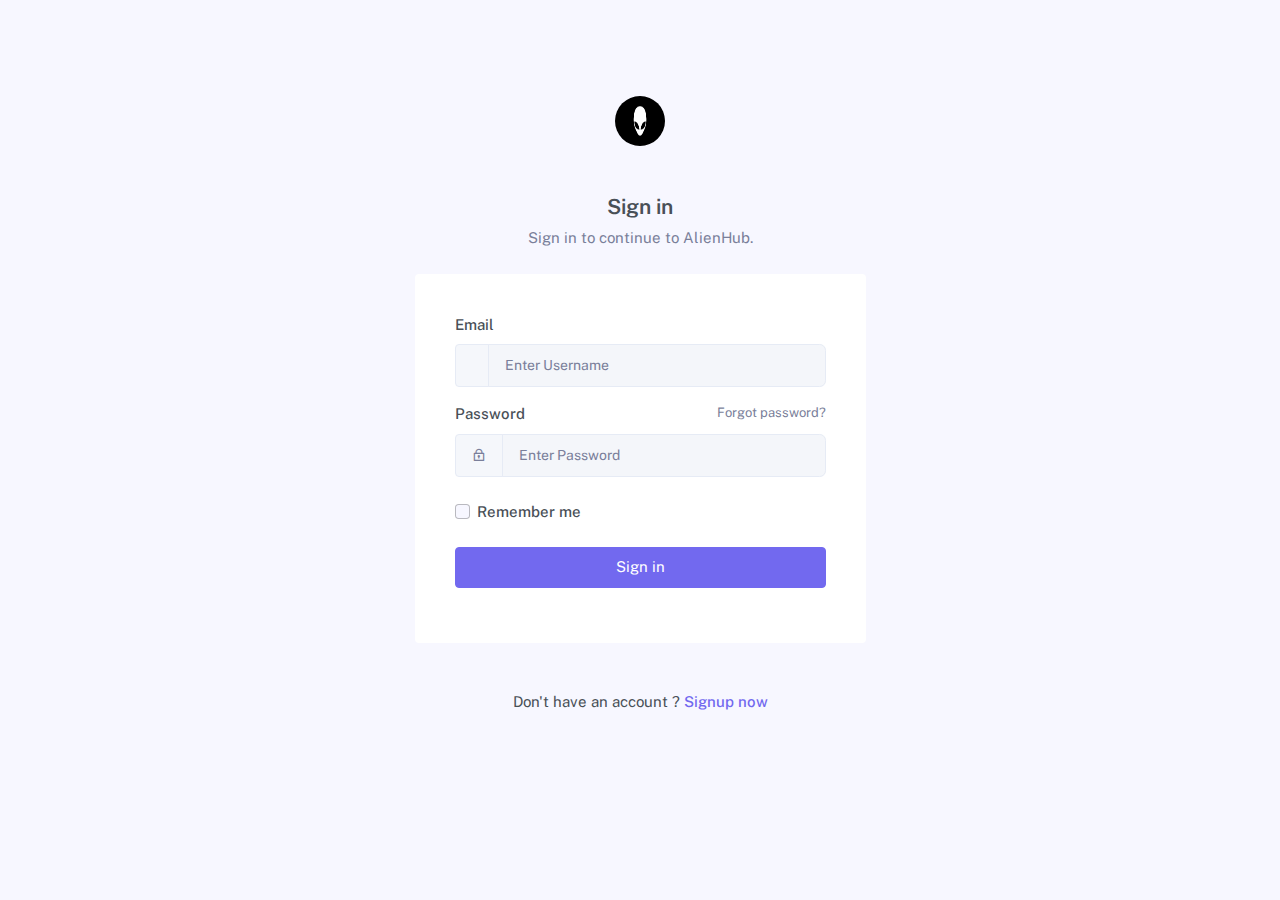
<file: auth-login.html>
<html lang="en">

<head>

    <meta charset="utf-8" />
    <title> Log in </title>
    <meta name="viewport" content="width=device-width, initial-scale=1.0">
    <!-- App favicon -->
    <link rel="shortcut icon" href="assets/images/favicon.ico">

    <!-- Bootstrap Css -->
    <link href="assets/css/bootstrap.min.css" id="bootstrap-style" rel="stylesheet" type="text/css" />
    <!-- Icons Css -->
    <link href="assets/css/icons.min.css" rel="stylesheet" type="text/css" />
    <!-- App Css-->
    <link href="assets/css/app.min.css" id="app-style" rel="stylesheet" type="text/css" />


</head>

<body>


    <div class="account-pages my-5 pt-sm-5">
        <div class="container">
            <div class="row justify-content-center">
                <div class="col-md-8 col-lg-6 col-xl-5">
                    <div class="text-center mb-4">
                        <a href="index.html" class="auth-logo mb-5 d-block">
                            <img src="assets/images/logo.jpg" alt="" height="50" width="50" class="rounded-circle">
                        </a>

                        <h4>Sign in</h4>
                        <p class="text-muted mb-4">Sign in to continue to AlienHub.</p>

                    </div>

                    <div class="card">
                        <div class="card-body p-4">
                            <div class="p-3">
                                <form onsubmit="return onLogin()">

                                    <div class="mb-3">
                                        <label class="form-label">Email</label>
                                        <div class="input-group mb-3 bg-soft-light rounded-3">
                                            <span class="input-group-text text-muted" id="basic-addon3">
                                                <i class="ri-mail-2-line"></i>
                                            </span>
                                            <input type="email" name="email"
                                                class="form-control form-control-lg border-light bg-soft-light"
                                                placeholder="Enter Username" aria-label="Enter Username"
                                                aria-describedby="basic-addon3">
                                        </div>
                                    </div>

                                    <div class="mb-4">
                                        <div class="float-end">
                                            <a href="auth-recoverpw.html" class="text-muted font-size-13">Forgot
                                                password?</a>
                                        </div>
                                        <label class="form-label">Password</label>
                                        <div class="input-group mb-3 bg-soft-light rounded-3">
                                            <span class="input-group-text text-muted" id="basic-addon4">
                                                <i class="ri-lock-2-line"></i>
                                            </span>
                                            <input type="password" name="password"
                                                class="form-control form-control-lg border-light bg-soft-light"
                                                placeholder="Enter Password" aria-label="Enter Password"
                                                aria-describedby="basic-addon4">

                                        </div>
                                    </div>

                                    <div class="form-check mb-4">
                                        <input type="checkbox" class="form-check-input" id="remember-check">
                                        <label class="form-check-label" for="remember-check">Remember me</label>
                                    </div>

                                    <div class="d-grid">
                                        <button class="btn btn-primary waves-effect waves-light" type="submit">Sign
                                            in</button>
                                    </div>

                                </form>
                            </div>
                        </div>
                    </div>

                    <div class="mt-5 text-center">
                        <p>Don't have an account ? <a href="auth-register.html" class="fw-medium text-primary"> Signup
                                now </a> </p>
                    </div>
                </div>
            </div>
        </div>
    </div>
    <!-- end account-pages -->


    <!-- JAVASCRIPT -->
    <script src="assets/libs/jquery/jquery.min.js"></script>
    <script src="assets/libs/bootstrap/js/bootstrap.bundle.min.js"></script>
    <script src="assets/libs/simplebar/simplebar.min.js"></script>
    <script src="assets/libs/node-waves/waves.min.js"></script>

    <script src="assets/js/app.js"></script>
    <script>
        function onLogin() {

            const params = {
                email: $("[name='email']").val(),
                password: $("[name='password']").val(),
            }
            $.ajax({
                type: 'POST',
                dataType: 'JSON',
                contentType: 'application/json',
                data: JSON.stringify(params),
                url: 'http://127.0.0.1:8080/user/login',
                headers: { 'Access-Control-Allow-Origin': '*' },
                success: function (data, status, xhr) {
                    localStorage.setItem("userId", data.data.alienId)
                    window.location.replace('/');
                },
                error: function (data, status, xhr) {
                    console.log('data: ', data);
                    alert(data.message)

                }
            });
            return false
        }
    </script>

</body>

</html>
</file>
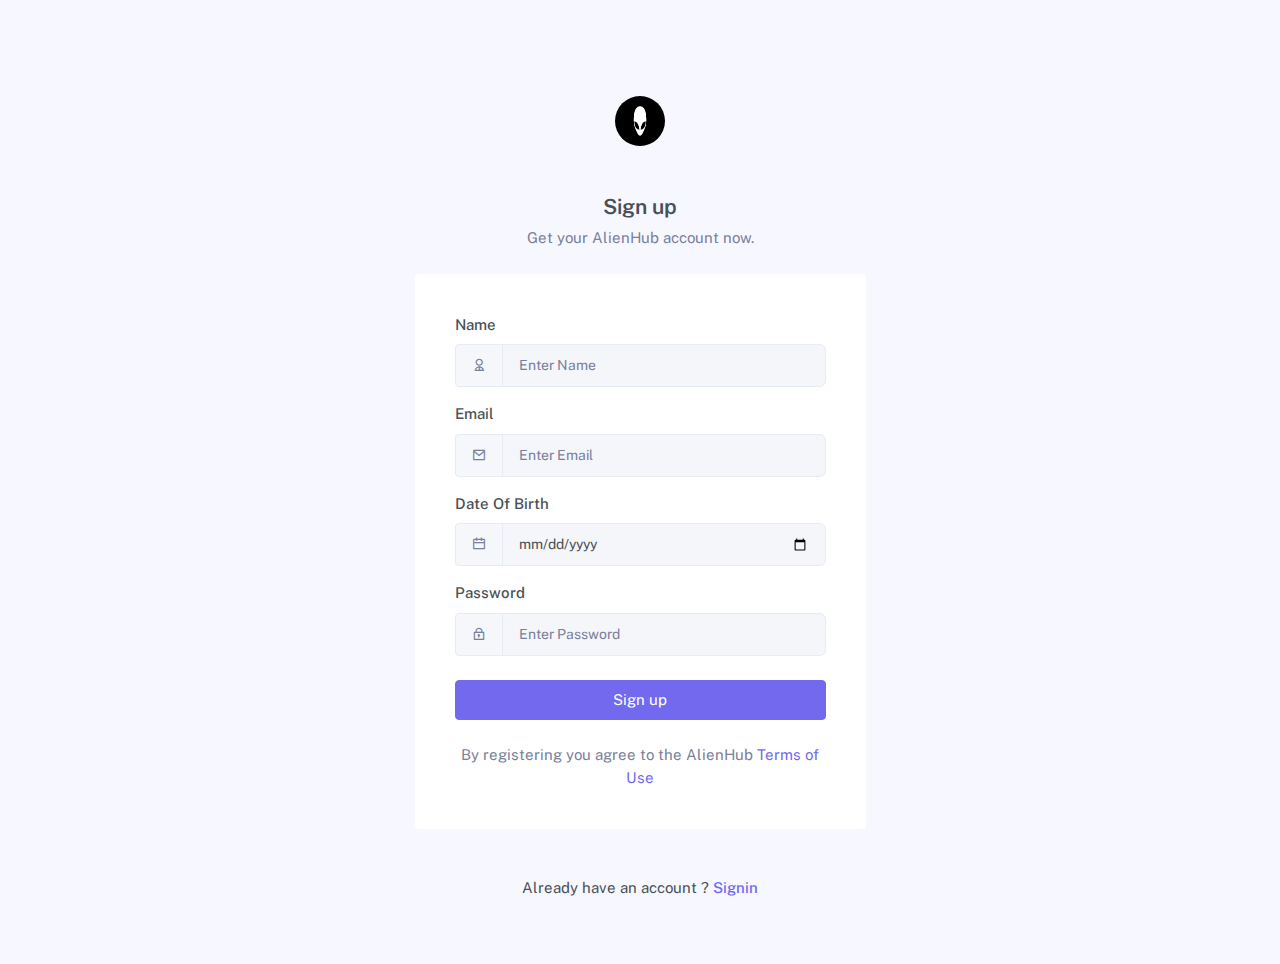
<file: auth-register.html>
<!doctype html>
<html lang="en">

<head>

    <meta charset="utf-8" />
    <title>Register</title>
    <meta name="viewport" content="width=device-width, initial-scale=1.0">
    <!-- App favicon -->
    <link rel="shortcut icon" href="assets/images/favicon.ico">

    <!-- Bootstrap Css -->
    <link href="assets/css/bootstrap.min.css" id="bootstrap-style" rel="stylesheet" type="text/css" />
    <!-- Icons Css -->
    <link href="assets/css/icons.min.css" rel="stylesheet" type="text/css" />
    <!-- App Css-->
    <link href="assets/css/app.min.css" id="app-style" rel="stylesheet" type="text/css" />


</head>

<body>


    <div class="account-pages my-5 pt-sm-5">
        <div class="container">
            <div class="row justify-content-center">
                <div class="col-md-8 col-lg-6 col-xl-5">
                    <div class="text-center mb-4">
                        <a href="index.html" class="auth-logo mb-5 d-block">
                            <img src="assets/images/logo.jpg" alt="" height="50" width="50" class="rounded-circle">
                        </a>

                        <h4>Sign up</h4>
                        <p class="text-muted mb-4">Get your AlienHub account now.</p>

                    </div>

                    <div class="card">
                        <div class="card-body p-4">
                            <div class="p-3">
                                <form>

                                    <div class="mb-3">
                                        <label class="form-label">Name</label>
                                        <div class="input-group bg-soft-light rounded-3  mb-3">
                                            <span class="input-group-text text-muted" id="basic-addon5">
                                                <i class="ri-user-2-line"></i>
                                            </span>
                                            <input type="name" name="name"
                                                class="form-control form-control-lg bg-soft-light border-light"
                                                placeholder="Enter Name" aria-label="Enter Email"
                                                aria-describedby="basic-addon5">

                                        </div>
                                    </div>

                                    <div class="mb-3">
                                        <label class="form-label">Email</label>
                                        <div class="input-group bg-soft-light rounded-3  mb-3">
                                            <span class="input-group-text text-muted" id="basic-addon5">
                                                <i class="ri-mail-line"></i>
                                            </span>
                                            <input type="email" name="email"
                                                class="form-control form-control-lg bg-soft-light border-light"
                                                placeholder="Enter Email" aria-label="Enter Email"
                                                aria-describedby="basic-addon5">

                                        </div>
                                    </div>

                                    <div class="mb-3">
                                        <label class="form-label">Date Of Birth</label>
                                        <div class="input-group bg-soft-light mb-3 rounded-3">
                                            <span class="input-group-text border-light text-muted" id="basic-addon6">
                                                <i class="ri-calendar-line"></i>
                                            </span>
                                            <input type="date" name="dob"
                                                class="form-control form-control-lg bg-soft-light border-light"
                                                placeholder="Enter Username" aria-label="Enter DOB"
                                                aria-describedby="basic-addon6">

                                        </div>
                                    </div>


                                    <div class="mb-4">
                                        <label class="form-label">Password</label>
                                        <div class="input-group bg-soft-light mb-3 rounded-3">
                                            <span class="input-group-text border-light text-muted" id="basic-addon7">
                                                <i class="ri-lock-2-line"></i>
                                            </span>
                                            <input type="password" name="password"
                                                class="form-control form-control-lg bg-soft-light border-light"
                                                placeholder="Enter Password" aria-label="Enter Password"
                                                aria-describedby="basic-addon7">

                                        </div>
                                    </div>


                                    <div class="d-grid">
                                        <button class="btn btn-primary waves-effect waves-light"
                                            onclick="handleSubmit(event)">Sign
                                            up</button>
                                    </div>

                                    <div class="mt-4 text-center">
                                        <p class="text-muted mb-0">By registering you agree to the AlienHub <a href="#"
                                                class="text-primary">Terms of Use</a></p>
                                    </div>

                                </form>
                            </div>
                        </div>
                    </div>

                    <div class="mt-5 text-center">
                        <p>Already have an account ? <a href="auth-login.html" class="fw-medium text-primary"> Signin
                            </a> </p>
                        <!-- <p>© AlienHub. Crafted with <i class="mdi mdi-heart text-danger"></i> by Softonic Solutions</p> -->
                    </div>
                </div>
            </div>
        </div>
    </div>
    <!-- end account-pages -->



    <!-- JAVASCRIPT -->
    <script src="assets/libs/jquery/jquery.min.js"></script>
    <script src="assets/libs/bootstrap/js/bootstrap.bundle.min.js"></script>
    <script src="assets/libs/simplebar/simplebar.min.js"></script>
    <script src="assets/libs/node-waves/waves.min.js"></script>

    <script src="assets/js/app.js">




    </script>

    <script>

        function handleSubmit(event) {
            event.preventDefault();

            const params = {
                name: $("[name='name']").val(),
                email: $("[name='email']").val(),
                dob: $("[name='dob']").val(),
                lat: getRandomLat().lat,
                longg: getRandomLat().long,
                password: $("[name='password']").val(),

            }


            console.log(params);
            $.ajax({
                type: 'POST',
                dataType: 'JSON',
                contentType: 'application/json',
                data: JSON.stringify(params),
                url: 'http://127.0.0.1:8080/user/signup',
                headers: { 'Access-Control-Allow-Origin': '*' },
                success: function (data, status, xhr) {
                    alert(data.message)
                },
                error: function (data, status, xhr) {
                    alert(data.message)

                }
            });
        }

        const form = document.querySelector('form');
        form.addEventListener('submit', handleSubmit);

    </script>

</body>

</html>
</file>
<file: assets/css/icons.min.css>
@font-face{font-family:"Material Design Icons";src:url(../fonts/materialdesignicons-webfont7e1c.eot?v=5.0.45);src:url(../fonts/materialdesignicons-webfontd41d.eot?#iefix&v=5.0.45) format("embedded-opentype"),url(../fonts/materialdesignicons-webfont7e1c.html?v=5.0.45) format("woff2"),url(../fonts/materialdesignicons-webfont7e1c.woff?v=5.0.45) format("woff"),url(../fonts/materialdesignicons-webfont7e1c.ttf?v=5.0.45) format("truetype");font-weight:400;font-style:normal}.mdi-set,.mdi:before{display:inline-block;font:normal normal normal 24px/1 "Material Design Icons";font-size:inherit;text-rendering:auto;line-height:inherit;-webkit-font-smoothing:antialiased;-moz-osx-font-smoothing:grayscale}.mdi-ab-testing::before{content:"\f01c9"}.mdi-abjad-arabic::before{content:"\f1328"}.mdi-abjad-hebrew::before{content:"\f1329"}.mdi-abugida-devanagari::before{content:"\f132a"}.mdi-abugida-thai::before{content:"\f132b"}.mdi-access-point::before{content:"\f0003"}.mdi-access-point-network::before{content:"\f0002"}.mdi-access-point-network-off::before{content:"\f0be1"}.mdi-account::before{content:"\f0004"}.mdi-account-alert::before{content:"\f0005"}.mdi-account-alert-outline::before{content:"\f0b50"}.mdi-account-arrow-left::before{content:"\f0b51"}.mdi-account-arrow-left-outline::before{content:"\f0b52"}.mdi-account-arrow-right::before{content:"\f0b53"}.mdi-account-arrow-right-outline::before{content:"\f0b54"}.mdi-account-box::before{content:"\f0006"}.mdi-account-box-multiple::before{content:"\f0934"}.mdi-account-box-multiple-outline::before{content:"\f100a"}.mdi-account-box-outline::before{content:"\f0007"}.mdi-account-cancel::before{content:"\f12df"}.mdi-account-cancel-outline::before{content:"\f12e0"}.mdi-account-cash::before{content:"\f1097"}.mdi-account-cash-outline::before{content:"\f1098"}.mdi-account-check::before{content:"\f0008"}.mdi-account-check-outline::before{content:"\f0be2"}.mdi-account-child::before{content:"\f0a89"}.mdi-account-child-circle::before{content:"\f0a8a"}.mdi-account-child-outline::before{content:"\f10c8"}.mdi-account-circle::before{content:"\f0009"}.mdi-account-circle-outline::before{content:"\f0b55"}.mdi-account-clock::before{content:"\f0b56"}.mdi-account-clock-outline::before{content:"\f0b57"}.mdi-account-cog::before{content:"\f1370"}.mdi-account-cog-outline::before{content:"\f1371"}.mdi-account-convert::before{content:"\f000a"}.mdi-account-convert-outline::before{content:"\f1301"}.mdi-account-cowboy-hat::before{content:"\f0e9b"}.mdi-account-details::before{content:"\f0631"}.mdi-account-details-outline::before{content:"\f1372"}.mdi-account-edit::before{content:"\f06bc"}.mdi-account-edit-outline::before{content:"\f0ffb"}.mdi-account-group::before{content:"\f0849"}.mdi-account-group-outline::before{content:"\f0b58"}.mdi-account-hard-hat::before{content:"\f05b5"}.mdi-account-heart::before{content:"\f0899"}.mdi-account-heart-outline::before{content:"\f0be3"}.mdi-account-key::before{content:"\f000b"}.mdi-account-key-outline::before{content:"\f0be4"}.mdi-account-lock::before{content:"\f115e"}.mdi-account-lock-outline::before{content:"\f115f"}.mdi-account-minus::before{content:"\f000d"}.mdi-account-minus-outline::before{content:"\f0aec"}.mdi-account-multiple::before{content:"\f000e"}.mdi-account-multiple-check::before{content:"\f08c5"}.mdi-account-multiple-check-outline::before{content:"\f11fe"}.mdi-account-multiple-minus::before{content:"\f05d3"}.mdi-account-multiple-minus-outline::before{content:"\f0be5"}.mdi-account-multiple-outline::before{content:"\f000f"}.mdi-account-multiple-plus::before{content:"\f0010"}.mdi-account-multiple-plus-outline::before{content:"\f0800"}.mdi-account-multiple-remove::before{content:"\f120a"}.mdi-account-multiple-remove-outline::before{content:"\f120b"}.mdi-account-music::before{content:"\f0803"}.mdi-account-music-outline::before{content:"\f0ce9"}.mdi-account-network::before{content:"\f0011"}.mdi-account-network-outline::before{content:"\f0be6"}.mdi-account-off::before{content:"\f0012"}.mdi-account-off-outline::before{content:"\f0be7"}.mdi-account-outline::before{content:"\f0013"}.mdi-account-plus::before{content:"\f0014"}.mdi-account-plus-outline::before{content:"\f0801"}.mdi-account-question::before{content:"\f0b59"}.mdi-account-question-outline::before{content:"\f0b5a"}.mdi-account-remove::before{content:"\f0015"}.mdi-account-remove-outline::before{content:"\f0aed"}.mdi-account-search::before{content:"\f0016"}.mdi-account-search-outline::before{content:"\f0935"}.mdi-account-settings::before{content:"\f0630"}.mdi-account-settings-outline::before{content:"\f10c9"}.mdi-account-star::before{content:"\f0017"}.mdi-account-star-outline::before{content:"\f0be8"}.mdi-account-supervisor::before{content:"\f0a8b"}.mdi-account-supervisor-circle::before{content:"\f0a8c"}.mdi-account-supervisor-outline::before{content:"\f112d"}.mdi-account-switch::before{content:"\f0019"}.mdi-account-switch-outline::before{content:"\f04cb"}.mdi-account-tie::before{content:"\f0ce3"}.mdi-account-tie-outline::before{content:"\f10ca"}.mdi-account-tie-voice::before{content:"\f1308"}.mdi-account-tie-voice-off::before{content:"\f130a"}.mdi-account-tie-voice-off-outline::before{content:"\f130b"}.mdi-account-tie-voice-outline::before{content:"\f1309"}.mdi-account-voice::before{content:"\f05cb"}.mdi-adjust::before{content:"\f001a"}.mdi-adobe::before{content:"\f0936"}.mdi-adobe-acrobat::before{content:"\f0f9d"}.mdi-air-conditioner::before{content:"\f001b"}.mdi-air-filter::before{content:"\f0d43"}.mdi-air-horn::before{content:"\f0dac"}.mdi-air-humidifier::before{content:"\f1099"}.mdi-air-purifier::before{content:"\f0d44"}.mdi-airbag::before{content:"\f0be9"}.mdi-airballoon::before{content:"\f001c"}.mdi-airballoon-outline::before{content:"\f100b"}.mdi-airplane::before{content:"\f001d"}.mdi-airplane-landing::before{content:"\f05d4"}.mdi-airplane-off::before{content:"\f001e"}.mdi-airplane-takeoff::before{content:"\f05d5"}.mdi-airport::before{content:"\f084b"}.mdi-alarm::before{content:"\f0020"}.mdi-alarm-bell::before{content:"\f078e"}.mdi-alarm-check::before{content:"\f0021"}.mdi-alarm-light::before{content:"\f078f"}.mdi-alarm-light-outline::before{content:"\f0bea"}.mdi-alarm-multiple::before{content:"\f0022"}.mdi-alarm-note::before{content:"\f0e71"}.mdi-alarm-note-off::before{content:"\f0e72"}.mdi-alarm-off::before{content:"\f0023"}.mdi-alarm-plus::before{content:"\f0024"}.mdi-alarm-snooze::before{content:"\f068e"}.mdi-album::before{content:"\f0025"}.mdi-alert::before{content:"\f0026"}.mdi-alert-box::before{content:"\f0027"}.mdi-alert-box-outline::before{content:"\f0ce4"}.mdi-alert-circle::before{content:"\f0028"}.mdi-alert-circle-check::before{content:"\f11ed"}.mdi-alert-circle-check-outline::before{content:"\f11ee"}.mdi-alert-circle-outline::before{content:"\f05d6"}.mdi-alert-decagram::before{content:"\f06bd"}.mdi-alert-decagram-outline::before{content:"\f0ce5"}.mdi-alert-octagon::before{content:"\f0029"}.mdi-alert-octagon-outline::before{content:"\f0ce6"}.mdi-alert-octagram::before{content:"\f0767"}.mdi-alert-octagram-outline::before{content:"\f0ce7"}.mdi-alert-outline::before{content:"\f002a"}.mdi-alert-rhombus::before{content:"\f11ce"}.mdi-alert-rhombus-outline::before{content:"\f11cf"}.mdi-alien::before{content:"\f089a"}.mdi-alien-outline::before{content:"\f10cb"}.mdi-align-horizontal-center::before{content:"\f11c3"}.mdi-align-horizontal-left::before{content:"\f11c2"}.mdi-align-horizontal-right::before{content:"\f11c4"}.mdi-align-vertical-bottom::before{content:"\f11c5"}.mdi-align-vertical-center::before{content:"\f11c6"}.mdi-align-vertical-top::before{content:"\f11c7"}.mdi-all-inclusive::before{content:"\f06be"}.mdi-allergy::before{content:"\f1258"}.mdi-alpha::before{content:"\f002b"}.mdi-alpha-a::before{content:"\f0aee"}.mdi-alpha-a-box::before{content:"\f0b08"}.mdi-alpha-a-box-outline::before{content:"\f0beb"}.mdi-alpha-a-circle::before{content:"\f0bec"}.mdi-alpha-a-circle-outline::before{content:"\f0bed"}.mdi-alpha-b::before{content:"\f0aef"}.mdi-alpha-b-box::before{content:"\f0b09"}.mdi-alpha-b-box-outline::before{content:"\f0bee"}.mdi-alpha-b-circle::before{content:"\f0bef"}.mdi-alpha-b-circle-outline::before{content:"\f0bf0"}.mdi-alpha-c::before{content:"\f0af0"}.mdi-alpha-c-box::before{content:"\f0b0a"}.mdi-alpha-c-box-outline::before{content:"\f0bf1"}.mdi-alpha-c-circle::before{content:"\f0bf2"}.mdi-alpha-c-circle-outline::before{content:"\f0bf3"}.mdi-alpha-d::before{content:"\f0af1"}.mdi-alpha-d-box::before{content:"\f0b0b"}.mdi-alpha-d-box-outline::before{content:"\f0bf4"}.mdi-alpha-d-circle::before{content:"\f0bf5"}.mdi-alpha-d-circle-outline::before{content:"\f0bf6"}.mdi-alpha-e::before{content:"\f0af2"}.mdi-alpha-e-box::before{content:"\f0b0c"}.mdi-alpha-e-box-outline::before{content:"\f0bf7"}.mdi-alpha-e-circle::before{content:"\f0bf8"}.mdi-alpha-e-circle-outline::before{content:"\f0bf9"}.mdi-alpha-f::before{content:"\f0af3"}.mdi-alpha-f-box::before{content:"\f0b0d"}.mdi-alpha-f-box-outline::before{content:"\f0bfa"}.mdi-alpha-f-circle::before{content:"\f0bfb"}.mdi-alpha-f-circle-outline::before{content:"\f0bfc"}.mdi-alpha-g::before{content:"\f0af4"}.mdi-alpha-g-box::before{content:"\f0b0e"}.mdi-alpha-g-box-outline::before{content:"\f0bfd"}.mdi-alpha-g-circle::before{content:"\f0bfe"}.mdi-alpha-g-circle-outline::before{content:"\f0bff"}.mdi-alpha-h::before{content:"\f0af5"}.mdi-alpha-h-box::before{content:"\f0b0f"}.mdi-alpha-h-box-outline::before{content:"\f0c00"}.mdi-alpha-h-circle::before{content:"\f0c01"}.mdi-alpha-h-circle-outline::before{content:"\f0c02"}.mdi-alpha-i::before{content:"\f0af6"}.mdi-alpha-i-box::before{content:"\f0b10"}.mdi-alpha-i-box-outline::before{content:"\f0c03"}.mdi-alpha-i-circle::before{content:"\f0c04"}.mdi-alpha-i-circle-outline::before{content:"\f0c05"}.mdi-alpha-j::before{content:"\f0af7"}.mdi-alpha-j-box::before{content:"\f0b11"}.mdi-alpha-j-box-outline::before{content:"\f0c06"}.mdi-alpha-j-circle::before{content:"\f0c07"}.mdi-alpha-j-circle-outline::before{content:"\f0c08"}.mdi-alpha-k::before{content:"\f0af8"}.mdi-alpha-k-box::before{content:"\f0b12"}.mdi-alpha-k-box-outline::before{content:"\f0c09"}.mdi-alpha-k-circle::before{content:"\f0c0a"}.mdi-alpha-k-circle-outline::before{content:"\f0c0b"}.mdi-alpha-l::before{content:"\f0af9"}.mdi-alpha-l-box::before{content:"\f0b13"}.mdi-alpha-l-box-outline::before{content:"\f0c0c"}.mdi-alpha-l-circle::before{content:"\f0c0d"}.mdi-alpha-l-circle-outline::before{content:"\f0c0e"}.mdi-alpha-m::before{content:"\f0afa"}.mdi-alpha-m-box::before{content:"\f0b14"}.mdi-alpha-m-box-outline::before{content:"\f0c0f"}.mdi-alpha-m-circle::before{content:"\f0c10"}.mdi-alpha-m-circle-outline::before{content:"\f0c11"}.mdi-alpha-n::before{content:"\f0afb"}.mdi-alpha-n-box::before{content:"\f0b15"}.mdi-alpha-n-box-outline::before{content:"\f0c12"}.mdi-alpha-n-circle::before{content:"\f0c13"}.mdi-alpha-n-circle-outline::before{content:"\f0c14"}.mdi-alpha-o::before{content:"\f0afc"}.mdi-alpha-o-box::before{content:"\f0b16"}.mdi-alpha-o-box-outline::before{content:"\f0c15"}.mdi-alpha-o-circle::before{content:"\f0c16"}.mdi-alpha-o-circle-outline::before{content:"\f0c17"}.mdi-alpha-p::before{content:"\f0afd"}.mdi-alpha-p-box::before{content:"\f0b17"}.mdi-alpha-p-box-outline::before{content:"\f0c18"}.mdi-alpha-p-circle::before{content:"\f0c19"}.mdi-alpha-p-circle-outline::before{content:"\f0c1a"}.mdi-alpha-q::before{content:"\f0afe"}.mdi-alpha-q-box::before{content:"\f0b18"}.mdi-alpha-q-box-outline::before{content:"\f0c1b"}.mdi-alpha-q-circle::before{content:"\f0c1c"}.mdi-alpha-q-circle-outline::before{content:"\f0c1d"}.mdi-alpha-r::before{content:"\f0aff"}.mdi-alpha-r-box::before{content:"\f0b19"}.mdi-alpha-r-box-outline::before{content:"\f0c1e"}.mdi-alpha-r-circle::before{content:"\f0c1f"}.mdi-alpha-r-circle-outline::before{content:"\f0c20"}.mdi-alpha-s::before{content:"\f0b00"}.mdi-alpha-s-box::before{content:"\f0b1a"}.mdi-alpha-s-box-outline::before{content:"\f0c21"}.mdi-alpha-s-circle::before{content:"\f0c22"}.mdi-alpha-s-circle-outline::before{content:"\f0c23"}.mdi-alpha-t::before{content:"\f0b01"}.mdi-alpha-t-box::before{content:"\f0b1b"}.mdi-alpha-t-box-outline::before{content:"\f0c24"}.mdi-alpha-t-circle::before{content:"\f0c25"}.mdi-alpha-t-circle-outline::before{content:"\f0c26"}.mdi-alpha-u::before{content:"\f0b02"}.mdi-alpha-u-box::before{content:"\f0b1c"}.mdi-alpha-u-box-outline::before{content:"\f0c27"}.mdi-alpha-u-circle::before{content:"\f0c28"}.mdi-alpha-u-circle-outline::before{content:"\f0c29"}.mdi-alpha-v::before{content:"\f0b03"}.mdi-alpha-v-box::before{content:"\f0b1d"}.mdi-alpha-v-box-outline::before{content:"\f0c2a"}.mdi-alpha-v-circle::before{content:"\f0c2b"}.mdi-alpha-v-circle-outline::before{content:"\f0c2c"}.mdi-alpha-w::before{content:"\f0b04"}.mdi-alpha-w-box::before{content:"\f0b1e"}.mdi-alpha-w-box-outline::before{content:"\f0c2d"}.mdi-alpha-w-circle::before{content:"\f0c2e"}.mdi-alpha-w-circle-outline::before{content:"\f0c2f"}.mdi-alpha-x::before{content:"\f0b05"}.mdi-alpha-x-box::before{content:"\f0b1f"}.mdi-alpha-x-box-outline::before{content:"\f0c30"}.mdi-alpha-x-circle::before{content:"\f0c31"}.mdi-alpha-x-circle-outline::before{content:"\f0c32"}.mdi-alpha-y::before{content:"\f0b06"}.mdi-alpha-y-box::before{content:"\f0b20"}.mdi-alpha-y-box-outline::before{content:"\f0c33"}.mdi-alpha-y-circle::before{content:"\f0c34"}.mdi-alpha-y-circle-outline::before{content:"\f0c35"}.mdi-alpha-z::before{content:"\f0b07"}.mdi-alpha-z-box::before{content:"\f0b21"}.mdi-alpha-z-box-outline::before{content:"\f0c36"}.mdi-alpha-z-circle::before{content:"\f0c37"}.mdi-alpha-z-circle-outline::before{content:"\f0c38"}.mdi-alphabet-aurebesh::before{content:"\f132c"}.mdi-alphabet-cyrillic::before{content:"\f132d"}.mdi-alphabet-greek::before{content:"\f132e"}.mdi-alphabet-latin::before{content:"\f132f"}.mdi-alphabet-piqad::before{content:"\f1330"}.mdi-alphabet-tengwar::before{content:"\f1337"}.mdi-alphabetical::before{content:"\f002c"}.mdi-alphabetical-off::before{content:"\f100c"}.mdi-alphabetical-variant::before{content:"\f100d"}.mdi-alphabetical-variant-off::before{content:"\f100e"}.mdi-altimeter::before{content:"\f05d7"}.mdi-amazon::before{content:"\f002d"}.mdi-amazon-alexa::before{content:"\f08c6"}.mdi-ambulance::before{content:"\f002f"}.mdi-ammunition::before{content:"\f0ce8"}.mdi-ampersand::before{content:"\f0a8d"}.mdi-amplifier::before{content:"\f0030"}.mdi-amplifier-off::before{content:"\f11b5"}.mdi-anchor::before{content:"\f0031"}.mdi-android::before{content:"\f0032"}.mdi-android-auto::before{content:"\f0a8e"}.mdi-android-debug-bridge::before{content:"\f0033"}.mdi-android-messages::before{content:"\f0d45"}.mdi-android-studio::before{content:"\f0034"}.mdi-angle-acute::before{content:"\f0937"}.mdi-angle-obtuse::before{content:"\f0938"}.mdi-angle-right::before{content:"\f0939"}.mdi-angular::before{content:"\f06b2"}.mdi-angularjs::before{content:"\f06bf"}.mdi-animation::before{content:"\f05d8"}.mdi-animation-outline::before{content:"\f0a8f"}.mdi-animation-play::before{content:"\f093a"}.mdi-animation-play-outline::before{content:"\f0a90"}.mdi-ansible::before{content:"\f109a"}.mdi-antenna::before{content:"\f1119"}.mdi-anvil::before{content:"\f089b"}.mdi-apache-kafka::before{content:"\f100f"}.mdi-api::before{content:"\f109b"}.mdi-api-off::before{content:"\f1257"}.mdi-apple::before{content:"\f0035"}.mdi-apple-airplay::before{content:"\f001f"}.mdi-apple-finder::before{content:"\f0036"}.mdi-apple-icloud::before{content:"\f0038"}.mdi-apple-ios::before{content:"\f0037"}.mdi-apple-keyboard-caps::before{content:"\f0632"}.mdi-apple-keyboard-command::before{content:"\f0633"}.mdi-apple-keyboard-control::before{content:"\f0634"}.mdi-apple-keyboard-option::before{content:"\f0635"}.mdi-apple-keyboard-shift::before{content:"\f0636"}.mdi-apple-safari::before{content:"\f0039"}.mdi-application::before{content:"\f0614"}.mdi-application-export::before{content:"\f0dad"}.mdi-application-import::before{content:"\f0dae"}.mdi-approximately-equal::before{content:"\f0f9e"}.mdi-approximately-equal-box::before{content:"\f0f9f"}.mdi-apps::before{content:"\f003b"}.mdi-apps-box::before{content:"\f0d46"}.mdi-arch::before{content:"\f08c7"}.mdi-archive::before{content:"\f003c"}.mdi-archive-arrow-down::before{content:"\f1259"}.mdi-archive-arrow-down-outline::before{content:"\f125a"}.mdi-archive-arrow-up::before{content:"\f125b"}.mdi-archive-arrow-up-outline::before{content:"\f125c"}.mdi-archive-outline::before{content:"\f120e"}.mdi-arm-flex::before{content:"\f0fd7"}.mdi-arm-flex-outline::before{content:"\f0fd6"}.mdi-arrange-bring-forward::before{content:"\f003d"}.mdi-arrange-bring-to-front::before{content:"\f003e"}.mdi-arrange-send-backward::before{content:"\f003f"}.mdi-arrange-send-to-back::before{content:"\f0040"}.mdi-arrow-all::before{content:"\f0041"}.mdi-arrow-bottom-left::before{content:"\f0042"}.mdi-arrow-bottom-left-bold-outline::before{content:"\f09b7"}.mdi-arrow-bottom-left-thick::before{content:"\f09b8"}.mdi-arrow-bottom-right::before{content:"\f0043"}.mdi-arrow-bottom-right-bold-outline::before{content:"\f09b9"}.mdi-arrow-bottom-right-thick::before{content:"\f09ba"}.mdi-arrow-collapse::before{content:"\f0615"}.mdi-arrow-collapse-all::before{content:"\f0044"}.mdi-arrow-collapse-down::before{content:"\f0792"}.mdi-arrow-collapse-horizontal::before{content:"\f084c"}.mdi-arrow-collapse-left::before{content:"\f0793"}.mdi-arrow-collapse-right::before{content:"\f0794"}.mdi-arrow-collapse-up::before{content:"\f0795"}.mdi-arrow-collapse-vertical::before{content:"\f084d"}.mdi-arrow-decision::before{content:"\f09bb"}.mdi-arrow-decision-auto::before{content:"\f09bc"}.mdi-arrow-decision-auto-outline::before{content:"\f09bd"}.mdi-arrow-decision-outline::before{content:"\f09be"}.mdi-arrow-down::before{content:"\f0045"}.mdi-arrow-down-bold::before{content:"\f072e"}.mdi-arrow-down-bold-box::before{content:"\f072f"}.mdi-arrow-down-bold-box-outline::before{content:"\f0730"}.mdi-arrow-down-bold-circle::before{content:"\f0047"}.mdi-arrow-down-bold-circle-outline::before{content:"\f0048"}.mdi-arrow-down-bold-hexagon-outline::before{content:"\f0049"}.mdi-arrow-down-bold-outline::before{content:"\f09bf"}.mdi-arrow-down-box::before{content:"\f06c0"}.mdi-arrow-down-circle::before{content:"\f0cdb"}.mdi-arrow-down-circle-outline::before{content:"\f0cdc"}.mdi-arrow-down-drop-circle::before{content:"\f004a"}.mdi-arrow-down-drop-circle-outline::before{content:"\f004b"}.mdi-arrow-down-thick::before{content:"\f0046"}.mdi-arrow-expand::before{content:"\f0616"}.mdi-arrow-expand-all::before{content:"\f004c"}.mdi-arrow-expand-down::before{content:"\f0796"}.mdi-arrow-expand-horizontal::before{content:"\f084e"}.mdi-arrow-expand-left::before{content:"\f0797"}.mdi-arrow-expand-right::before{content:"\f0798"}.mdi-arrow-expand-up::before{content:"\f0799"}.mdi-arrow-expand-vertical::before{content:"\f084f"}.mdi-arrow-horizontal-lock::before{content:"\f115b"}.mdi-arrow-left::before{content:"\f004d"}.mdi-arrow-left-bold::before{content:"\f0731"}.mdi-arrow-left-bold-box::before{content:"\f0732"}.mdi-arrow-left-bold-box-outline::before{content:"\f0733"}.mdi-arrow-left-bold-circle::before{content:"\f004f"}.mdi-arrow-left-bold-circle-outline::before{content:"\f0050"}.mdi-arrow-left-bold-hexagon-outline::before{content:"\f0051"}.mdi-arrow-left-bold-outline::before{content:"\f09c0"}.mdi-arrow-left-box::before{content:"\f06c1"}.mdi-arrow-left-circle::before{content:"\f0cdd"}.mdi-arrow-left-circle-outline::before{content:"\f0cde"}.mdi-arrow-left-drop-circle::before{content:"\f0052"}.mdi-arrow-left-drop-circle-outline::before{content:"\f0053"}.mdi-arrow-left-right::before{content:"\f0e73"}.mdi-arrow-left-right-bold::before{content:"\f0e74"}.mdi-arrow-left-right-bold-outline::before{content:"\f09c1"}.mdi-arrow-left-thick::before{content:"\f004e"}.mdi-arrow-right::before{content:"\f0054"}.mdi-arrow-right-bold::before{content:"\f0734"}.mdi-arrow-right-bold-box::before{content:"\f0735"}.mdi-arrow-right-bold-box-outline::before{content:"\f0736"}.mdi-arrow-right-bold-circle::before{content:"\f0056"}.mdi-arrow-right-bold-circle-outline::before{content:"\f0057"}.mdi-arrow-right-bold-hexagon-outline::before{content:"\f0058"}.mdi-arrow-right-bold-outline::before{content:"\f09c2"}.mdi-arrow-right-box::before{content:"\f06c2"}.mdi-arrow-right-circle::before{content:"\f0cdf"}.mdi-arrow-right-circle-outline::before{content:"\f0ce0"}.mdi-arrow-right-drop-circle::before{content:"\f0059"}.mdi-arrow-right-drop-circle-outline::before{content:"\f005a"}.mdi-arrow-right-thick::before{content:"\f0055"}.mdi-arrow-split-horizontal::before{content:"\f093b"}.mdi-arrow-split-vertical::before{content:"\f093c"}.mdi-arrow-top-left::before{content:"\f005b"}.mdi-arrow-top-left-bold-outline::before{content:"\f09c3"}.mdi-arrow-top-left-bottom-right::before{content:"\f0e75"}.mdi-arrow-top-left-bottom-right-bold::before{content:"\f0e76"}.mdi-arrow-top-left-thick::before{content:"\f09c4"}.mdi-arrow-top-right::before{content:"\f005c"}.mdi-arrow-top-right-bold-outline::before{content:"\f09c5"}.mdi-arrow-top-right-bottom-left::before{content:"\f0e77"}.mdi-arrow-top-right-bottom-left-bold::before{content:"\f0e78"}.mdi-arrow-top-right-thick::before{content:"\f09c6"}.mdi-arrow-up::before{content:"\f005d"}.mdi-arrow-up-bold::before{content:"\f0737"}.mdi-arrow-up-bold-box::before{content:"\f0738"}.mdi-arrow-up-bold-box-outline::before{content:"\f0739"}.mdi-arrow-up-bold-circle::before{content:"\f005f"}.mdi-arrow-up-bold-circle-outline::before{content:"\f0060"}.mdi-arrow-up-bold-hexagon-outline::before{content:"\f0061"}.mdi-arrow-up-bold-outline::before{content:"\f09c7"}.mdi-arrow-up-box::before{content:"\f06c3"}.mdi-arrow-up-circle::before{content:"\f0ce1"}.mdi-arrow-up-circle-outline::before{content:"\f0ce2"}.mdi-arrow-up-down::before{content:"\f0e79"}.mdi-arrow-up-down-bold::before{content:"\f0e7a"}.mdi-arrow-up-down-bold-outline::before{content:"\f09c8"}.mdi-arrow-up-drop-circle::before{content:"\f0062"}.mdi-arrow-up-drop-circle-outline::before{content:"\f0063"}.mdi-arrow-up-thick::before{content:"\f005e"}.mdi-arrow-vertical-lock::before{content:"\f115c"}.mdi-artstation::before{content:"\f0b5b"}.mdi-aspect-ratio::before{content:"\f0a24"}.mdi-assistant::before{content:"\f0064"}.mdi-asterisk::before{content:"\f06c4"}.mdi-at::before{content:"\f0065"}.mdi-atlassian::before{content:"\f0804"}.mdi-atm::before{content:"\f0d47"}.mdi-atom::before{content:"\f0768"}.mdi-atom-variant::before{content:"\f0e7b"}.mdi-attachment::before{content:"\f0066"}.mdi-audio-video::before{content:"\f093d"}.mdi-audio-video-off::before{content:"\f11b6"}.mdi-augmented-reality::before{content:"\f0850"}.mdi-auto-download::before{content:"\f137e"}.mdi-auto-fix::before{content:"\f0068"}.mdi-auto-upload::before{content:"\f0069"}.mdi-autorenew::before{content:"\f006a"}.mdi-av-timer::before{content:"\f006b"}.mdi-aws::before{content:"\f0e0f"}.mdi-axe::before{content:"\f08c8"}.mdi-axis::before{content:"\f0d48"}.mdi-axis-arrow::before{content:"\f0d49"}.mdi-axis-arrow-lock::before{content:"\f0d4a"}.mdi-axis-lock::before{content:"\f0d4b"}.mdi-axis-x-arrow::before{content:"\f0d4c"}.mdi-axis-x-arrow-lock::before{content:"\f0d4d"}.mdi-axis-x-rotate-clockwise::before{content:"\f0d4e"}.mdi-axis-x-rotate-counterclockwise::before{content:"\f0d4f"}.mdi-axis-x-y-arrow-lock::before{content:"\f0d50"}.mdi-axis-y-arrow::before{content:"\f0d51"}.mdi-axis-y-arrow-lock::before{content:"\f0d52"}.mdi-axis-y-rotate-clockwise::before{content:"\f0d53"}.mdi-axis-y-rotate-counterclockwise::before{content:"\f0d54"}.mdi-axis-z-arrow::before{content:"\f0d55"}.mdi-axis-z-arrow-lock::before{content:"\f0d56"}.mdi-axis-z-rotate-clockwise::before{content:"\f0d57"}.mdi-axis-z-rotate-counterclockwise::before{content:"\f0d58"}.mdi-babel::before{content:"\f0a25"}.mdi-baby::before{content:"\f006c"}.mdi-baby-bottle::before{content:"\f0f39"}.mdi-baby-bottle-outline::before{content:"\f0f3a"}.mdi-baby-carriage::before{content:"\f068f"}.mdi-baby-carriage-off::before{content:"\f0fa0"}.mdi-baby-face::before{content:"\f0e7c"}.mdi-baby-face-outline::before{content:"\f0e7d"}.mdi-backburger::before{content:"\f006d"}.mdi-backspace::before{content:"\f006e"}.mdi-backspace-outline::before{content:"\f0b5c"}.mdi-backspace-reverse::before{content:"\f0e7e"}.mdi-backspace-reverse-outline::before{content:"\f0e7f"}.mdi-backup-restore::before{content:"\f006f"}.mdi-bacteria::before{content:"\f0ed5"}.mdi-bacteria-outline::before{content:"\f0ed6"}.mdi-badge-account::before{content:"\f0da7"}.mdi-badge-account-alert::before{content:"\f0da8"}.mdi-badge-account-alert-outline::before{content:"\f0da9"}.mdi-badge-account-horizontal::before{content:"\f0e0d"}.mdi-badge-account-horizontal-outline::before{content:"\f0e0e"}.mdi-badge-account-outline::before{content:"\f0daa"}.mdi-badminton::before{content:"\f0851"}.mdi-bag-carry-on::before{content:"\f0f3b"}.mdi-bag-carry-on-check::before{content:"\f0d65"}.mdi-bag-carry-on-off::before{content:"\f0f3c"}.mdi-bag-checked::before{content:"\f0f3d"}.mdi-bag-personal::before{content:"\f0e10"}.mdi-bag-personal-off::before{content:"\f0e11"}.mdi-bag-personal-off-outline::before{content:"\f0e12"}.mdi-bag-personal-outline::before{content:"\f0e13"}.mdi-baguette::before{content:"\f0f3e"}.mdi-balloon::before{content:"\f0a26"}.mdi-ballot::before{content:"\f09c9"}.mdi-ballot-outline::before{content:"\f09ca"}.mdi-ballot-recount::before{content:"\f0c39"}.mdi-ballot-recount-outline::before{content:"\f0c3a"}.mdi-bandage::before{content:"\f0daf"}.mdi-bandcamp::before{content:"\f0675"}.mdi-bank::before{content:"\f0070"}.mdi-bank-minus::before{content:"\f0db0"}.mdi-bank-outline::before{content:"\f0e80"}.mdi-bank-plus::before{content:"\f0db1"}.mdi-bank-remove::before{content:"\f0db2"}.mdi-bank-transfer::before{content:"\f0a27"}.mdi-bank-transfer-in::before{content:"\f0a28"}.mdi-bank-transfer-out::before{content:"\f0a29"}.mdi-barcode::before{content:"\f0071"}.mdi-barcode-off::before{content:"\f1236"}.mdi-barcode-scan::before{content:"\f0072"}.mdi-barley::before{content:"\f0073"}.mdi-barley-off::before{content:"\f0b5d"}.mdi-barn::before{content:"\f0b5e"}.mdi-barrel::before{content:"\f0074"}.mdi-baseball::before{content:"\f0852"}.mdi-baseball-bat::before{content:"\f0853"}.mdi-bash::before{content:"\f1183"}.mdi-basket::before{content:"\f0076"}.mdi-basket-fill::before{content:"\f0077"}.mdi-basket-outline::before{content:"\f1181"}.mdi-basket-unfill::before{content:"\f0078"}.mdi-basketball::before{content:"\f0806"}.mdi-basketball-hoop::before{content:"\f0c3b"}.mdi-basketball-hoop-outline::before{content:"\f0c3c"}.mdi-bat::before{content:"\f0b5f"}.mdi-battery::before{content:"\f0079"}.mdi-battery-10::before{content:"\f007a"}.mdi-battery-10-bluetooth::before{content:"\f093e"}.mdi-battery-20::before{content:"\f007b"}.mdi-battery-20-bluetooth::before{content:"\f093f"}.mdi-battery-30::before{content:"\f007c"}.mdi-battery-30-bluetooth::before{content:"\f0940"}.mdi-battery-40::before{content:"\f007d"}.mdi-battery-40-bluetooth::before{content:"\f0941"}.mdi-battery-50::before{content:"\f007e"}.mdi-battery-50-bluetooth::before{content:"\f0942"}.mdi-battery-60::before{content:"\f007f"}.mdi-battery-60-bluetooth::before{content:"\f0943"}.mdi-battery-70::before{content:"\f0080"}.mdi-battery-70-bluetooth::before{content:"\f0944"}.mdi-battery-80::before{content:"\f0081"}.mdi-battery-80-bluetooth::before{content:"\f0945"}.mdi-battery-90::before{content:"\f0082"}.mdi-battery-90-bluetooth::before{content:"\f0946"}.mdi-battery-alert::before{content:"\f0083"}.mdi-battery-alert-bluetooth::before{content:"\f0947"}.mdi-battery-alert-variant::before{content:"\f10cc"}.mdi-battery-alert-variant-outline::before{content:"\f10cd"}.mdi-battery-bluetooth::before{content:"\f0948"}.mdi-battery-bluetooth-variant::before{content:"\f0949"}.mdi-battery-charging::before{content:"\f0084"}.mdi-battery-charging-10::before{content:"\f089c"}.mdi-battery-charging-100::before{content:"\f0085"}.mdi-battery-charging-20::before{content:"\f0086"}.mdi-battery-charging-30::before{content:"\f0087"}.mdi-battery-charging-40::before{content:"\f0088"}.mdi-battery-charging-50::before{content:"\f089d"}.mdi-battery-charging-60::before{content:"\f0089"}.mdi-battery-charging-70::before{content:"\f089e"}.mdi-battery-charging-80::before{content:"\f008a"}.mdi-battery-charging-90::before{content:"\f008b"}.mdi-battery-charging-high::before{content:"\f12a6"}.mdi-battery-charging-low::before{content:"\f12a4"}.mdi-battery-charging-medium::before{content:"\f12a5"}.mdi-battery-charging-outline::before{content:"\f089f"}.mdi-battery-charging-wireless::before{content:"\f0807"}.mdi-battery-charging-wireless-10::before{content:"\f0808"}.mdi-battery-charging-wireless-20::before{content:"\f0809"}.mdi-battery-charging-wireless-30::before{content:"\f080a"}.mdi-battery-charging-wireless-40::before{content:"\f080b"}.mdi-battery-charging-wireless-50::before{content:"\f080c"}.mdi-battery-charging-wireless-60::before{content:"\f080d"}.mdi-battery-charging-wireless-70::before{content:"\f080e"}.mdi-battery-charging-wireless-80::before{content:"\f080f"}.mdi-battery-charging-wireless-90::before{content:"\f0810"}.mdi-battery-charging-wireless-alert::before{content:"\f0811"}.mdi-battery-charging-wireless-outline::before{content:"\f0812"}.mdi-battery-heart::before{content:"\f120f"}.mdi-battery-heart-outline::before{content:"\f1210"}.mdi-battery-heart-variant::before{content:"\f1211"}.mdi-battery-high::before{content:"\f12a3"}.mdi-battery-low::before{content:"\f12a1"}.mdi-battery-medium::before{content:"\f12a2"}.mdi-battery-minus::before{content:"\f008c"}.mdi-battery-negative::before{content:"\f008d"}.mdi-battery-off::before{content:"\f125d"}.mdi-battery-off-outline::before{content:"\f125e"}.mdi-battery-outline::before{content:"\f008e"}.mdi-battery-plus::before{content:"\f008f"}.mdi-battery-positive::before{content:"\f0090"}.mdi-battery-unknown::before{content:"\f0091"}.mdi-battery-unknown-bluetooth::before{content:"\f094a"}.mdi-battlenet::before{content:"\f0b60"}.mdi-beach::before{content:"\f0092"}.mdi-beaker::before{content:"\f0cea"}.mdi-beaker-alert::before{content:"\f1229"}.mdi-beaker-alert-outline::before{content:"\f122a"}.mdi-beaker-check::before{content:"\f122b"}.mdi-beaker-check-outline::before{content:"\f122c"}.mdi-beaker-minus::before{content:"\f122d"}.mdi-beaker-minus-outline::before{content:"\f122e"}.mdi-beaker-outline::before{content:"\f0690"}.mdi-beaker-plus::before{content:"\f122f"}.mdi-beaker-plus-outline::before{content:"\f1230"}.mdi-beaker-question::before{content:"\f1231"}.mdi-beaker-question-outline::before{content:"\f1232"}.mdi-beaker-remove::before{content:"\f1233"}.mdi-beaker-remove-outline::before{content:"\f1234"}.mdi-bed::before{content:"\f02e3"}.mdi-bed-double::before{content:"\f0fd4"}.mdi-bed-double-outline::before{content:"\f0fd3"}.mdi-bed-empty::before{content:"\f08a0"}.mdi-bed-king::before{content:"\f0fd2"}.mdi-bed-king-outline::before{content:"\f0fd1"}.mdi-bed-outline::before{content:"\f0099"}.mdi-bed-queen::before{content:"\f0fd0"}.mdi-bed-queen-outline::before{content:"\f0fdb"}.mdi-bed-single::before{content:"\f106d"}.mdi-bed-single-outline::before{content:"\f106e"}.mdi-bee::before{content:"\f0fa1"}.mdi-bee-flower::before{content:"\f0fa2"}.mdi-beehive-outline::before{content:"\f10ce"}.mdi-beer::before{content:"\f0098"}.mdi-beer-outline::before{content:"\f130c"}.mdi-bell::before{content:"\f009a"}.mdi-bell-alert::before{content:"\f0d59"}.mdi-bell-alert-outline::before{content:"\f0e81"}.mdi-bell-check::before{content:"\f11e5"}.mdi-bell-check-outline::before{content:"\f11e6"}.mdi-bell-circle::before{content:"\f0d5a"}.mdi-bell-circle-outline::before{content:"\f0d5b"}.mdi-bell-off::before{content:"\f009b"}.mdi-bell-off-outline::before{content:"\f0a91"}.mdi-bell-outline::before{content:"\f009c"}.mdi-bell-plus::before{content:"\f009d"}.mdi-bell-plus-outline::before{content:"\f0a92"}.mdi-bell-ring::before{content:"\f009e"}.mdi-bell-ring-outline::before{content:"\f009f"}.mdi-bell-sleep::before{content:"\f00a0"}.mdi-bell-sleep-outline::before{content:"\f0a93"}.mdi-beta::before{content:"\f00a1"}.mdi-betamax::before{content:"\f09cb"}.mdi-biathlon::before{content:"\f0e14"}.mdi-bicycle::before{content:"\f109c"}.mdi-bicycle-basket::before{content:"\f1235"}.mdi-bike::before{content:"\f00a3"}.mdi-bike-fast::before{content:"\f111f"}.mdi-billboard::before{content:"\f1010"}.mdi-billiards::before{content:"\f0b61"}.mdi-billiards-rack::before{content:"\f0b62"}.mdi-binoculars::before{content:"\f00a5"}.mdi-bio::before{content:"\f00a6"}.mdi-biohazard::before{content:"\f00a7"}.mdi-bitbucket::before{content:"\f00a8"}.mdi-bitcoin::before{content:"\f0813"}.mdi-black-mesa::before{content:"\f00a9"}.mdi-blender::before{content:"\f0ceb"}.mdi-blender-software::before{content:"\f00ab"}.mdi-blinds::before{content:"\f00ac"}.mdi-blinds-open::before{content:"\f1011"}.mdi-block-helper::before{content:"\f00ad"}.mdi-blogger::before{content:"\f00ae"}.mdi-blood-bag::before{content:"\f0cec"}.mdi-bluetooth::before{content:"\f00af"}.mdi-bluetooth-audio::before{content:"\f00b0"}.mdi-bluetooth-connect::before{content:"\f00b1"}.mdi-bluetooth-off::before{content:"\f00b2"}.mdi-bluetooth-settings::before{content:"\f00b3"}.mdi-bluetooth-transfer::before{content:"\f00b4"}.mdi-blur::before{content:"\f00b5"}.mdi-blur-linear::before{content:"\f00b6"}.mdi-blur-off::before{content:"\f00b7"}.mdi-blur-radial::before{content:"\f00b8"}.mdi-bolnisi-cross::before{content:"\f0ced"}.mdi-bolt::before{content:"\f0db3"}.mdi-bomb::before{content:"\f0691"}.mdi-bomb-off::before{content:"\f06c5"}.mdi-bone::before{content:"\f00b9"}.mdi-book::before{content:"\f00ba"}.mdi-book-account::before{content:"\f13ad"}.mdi-book-account-outline::before{content:"\f13ae"}.mdi-book-alphabet::before{content:"\f061d"}.mdi-book-cross::before{content:"\f00a2"}.mdi-book-information-variant::before{content:"\f106f"}.mdi-book-lock::before{content:"\f079a"}.mdi-book-lock-open::before{content:"\f079b"}.mdi-book-minus::before{content:"\f05d9"}.mdi-book-minus-multiple::before{content:"\f0a94"}.mdi-book-minus-multiple-outline::before{content:"\f090b"}.mdi-book-multiple::before{content:"\f00bb"}.mdi-book-multiple-outline::before{content:"\f0436"}.mdi-book-music::before{content:"\f0067"}.mdi-book-open::before{content:"\f00bd"}.mdi-book-open-outline::before{content:"\f0b63"}.mdi-book-open-page-variant::before{content:"\f05da"}.mdi-book-open-variant::before{content:"\f00be"}.mdi-book-outline::before{content:"\f0b64"}.mdi-book-play::before{content:"\f0e82"}.mdi-book-play-outline::before{content:"\f0e83"}.mdi-book-plus::before{content:"\f05db"}.mdi-book-plus-multiple::before{content:"\f0a95"}.mdi-book-plus-multiple-outline::before{content:"\f0ade"}.mdi-book-remove::before{content:"\f0a97"}.mdi-book-remove-multiple::before{content:"\f0a96"}.mdi-book-remove-multiple-outline::before{content:"\f04ca"}.mdi-book-search::before{content:"\f0e84"}.mdi-book-search-outline::before{content:"\f0e85"}.mdi-book-variant::before{content:"\f00bf"}.mdi-book-variant-multiple::before{content:"\f00bc"}.mdi-bookmark::before{content:"\f00c0"}.mdi-bookmark-check::before{content:"\f00c1"}.mdi-bookmark-check-outline::before{content:"\f137b"}.mdi-bookmark-minus::before{content:"\f09cc"}.mdi-bookmark-minus-outline::before{content:"\f09cd"}.mdi-bookmark-multiple::before{content:"\f0e15"}.mdi-bookmark-multiple-outline::before{content:"\f0e16"}.mdi-bookmark-music::before{content:"\f00c2"}.mdi-bookmark-music-outline::before{content:"\f1379"}.mdi-bookmark-off::before{content:"\f09ce"}.mdi-bookmark-off-outline::before{content:"\f09cf"}.mdi-bookmark-outline::before{content:"\f00c3"}.mdi-bookmark-plus::before{content:"\f00c5"}.mdi-bookmark-plus-outline::before{content:"\f00c4"}.mdi-bookmark-remove::before{content:"\f00c6"}.mdi-bookmark-remove-outline::before{content:"\f137a"}.mdi-bookshelf::before{content:"\f125f"}.mdi-boom-gate::before{content:"\f0e86"}.mdi-boom-gate-alert::before{content:"\f0e87"}.mdi-boom-gate-alert-outline::before{content:"\f0e88"}.mdi-boom-gate-down::before{content:"\f0e89"}.mdi-boom-gate-down-outline::before{content:"\f0e8a"}.mdi-boom-gate-outline::before{content:"\f0e8b"}.mdi-boom-gate-up::before{content:"\f0e8c"}.mdi-boom-gate-up-outline::before{content:"\f0e8d"}.mdi-boombox::before{content:"\f05dc"}.mdi-boomerang::before{content:"\f10cf"}.mdi-bootstrap::before{content:"\f06c6"}.mdi-border-all::before{content:"\f00c7"}.mdi-border-all-variant::before{content:"\f08a1"}.mdi-border-bottom::before{content:"\f00c8"}.mdi-border-bottom-variant::before{content:"\f08a2"}.mdi-border-color::before{content:"\f00c9"}.mdi-border-horizontal::before{content:"\f00ca"}.mdi-border-inside::before{content:"\f00cb"}.mdi-border-left::before{content:"\f00cc"}.mdi-border-left-variant::before{content:"\f08a3"}.mdi-border-none::before{content:"\f00cd"}.mdi-border-none-variant::before{content:"\f08a4"}.mdi-border-outside::before{content:"\f00ce"}.mdi-border-right::before{content:"\f00cf"}.mdi-border-right-variant::before{content:"\f08a5"}.mdi-border-style::before{content:"\f00d0"}.mdi-border-top::before{content:"\f00d1"}.mdi-border-top-variant::before{content:"\f08a6"}.mdi-border-vertical::before{content:"\f00d2"}.mdi-bottle-soda::before{content:"\f1070"}.mdi-bottle-soda-classic::before{content:"\f1071"}.mdi-bottle-soda-classic-outline::before{content:"\f1363"}.mdi-bottle-soda-outline::before{content:"\f1072"}.mdi-bottle-tonic::before{content:"\f112e"}.mdi-bottle-tonic-outline::before{content:"\f112f"}.mdi-bottle-tonic-plus::before{content:"\f1130"}.mdi-bottle-tonic-plus-outline::before{content:"\f1131"}.mdi-bottle-tonic-skull::before{content:"\f1132"}.mdi-bottle-tonic-skull-outline::before{content:"\f1133"}.mdi-bottle-wine::before{content:"\f0854"}.mdi-bottle-wine-outline::before{content:"\f1310"}.mdi-bow-tie::before{content:"\f0678"}.mdi-bowl::before{content:"\f028e"}.mdi-bowl-mix::before{content:"\f0617"}.mdi-bowl-mix-outline::before{content:"\f02e4"}.mdi-bowl-outline::before{content:"\f02a9"}.mdi-bowling::before{content:"\f00d3"}.mdi-box::before{content:"\f00d4"}.mdi-box-cutter::before{content:"\f00d5"}.mdi-box-cutter-off::before{content:"\f0b4a"}.mdi-box-shadow::before{content:"\f0637"}.mdi-boxing-glove::before{content:"\f0b65"}.mdi-braille::before{content:"\f09d0"}.mdi-brain::before{content:"\f09d1"}.mdi-bread-slice::before{content:"\f0cee"}.mdi-bread-slice-outline::before{content:"\f0cef"}.mdi-bridge::before{content:"\f0618"}.mdi-briefcase::before{content:"\f00d6"}.mdi-briefcase-account::before{content:"\f0cf0"}.mdi-briefcase-account-outline::before{content:"\f0cf1"}.mdi-briefcase-check::before{content:"\f00d7"}.mdi-briefcase-check-outline::before{content:"\f131e"}.mdi-briefcase-clock::before{content:"\f10d0"}.mdi-briefcase-clock-outline::before{content:"\f10d1"}.mdi-briefcase-download::before{content:"\f00d8"}.mdi-briefcase-download-outline::before{content:"\f0c3d"}.mdi-briefcase-edit::before{content:"\f0a98"}.mdi-briefcase-edit-outline::before{content:"\f0c3e"}.mdi-briefcase-minus::before{content:"\f0a2a"}.mdi-briefcase-minus-outline::before{content:"\f0c3f"}.mdi-briefcase-outline::before{content:"\f0814"}.mdi-briefcase-plus::before{content:"\f0a2b"}.mdi-briefcase-plus-outline::before{content:"\f0c40"}.mdi-briefcase-remove::before{content:"\f0a2c"}.mdi-briefcase-remove-outline::before{content:"\f0c41"}.mdi-briefcase-search::before{content:"\f0a2d"}.mdi-briefcase-search-outline::before{content:"\f0c42"}.mdi-briefcase-upload::before{content:"\f00d9"}.mdi-briefcase-upload-outline::before{content:"\f0c43"}.mdi-brightness-1::before{content:"\f00da"}.mdi-brightness-2::before{content:"\f00db"}.mdi-brightness-3::before{content:"\f00dc"}.mdi-brightness-4::before{content:"\f00dd"}.mdi-brightness-5::before{content:"\f00de"}.mdi-brightness-6::before{content:"\f00df"}.mdi-brightness-7::before{content:"\f00e0"}.mdi-brightness-auto::before{content:"\f00e1"}.mdi-brightness-percent::before{content:"\f0cf2"}.mdi-broom::before{content:"\f00e2"}.mdi-brush::before{content:"\f00e3"}.mdi-buddhism::before{content:"\f094b"}.mdi-buffer::before{content:"\f0619"}.mdi-buffet::before{content:"\f0578"}.mdi-bug::before{content:"\f00e4"}.mdi-bug-check::before{content:"\f0a2e"}.mdi-bug-check-outline::before{content:"\f0a2f"}.mdi-bug-outline::before{content:"\f0a30"}.mdi-bugle::before{content:"\f0db4"}.mdi-bulldozer::before{content:"\f0b22"}.mdi-bullet::before{content:"\f0cf3"}.mdi-bulletin-board::before{content:"\f00e5"}.mdi-bullhorn::before{content:"\f00e6"}.mdi-bullhorn-outline::before{content:"\f0b23"}.mdi-bullseye::before{content:"\f05dd"}.mdi-bullseye-arrow::before{content:"\f08c9"}.mdi-bulma::before{content:"\f12e7"}.mdi-bunk-bed::before{content:"\f1302"}.mdi-bunk-bed-outline::before{content:"\f0097"}.mdi-bus::before{content:"\f00e7"}.mdi-bus-alert::before{content:"\f0a99"}.mdi-bus-articulated-end::before{content:"\f079c"}.mdi-bus-articulated-front::before{content:"\f079d"}.mdi-bus-clock::before{content:"\f08ca"}.mdi-bus-double-decker::before{content:"\f079e"}.mdi-bus-marker::before{content:"\f1212"}.mdi-bus-multiple::before{content:"\f0f3f"}.mdi-bus-school::before{content:"\f079f"}.mdi-bus-side::before{content:"\f07a0"}.mdi-bus-stop::before{content:"\f1012"}.mdi-bus-stop-covered::before{content:"\f1013"}.mdi-bus-stop-uncovered::before{content:"\f1014"}.mdi-cable-data::before{content:"\f1394"}.mdi-cached::before{content:"\f00e8"}.mdi-cactus::before{content:"\f0db5"}.mdi-cake::before{content:"\f00e9"}.mdi-cake-layered::before{content:"\f00ea"}.mdi-cake-variant::before{content:"\f00eb"}.mdi-calculator::before{content:"\f00ec"}.mdi-calculator-variant::before{content:"\f0a9a"}.mdi-calendar::before{content:"\f00ed"}.mdi-calendar-account::before{content:"\f0ed7"}.mdi-calendar-account-outline::before{content:"\f0ed8"}.mdi-calendar-alert::before{content:"\f0a31"}.mdi-calendar-arrow-left::before{content:"\f1134"}.mdi-calendar-arrow-right::before{content:"\f1135"}.mdi-calendar-blank::before{content:"\f00ee"}.mdi-calendar-blank-multiple::before{content:"\f1073"}.mdi-calendar-blank-outline::before{content:"\f0b66"}.mdi-calendar-check::before{content:"\f00ef"}.mdi-calendar-check-outline::before{content:"\f0c44"}.mdi-calendar-clock::before{content:"\f00f0"}.mdi-calendar-edit::before{content:"\f08a7"}.mdi-calendar-export::before{content:"\f0b24"}.mdi-calendar-heart::before{content:"\f09d2"}.mdi-calendar-import::before{content:"\f0b25"}.mdi-calendar-minus::before{content:"\f0d5c"}.mdi-calendar-month::before{content:"\f0e17"}.mdi-calendar-month-outline::before{content:"\f0e18"}.mdi-calendar-multiple::before{content:"\f00f1"}.mdi-calendar-multiple-check::before{content:"\f00f2"}.mdi-calendar-multiselect::before{content:"\f0a32"}.mdi-calendar-outline::before{content:"\f0b67"}.mdi-calendar-plus::before{content:"\f00f3"}.mdi-calendar-question::before{content:"\f0692"}.mdi-calendar-range::before{content:"\f0679"}.mdi-calendar-range-outline::before{content:"\f0b68"}.mdi-calendar-refresh::before{content:"\f01e1"}.mdi-calendar-refresh-outline::before{content:"\f0203"}.mdi-calendar-remove::before{content:"\f00f4"}.mdi-calendar-remove-outline::before{content:"\f0c45"}.mdi-calendar-search::before{content:"\f094c"}.mdi-calendar-star::before{content:"\f09d3"}.mdi-calendar-sync::before{content:"\f0e8e"}.mdi-calendar-sync-outline::before{content:"\f0e8f"}.mdi-calendar-text::before{content:"\f00f5"}.mdi-calendar-text-outline::before{content:"\f0c46"}.mdi-calendar-today::before{content:"\f00f6"}.mdi-calendar-week::before{content:"\f0a33"}.mdi-calendar-week-begin::before{content:"\f0a34"}.mdi-calendar-weekend::before{content:"\f0ed9"}.mdi-calendar-weekend-outline::before{content:"\f0eda"}.mdi-call-made::before{content:"\f00f7"}.mdi-call-merge::before{content:"\f00f8"}.mdi-call-missed::before{content:"\f00f9"}.mdi-call-received::before{content:"\f00fa"}.mdi-call-split::before{content:"\f00fb"}.mdi-camcorder::before{content:"\f00fc"}.mdi-camcorder-off::before{content:"\f00ff"}.mdi-camera::before{content:"\f0100"}.mdi-camera-account::before{content:"\f08cb"}.mdi-camera-burst::before{content:"\f0693"}.mdi-camera-control::before{content:"\f0b69"}.mdi-camera-enhance::before{content:"\f0101"}.mdi-camera-enhance-outline::before{content:"\f0b6a"}.mdi-camera-front::before{content:"\f0102"}.mdi-camera-front-variant::before{content:"\f0103"}.mdi-camera-gopro::before{content:"\f07a1"}.mdi-camera-image::before{content:"\f08cc"}.mdi-camera-iris::before{content:"\f0104"}.mdi-camera-metering-center::before{content:"\f07a2"}.mdi-camera-metering-matrix::before{content:"\f07a3"}.mdi-camera-metering-partial::before{content:"\f07a4"}.mdi-camera-metering-spot::before{content:"\f07a5"}.mdi-camera-off::before{content:"\f05df"}.mdi-camera-outline::before{content:"\f0d5d"}.mdi-camera-party-mode::before{content:"\f0105"}.mdi-camera-plus::before{content:"\f0edb"}.mdi-camera-plus-outline::before{content:"\f0edc"}.mdi-camera-rear::before{content:"\f0106"}.mdi-camera-rear-variant::before{content:"\f0107"}.mdi-camera-retake::before{content:"\f0e19"}.mdi-camera-retake-outline::before{content:"\f0e1a"}.mdi-camera-switch::before{content:"\f0108"}.mdi-camera-switch-outline::before{content:"\f084a"}.mdi-camera-timer::before{content:"\f0109"}.mdi-camera-wireless::before{content:"\f0db6"}.mdi-camera-wireless-outline::before{content:"\f0db7"}.mdi-campfire::before{content:"\f0edd"}.mdi-cancel::before{content:"\f073a"}.mdi-candle::before{content:"\f05e2"}.mdi-candycane::before{content:"\f010a"}.mdi-cannabis::before{content:"\f07a6"}.mdi-caps-lock::before{content:"\f0a9b"}.mdi-car::before{content:"\f010b"}.mdi-car-2-plus::before{content:"\f1015"}.mdi-car-3-plus::before{content:"\f1016"}.mdi-car-arrow-left::before{content:"\f13b2"}.mdi-car-arrow-right::before{content:"\f13b3"}.mdi-car-back::before{content:"\f0e1b"}.mdi-car-battery::before{content:"\f010c"}.mdi-car-brake-abs::before{content:"\f0c47"}.mdi-car-brake-alert::before{content:"\f0c48"}.mdi-car-brake-hold::before{content:"\f0d5e"}.mdi-car-brake-parking::before{content:"\f0d5f"}.mdi-car-brake-retarder::before{content:"\f1017"}.mdi-car-child-seat::before{content:"\f0fa3"}.mdi-car-clutch::before{content:"\f1018"}.mdi-car-connected::before{content:"\f010d"}.mdi-car-convertible::before{content:"\f07a7"}.mdi-car-coolant-level::before{content:"\f1019"}.mdi-car-cruise-control::before{content:"\f0d60"}.mdi-car-defrost-front::before{content:"\f0d61"}.mdi-car-defrost-rear::before{content:"\f0d62"}.mdi-car-door::before{content:"\f0b6b"}.mdi-car-door-lock::before{content:"\f109d"}.mdi-car-electric::before{content:"\f0b6c"}.mdi-car-esp::before{content:"\f0c49"}.mdi-car-estate::before{content:"\f07a8"}.mdi-car-hatchback::before{content:"\f07a9"}.mdi-car-info::before{content:"\f11be"}.mdi-car-key::before{content:"\f0b6d"}.mdi-car-light-dimmed::before{content:"\f0c4a"}.mdi-car-light-fog::before{content:"\f0c4b"}.mdi-car-light-high::before{content:"\f0c4c"}.mdi-car-limousine::before{content:"\f08cd"}.mdi-car-multiple::before{content:"\f0b6e"}.mdi-car-off::before{content:"\f0e1c"}.mdi-car-parking-lights::before{content:"\f0d63"}.mdi-car-pickup::before{content:"\f07aa"}.mdi-car-seat::before{content:"\f0fa4"}.mdi-car-seat-cooler::before{content:"\f0fa5"}.mdi-car-seat-heater::before{content:"\f0fa6"}.mdi-car-shift-pattern::before{content:"\f0f40"}.mdi-car-side::before{content:"\f07ab"}.mdi-car-sports::before{content:"\f07ac"}.mdi-car-tire-alert::before{content:"\f0c4d"}.mdi-car-traction-control::before{content:"\f0d64"}.mdi-car-turbocharger::before{content:"\f101a"}.mdi-car-wash::before{content:"\f010e"}.mdi-car-windshield::before{content:"\f101b"}.mdi-car-windshield-outline::before{content:"\f101c"}.mdi-caravan::before{content:"\f07ad"}.mdi-card::before{content:"\f0b6f"}.mdi-card-account-details::before{content:"\f05d2"}.mdi-card-account-details-outline::before{content:"\f0dab"}.mdi-card-account-details-star::before{content:"\f02a3"}.mdi-card-account-details-star-outline::before{content:"\f06db"}.mdi-card-account-mail::before{content:"\f018e"}.mdi-card-account-mail-outline::before{content:"\f0e98"}.mdi-card-account-phone::before{content:"\f0e99"}.mdi-card-account-phone-outline::before{content:"\f0e9a"}.mdi-card-bulleted::before{content:"\f0b70"}.mdi-card-bulleted-off::before{content:"\f0b71"}.mdi-card-bulleted-off-outline::before{content:"\f0b72"}.mdi-card-bulleted-outline::before{content:"\f0b73"}.mdi-card-bulleted-settings::before{content:"\f0b74"}.mdi-card-bulleted-settings-outline::before{content:"\f0b75"}.mdi-card-outline::before{content:"\f0b76"}.mdi-card-plus::before{content:"\f11ff"}.mdi-card-plus-outline::before{content:"\f1200"}.mdi-card-search::before{content:"\f1074"}.mdi-card-search-outline::before{content:"\f1075"}.mdi-card-text::before{content:"\f0b77"}.mdi-card-text-outline::before{content:"\f0b78"}.mdi-cards::before{content:"\f0638"}.mdi-cards-club::before{content:"\f08ce"}.mdi-cards-diamond::before{content:"\f08cf"}.mdi-cards-diamond-outline::before{content:"\f101d"}.mdi-cards-heart::before{content:"\f08d0"}.mdi-cards-outline::before{content:"\f0639"}.mdi-cards-playing-outline::before{content:"\f063a"}.mdi-cards-spade::before{content:"\f08d1"}.mdi-cards-variant::before{content:"\f06c7"}.mdi-carrot::before{content:"\f010f"}.mdi-cart::before{content:"\f0110"}.mdi-cart-arrow-down::before{content:"\f0d66"}.mdi-cart-arrow-right::before{content:"\f0c4e"}.mdi-cart-arrow-up::before{content:"\f0d67"}.mdi-cart-minus::before{content:"\f0d68"}.mdi-cart-off::before{content:"\f066b"}.mdi-cart-outline::before{content:"\f0111"}.mdi-cart-plus::before{content:"\f0112"}.mdi-cart-remove::before{content:"\f0d69"}.mdi-case-sensitive-alt::before{content:"\f0113"}.mdi-cash::before{content:"\f0114"}.mdi-cash-100::before{content:"\f0115"}.mdi-cash-marker::before{content:"\f0db8"}.mdi-cash-minus::before{content:"\f1260"}.mdi-cash-multiple::before{content:"\f0116"}.mdi-cash-plus::before{content:"\f1261"}.mdi-cash-refund::before{content:"\f0a9c"}.mdi-cash-register::before{content:"\f0cf4"}.mdi-cash-remove::before{content:"\f1262"}.mdi-cash-usd::before{content:"\f1176"}.mdi-cash-usd-outline::before{content:"\f0117"}.mdi-cassette::before{content:"\f09d4"}.mdi-cast::before{content:"\f0118"}.mdi-cast-audio::before{content:"\f101e"}.mdi-cast-connected::before{content:"\f0119"}.mdi-cast-education::before{content:"\f0e1d"}.mdi-cast-off::before{content:"\f078a"}.mdi-castle::before{content:"\f011a"}.mdi-cat::before{content:"\f011b"}.mdi-cctv::before{content:"\f07ae"}.mdi-ceiling-light::before{content:"\f0769"}.mdi-cellphone::before{content:"\f011c"}.mdi-cellphone-android::before{content:"\f011d"}.mdi-cellphone-arrow-down::before{content:"\f09d5"}.mdi-cellphone-basic::before{content:"\f011e"}.mdi-cellphone-charging::before{content:"\f1397"}.mdi-cellphone-cog::before{content:"\f0951"}.mdi-cellphone-dock::before{content:"\f011f"}.mdi-cellphone-erase::before{content:"\f094d"}.mdi-cellphone-information::before{content:"\f0f41"}.mdi-cellphone-iphone::before{content:"\f0120"}.mdi-cellphone-key::before{content:"\f094e"}.mdi-cellphone-link::before{content:"\f0121"}.mdi-cellphone-link-off::before{content:"\f0122"}.mdi-cellphone-lock::before{content:"\f094f"}.mdi-cellphone-message::before{content:"\f08d3"}.mdi-cellphone-message-off::before{content:"\f10d2"}.mdi-cellphone-nfc::before{content:"\f0e90"}.mdi-cellphone-nfc-off::before{content:"\f12d8"}.mdi-cellphone-off::before{content:"\f0950"}.mdi-cellphone-play::before{content:"\f101f"}.mdi-cellphone-screenshot::before{content:"\f0a35"}.mdi-cellphone-settings::before{content:"\f0123"}.mdi-cellphone-sound::before{content:"\f0952"}.mdi-cellphone-text::before{content:"\f08d2"}.mdi-cellphone-wireless::before{content:"\f0815"}.mdi-celtic-cross::before{content:"\f0cf5"}.mdi-centos::before{content:"\f111a"}.mdi-certificate::before{content:"\f0124"}.mdi-certificate-outline::before{content:"\f1188"}.mdi-chair-rolling::before{content:"\f0f48"}.mdi-chair-school::before{content:"\f0125"}.mdi-charity::before{content:"\f0c4f"}.mdi-chart-arc::before{content:"\f0126"}.mdi-chart-areaspline::before{content:"\f0127"}.mdi-chart-areaspline-variant::before{content:"\f0e91"}.mdi-chart-bar::before{content:"\f0128"}.mdi-chart-bar-stacked::before{content:"\f076a"}.mdi-chart-bell-curve::before{content:"\f0c50"}.mdi-chart-bell-curve-cumulative::before{content:"\f0fa7"}.mdi-chart-bubble::before{content:"\f05e3"}.mdi-chart-donut::before{content:"\f07af"}.mdi-chart-donut-variant::before{content:"\f07b0"}.mdi-chart-gantt::before{content:"\f066c"}.mdi-chart-histogram::before{content:"\f0129"}.mdi-chart-line::before{content:"\f012a"}.mdi-chart-line-stacked::before{content:"\f076b"}.mdi-chart-line-variant::before{content:"\f07b1"}.mdi-chart-multiline::before{content:"\f08d4"}.mdi-chart-multiple::before{content:"\f1213"}.mdi-chart-pie::before{content:"\f012b"}.mdi-chart-ppf::before{content:"\f1380"}.mdi-chart-sankey::before{content:"\f11df"}.mdi-chart-sankey-variant::before{content:"\f11e0"}.mdi-chart-scatter-plot::before{content:"\f0e92"}.mdi-chart-scatter-plot-hexbin::before{content:"\f066d"}.mdi-chart-timeline::before{content:"\f066e"}.mdi-chart-timeline-variant::before{content:"\f0e93"}.mdi-chart-tree::before{content:"\f0e94"}.mdi-chat::before{content:"\f0b79"}.mdi-chat-alert::before{content:"\f0b7a"}.mdi-chat-alert-outline::before{content:"\f12c9"}.mdi-chat-outline::before{content:"\f0ede"}.mdi-chat-processing::before{content:"\f0b7b"}.mdi-chat-processing-outline::before{content:"\f12ca"}.mdi-chat-sleep::before{content:"\f12d1"}.mdi-chat-sleep-outline::before{content:"\f12d2"}.mdi-check::before{content:"\f012c"}.mdi-check-all::before{content:"\f012d"}.mdi-check-bold::before{content:"\f0e1e"}.mdi-check-box-multiple-outline::before{content:"\f0c51"}.mdi-check-box-outline::before{content:"\f0c52"}.mdi-check-circle::before{content:"\f05e0"}.mdi-check-circle-outline::before{content:"\f05e1"}.mdi-check-decagram::before{content:"\f0791"}.mdi-check-network::before{content:"\f0c53"}.mdi-check-network-outline::before{content:"\f0c54"}.mdi-check-outline::before{content:"\f0855"}.mdi-check-underline::before{content:"\f0e1f"}.mdi-check-underline-circle::before{content:"\f0e20"}.mdi-check-underline-circle-outline::before{content:"\f0e21"}.mdi-checkbook::before{content:"\f0a9d"}.mdi-checkbox-blank::before{content:"\f012e"}.mdi-checkbox-blank-circle::before{content:"\f012f"}.mdi-checkbox-blank-circle-outline::before{content:"\f0130"}.mdi-checkbox-blank-off::before{content:"\f12ec"}.mdi-checkbox-blank-off-outline::before{content:"\f12ed"}.mdi-checkbox-blank-outline::before{content:"\f0131"}.mdi-checkbox-intermediate::before{content:"\f0856"}.mdi-checkbox-marked::before{content:"\f0132"}.mdi-checkbox-marked-circle::before{content:"\f0133"}.mdi-checkbox-marked-circle-outline::before{content:"\f0134"}.mdi-checkbox-marked-outline::before{content:"\f0135"}.mdi-checkbox-multiple-blank::before{content:"\f0136"}.mdi-checkbox-multiple-blank-circle::before{content:"\f063b"}.mdi-checkbox-multiple-blank-circle-outline::before{content:"\f063c"}.mdi-checkbox-multiple-blank-outline::before{content:"\f0137"}.mdi-checkbox-multiple-marked::before{content:"\f0138"}.mdi-checkbox-multiple-marked-circle::before{content:"\f063d"}.mdi-checkbox-multiple-marked-circle-outline::before{content:"\f063e"}.mdi-checkbox-multiple-marked-outline::before{content:"\f0139"}.mdi-checkerboard::before{content:"\f013a"}.mdi-checkerboard-minus::before{content:"\f1202"}.mdi-checkerboard-plus::before{content:"\f1201"}.mdi-checkerboard-remove::before{content:"\f1203"}.mdi-cheese::before{content:"\f12b9"}.mdi-chef-hat::before{content:"\f0b7c"}.mdi-chemical-weapon::before{content:"\f013b"}.mdi-chess-bishop::before{content:"\f085c"}.mdi-chess-king::before{content:"\f0857"}.mdi-chess-knight::before{content:"\f0858"}.mdi-chess-pawn::before{content:"\f0859"}.mdi-chess-queen::before{content:"\f085a"}.mdi-chess-rook::before{content:"\f085b"}.mdi-chevron-double-down::before{content:"\f013c"}.mdi-chevron-double-left::before{content:"\f013d"}.mdi-chevron-double-right::before{content:"\f013e"}.mdi-chevron-double-up::before{content:"\f013f"}.mdi-chevron-down::before{content:"\f0140"}.mdi-chevron-down-box::before{content:"\f09d6"}.mdi-chevron-down-box-outline::before{content:"\f09d7"}.mdi-chevron-down-circle::before{content:"\f0b26"}.mdi-chevron-down-circle-outline::before{content:"\f0b27"}.mdi-chevron-left::before{content:"\f0141"}.mdi-chevron-left-box::before{content:"\f09d8"}.mdi-chevron-left-box-outline::before{content:"\f09d9"}.mdi-chevron-left-circle::before{content:"\f0b28"}.mdi-chevron-left-circle-outline::before{content:"\f0b29"}.mdi-chevron-right::before{content:"\f0142"}.mdi-chevron-right-box::before{content:"\f09da"}.mdi-chevron-right-box-outline::before{content:"\f09db"}.mdi-chevron-right-circle::before{content:"\f0b2a"}.mdi-chevron-right-circle-outline::before{content:"\f0b2b"}.mdi-chevron-triple-down::before{content:"\f0db9"}.mdi-chevron-triple-left::before{content:"\f0dba"}.mdi-chevron-triple-right::before{content:"\f0dbb"}.mdi-chevron-triple-up::before{content:"\f0dbc"}.mdi-chevron-up::before{content:"\f0143"}.mdi-chevron-up-box::before{content:"\f09dc"}.mdi-chevron-up-box-outline::before{content:"\f09dd"}.mdi-chevron-up-circle::before{content:"\f0b2c"}.mdi-chevron-up-circle-outline::before{content:"\f0b2d"}.mdi-chili-hot::before{content:"\f07b2"}.mdi-chili-medium::before{content:"\f07b3"}.mdi-chili-mild::before{content:"\f07b4"}.mdi-chip::before{content:"\f061a"}.mdi-christianity::before{content:"\f0953"}.mdi-christianity-outline::before{content:"\f0cf6"}.mdi-church::before{content:"\f0144"}.mdi-cigar::before{content:"\f1189"}.mdi-circle::before{content:"\f0765"}.mdi-circle-double::before{content:"\f0e95"}.mdi-circle-edit-outline::before{content:"\f08d5"}.mdi-circle-expand::before{content:"\f0e96"}.mdi-circle-half::before{content:"\f1395"}.mdi-circle-half-full::before{content:"\f1396"}.mdi-circle-medium::before{content:"\f09de"}.mdi-circle-multiple::before{content:"\f0b38"}.mdi-circle-multiple-outline::before{content:"\f0695"}.mdi-circle-off-outline::before{content:"\f10d3"}.mdi-circle-outline::before{content:"\f0766"}.mdi-circle-slice-1::before{content:"\f0a9e"}.mdi-circle-slice-2::before{content:"\f0a9f"}.mdi-circle-slice-3::before{content:"\f0aa0"}.mdi-circle-slice-4::before{content:"\f0aa1"}.mdi-circle-slice-5::before{content:"\f0aa2"}.mdi-circle-slice-6::before{content:"\f0aa3"}.mdi-circle-slice-7::before{content:"\f0aa4"}.mdi-circle-slice-8::before{content:"\f0aa5"}.mdi-circle-small::before{content:"\f09df"}.mdi-circular-saw::before{content:"\f0e22"}.mdi-city::before{content:"\f0146"}.mdi-city-variant::before{content:"\f0a36"}.mdi-city-variant-outline::before{content:"\f0a37"}.mdi-clipboard::before{content:"\f0147"}.mdi-clipboard-account::before{content:"\f0148"}.mdi-clipboard-account-outline::before{content:"\f0c55"}.mdi-clipboard-alert::before{content:"\f0149"}.mdi-clipboard-alert-outline::before{content:"\f0cf7"}.mdi-clipboard-arrow-down::before{content:"\f014a"}.mdi-clipboard-arrow-down-outline::before{content:"\f0c56"}.mdi-clipboard-arrow-left::before{content:"\f014b"}.mdi-clipboard-arrow-left-outline::before{content:"\f0cf8"}.mdi-clipboard-arrow-right::before{content:"\f0cf9"}.mdi-clipboard-arrow-right-outline::before{content:"\f0cfa"}.mdi-clipboard-arrow-up::before{content:"\f0c57"}.mdi-clipboard-arrow-up-outline::before{content:"\f0c58"}.mdi-clipboard-check::before{content:"\f014e"}.mdi-clipboard-check-multiple::before{content:"\f1263"}.mdi-clipboard-check-multiple-outline::before{content:"\f1264"}.mdi-clipboard-check-outline::before{content:"\f08a8"}.mdi-clipboard-file::before{content:"\f1265"}.mdi-clipboard-file-outline::before{content:"\f1266"}.mdi-clipboard-flow::before{content:"\f06c8"}.mdi-clipboard-flow-outline::before{content:"\f1117"}.mdi-clipboard-list::before{content:"\f10d4"}.mdi-clipboard-list-outline::before{content:"\f10d5"}.mdi-clipboard-multiple::before{content:"\f1267"}.mdi-clipboard-multiple-outline::before{content:"\f1268"}.mdi-clipboard-outline::before{content:"\f014c"}.mdi-clipboard-play::before{content:"\f0c59"}.mdi-clipboard-play-multiple::before{content:"\f1269"}.mdi-clipboard-play-multiple-outline::before{content:"\f126a"}.mdi-clipboard-play-outline::before{content:"\f0c5a"}.mdi-clipboard-plus::before{content:"\f0751"}.mdi-clipboard-plus-outline::before{content:"\f131f"}.mdi-clipboard-pulse::before{content:"\f085d"}.mdi-clipboard-pulse-outline::before{content:"\f085e"}.mdi-clipboard-text::before{content:"\f014d"}.mdi-clipboard-text-multiple::before{content:"\f126b"}.mdi-clipboard-text-multiple-outline::before{content:"\f126c"}.mdi-clipboard-text-outline::before{content:"\f0a38"}.mdi-clipboard-text-play::before{content:"\f0c5b"}.mdi-clipboard-text-play-outline::before{content:"\f0c5c"}.mdi-clippy::before{content:"\f014f"}.mdi-clock::before{content:"\f0954"}.mdi-clock-alert::before{content:"\f0955"}.mdi-clock-alert-outline::before{content:"\f05ce"}.mdi-clock-check::before{content:"\f0fa8"}.mdi-clock-check-outline::before{content:"\f0fa9"}.mdi-clock-digital::before{content:"\f0e97"}.mdi-clock-end::before{content:"\f0151"}.mdi-clock-fast::before{content:"\f0152"}.mdi-clock-in::before{content:"\f0153"}.mdi-clock-out::before{content:"\f0154"}.mdi-clock-outline::before{content:"\f0150"}.mdi-clock-start::before{content:"\f0155"}.mdi-close::before{content:"\f0156"}.mdi-close-box::before{content:"\f0157"}.mdi-close-box-multiple::before{content:"\f0c5d"}.mdi-close-box-multiple-outline::before{content:"\f0c5e"}.mdi-close-box-outline::before{content:"\f0158"}.mdi-close-circle::before{content:"\f0159"}.mdi-close-circle-multiple::before{content:"\f062a"}.mdi-close-circle-multiple-outline::before{content:"\f0883"}.mdi-close-circle-outline::before{content:"\f015a"}.mdi-close-network::before{content:"\f015b"}.mdi-close-network-outline::before{content:"\f0c5f"}.mdi-close-octagon::before{content:"\f015c"}.mdi-close-octagon-outline::before{content:"\f015d"}.mdi-close-outline::before{content:"\f06c9"}.mdi-close-thick::before{content:"\f1398"}.mdi-closed-caption::before{content:"\f015e"}.mdi-closed-caption-outline::before{content:"\f0dbd"}.mdi-cloud::before{content:"\f015f"}.mdi-cloud-alert::before{content:"\f09e0"}.mdi-cloud-braces::before{content:"\f07b5"}.mdi-cloud-check::before{content:"\f0160"}.mdi-cloud-check-outline::before{content:"\f12cc"}.mdi-cloud-circle::before{content:"\f0161"}.mdi-cloud-download::before{content:"\f0162"}.mdi-cloud-download-outline::before{content:"\f0b7d"}.mdi-cloud-lock::before{content:"\f11f1"}.mdi-cloud-lock-outline::before{content:"\f11f2"}.mdi-cloud-off-outline::before{content:"\f0164"}.mdi-cloud-outline::before{content:"\f0163"}.mdi-cloud-print::before{content:"\f0165"}.mdi-cloud-print-outline::before{content:"\f0166"}.mdi-cloud-question::before{content:"\f0a39"}.mdi-cloud-refresh::before{content:"\f052a"}.mdi-cloud-search::before{content:"\f0956"}.mdi-cloud-search-outline::before{content:"\f0957"}.mdi-cloud-sync::before{content:"\f063f"}.mdi-cloud-sync-outline::before{content:"\f12d6"}.mdi-cloud-tags::before{content:"\f07b6"}.mdi-cloud-upload::before{content:"\f0167"}.mdi-cloud-upload-outline::before{content:"\f0b7e"}.mdi-clover::before{content:"\f0816"}.mdi-coach-lamp::before{content:"\f1020"}.mdi-coat-rack::before{content:"\f109e"}.mdi-code-array::before{content:"\f0168"}.mdi-code-braces::before{content:"\f0169"}.mdi-code-braces-box::before{content:"\f10d6"}.mdi-code-brackets::before{content:"\f016a"}.mdi-code-equal::before{content:"\f016b"}.mdi-code-greater-than::before{content:"\f016c"}.mdi-code-greater-than-or-equal::before{content:"\f016d"}.mdi-code-json::before{content:"\f0626"}.mdi-code-less-than::before{content:"\f016e"}.mdi-code-less-than-or-equal::before{content:"\f016f"}.mdi-code-not-equal::before{content:"\f0170"}.mdi-code-not-equal-variant::before{content:"\f0171"}.mdi-code-parentheses::before{content:"\f0172"}.mdi-code-parentheses-box::before{content:"\f10d7"}.mdi-code-string::before{content:"\f0173"}.mdi-code-tags::before{content:"\f0174"}.mdi-code-tags-check::before{content:"\f0694"}.mdi-codepen::before{content:"\f0175"}.mdi-coffee::before{content:"\f0176"}.mdi-coffee-maker::before{content:"\f109f"}.mdi-coffee-off::before{content:"\f0faa"}.mdi-coffee-off-outline::before{content:"\f0fab"}.mdi-coffee-outline::before{content:"\f06ca"}.mdi-coffee-to-go::before{content:"\f0177"}.mdi-coffee-to-go-outline::before{content:"\f130e"}.mdi-coffin::before{content:"\f0b7f"}.mdi-cog::before{content:"\f0493"}.mdi-cog-box::before{content:"\f0494"}.mdi-cog-clockwise::before{content:"\f11dd"}.mdi-cog-counterclockwise::before{content:"\f11de"}.mdi-cog-outline::before{content:"\f08bb"}.mdi-cog-transfer::before{content:"\f105b"}.mdi-cog-transfer-outline::before{content:"\f105c"}.mdi-cogs::before{content:"\f08d6"}.mdi-collage::before{content:"\f0640"}.mdi-collapse-all::before{content:"\f0aa6"}.mdi-collapse-all-outline::before{content:"\f0aa7"}.mdi-color-helper::before{content:"\f0179"}.mdi-comma::before{content:"\f0e23"}.mdi-comma-box::before{content:"\f0e2b"}.mdi-comma-box-outline::before{content:"\f0e24"}.mdi-comma-circle::before{content:"\f0e25"}.mdi-comma-circle-outline::before{content:"\f0e26"}.mdi-comment::before{content:"\f017a"}.mdi-comment-account::before{content:"\f017b"}.mdi-comment-account-outline::before{content:"\f017c"}.mdi-comment-alert::before{content:"\f017d"}.mdi-comment-alert-outline::before{content:"\f017e"}.mdi-comment-arrow-left::before{content:"\f09e1"}.mdi-comment-arrow-left-outline::before{content:"\f09e2"}.mdi-comment-arrow-right::before{content:"\f09e3"}.mdi-comment-arrow-right-outline::before{content:"\f09e4"}.mdi-comment-check::before{content:"\f017f"}.mdi-comment-check-outline::before{content:"\f0180"}.mdi-comment-edit::before{content:"\f11bf"}.mdi-comment-edit-outline::before{content:"\f12c4"}.mdi-comment-eye::before{content:"\f0a3a"}.mdi-comment-eye-outline::before{content:"\f0a3b"}.mdi-comment-multiple::before{content:"\f085f"}.mdi-comment-multiple-outline::before{content:"\f0181"}.mdi-comment-outline::before{content:"\f0182"}.mdi-comment-plus::before{content:"\f09e5"}.mdi-comment-plus-outline::before{content:"\f0183"}.mdi-comment-processing::before{content:"\f0184"}.mdi-comment-processing-outline::before{content:"\f0185"}.mdi-comment-question::before{content:"\f0817"}.mdi-comment-question-outline::before{content:"\f0186"}.mdi-comment-quote::before{content:"\f1021"}.mdi-comment-quote-outline::before{content:"\f1022"}.mdi-comment-remove::before{content:"\f05de"}.mdi-comment-remove-outline::before{content:"\f0187"}.mdi-comment-search::before{content:"\f0a3c"}.mdi-comment-search-outline::before{content:"\f0a3d"}.mdi-comment-text::before{content:"\f0188"}.mdi-comment-text-multiple::before{content:"\f0860"}.mdi-comment-text-multiple-outline::before{content:"\f0861"}.mdi-comment-text-outline::before{content:"\f0189"}.mdi-compare::before{content:"\f018a"}.mdi-compass::before{content:"\f018b"}.mdi-compass-off::before{content:"\f0b80"}.mdi-compass-off-outline::before{content:"\f0b81"}.mdi-compass-outline::before{content:"\f018c"}.mdi-compass-rose::before{content:"\f1382"}.mdi-concourse-ci::before{content:"\f10a0"}.mdi-console::before{content:"\f018d"}.mdi-console-line::before{content:"\f07b7"}.mdi-console-network::before{content:"\f08a9"}.mdi-console-network-outline::before{content:"\f0c60"}.mdi-consolidate::before{content:"\f10d8"}.mdi-contactless-payment::before{content:"\f0d6a"}.mdi-contactless-payment-circle::before{content:"\f0321"}.mdi-contactless-payment-circle-outline::before{content:"\f0408"}.mdi-contacts::before{content:"\f06cb"}.mdi-contacts-outline::before{content:"\f05b8"}.mdi-contain::before{content:"\f0a3e"}.mdi-contain-end::before{content:"\f0a3f"}.mdi-contain-start::before{content:"\f0a40"}.mdi-content-copy::before{content:"\f018f"}.mdi-content-cut::before{content:"\f0190"}.mdi-content-duplicate::before{content:"\f0191"}.mdi-content-paste::before{content:"\f0192"}.mdi-content-save::before{content:"\f0193"}.mdi-content-save-alert::before{content:"\f0f42"}.mdi-content-save-alert-outline::before{content:"\f0f43"}.mdi-content-save-all::before{content:"\f0194"}.mdi-content-save-all-outline::before{content:"\f0f44"}.mdi-content-save-edit::before{content:"\f0cfb"}.mdi-content-save-edit-outline::before{content:"\f0cfc"}.mdi-content-save-move::before{content:"\f0e27"}.mdi-content-save-move-outline::before{content:"\f0e28"}.mdi-content-save-outline::before{content:"\f0818"}.mdi-content-save-settings::before{content:"\f061b"}.mdi-content-save-settings-outline::before{content:"\f0b2e"}.mdi-contrast::before{content:"\f0195"}.mdi-contrast-box::before{content:"\f0196"}.mdi-contrast-circle::before{content:"\f0197"}.mdi-controller-classic::before{content:"\f0b82"}.mdi-controller-classic-outline::before{content:"\f0b83"}.mdi-cookie::before{content:"\f0198"}.mdi-coolant-temperature::before{content:"\f03c8"}.mdi-copyright::before{content:"\f05e6"}.mdi-cordova::before{content:"\f0958"}.mdi-corn::before{content:"\f07b8"}.mdi-counter::before{content:"\f0199"}.mdi-cow::before{content:"\f019a"}.mdi-cpu-32-bit::before{content:"\f0edf"}.mdi-cpu-64-bit::before{content:"\f0ee0"}.mdi-crane::before{content:"\f0862"}.mdi-creation::before{content:"\f0674"}.mdi-creative-commons::before{content:"\f0d6b"}.mdi-credit-card::before{content:"\f0fef"}.mdi-credit-card-clock::before{content:"\f0ee1"}.mdi-credit-card-clock-outline::before{content:"\f0ee2"}.mdi-credit-card-marker::before{content:"\f06a8"}.mdi-credit-card-marker-outline::before{content:"\f0dbe"}.mdi-credit-card-minus::before{content:"\f0fac"}.mdi-credit-card-minus-outline::before{content:"\f0fad"}.mdi-credit-card-multiple::before{content:"\f0ff0"}.mdi-credit-card-multiple-outline::before{content:"\f019c"}.mdi-credit-card-off::before{content:"\f0ff1"}.mdi-credit-card-off-outline::before{content:"\f05e4"}.mdi-credit-card-outline::before{content:"\f019b"}.mdi-credit-card-plus::before{content:"\f0ff2"}.mdi-credit-card-plus-outline::before{content:"\f0676"}.mdi-credit-card-refund::before{content:"\f0ff3"}.mdi-credit-card-refund-outline::before{content:"\f0aa8"}.mdi-credit-card-remove::before{content:"\f0fae"}.mdi-credit-card-remove-outline::before{content:"\f0faf"}.mdi-credit-card-scan::before{content:"\f0ff4"}.mdi-credit-card-scan-outline::before{content:"\f019d"}.mdi-credit-card-settings::before{content:"\f0ff5"}.mdi-credit-card-settings-outline::before{content:"\f08d7"}.mdi-credit-card-wireless::before{content:"\f0802"}.mdi-credit-card-wireless-off::before{content:"\f057a"}.mdi-credit-card-wireless-off-outline::before{content:"\f057b"}.mdi-credit-card-wireless-outline::before{content:"\f0d6c"}.mdi-cricket::before{content:"\f0d6d"}.mdi-crop::before{content:"\f019e"}.mdi-crop-free::before{content:"\f019f"}.mdi-crop-landscape::before{content:"\f01a0"}.mdi-crop-portrait::before{content:"\f01a1"}.mdi-crop-rotate::before{content:"\f0696"}.mdi-crop-square::before{content:"\f01a2"}.mdi-crosshairs::before{content:"\f01a3"}.mdi-crosshairs-gps::before{content:"\f01a4"}.mdi-crosshairs-off::before{content:"\f0f45"}.mdi-crosshairs-question::before{content:"\f1136"}.mdi-crown::before{content:"\f01a5"}.mdi-crown-outline::before{content:"\f11d0"}.mdi-cryengine::before{content:"\f0959"}.mdi-crystal-ball::before{content:"\f0b2f"}.mdi-cube::before{content:"\f01a6"}.mdi-cube-outline::before{content:"\f01a7"}.mdi-cube-scan::before{content:"\f0b84"}.mdi-cube-send::before{content:"\f01a8"}.mdi-cube-unfolded::before{content:"\f01a9"}.mdi-cup::before{content:"\f01aa"}.mdi-cup-off::before{content:"\f05e5"}.mdi-cup-off-outline::before{content:"\f137d"}.mdi-cup-outline::before{content:"\f130f"}.mdi-cup-water::before{content:"\f01ab"}.mdi-cupboard::before{content:"\f0f46"}.mdi-cupboard-outline::before{content:"\f0f47"}.mdi-cupcake::before{content:"\f095a"}.mdi-curling::before{content:"\f0863"}.mdi-currency-bdt::before{content:"\f0864"}.mdi-currency-brl::before{content:"\f0b85"}.mdi-currency-btc::before{content:"\f01ac"}.mdi-currency-cny::before{content:"\f07ba"}.mdi-currency-eth::before{content:"\f07bb"}.mdi-currency-eur::before{content:"\f01ad"}.mdi-currency-eur-off::before{content:"\f1315"}.mdi-currency-gbp::before{content:"\f01ae"}.mdi-currency-ils::before{content:"\f0c61"}.mdi-currency-inr::before{content:"\f01af"}.mdi-currency-jpy::before{content:"\f07bc"}.mdi-currency-krw::before{content:"\f07bd"}.mdi-currency-kzt::before{content:"\f0865"}.mdi-currency-ngn::before{content:"\f01b0"}.mdi-currency-php::before{content:"\f09e6"}.mdi-currency-rial::before{content:"\f0e9c"}.mdi-currency-rub::before{content:"\f01b1"}.mdi-currency-sign::before{content:"\f07be"}.mdi-currency-try::before{content:"\f01b2"}.mdi-currency-twd::before{content:"\f07bf"}.mdi-currency-usd::before{content:"\f01c1"}.mdi-currency-usd-circle::before{content:"\f116b"}.mdi-currency-usd-circle-outline::before{content:"\f0178"}.mdi-currency-usd-off::before{content:"\f067a"}.mdi-current-ac::before{content:"\f095b"}.mdi-current-dc::before{content:"\f095c"}.mdi-cursor-default::before{content:"\f01c0"}.mdi-cursor-default-click::before{content:"\f0cfd"}.mdi-cursor-default-click-outline::before{content:"\f0cfe"}.mdi-cursor-default-gesture::before{content:"\f1127"}.mdi-cursor-default-gesture-outline::before{content:"\f1128"}.mdi-cursor-default-outline::before{content:"\f01bf"}.mdi-cursor-move::before{content:"\f01be"}.mdi-cursor-pointer::before{content:"\f01bd"}.mdi-cursor-text::before{content:"\f05e7"}.mdi-database::before{content:"\f01bc"}.mdi-database-check::before{content:"\f0aa9"}.mdi-database-edit::before{content:"\f0b86"}.mdi-database-export::before{content:"\f095e"}.mdi-database-import::before{content:"\f095d"}.mdi-database-lock::before{content:"\f0aaa"}.mdi-database-marker::before{content:"\f12f6"}.mdi-database-minus::before{content:"\f01bb"}.mdi-database-plus::before{content:"\f01ba"}.mdi-database-refresh::before{content:"\f05c2"}.mdi-database-remove::before{content:"\f0d00"}.mdi-database-search::before{content:"\f0866"}.mdi-database-settings::before{content:"\f0d01"}.mdi-database-sync::before{content:"\f0cff"}.mdi-death-star::before{content:"\f08d8"}.mdi-death-star-variant::before{content:"\f08d9"}.mdi-deathly-hallows::before{content:"\f0b87"}.mdi-debian::before{content:"\f08da"}.mdi-debug-step-into::before{content:"\f01b9"}.mdi-debug-step-out::before{content:"\f01b8"}.mdi-debug-step-over::before{content:"\f01b7"}.mdi-decagram::before{content:"\f076c"}.mdi-decagram-outline::before{content:"\f076d"}.mdi-decimal::before{content:"\f10a1"}.mdi-decimal-comma::before{content:"\f10a2"}.mdi-decimal-comma-decrease::before{content:"\f10a3"}.mdi-decimal-comma-increase::before{content:"\f10a4"}.mdi-decimal-decrease::before{content:"\f01b6"}.mdi-decimal-increase::before{content:"\f01b5"}.mdi-delete::before{content:"\f01b4"}.mdi-delete-alert::before{content:"\f10a5"}.mdi-delete-alert-outline::before{content:"\f10a6"}.mdi-delete-circle::before{content:"\f0683"}.mdi-delete-circle-outline::before{content:"\f0b88"}.mdi-delete-empty::before{content:"\f06cc"}.mdi-delete-empty-outline::before{content:"\f0e9d"}.mdi-delete-forever::before{content:"\f05e8"}.mdi-delete-forever-outline::before{content:"\f0b89"}.mdi-delete-off::before{content:"\f10a7"}.mdi-delete-off-outline::before{content:"\f10a8"}.mdi-delete-outline::before{content:"\f09e7"}.mdi-delete-restore::before{content:"\f0819"}.mdi-delete-sweep::before{content:"\f05e9"}.mdi-delete-sweep-outline::before{content:"\f0c62"}.mdi-delete-variant::before{content:"\f01b3"}.mdi-delta::before{content:"\f01c2"}.mdi-desk::before{content:"\f1239"}.mdi-desk-lamp::before{content:"\f095f"}.mdi-deskphone::before{content:"\f01c3"}.mdi-desktop-classic::before{content:"\f07c0"}.mdi-desktop-mac::before{content:"\f01c4"}.mdi-desktop-mac-dashboard::before{content:"\f09e8"}.mdi-desktop-tower::before{content:"\f01c5"}.mdi-desktop-tower-monitor::before{content:"\f0aab"}.mdi-details::before{content:"\f01c6"}.mdi-dev-to::before{content:"\f0d6e"}.mdi-developer-board::before{content:"\f0697"}.mdi-deviantart::before{content:"\f01c7"}.mdi-devices::before{content:"\f0fb0"}.mdi-diabetes::before{content:"\f1126"}.mdi-dialpad::before{content:"\f061c"}.mdi-diameter::before{content:"\f0c63"}.mdi-diameter-outline::before{content:"\f0c64"}.mdi-diameter-variant::before{content:"\f0c65"}.mdi-diamond::before{content:"\f0b8a"}.mdi-diamond-outline::before{content:"\f0b8b"}.mdi-diamond-stone::before{content:"\f01c8"}.mdi-dice-1::before{content:"\f01ca"}.mdi-dice-1-outline::before{content:"\f114a"}.mdi-dice-2::before{content:"\f01cb"}.mdi-dice-2-outline::before{content:"\f114b"}.mdi-dice-3::before{content:"\f01cc"}.mdi-dice-3-outline::before{content:"\f114c"}.mdi-dice-4::before{content:"\f01cd"}.mdi-dice-4-outline::before{content:"\f114d"}.mdi-dice-5::before{content:"\f01ce"}.mdi-dice-5-outline::before{content:"\f114e"}.mdi-dice-6::before{content:"\f01cf"}.mdi-dice-6-outline::before{content:"\f114f"}.mdi-dice-d10::before{content:"\f1153"}.mdi-dice-d10-outline::before{content:"\f076f"}.mdi-dice-d12::before{content:"\f1154"}.mdi-dice-d12-outline::before{content:"\f0867"}.mdi-dice-d20::before{content:"\f1155"}.mdi-dice-d20-outline::before{content:"\f05ea"}.mdi-dice-d4::before{content:"\f1150"}.mdi-dice-d4-outline::before{content:"\f05eb"}.mdi-dice-d6::before{content:"\f1151"}.mdi-dice-d6-outline::before{content:"\f05ed"}.mdi-dice-d8::before{content:"\f1152"}.mdi-dice-d8-outline::before{content:"\f05ec"}.mdi-dice-multiple::before{content:"\f076e"}.mdi-dice-multiple-outline::before{content:"\f1156"}.mdi-digital-ocean::before{content:"\f1237"}.mdi-dip-switch::before{content:"\f07c1"}.mdi-directions::before{content:"\f01d0"}.mdi-directions-fork::before{content:"\f0641"}.mdi-disc::before{content:"\f05ee"}.mdi-disc-alert::before{content:"\f01d1"}.mdi-disc-player::before{content:"\f0960"}.mdi-discord::before{content:"\f066f"}.mdi-dishwasher::before{content:"\f0aac"}.mdi-dishwasher-alert::before{content:"\f11b8"}.mdi-dishwasher-off::before{content:"\f11b9"}.mdi-disqus::before{content:"\f01d2"}.mdi-distribute-horizontal-center::before{content:"\f11c9"}.mdi-distribute-horizontal-left::before{content:"\f11c8"}.mdi-distribute-horizontal-right::before{content:"\f11ca"}.mdi-distribute-vertical-bottom::before{content:"\f11cb"}.mdi-distribute-vertical-center::before{content:"\f11cc"}.mdi-distribute-vertical-top::before{content:"\f11cd"}.mdi-diving-flippers::before{content:"\f0dbf"}.mdi-diving-helmet::before{content:"\f0dc0"}.mdi-diving-scuba::before{content:"\f0dc1"}.mdi-diving-scuba-flag::before{content:"\f0dc2"}.mdi-diving-scuba-tank::before{content:"\f0dc3"}.mdi-diving-scuba-tank-multiple::before{content:"\f0dc4"}.mdi-diving-snorkel::before{content:"\f0dc5"}.mdi-division::before{content:"\f01d4"}.mdi-division-box::before{content:"\f01d5"}.mdi-dlna::before{content:"\f0a41"}.mdi-dna::before{content:"\f0684"}.mdi-dns::before{content:"\f01d6"}.mdi-dns-outline::before{content:"\f0b8c"}.mdi-do-not-disturb::before{content:"\f0698"}.mdi-do-not-disturb-off::before{content:"\f0699"}.mdi-dock-bottom::before{content:"\f10a9"}.mdi-dock-left::before{content:"\f10aa"}.mdi-dock-right::before{content:"\f10ab"}.mdi-dock-window::before{content:"\f10ac"}.mdi-docker::before{content:"\f0868"}.mdi-doctor::before{content:"\f0a42"}.mdi-dog::before{content:"\f0a43"}.mdi-dog-service::before{content:"\f0aad"}.mdi-dog-side::before{content:"\f0a44"}.mdi-dolby::before{content:"\f06b3"}.mdi-dolly::before{content:"\f0e9e"}.mdi-domain::before{content:"\f01d7"}.mdi-domain-off::before{content:"\f0d6f"}.mdi-domain-plus::before{content:"\f10ad"}.mdi-domain-remove::before{content:"\f10ae"}.mdi-domino-mask::before{content:"\f1023"}.mdi-donkey::before{content:"\f07c2"}.mdi-door::before{content:"\f081a"}.mdi-door-closed::before{content:"\f081b"}.mdi-door-closed-lock::before{content:"\f10af"}.mdi-door-open::before{content:"\f081c"}.mdi-doorbell::before{content:"\f12e6"}.mdi-doorbell-video::before{content:"\f0869"}.mdi-dot-net::before{content:"\f0aae"}.mdi-dots-horizontal::before{content:"\f01d8"}.mdi-dots-horizontal-circle::before{content:"\f07c3"}.mdi-dots-horizontal-circle-outline::before{content:"\f0b8d"}.mdi-dots-vertical::before{content:"\f01d9"}.mdi-dots-vertical-circle::before{content:"\f07c4"}.mdi-dots-vertical-circle-outline::before{content:"\f0b8e"}.mdi-douban::before{content:"\f069a"}.mdi-download::before{content:"\f01da"}.mdi-download-lock::before{content:"\f1320"}.mdi-download-lock-outline::before{content:"\f1321"}.mdi-download-multiple::before{content:"\f09e9"}.mdi-download-network::before{content:"\f06f4"}.mdi-download-network-outline::before{content:"\f0c66"}.mdi-download-off::before{content:"\f10b0"}.mdi-download-off-outline::before{content:"\f10b1"}.mdi-download-outline::before{content:"\f0b8f"}.mdi-drag::before{content:"\f01db"}.mdi-drag-horizontal::before{content:"\f01dc"}.mdi-drag-horizontal-variant::before{content:"\f12f0"}.mdi-drag-variant::before{content:"\f0b90"}.mdi-drag-vertical::before{content:"\f01dd"}.mdi-drag-vertical-variant::before{content:"\f12f1"}.mdi-drama-masks::before{content:"\f0d02"}.mdi-draw::before{content:"\f0f49"}.mdi-drawing::before{content:"\f01de"}.mdi-drawing-box::before{content:"\f01df"}.mdi-dresser::before{content:"\f0f4a"}.mdi-dresser-outline::before{content:"\f0f4b"}.mdi-drone::before{content:"\f01e2"}.mdi-dropbox::before{content:"\f01e3"}.mdi-drupal::before{content:"\f01e4"}.mdi-duck::before{content:"\f01e5"}.mdi-dumbbell::before{content:"\f01e6"}.mdi-dump-truck::before{content:"\f0c67"}.mdi-ear-hearing::before{content:"\f07c5"}.mdi-ear-hearing-off::before{content:"\f0a45"}.mdi-earth::before{content:"\f01e7"}.mdi-earth-arrow-right::before{content:"\f1311"}.mdi-earth-box::before{content:"\f06cd"}.mdi-earth-box-off::before{content:"\f06ce"}.mdi-earth-off::before{content:"\f01e8"}.mdi-egg::before{content:"\f0aaf"}.mdi-egg-easter::before{content:"\f0ab0"}.mdi-eight-track::before{content:"\f09ea"}.mdi-eject::before{content:"\f01ea"}.mdi-eject-outline::before{content:"\f0b91"}.mdi-electric-switch::before{content:"\f0e9f"}.mdi-electric-switch-closed::before{content:"\f10d9"}.mdi-electron-framework::before{content:"\f1024"}.mdi-elephant::before{content:"\f07c6"}.mdi-elevation-decline::before{content:"\f01eb"}.mdi-elevation-rise::before{content:"\f01ec"}.mdi-elevator::before{content:"\f01ed"}.mdi-elevator-down::before{content:"\f12c2"}.mdi-elevator-passenger::before{content:"\f1381"}.mdi-elevator-up::before{content:"\f12c1"}.mdi-ellipse::before{content:"\f0ea0"}.mdi-ellipse-outline::before{content:"\f0ea1"}.mdi-email::before{content:"\f01ee"}.mdi-email-alert::before{content:"\f06cf"}.mdi-email-alert-outline::before{content:"\f0d42"}.mdi-email-box::before{content:"\f0d03"}.mdi-email-check::before{content:"\f0ab1"}.mdi-email-check-outline::before{content:"\f0ab2"}.mdi-email-edit::before{content:"\f0ee3"}.mdi-email-edit-outline::before{content:"\f0ee4"}.mdi-email-lock::before{content:"\f01f1"}.mdi-email-mark-as-unread::before{content:"\f0b92"}.mdi-email-minus::before{content:"\f0ee5"}.mdi-email-minus-outline::before{content:"\f0ee6"}.mdi-email-multiple::before{content:"\f0ee7"}.mdi-email-multiple-outline::before{content:"\f0ee8"}.mdi-email-newsletter::before{content:"\f0fb1"}.mdi-email-open::before{content:"\f01ef"}.mdi-email-open-multiple::before{content:"\f0ee9"}.mdi-email-open-multiple-outline::before{content:"\f0eea"}.mdi-email-open-outline::before{content:"\f05ef"}.mdi-email-outline::before{content:"\f01f0"}.mdi-email-plus::before{content:"\f09eb"}.mdi-email-plus-outline::before{content:"\f09ec"}.mdi-email-receive::before{content:"\f10da"}.mdi-email-receive-outline::before{content:"\f10db"}.mdi-email-search::before{content:"\f0961"}.mdi-email-search-outline::before{content:"\f0962"}.mdi-email-send::before{content:"\f10dc"}.mdi-email-send-outline::before{content:"\f10dd"}.mdi-email-sync::before{content:"\f12c7"}.mdi-email-sync-outline::before{content:"\f12c8"}.mdi-email-variant::before{content:"\f05f0"}.mdi-ember::before{content:"\f0b30"}.mdi-emby::before{content:"\f06b4"}.mdi-emoticon::before{content:"\f0c68"}.mdi-emoticon-angry::before{content:"\f0c69"}.mdi-emoticon-angry-outline::before{content:"\f0c6a"}.mdi-emoticon-confused::before{content:"\f10de"}.mdi-emoticon-confused-outline::before{content:"\f10df"}.mdi-emoticon-cool::before{content:"\f0c6b"}.mdi-emoticon-cool-outline::before{content:"\f01f3"}.mdi-emoticon-cry::before{content:"\f0c6c"}.mdi-emoticon-cry-outline::before{content:"\f0c6d"}.mdi-emoticon-dead::before{content:"\f0c6e"}.mdi-emoticon-dead-outline::before{content:"\f069b"}.mdi-emoticon-devil::before{content:"\f0c6f"}.mdi-emoticon-devil-outline::before{content:"\f01f4"}.mdi-emoticon-excited::before{content:"\f0c70"}.mdi-emoticon-excited-outline::before{content:"\f069c"}.mdi-emoticon-frown::before{content:"\f0f4c"}.mdi-emoticon-frown-outline::before{content:"\f0f4d"}.mdi-emoticon-happy::before{content:"\f0c71"}.mdi-emoticon-happy-outline::before{content:"\f01f5"}.mdi-emoticon-kiss::before{content:"\f0c72"}.mdi-emoticon-kiss-outline::before{content:"\f0c73"}.mdi-emoticon-lol::before{content:"\f1214"}.mdi-emoticon-lol-outline::before{content:"\f1215"}.mdi-emoticon-neutral::before{content:"\f0c74"}.mdi-emoticon-neutral-outline::before{content:"\f01f6"}.mdi-emoticon-outline::before{content:"\f01f2"}.mdi-emoticon-poop::before{content:"\f01f7"}.mdi-emoticon-poop-outline::before{content:"\f0c75"}.mdi-emoticon-sad::before{content:"\f0c76"}.mdi-emoticon-sad-outline::before{content:"\f01f8"}.mdi-emoticon-tongue::before{content:"\f01f9"}.mdi-emoticon-tongue-outline::before{content:"\f0c77"}.mdi-emoticon-wink::before{content:"\f0c78"}.mdi-emoticon-wink-outline::before{content:"\f0c79"}.mdi-engine::before{content:"\f01fa"}.mdi-engine-off::before{content:"\f0a46"}.mdi-engine-off-outline::before{content:"\f0a47"}.mdi-engine-outline::before{content:"\f01fb"}.mdi-epsilon::before{content:"\f10e0"}.mdi-equal::before{content:"\f01fc"}.mdi-equal-box::before{content:"\f01fd"}.mdi-equalizer::before{content:"\f0ea2"}.mdi-equalizer-outline::before{content:"\f0ea3"}.mdi-eraser::before{content:"\f01fe"}.mdi-eraser-variant::before{content:"\f0642"}.mdi-escalator::before{content:"\f01ff"}.mdi-escalator-box::before{content:"\f1399"}.mdi-escalator-down::before{content:"\f12c0"}.mdi-escalator-up::before{content:"\f12bf"}.mdi-eslint::before{content:"\f0c7a"}.mdi-et::before{content:"\f0ab3"}.mdi-ethereum::before{content:"\f086a"}.mdi-ethernet::before{content:"\f0200"}.mdi-ethernet-cable::before{content:"\f0201"}.mdi-ethernet-cable-off::before{content:"\f0202"}.mdi-ev-station::before{content:"\f05f1"}.mdi-evernote::before{content:"\f0204"}.mdi-excavator::before{content:"\f1025"}.mdi-exclamation::before{content:"\f0205"}.mdi-exclamation-thick::before{content:"\f1238"}.mdi-exit-run::before{content:"\f0a48"}.mdi-exit-to-app::before{content:"\f0206"}.mdi-expand-all::before{content:"\f0ab4"}.mdi-expand-all-outline::before{content:"\f0ab5"}.mdi-expansion-card::before{content:"\f08ae"}.mdi-expansion-card-variant::before{content:"\f0fb2"}.mdi-exponent::before{content:"\f0963"}.mdi-exponent-box::before{content:"\f0964"}.mdi-export::before{content:"\f0207"}.mdi-export-variant::before{content:"\f0b93"}.mdi-eye::before{content:"\f0208"}.mdi-eye-check::before{content:"\f0d04"}.mdi-eye-check-outline::before{content:"\f0d05"}.mdi-eye-circle::before{content:"\f0b94"}.mdi-eye-circle-outline::before{content:"\f0b95"}.mdi-eye-minus::before{content:"\f1026"}.mdi-eye-minus-outline::before{content:"\f1027"}.mdi-eye-off::before{content:"\f0209"}.mdi-eye-off-outline::before{content:"\f06d1"}.mdi-eye-outline::before{content:"\f06d0"}.mdi-eye-plus::before{content:"\f086b"}.mdi-eye-plus-outline::before{content:"\f086c"}.mdi-eye-settings::before{content:"\f086d"}.mdi-eye-settings-outline::before{content:"\f086e"}.mdi-eyedropper::before{content:"\f020a"}.mdi-eyedropper-variant::before{content:"\f020b"}.mdi-face::before{content:"\f0643"}.mdi-face-agent::before{content:"\f0d70"}.mdi-face-outline::before{content:"\f0b96"}.mdi-face-profile::before{content:"\f0644"}.mdi-face-profile-woman::before{content:"\f1076"}.mdi-face-recognition::before{content:"\f0c7b"}.mdi-face-woman::before{content:"\f1077"}.mdi-face-woman-outline::before{content:"\f1078"}.mdi-facebook::before{content:"\f020c"}.mdi-facebook-messenger::before{content:"\f020e"}.mdi-facebook-workplace::before{content:"\f0b31"}.mdi-factory::before{content:"\f020f"}.mdi-fan::before{content:"\f0210"}.mdi-fan-off::before{content:"\f081d"}.mdi-fast-forward::before{content:"\f0211"}.mdi-fast-forward-10::before{content:"\f0d71"}.mdi-fast-forward-30::before{content:"\f0d06"}.mdi-fast-forward-5::before{content:"\f11f8"}.mdi-fast-forward-outline::before{content:"\f06d2"}.mdi-fax::before{content:"\f0212"}.mdi-feather::before{content:"\f06d3"}.mdi-feature-search::before{content:"\f0a49"}.mdi-feature-search-outline::before{content:"\f0a4a"}.mdi-fedora::before{content:"\f08db"}.mdi-ferris-wheel::before{content:"\f0ea4"}.mdi-ferry::before{content:"\f0213"}.mdi-file::before{content:"\f0214"}.mdi-file-account::before{content:"\f073b"}.mdi-file-account-outline::before{content:"\f1028"}.mdi-file-alert::before{content:"\f0a4b"}.mdi-file-alert-outline::before{content:"\f0a4c"}.mdi-file-cabinet::before{content:"\f0ab6"}.mdi-file-cad::before{content:"\f0eeb"}.mdi-file-cad-box::before{content:"\f0eec"}.mdi-file-cancel::before{content:"\f0dc6"}.mdi-file-cancel-outline::before{content:"\f0dc7"}.mdi-file-certificate::before{content:"\f1186"}.mdi-file-certificate-outline::before{content:"\f1187"}.mdi-file-chart::before{content:"\f0215"}.mdi-file-chart-outline::before{content:"\f1029"}.mdi-file-check::before{content:"\f0216"}.mdi-file-check-outline::before{content:"\f0e29"}.mdi-file-clock::before{content:"\f12e1"}.mdi-file-clock-outline::before{content:"\f12e2"}.mdi-file-cloud::before{content:"\f0217"}.mdi-file-cloud-outline::before{content:"\f102a"}.mdi-file-code::before{content:"\f022e"}.mdi-file-code-outline::before{content:"\f102b"}.mdi-file-cog::before{content:"\f107b"}.mdi-file-cog-outline::before{content:"\f107c"}.mdi-file-compare::before{content:"\f08aa"}.mdi-file-delimited::before{content:"\f0218"}.mdi-file-delimited-outline::before{content:"\f0ea5"}.mdi-file-document::before{content:"\f0219"}.mdi-file-document-edit::before{content:"\f0dc8"}.mdi-file-document-edit-outline::before{content:"\f0dc9"}.mdi-file-document-outline::before{content:"\f09ee"}.mdi-file-download::before{content:"\f0965"}.mdi-file-download-outline::before{content:"\f0966"}.mdi-file-edit::before{content:"\f11e7"}.mdi-file-edit-outline::before{content:"\f11e8"}.mdi-file-excel::before{content:"\f021b"}.mdi-file-excel-box::before{content:"\f021c"}.mdi-file-excel-box-outline::before{content:"\f102c"}.mdi-file-excel-outline::before{content:"\f102d"}.mdi-file-export::before{content:"\f021d"}.mdi-file-export-outline::before{content:"\f102e"}.mdi-file-eye::before{content:"\f0dca"}.mdi-file-eye-outline::before{content:"\f0dcb"}.mdi-file-find::before{content:"\f021e"}.mdi-file-find-outline::before{content:"\f0b97"}.mdi-file-hidden::before{content:"\f0613"}.mdi-file-image::before{content:"\f021f"}.mdi-file-image-outline::before{content:"\f0eb0"}.mdi-file-import::before{content:"\f0220"}.mdi-file-import-outline::before{content:"\f102f"}.mdi-file-key::before{content:"\f1184"}.mdi-file-key-outline::before{content:"\f1185"}.mdi-file-link::before{content:"\f1177"}.mdi-file-link-outline::before{content:"\f1178"}.mdi-file-lock::before{content:"\f0221"}.mdi-file-lock-outline::before{content:"\f1030"}.mdi-file-move::before{content:"\f0ab9"}.mdi-file-move-outline::before{content:"\f1031"}.mdi-file-multiple::before{content:"\f0222"}.mdi-file-multiple-outline::before{content:"\f1032"}.mdi-file-music::before{content:"\f0223"}.mdi-file-music-outline::before{content:"\f0e2a"}.mdi-file-outline::before{content:"\f0224"}.mdi-file-pdf::before{content:"\f0225"}.mdi-file-pdf-box::before{content:"\f0226"}.mdi-file-pdf-box-outline::before{content:"\f0fb3"}.mdi-file-pdf-outline::before{content:"\f0e2d"}.mdi-file-percent::before{content:"\f081e"}.mdi-file-percent-outline::before{content:"\f1033"}.mdi-file-phone::before{content:"\f1179"}.mdi-file-phone-outline::before{content:"\f117a"}.mdi-file-plus::before{content:"\f0752"}.mdi-file-plus-outline::before{content:"\f0eed"}.mdi-file-powerpoint::before{content:"\f0227"}.mdi-file-powerpoint-box::before{content:"\f0228"}.mdi-file-powerpoint-box-outline::before{content:"\f1034"}.mdi-file-powerpoint-outline::before{content:"\f1035"}.mdi-file-presentation-box::before{content:"\f0229"}.mdi-file-question::before{content:"\f086f"}.mdi-file-question-outline::before{content:"\f1036"}.mdi-file-refresh::before{content:"\f0918"}.mdi-file-refresh-outline::before{content:"\f0541"}.mdi-file-remove::before{content:"\f0b98"}.mdi-file-remove-outline::before{content:"\f1037"}.mdi-file-replace::before{content:"\f0b32"}.mdi-file-replace-outline::before{content:"\f0b33"}.mdi-file-restore::before{content:"\f0670"}.mdi-file-restore-outline::before{content:"\f1038"}.mdi-file-search::before{content:"\f0c7c"}.mdi-file-search-outline::before{content:"\f0c7d"}.mdi-file-send::before{content:"\f022a"}.mdi-file-send-outline::before{content:"\f1039"}.mdi-file-settings::before{content:"\f1079"}.mdi-file-settings-outline::before{content:"\f107a"}.mdi-file-star::before{content:"\f103a"}.mdi-file-star-outline::before{content:"\f103b"}.mdi-file-swap::before{content:"\f0fb4"}.mdi-file-swap-outline::before{content:"\f0fb5"}.mdi-file-sync::before{content:"\f1216"}.mdi-file-sync-outline::before{content:"\f1217"}.mdi-file-table::before{content:"\f0c7e"}.mdi-file-table-box::before{content:"\f10e1"}.mdi-file-table-box-multiple::before{content:"\f10e2"}.mdi-file-table-box-multiple-outline::before{content:"\f10e3"}.mdi-file-table-box-outline::before{content:"\f10e4"}.mdi-file-table-outline::before{content:"\f0c7f"}.mdi-file-tree::before{content:"\f0645"}.mdi-file-undo::before{content:"\f08dc"}.mdi-file-undo-outline::before{content:"\f103c"}.mdi-file-upload::before{content:"\f0a4d"}.mdi-file-upload-outline::before{content:"\f0a4e"}.mdi-file-video::before{content:"\f022b"}.mdi-file-video-outline::before{content:"\f0e2c"}.mdi-file-word::before{content:"\f022c"}.mdi-file-word-box::before{content:"\f022d"}.mdi-file-word-box-outline::before{content:"\f103d"}.mdi-file-word-outline::before{content:"\f103e"}.mdi-film::before{content:"\f022f"}.mdi-filmstrip::before{content:"\f0230"}.mdi-filmstrip-box::before{content:"\f0332"}.mdi-filmstrip-box-multiple::before{content:"\f0d18"}.mdi-filmstrip-off::before{content:"\f0231"}.mdi-filter::before{content:"\f0232"}.mdi-filter-menu::before{content:"\f10e5"}.mdi-filter-menu-outline::before{content:"\f10e6"}.mdi-filter-minus::before{content:"\f0eee"}.mdi-filter-minus-outline::before{content:"\f0eef"}.mdi-filter-outline::before{content:"\f0233"}.mdi-filter-plus::before{content:"\f0ef0"}.mdi-filter-plus-outline::before{content:"\f0ef1"}.mdi-filter-remove::before{content:"\f0234"}.mdi-filter-remove-outline::before{content:"\f0235"}.mdi-filter-variant::before{content:"\f0236"}.mdi-filter-variant-minus::before{content:"\f1112"}.mdi-filter-variant-plus::before{content:"\f1113"}.mdi-filter-variant-remove::before{content:"\f103f"}.mdi-finance::before{content:"\f081f"}.mdi-find-replace::before{content:"\f06d4"}.mdi-fingerprint::before{content:"\f0237"}.mdi-fingerprint-off::before{content:"\f0eb1"}.mdi-fire::before{content:"\f0238"}.mdi-fire-extinguisher::before{content:"\f0ef2"}.mdi-fire-hydrant::before{content:"\f1137"}.mdi-fire-hydrant-alert::before{content:"\f1138"}.mdi-fire-hydrant-off::before{content:"\f1139"}.mdi-fire-truck::before{content:"\f08ab"}.mdi-firebase::before{content:"\f0967"}.mdi-firefox::before{content:"\f0239"}.mdi-fireplace::before{content:"\f0e2e"}.mdi-fireplace-off::before{content:"\f0e2f"}.mdi-firework::before{content:"\f0e30"}.mdi-fish::before{content:"\f023a"}.mdi-fishbowl::before{content:"\f0ef3"}.mdi-fishbowl-outline::before{content:"\f0ef4"}.mdi-fit-to-page::before{content:"\f0ef5"}.mdi-fit-to-page-outline::before{content:"\f0ef6"}.mdi-flag::before{content:"\f023b"}.mdi-flag-checkered::before{content:"\f023c"}.mdi-flag-minus::before{content:"\f0b99"}.mdi-flag-minus-outline::before{content:"\f10b2"}.mdi-flag-outline::before{content:"\f023d"}.mdi-flag-plus::before{content:"\f0b9a"}.mdi-flag-plus-outline::before{content:"\f10b3"}.mdi-flag-remove::before{content:"\f0b9b"}.mdi-flag-remove-outline::before{content:"\f10b4"}.mdi-flag-triangle::before{content:"\f023f"}.mdi-flag-variant::before{content:"\f0240"}.mdi-flag-variant-outline::before{content:"\f023e"}.mdi-flare::before{content:"\f0d72"}.mdi-flash::before{content:"\f0241"}.mdi-flash-alert::before{content:"\f0ef7"}.mdi-flash-alert-outline::before{content:"\f0ef8"}.mdi-flash-auto::before{content:"\f0242"}.mdi-flash-circle::before{content:"\f0820"}.mdi-flash-off::before{content:"\f0243"}.mdi-flash-outline::before{content:"\f06d5"}.mdi-flash-red-eye::before{content:"\f067b"}.mdi-flashlight::before{content:"\f0244"}.mdi-flashlight-off::before{content:"\f0245"}.mdi-flask::before{content:"\f0093"}.mdi-flask-empty::before{content:"\f0094"}.mdi-flask-empty-minus::before{content:"\f123a"}.mdi-flask-empty-minus-outline::before{content:"\f123b"}.mdi-flask-empty-outline::before{content:"\f0095"}.mdi-flask-empty-plus::before{content:"\f123c"}.mdi-flask-empty-plus-outline::before{content:"\f123d"}.mdi-flask-empty-remove::before{content:"\f123e"}.mdi-flask-empty-remove-outline::before{content:"\f123f"}.mdi-flask-minus::before{content:"\f1240"}.mdi-flask-minus-outline::before{content:"\f1241"}.mdi-flask-outline::before{content:"\f0096"}.mdi-flask-plus::before{content:"\f1242"}.mdi-flask-plus-outline::before{content:"\f1243"}.mdi-flask-remove::before{content:"\f1244"}.mdi-flask-remove-outline::before{content:"\f1245"}.mdi-flask-round-bottom::before{content:"\f124b"}.mdi-flask-round-bottom-empty::before{content:"\f124c"}.mdi-flask-round-bottom-empty-outline::before{content:"\f124d"}.mdi-flask-round-bottom-outline::before{content:"\f124e"}.mdi-fleur-de-lis::before{content:"\f1303"}.mdi-flip-horizontal::before{content:"\f10e7"}.mdi-flip-to-back::before{content:"\f0247"}.mdi-flip-to-front::before{content:"\f0248"}.mdi-flip-vertical::before{content:"\f10e8"}.mdi-floor-lamp::before{content:"\f08dd"}.mdi-floor-lamp-dual::before{content:"\f1040"}.mdi-floor-lamp-variant::before{content:"\f1041"}.mdi-floor-plan::before{content:"\f0821"}.mdi-floppy::before{content:"\f0249"}.mdi-floppy-variant::before{content:"\f09ef"}.mdi-flower::before{content:"\f024a"}.mdi-flower-outline::before{content:"\f09f0"}.mdi-flower-poppy::before{content:"\f0d08"}.mdi-flower-tulip::before{content:"\f09f1"}.mdi-flower-tulip-outline::before{content:"\f09f2"}.mdi-focus-auto::before{content:"\f0f4e"}.mdi-focus-field::before{content:"\f0f4f"}.mdi-focus-field-horizontal::before{content:"\f0f50"}.mdi-focus-field-vertical::before{content:"\f0f51"}.mdi-folder::before{content:"\f024b"}.mdi-folder-account::before{content:"\f024c"}.mdi-folder-account-outline::before{content:"\f0b9c"}.mdi-folder-alert::before{content:"\f0dcc"}.mdi-folder-alert-outline::before{content:"\f0dcd"}.mdi-folder-clock::before{content:"\f0aba"}.mdi-folder-clock-outline::before{content:"\f0abb"}.mdi-folder-cog::before{content:"\f107f"}.mdi-folder-cog-outline::before{content:"\f1080"}.mdi-folder-download::before{content:"\f024d"}.mdi-folder-download-outline::before{content:"\f10e9"}.mdi-folder-edit::before{content:"\f08de"}.mdi-folder-edit-outline::before{content:"\f0dce"}.mdi-folder-google-drive::before{content:"\f024e"}.mdi-folder-heart::before{content:"\f10ea"}.mdi-folder-heart-outline::before{content:"\f10eb"}.mdi-folder-home::before{content:"\f10b5"}.mdi-folder-home-outline::before{content:"\f10b6"}.mdi-folder-image::before{content:"\f024f"}.mdi-folder-information::before{content:"\f10b7"}.mdi-folder-information-outline::before{content:"\f10b8"}.mdi-folder-key::before{content:"\f08ac"}.mdi-folder-key-network::before{content:"\f08ad"}.mdi-folder-key-network-outline::before{content:"\f0c80"}.mdi-folder-key-outline::before{content:"\f10ec"}.mdi-folder-lock::before{content:"\f0250"}.mdi-folder-lock-open::before{content:"\f0251"}.mdi-folder-marker::before{content:"\f126d"}.mdi-folder-marker-outline::before{content:"\f126e"}.mdi-folder-move::before{content:"\f0252"}.mdi-folder-move-outline::before{content:"\f1246"}.mdi-folder-multiple::before{content:"\f0253"}.mdi-folder-multiple-image::before{content:"\f0254"}.mdi-folder-multiple-outline::before{content:"\f0255"}.mdi-folder-music::before{content:"\f1359"}.mdi-folder-music-outline::before{content:"\f135a"}.mdi-folder-network::before{content:"\f0870"}.mdi-folder-network-outline::before{content:"\f0c81"}.mdi-folder-open::before{content:"\f0770"}.mdi-folder-open-outline::before{content:"\f0dcf"}.mdi-folder-outline::before{content:"\f0256"}.mdi-folder-plus::before{content:"\f0257"}.mdi-folder-plus-outline::before{content:"\f0b9d"}.mdi-folder-pound::before{content:"\f0d09"}.mdi-folder-pound-outline::before{content:"\f0d0a"}.mdi-folder-refresh::before{content:"\f0749"}.mdi-folder-refresh-outline::before{content:"\f0542"}.mdi-folder-remove::before{content:"\f0258"}.mdi-folder-remove-outline::before{content:"\f0b9e"}.mdi-folder-search::before{content:"\f0968"}.mdi-folder-search-outline::before{content:"\f0969"}.mdi-folder-settings::before{content:"\f107d"}.mdi-folder-settings-outline::before{content:"\f107e"}.mdi-folder-star::before{content:"\f069d"}.mdi-folder-star-outline::before{content:"\f0b9f"}.mdi-folder-swap::before{content:"\f0fb6"}.mdi-folder-swap-outline::before{content:"\f0fb7"}.mdi-folder-sync::before{content:"\f0d0b"}.mdi-folder-sync-outline::before{content:"\f0d0c"}.mdi-folder-table::before{content:"\f12e3"}.mdi-folder-table-outline::before{content:"\f12e4"}.mdi-folder-text::before{content:"\f0c82"}.mdi-folder-text-outline::before{content:"\f0c83"}.mdi-folder-upload::before{content:"\f0259"}.mdi-folder-upload-outline::before{content:"\f10ed"}.mdi-folder-zip::before{content:"\f06eb"}.mdi-folder-zip-outline::before{content:"\f07b9"}.mdi-font-awesome::before{content:"\f003a"}.mdi-food::before{content:"\f025a"}.mdi-food-apple::before{content:"\f025b"}.mdi-food-apple-outline::before{content:"\f0c84"}.mdi-food-croissant::before{content:"\f07c8"}.mdi-food-fork-drink::before{content:"\f05f2"}.mdi-food-off::before{content:"\f05f3"}.mdi-food-variant::before{content:"\f025c"}.mdi-foot-print::before{content:"\f0f52"}.mdi-football::before{content:"\f025d"}.mdi-football-australian::before{content:"\f025e"}.mdi-football-helmet::before{content:"\f025f"}.mdi-forklift::before{content:"\f07c9"}.mdi-format-align-bottom::before{content:"\f0753"}.mdi-format-align-center::before{content:"\f0260"}.mdi-format-align-justify::before{content:"\f0261"}.mdi-format-align-left::before{content:"\f0262"}.mdi-format-align-middle::before{content:"\f0754"}.mdi-format-align-right::before{content:"\f0263"}.mdi-format-align-top::before{content:"\f0755"}.mdi-format-annotation-minus::before{content:"\f0abc"}.mdi-format-annotation-plus::before{content:"\f0646"}.mdi-format-bold::before{content:"\f0264"}.mdi-format-clear::before{content:"\f0265"}.mdi-format-color-fill::before{content:"\f0266"}.mdi-format-color-highlight::before{content:"\f0e31"}.mdi-format-color-marker-cancel::before{content:"\f1313"}.mdi-format-color-text::before{content:"\f069e"}.mdi-format-columns::before{content:"\f08df"}.mdi-format-float-center::before{content:"\f0267"}.mdi-format-float-left::before{content:"\f0268"}.mdi-format-float-none::before{content:"\f0269"}.mdi-format-float-right::before{content:"\f026a"}.mdi-format-font::before{content:"\f06d6"}.mdi-format-font-size-decrease::before{content:"\f09f3"}.mdi-format-font-size-increase::before{content:"\f09f4"}.mdi-format-header-1::before{content:"\f026b"}.mdi-format-header-2::before{content:"\f026c"}.mdi-format-header-3::before{content:"\f026d"}.mdi-format-header-4::before{content:"\f026e"}.mdi-format-header-5::before{content:"\f026f"}.mdi-format-header-6::before{content:"\f0270"}.mdi-format-header-decrease::before{content:"\f0271"}.mdi-format-header-equal::before{content:"\f0272"}.mdi-format-header-increase::before{content:"\f0273"}.mdi-format-header-pound::before{content:"\f0274"}.mdi-format-horizontal-align-center::before{content:"\f061e"}.mdi-format-horizontal-align-left::before{content:"\f061f"}.mdi-format-horizontal-align-right::before{content:"\f0620"}.mdi-format-indent-decrease::before{content:"\f0275"}.mdi-format-indent-increase::before{content:"\f0276"}.mdi-format-italic::before{content:"\f0277"}.mdi-format-letter-case::before{content:"\f0b34"}.mdi-format-letter-case-lower::before{content:"\f0b35"}.mdi-format-letter-case-upper::before{content:"\f0b36"}.mdi-format-letter-ends-with::before{content:"\f0fb8"}.mdi-format-letter-matches::before{content:"\f0fb9"}.mdi-format-letter-starts-with::before{content:"\f0fba"}.mdi-format-line-spacing::before{content:"\f0278"}.mdi-format-line-style::before{content:"\f05c8"}.mdi-format-line-weight::before{content:"\f05c9"}.mdi-format-list-bulleted::before{content:"\f0279"}.mdi-format-list-bulleted-square::before{content:"\f0dd0"}.mdi-format-list-bulleted-triangle::before{content:"\f0eb2"}.mdi-format-list-bulleted-type::before{content:"\f027a"}.mdi-format-list-checkbox::before{content:"\f096a"}.mdi-format-list-checks::before{content:"\f0756"}.mdi-format-list-numbered::before{content:"\f027b"}.mdi-format-list-numbered-rtl::before{content:"\f0d0d"}.mdi-format-list-text::before{content:"\f126f"}.mdi-format-overline::before{content:"\f0eb3"}.mdi-format-page-break::before{content:"\f06d7"}.mdi-format-paint::before{content:"\f027c"}.mdi-format-paragraph::before{content:"\f027d"}.mdi-format-pilcrow::before{content:"\f06d8"}.mdi-format-quote-close::before{content:"\f027e"}.mdi-format-quote-close-outline::before{content:"\f11a8"}.mdi-format-quote-open::before{content:"\f0757"}.mdi-format-quote-open-outline::before{content:"\f11a7"}.mdi-format-rotate-90::before{content:"\f06aa"}.mdi-format-section::before{content:"\f069f"}.mdi-format-size::before{content:"\f027f"}.mdi-format-strikethrough::before{content:"\f0280"}.mdi-format-strikethrough-variant::before{content:"\f0281"}.mdi-format-subscript::before{content:"\f0282"}.mdi-format-superscript::before{content:"\f0283"}.mdi-format-text::before{content:"\f0284"}.mdi-format-text-rotation-angle-down::before{content:"\f0fbb"}.mdi-format-text-rotation-angle-up::before{content:"\f0fbc"}.mdi-format-text-rotation-down::before{content:"\f0d73"}.mdi-format-text-rotation-down-vertical::before{content:"\f0fbd"}.mdi-format-text-rotation-none::before{content:"\f0d74"}.mdi-format-text-rotation-up::before{content:"\f0fbe"}.mdi-format-text-rotation-vertical::before{content:"\f0fbf"}.mdi-format-text-variant::before{content:"\f0e32"}.mdi-format-text-wrapping-clip::before{content:"\f0d0e"}.mdi-format-text-wrapping-overflow::before{content:"\f0d0f"}.mdi-format-text-wrapping-wrap::before{content:"\f0d10"}.mdi-format-textbox::before{content:"\f0d11"}.mdi-format-textdirection-l-to-r::before{content:"\f0285"}.mdi-format-textdirection-r-to-l::before{content:"\f0286"}.mdi-format-title::before{content:"\f05f4"}.mdi-format-underline::before{content:"\f0287"}.mdi-format-vertical-align-bottom::before{content:"\f0621"}.mdi-format-vertical-align-center::before{content:"\f0622"}.mdi-format-vertical-align-top::before{content:"\f0623"}.mdi-format-wrap-inline::before{content:"\f0288"}.mdi-format-wrap-square::before{content:"\f0289"}.mdi-format-wrap-tight::before{content:"\f028a"}.mdi-format-wrap-top-bottom::before{content:"\f028b"}.mdi-forum::before{content:"\f028c"}.mdi-forum-outline::before{content:"\f0822"}.mdi-forward::before{content:"\f028d"}.mdi-forwardburger::before{content:"\f0d75"}.mdi-fountain::before{content:"\f096b"}.mdi-fountain-pen::before{content:"\f0d12"}.mdi-fountain-pen-tip::before{content:"\f0d13"}.mdi-freebsd::before{content:"\f08e0"}.mdi-frequently-asked-questions::before{content:"\f0eb4"}.mdi-fridge::before{content:"\f0290"}.mdi-fridge-alert::before{content:"\f11b1"}.mdi-fridge-alert-outline::before{content:"\f11b2"}.mdi-fridge-bottom::before{content:"\f0292"}.mdi-fridge-off::before{content:"\f11af"}.mdi-fridge-off-outline::before{content:"\f11b0"}.mdi-fridge-outline::before{content:"\f028f"}.mdi-fridge-top::before{content:"\f0291"}.mdi-fruit-cherries::before{content:"\f1042"}.mdi-fruit-citrus::before{content:"\f1043"}.mdi-fruit-grapes::before{content:"\f1044"}.mdi-fruit-grapes-outline::before{content:"\f1045"}.mdi-fruit-pineapple::before{content:"\f1046"}.mdi-fruit-watermelon::before{content:"\f1047"}.mdi-fuel::before{content:"\f07ca"}.mdi-fullscreen::before{content:"\f0293"}.mdi-fullscreen-exit::before{content:"\f0294"}.mdi-function::before{content:"\f0295"}.mdi-function-variant::before{content:"\f0871"}.mdi-furigana-horizontal::before{content:"\f1081"}.mdi-furigana-vertical::before{content:"\f1082"}.mdi-fuse::before{content:"\f0c85"}.mdi-fuse-blade::before{content:"\f0c86"}.mdi-gamepad::before{content:"\f0296"}.mdi-gamepad-circle::before{content:"\f0e33"}.mdi-gamepad-circle-down::before{content:"\f0e34"}.mdi-gamepad-circle-left::before{content:"\f0e35"}.mdi-gamepad-circle-outline::before{content:"\f0e36"}.mdi-gamepad-circle-right::before{content:"\f0e37"}.mdi-gamepad-circle-up::before{content:"\f0e38"}.mdi-gamepad-down::before{content:"\f0e39"}.mdi-gamepad-left::before{content:"\f0e3a"}.mdi-gamepad-right::before{content:"\f0e3b"}.mdi-gamepad-round::before{content:"\f0e3c"}.mdi-gamepad-round-down::before{content:"\f0e3d"}.mdi-gamepad-round-left::before{content:"\f0e3e"}.mdi-gamepad-round-outline::before{content:"\f0e3f"}.mdi-gamepad-round-right::before{content:"\f0e40"}.mdi-gamepad-round-up::before{content:"\f0e41"}.mdi-gamepad-square::before{content:"\f0eb5"}.mdi-gamepad-square-outline::before{content:"\f0eb6"}.mdi-gamepad-up::before{content:"\f0e42"}.mdi-gamepad-variant::before{content:"\f0297"}.mdi-gamepad-variant-outline::before{content:"\f0eb7"}.mdi-gamma::before{content:"\f10ee"}.mdi-gantry-crane::before{content:"\f0dd1"}.mdi-garage::before{content:"\f06d9"}.mdi-garage-alert::before{content:"\f0872"}.mdi-garage-alert-variant::before{content:"\f12d5"}.mdi-garage-open::before{content:"\f06da"}.mdi-garage-open-variant::before{content:"\f12d4"}.mdi-garage-variant::before{content:"\f12d3"}.mdi-gas-cylinder::before{content:"\f0647"}.mdi-gas-station::before{content:"\f0298"}.mdi-gas-station-outline::before{content:"\f0eb8"}.mdi-gate::before{content:"\f0299"}.mdi-gate-and::before{content:"\f08e1"}.mdi-gate-arrow-right::before{content:"\f1169"}.mdi-gate-nand::before{content:"\f08e2"}.mdi-gate-nor::before{content:"\f08e3"}.mdi-gate-not::before{content:"\f08e4"}.mdi-gate-open::before{content:"\f116a"}.mdi-gate-or::before{content:"\f08e5"}.mdi-gate-xnor::before{content:"\f08e6"}.mdi-gate-xor::before{content:"\f08e7"}.mdi-gatsby::before{content:"\f0e43"}.mdi-gauge::before{content:"\f029a"}.mdi-gauge-empty::before{content:"\f0873"}.mdi-gauge-full::before{content:"\f0874"}.mdi-gauge-low::before{content:"\f0875"}.mdi-gavel::before{content:"\f029b"}.mdi-gender-female::before{content:"\f029c"}.mdi-gender-male::before{content:"\f029d"}.mdi-gender-male-female::before{content:"\f029e"}.mdi-gender-male-female-variant::before{content:"\f113f"}.mdi-gender-non-binary::before{content:"\f1140"}.mdi-gender-transgender::before{content:"\f029f"}.mdi-gentoo::before{content:"\f08e8"}.mdi-gesture::before{content:"\f07cb"}.mdi-gesture-double-tap::before{content:"\f073c"}.mdi-gesture-pinch::before{content:"\f0abd"}.mdi-gesture-spread::before{content:"\f0abe"}.mdi-gesture-swipe::before{content:"\f0d76"}.mdi-gesture-swipe-down::before{content:"\f073d"}.mdi-gesture-swipe-horizontal::before{content:"\f0abf"}.mdi-gesture-swipe-left::before{content:"\f073e"}.mdi-gesture-swipe-right::before{content:"\f073f"}.mdi-gesture-swipe-up::before{content:"\f0740"}.mdi-gesture-swipe-vertical::before{content:"\f0ac0"}.mdi-gesture-tap::before{content:"\f0741"}.mdi-gesture-tap-box::before{content:"\f12a9"}.mdi-gesture-tap-button::before{content:"\f12a8"}.mdi-gesture-tap-hold::before{content:"\f0d77"}.mdi-gesture-two-double-tap::before{content:"\f0742"}.mdi-gesture-two-tap::before{content:"\f0743"}.mdi-ghost::before{content:"\f02a0"}.mdi-ghost-off::before{content:"\f09f5"}.mdi-gif::before{content:"\f0d78"}.mdi-gift::before{content:"\f0e44"}.mdi-gift-outline::before{content:"\f02a1"}.mdi-git::before{content:"\f02a2"}.mdi-github::before{content:"\f02a4"}.mdi-gitlab::before{content:"\f0ba0"}.mdi-glass-cocktail::before{content:"\f0356"}.mdi-glass-flute::before{content:"\f02a5"}.mdi-glass-mug::before{content:"\f02a6"}.mdi-glass-mug-variant::before{content:"\f1116"}.mdi-glass-pint-outline::before{content:"\f130d"}.mdi-glass-stange::before{content:"\f02a7"}.mdi-glass-tulip::before{content:"\f02a8"}.mdi-glass-wine::before{content:"\f0876"}.mdi-glasses::before{content:"\f02aa"}.mdi-globe-light::before{content:"\f12d7"}.mdi-globe-model::before{content:"\f08e9"}.mdi-gmail::before{content:"\f02ab"}.mdi-gnome::before{content:"\f02ac"}.mdi-go-kart::before{content:"\f0d79"}.mdi-go-kart-track::before{content:"\f0d7a"}.mdi-gog::before{content:"\f0ba1"}.mdi-gold::before{content:"\f124f"}.mdi-golf::before{content:"\f0823"}.mdi-golf-cart::before{content:"\f11a4"}.mdi-golf-tee::before{content:"\f1083"}.mdi-gondola::before{content:"\f0686"}.mdi-goodreads::before{content:"\f0d7b"}.mdi-google::before{content:"\f02ad"}.mdi-google-ads::before{content:"\f0c87"}.mdi-google-analytics::before{content:"\f07cc"}.mdi-google-assistant::before{content:"\f07cd"}.mdi-google-cardboard::before{content:"\f02ae"}.mdi-google-chrome::before{content:"\f02af"}.mdi-google-circles::before{content:"\f02b0"}.mdi-google-circles-communities::before{content:"\f02b1"}.mdi-google-circles-extended::before{content:"\f02b2"}.mdi-google-circles-group::before{content:"\f02b3"}.mdi-google-classroom::before{content:"\f02c0"}.mdi-google-cloud::before{content:"\f11f6"}.mdi-google-controller::before{content:"\f02b4"}.mdi-google-controller-off::before{content:"\f02b5"}.mdi-google-downasaur::before{content:"\f1362"}.mdi-google-drive::before{content:"\f02b6"}.mdi-google-earth::before{content:"\f02b7"}.mdi-google-fit::before{content:"\f096c"}.mdi-google-glass::before{content:"\f02b8"}.mdi-google-hangouts::before{content:"\f02c9"}.mdi-google-home::before{content:"\f0824"}.mdi-google-keep::before{content:"\f06dc"}.mdi-google-lens::before{content:"\f09f6"}.mdi-google-maps::before{content:"\f05f5"}.mdi-google-my-business::before{content:"\f1048"}.mdi-google-nearby::before{content:"\f02b9"}.mdi-google-photos::before{content:"\f06dd"}.mdi-google-play::before{content:"\f02bc"}.mdi-google-plus::before{content:"\f02bd"}.mdi-google-podcast::before{content:"\f0eb9"}.mdi-google-spreadsheet::before{content:"\f09f7"}.mdi-google-street-view::before{content:"\f0c88"}.mdi-google-translate::before{content:"\f02bf"}.mdi-gradient::before{content:"\f06a0"}.mdi-grain::before{content:"\f0d7c"}.mdi-graph::before{content:"\f1049"}.mdi-graph-outline::before{content:"\f104a"}.mdi-graphql::before{content:"\f0877"}.mdi-grave-stone::before{content:"\f0ba2"}.mdi-grease-pencil::before{content:"\f0648"}.mdi-greater-than::before{content:"\f096d"}.mdi-greater-than-or-equal::before{content:"\f096e"}.mdi-grid::before{content:"\f02c1"}.mdi-grid-large::before{content:"\f0758"}.mdi-grid-off::before{content:"\f02c2"}.mdi-grill::before{content:"\f0e45"}.mdi-grill-outline::before{content:"\f118a"}.mdi-group::before{content:"\f02c3"}.mdi-guitar-acoustic::before{content:"\f0771"}.mdi-guitar-electric::before{content:"\f02c4"}.mdi-guitar-pick::before{content:"\f02c5"}.mdi-guitar-pick-outline::before{content:"\f02c6"}.mdi-guy-fawkes-mask::before{content:"\f0825"}.mdi-hail::before{content:"\f0ac1"}.mdi-hair-dryer::before{content:"\f10ef"}.mdi-hair-dryer-outline::before{content:"\f10f0"}.mdi-halloween::before{content:"\f0ba3"}.mdi-hamburger::before{content:"\f0685"}.mdi-hammer::before{content:"\f08ea"}.mdi-hammer-screwdriver::before{content:"\f1322"}.mdi-hammer-wrench::before{content:"\f1323"}.mdi-hand::before{content:"\f0a4f"}.mdi-hand-heart::before{content:"\f10f1"}.mdi-hand-left::before{content:"\f0e46"}.mdi-hand-okay::before{content:"\f0a50"}.mdi-hand-peace::before{content:"\f0a51"}.mdi-hand-peace-variant::before{content:"\f0a52"}.mdi-hand-pointing-down::before{content:"\f0a53"}.mdi-hand-pointing-left::before{content:"\f0a54"}.mdi-hand-pointing-right::before{content:"\f02c7"}.mdi-hand-pointing-up::before{content:"\f0a55"}.mdi-hand-right::before{content:"\f0e47"}.mdi-hand-saw::before{content:"\f0e48"}.mdi-hand-water::before{content:"\f139f"}.mdi-handball::before{content:"\f0f53"}.mdi-handcuffs::before{content:"\f113e"}.mdi-handshake::before{content:"\f1218"}.mdi-hanger::before{content:"\f02c8"}.mdi-hard-hat::before{content:"\f096f"}.mdi-harddisk::before{content:"\f02ca"}.mdi-harddisk-plus::before{content:"\f104b"}.mdi-harddisk-remove::before{content:"\f104c"}.mdi-hat-fedora::before{content:"\f0ba4"}.mdi-hazard-lights::before{content:"\f0c89"}.mdi-hdr::before{content:"\f0d7d"}.mdi-hdr-off::before{content:"\f0d7e"}.mdi-head::before{content:"\f135e"}.mdi-head-alert::before{content:"\f1338"}.mdi-head-alert-outline::before{content:"\f1339"}.mdi-head-check::before{content:"\f133a"}.mdi-head-check-outline::before{content:"\f133b"}.mdi-head-cog::before{content:"\f133c"}.mdi-head-cog-outline::before{content:"\f133d"}.mdi-head-dots-horizontal::before{content:"\f133e"}.mdi-head-dots-horizontal-outline::before{content:"\f133f"}.mdi-head-flash::before{content:"\f1340"}.mdi-head-flash-outline::before{content:"\f1341"}.mdi-head-heart::before{content:"\f1342"}.mdi-head-heart-outline::before{content:"\f1343"}.mdi-head-lightbulb::before{content:"\f1344"}.mdi-head-lightbulb-outline::before{content:"\f1345"}.mdi-head-minus::before{content:"\f1346"}.mdi-head-minus-outline::before{content:"\f1347"}.mdi-head-outline::before{content:"\f135f"}.mdi-head-plus::before{content:"\f1348"}.mdi-head-plus-outline::before{content:"\f1349"}.mdi-head-question::before{content:"\f134a"}.mdi-head-question-outline::before{content:"\f134b"}.mdi-head-remove::before{content:"\f134c"}.mdi-head-remove-outline::before{content:"\f134d"}.mdi-head-snowflake::before{content:"\f134e"}.mdi-head-snowflake-outline::before{content:"\f134f"}.mdi-head-sync::before{content:"\f1350"}.mdi-head-sync-outline::before{content:"\f1351"}.mdi-headphones::before{content:"\f02cb"}.mdi-headphones-bluetooth::before{content:"\f0970"}.mdi-headphones-box::before{content:"\f02cc"}.mdi-headphones-off::before{content:"\f07ce"}.mdi-headphones-settings::before{content:"\f02cd"}.mdi-headset::before{content:"\f02ce"}.mdi-headset-dock::before{content:"\f02cf"}.mdi-headset-off::before{content:"\f02d0"}.mdi-heart::before{content:"\f02d1"}.mdi-heart-box::before{content:"\f02d2"}.mdi-heart-box-outline::before{content:"\f02d3"}.mdi-heart-broken::before{content:"\f02d4"}.mdi-heart-broken-outline::before{content:"\f0d14"}.mdi-heart-circle::before{content:"\f0971"}.mdi-heart-circle-outline::before{content:"\f0972"}.mdi-heart-flash::before{content:"\f0ef9"}.mdi-heart-half::before{content:"\f06df"}.mdi-heart-half-full::before{content:"\f06de"}.mdi-heart-half-outline::before{content:"\f06e0"}.mdi-heart-multiple::before{content:"\f0a56"}.mdi-heart-multiple-outline::before{content:"\f0a57"}.mdi-heart-off::before{content:"\f0759"}.mdi-heart-outline::before{content:"\f02d5"}.mdi-heart-pulse::before{content:"\f05f6"}.mdi-helicopter::before{content:"\f0ac2"}.mdi-help::before{content:"\f02d6"}.mdi-help-box::before{content:"\f078b"}.mdi-help-circle::before{content:"\f02d7"}.mdi-help-circle-outline::before{content:"\f0625"}.mdi-help-network::before{content:"\f06f5"}.mdi-help-network-outline::before{content:"\f0c8a"}.mdi-help-rhombus::before{content:"\f0ba5"}.mdi-help-rhombus-outline::before{content:"\f0ba6"}.mdi-hexadecimal::before{content:"\f12a7"}.mdi-hexagon::before{content:"\f02d8"}.mdi-hexagon-multiple::before{content:"\f06e1"}.mdi-hexagon-multiple-outline::before{content:"\f10f2"}.mdi-hexagon-outline::before{content:"\f02d9"}.mdi-hexagon-slice-1::before{content:"\f0ac3"}.mdi-hexagon-slice-2::before{content:"\f0ac4"}.mdi-hexagon-slice-3::before{content:"\f0ac5"}.mdi-hexagon-slice-4::before{content:"\f0ac6"}.mdi-hexagon-slice-5::before{content:"\f0ac7"}.mdi-hexagon-slice-6::before{content:"\f0ac8"}.mdi-hexagram::before{content:"\f0ac9"}.mdi-hexagram-outline::before{content:"\f0aca"}.mdi-high-definition::before{content:"\f07cf"}.mdi-high-definition-box::before{content:"\f0878"}.mdi-highway::before{content:"\f05f7"}.mdi-hiking::before{content:"\f0d7f"}.mdi-hinduism::before{content:"\f0973"}.mdi-history::before{content:"\f02da"}.mdi-hockey-puck::before{content:"\f0879"}.mdi-hockey-sticks::before{content:"\f087a"}.mdi-hololens::before{content:"\f02db"}.mdi-home::before{content:"\f02dc"}.mdi-home-account::before{content:"\f0826"}.mdi-home-alert::before{content:"\f087b"}.mdi-home-analytics::before{content:"\f0eba"}.mdi-home-assistant::before{content:"\f07d0"}.mdi-home-automation::before{content:"\f07d1"}.mdi-home-circle::before{content:"\f07d2"}.mdi-home-circle-outline::before{content:"\f104d"}.mdi-home-city::before{content:"\f0d15"}.mdi-home-city-outline::before{content:"\f0d16"}.mdi-home-currency-usd::before{content:"\f08af"}.mdi-home-edit::before{content:"\f1159"}.mdi-home-edit-outline::before{content:"\f115a"}.mdi-home-export-outline::before{content:"\f0f9b"}.mdi-home-flood::before{content:"\f0efa"}.mdi-home-floor-0::before{content:"\f0dd2"}.mdi-home-floor-1::before{content:"\f0d80"}.mdi-home-floor-2::before{content:"\f0d81"}.mdi-home-floor-3::before{content:"\f0d82"}.mdi-home-floor-a::before{content:"\f0d83"}.mdi-home-floor-b::before{content:"\f0d84"}.mdi-home-floor-g::before{content:"\f0d85"}.mdi-home-floor-l::before{content:"\f0d86"}.mdi-home-floor-negative-1::before{content:"\f0dd3"}.mdi-home-group::before{content:"\f0dd4"}.mdi-home-heart::before{content:"\f0827"}.mdi-home-import-outline::before{content:"\f0f9c"}.mdi-home-lightbulb::before{content:"\f1251"}.mdi-home-lightbulb-outline::before{content:"\f1252"}.mdi-home-lock::before{content:"\f08eb"}.mdi-home-lock-open::before{content:"\f08ec"}.mdi-home-map-marker::before{content:"\f05f8"}.mdi-home-minus::before{content:"\f0974"}.mdi-home-modern::before{content:"\f02dd"}.mdi-home-outline::before{content:"\f06a1"}.mdi-home-plus::before{content:"\f0975"}.mdi-home-remove::before{content:"\f1247"}.mdi-home-roof::before{content:"\f112b"}.mdi-home-search::before{content:"\f13b0"}.mdi-home-search-outline::before{content:"\f13b1"}.mdi-home-thermometer::before{content:"\f0f54"}.mdi-home-thermometer-outline::before{content:"\f0f55"}.mdi-home-variant::before{content:"\f02de"}.mdi-home-variant-outline::before{content:"\f0ba7"}.mdi-hook::before{content:"\f06e2"}.mdi-hook-off::before{content:"\f06e3"}.mdi-hops::before{content:"\f02df"}.mdi-horizontal-rotate-clockwise::before{content:"\f10f3"}.mdi-horizontal-rotate-counterclockwise::before{content:"\f10f4"}.mdi-horseshoe::before{content:"\f0a58"}.mdi-hospital::before{content:"\f0ff6"}.mdi-hospital-box::before{content:"\f02e0"}.mdi-hospital-box-outline::before{content:"\f0ff7"}.mdi-hospital-building::before{content:"\f02e1"}.mdi-hospital-marker::before{content:"\f02e2"}.mdi-hot-tub::before{content:"\f0828"}.mdi-hubspot::before{content:"\f0d17"}.mdi-hulu::before{content:"\f0829"}.mdi-human::before{content:"\f02e6"}.mdi-human-baby-changing-table::before{content:"\f138b"}.mdi-human-child::before{content:"\f02e7"}.mdi-human-female::before{content:"\f0649"}.mdi-human-female-boy::before{content:"\f0a59"}.mdi-human-female-female::before{content:"\f0a5a"}.mdi-human-female-girl::before{content:"\f0a5b"}.mdi-human-greeting::before{content:"\f064a"}.mdi-human-handsdown::before{content:"\f064b"}.mdi-human-handsup::before{content:"\f064c"}.mdi-human-male::before{content:"\f064d"}.mdi-human-male-boy::before{content:"\f0a5c"}.mdi-human-male-child::before{content:"\f138c"}.mdi-human-male-female::before{content:"\f02e8"}.mdi-human-male-girl::before{content:"\f0a5d"}.mdi-human-male-height::before{content:"\f0efb"}.mdi-human-male-height-variant::before{content:"\f0efc"}.mdi-human-male-male::before{content:"\f0a5e"}.mdi-human-pregnant::before{content:"\f05cf"}.mdi-human-wheelchair::before{content:"\f138d"}.mdi-humble-bundle::before{content:"\f0744"}.mdi-hvac::before{content:"\f1352"}.mdi-hydraulic-oil-level::before{content:"\f1324"}.mdi-hydraulic-oil-temperature::before{content:"\f1325"}.mdi-hydro-power::before{content:"\f12e5"}.mdi-ice-cream::before{content:"\f082a"}.mdi-ice-cream-off::before{content:"\f0e52"}.mdi-ice-pop::before{content:"\f0efd"}.mdi-id-card::before{content:"\f0fc0"}.mdi-identifier::before{content:"\f0efe"}.mdi-ideogram-cjk::before{content:"\f1331"}.mdi-ideogram-cjk-variant::before{content:"\f1332"}.mdi-iframe::before{content:"\f0c8b"}.mdi-iframe-array::before{content:"\f10f5"}.mdi-iframe-array-outline::before{content:"\f10f6"}.mdi-iframe-braces::before{content:"\f10f7"}.mdi-iframe-braces-outline::before{content:"\f10f8"}.mdi-iframe-outline::before{content:"\f0c8c"}.mdi-iframe-parentheses::before{content:"\f10f9"}.mdi-iframe-parentheses-outline::before{content:"\f10fa"}.mdi-iframe-variable::before{content:"\f10fb"}.mdi-iframe-variable-outline::before{content:"\f10fc"}.mdi-image::before{content:"\f02e9"}.mdi-image-album::before{content:"\f02ea"}.mdi-image-area::before{content:"\f02eb"}.mdi-image-area-close::before{content:"\f02ec"}.mdi-image-auto-adjust::before{content:"\f0fc1"}.mdi-image-broken::before{content:"\f02ed"}.mdi-image-broken-variant::before{content:"\f02ee"}.mdi-image-edit::before{content:"\f11e3"}.mdi-image-edit-outline::before{content:"\f11e4"}.mdi-image-filter-black-white::before{content:"\f02f0"}.mdi-image-filter-center-focus::before{content:"\f02f1"}.mdi-image-filter-center-focus-strong::before{content:"\f0eff"}.mdi-image-filter-center-focus-strong-outline::before{content:"\f0f00"}.mdi-image-filter-center-focus-weak::before{content:"\f02f2"}.mdi-image-filter-drama::before{content:"\f02f3"}.mdi-image-filter-frames::before{content:"\f02f4"}.mdi-image-filter-hdr::before{content:"\f02f5"}.mdi-image-filter-none::before{content:"\f02f6"}.mdi-image-filter-tilt-shift::before{content:"\f02f7"}.mdi-image-filter-vintage::before{content:"\f02f8"}.mdi-image-frame::before{content:"\f0e49"}.mdi-image-move::before{content:"\f09f8"}.mdi-image-multiple::before{content:"\f02f9"}.mdi-image-multiple-outline::before{content:"\f02ef"}.mdi-image-off::before{content:"\f082b"}.mdi-image-off-outline::before{content:"\f11d1"}.mdi-image-outline::before{content:"\f0976"}.mdi-image-plus::before{content:"\f087c"}.mdi-image-search::before{content:"\f0977"}.mdi-image-search-outline::before{content:"\f0978"}.mdi-image-size-select-actual::before{content:"\f0c8d"}.mdi-image-size-select-large::before{content:"\f0c8e"}.mdi-image-size-select-small::before{content:"\f0c8f"}.mdi-import::before{content:"\f02fa"}.mdi-inbox::before{content:"\f0687"}.mdi-inbox-arrow-down::before{content:"\f02fb"}.mdi-inbox-arrow-down-outline::before{content:"\f1270"}.mdi-inbox-arrow-up::before{content:"\f03d1"}.mdi-inbox-arrow-up-outline::before{content:"\f1271"}.mdi-inbox-full::before{content:"\f1272"}.mdi-inbox-full-outline::before{content:"\f1273"}.mdi-inbox-multiple::before{content:"\f08b0"}.mdi-inbox-multiple-outline::before{content:"\f0ba8"}.mdi-inbox-outline::before{content:"\f1274"}.mdi-incognito::before{content:"\f05f9"}.mdi-incognito-off::before{content:"\f0075"}.mdi-infinity::before{content:"\f06e4"}.mdi-information::before{content:"\f02fc"}.mdi-information-outline::before{content:"\f02fd"}.mdi-information-variant::before{content:"\f064e"}.mdi-instagram::before{content:"\f02fe"}.mdi-instrument-triangle::before{content:"\f104e"}.mdi-invert-colors::before{content:"\f0301"}.mdi-invert-colors-off::before{content:"\f0e4a"}.mdi-iobroker::before{content:"\f12e8"}.mdi-ip::before{content:"\f0a5f"}.mdi-ip-network::before{content:"\f0a60"}.mdi-ip-network-outline::before{content:"\f0c90"}.mdi-ipod::before{content:"\f0c91"}.mdi-islam::before{content:"\f0979"}.mdi-island::before{content:"\f104f"}.mdi-iv-bag::before{content:"\f10b9"}.mdi-jabber::before{content:"\f0dd5"}.mdi-jeepney::before{content:"\f0302"}.mdi-jellyfish::before{content:"\f0f01"}.mdi-jellyfish-outline::before{content:"\f0f02"}.mdi-jira::before{content:"\f0303"}.mdi-jquery::before{content:"\f087d"}.mdi-jsfiddle::before{content:"\f0304"}.mdi-judaism::before{content:"\f097a"}.mdi-jump-rope::before{content:"\f12ff"}.mdi-kabaddi::before{content:"\f0d87"}.mdi-karate::before{content:"\f082c"}.mdi-keg::before{content:"\f0305"}.mdi-kettle::before{content:"\f05fa"}.mdi-kettle-alert::before{content:"\f1317"}.mdi-kettle-alert-outline::before{content:"\f1318"}.mdi-kettle-off::before{content:"\f131b"}.mdi-kettle-off-outline::before{content:"\f131c"}.mdi-kettle-outline::before{content:"\f0f56"}.mdi-kettle-steam::before{content:"\f1319"}.mdi-kettle-steam-outline::before{content:"\f131a"}.mdi-kettlebell::before{content:"\f1300"}.mdi-key::before{content:"\f0306"}.mdi-key-arrow-right::before{content:"\f1312"}.mdi-key-change::before{content:"\f0307"}.mdi-key-link::before{content:"\f119f"}.mdi-key-minus::before{content:"\f0308"}.mdi-key-outline::before{content:"\f0dd6"}.mdi-key-plus::before{content:"\f0309"}.mdi-key-remove::before{content:"\f030a"}.mdi-key-star::before{content:"\f119e"}.mdi-key-variant::before{content:"\f030b"}.mdi-key-wireless::before{content:"\f0fc2"}.mdi-keyboard::before{content:"\f030c"}.mdi-keyboard-backspace::before{content:"\f030d"}.mdi-keyboard-caps::before{content:"\f030e"}.mdi-keyboard-close::before{content:"\f030f"}.mdi-keyboard-esc::before{content:"\f12b7"}.mdi-keyboard-f1::before{content:"\f12ab"}.mdi-keyboard-f10::before{content:"\f12b4"}.mdi-keyboard-f11::before{content:"\f12b5"}.mdi-keyboard-f12::before{content:"\f12b6"}.mdi-keyboard-f2::before{content:"\f12ac"}.mdi-keyboard-f3::before{content:"\f12ad"}.mdi-keyboard-f4::before{content:"\f12ae"}.mdi-keyboard-f5::before{content:"\f12af"}.mdi-keyboard-f6::before{content:"\f12b0"}.mdi-keyboard-f7::before{content:"\f12b1"}.mdi-keyboard-f8::before{content:"\f12b2"}.mdi-keyboard-f9::before{content:"\f12b3"}.mdi-keyboard-off::before{content:"\f0310"}.mdi-keyboard-off-outline::before{content:"\f0e4b"}.mdi-keyboard-outline::before{content:"\f097b"}.mdi-keyboard-return::before{content:"\f0311"}.mdi-keyboard-settings::before{content:"\f09f9"}.mdi-keyboard-settings-outline::before{content:"\f09fa"}.mdi-keyboard-space::before{content:"\f1050"}.mdi-keyboard-tab::before{content:"\f0312"}.mdi-keyboard-variant::before{content:"\f0313"}.mdi-khanda::before{content:"\f10fd"}.mdi-kickstarter::before{content:"\f0745"}.mdi-klingon::before{content:"\f135b"}.mdi-knife::before{content:"\f09fb"}.mdi-knife-military::before{content:"\f09fc"}.mdi-kodi::before{content:"\f0314"}.mdi-kubernetes::before{content:"\f10fe"}.mdi-label::before{content:"\f0315"}.mdi-label-multiple::before{content:"\f1375"}.mdi-label-multiple-outline::before{content:"\f1376"}.mdi-label-off::before{content:"\f0acb"}.mdi-label-off-outline::before{content:"\f0acc"}.mdi-label-outline::before{content:"\f0316"}.mdi-label-percent::before{content:"\f12ea"}.mdi-label-percent-outline::before{content:"\f12eb"}.mdi-label-variant::before{content:"\f0acd"}.mdi-label-variant-outline::before{content:"\f0ace"}.mdi-ladybug::before{content:"\f082d"}.mdi-lambda::before{content:"\f0627"}.mdi-lamp::before{content:"\f06b5"}.mdi-lan::before{content:"\f0317"}.mdi-lan-check::before{content:"\f12aa"}.mdi-lan-connect::before{content:"\f0318"}.mdi-lan-disconnect::before{content:"\f0319"}.mdi-lan-pending::before{content:"\f031a"}.mdi-language-c::before{content:"\f0671"}.mdi-language-cpp::before{content:"\f0672"}.mdi-language-csharp::before{content:"\f031b"}.mdi-language-css3::before{content:"\f031c"}.mdi-language-fortran::before{content:"\f121a"}.mdi-language-go::before{content:"\f07d3"}.mdi-language-haskell::before{content:"\f0c92"}.mdi-language-html5::before{content:"\f031d"}.mdi-language-java::before{content:"\f0b37"}.mdi-language-javascript::before{content:"\f031e"}.mdi-language-kotlin::before{content:"\f1219"}.mdi-language-lua::before{content:"\f08b1"}.mdi-language-markdown::before{content:"\f0354"}.mdi-language-markdown-outline::before{content:"\f0f5b"}.mdi-language-php::before{content:"\f031f"}.mdi-language-python::before{content:"\f0320"}.mdi-language-r::before{content:"\f07d4"}.mdi-language-ruby::before{content:"\f0d2d"}.mdi-language-ruby-on-rails::before{content:"\f0acf"}.mdi-language-swift::before{content:"\f06e5"}.mdi-language-typescript::before{content:"\f06e6"}.mdi-language-xaml::before{content:"\f0673"}.mdi-laptop::before{content:"\f0322"}.mdi-laptop-chromebook::before{content:"\f0323"}.mdi-laptop-mac::before{content:"\f0324"}.mdi-laptop-off::before{content:"\f06e7"}.mdi-laptop-windows::before{content:"\f0325"}.mdi-laravel::before{content:"\f0ad0"}.mdi-lasso::before{content:"\f0f03"}.mdi-lastpass::before{content:"\f0446"}.mdi-latitude::before{content:"\f0f57"}.mdi-launch::before{content:"\f0327"}.mdi-lava-lamp::before{content:"\f07d5"}.mdi-layers::before{content:"\f0328"}.mdi-layers-minus::before{content:"\f0e4c"}.mdi-layers-off::before{content:"\f0329"}.mdi-layers-off-outline::before{content:"\f09fd"}.mdi-layers-outline::before{content:"\f09fe"}.mdi-layers-plus::before{content:"\f0e4d"}.mdi-layers-remove::before{content:"\f0e4e"}.mdi-layers-search::before{content:"\f1206"}.mdi-layers-search-outline::before{content:"\f1207"}.mdi-layers-triple::before{content:"\f0f58"}.mdi-layers-triple-outline::before{content:"\f0f59"}.mdi-lead-pencil::before{content:"\f064f"}.mdi-leaf::before{content:"\f032a"}.mdi-leaf-maple::before{content:"\f0c93"}.mdi-leaf-maple-off::before{content:"\f12da"}.mdi-leaf-off::before{content:"\f12d9"}.mdi-leak::before{content:"\f0dd7"}.mdi-leak-off::before{content:"\f0dd8"}.mdi-led-off::before{content:"\f032b"}.mdi-led-on::before{content:"\f032c"}.mdi-led-outline::before{content:"\f032d"}.mdi-led-strip::before{content:"\f07d6"}.mdi-led-strip-variant::before{content:"\f1051"}.mdi-led-variant-off::before{content:"\f032e"}.mdi-led-variant-on::before{content:"\f032f"}.mdi-led-variant-outline::before{content:"\f0330"}.mdi-leek::before{content:"\f117d"}.mdi-less-than::before{content:"\f097c"}.mdi-less-than-or-equal::before{content:"\f097d"}.mdi-library::before{content:"\f0331"}.mdi-library-shelves::before{content:"\f0ba9"}.mdi-license::before{content:"\f0fc3"}.mdi-lifebuoy::before{content:"\f087e"}.mdi-light-switch::before{content:"\f097e"}.mdi-lightbulb::before{content:"\f0335"}.mdi-lightbulb-cfl::before{content:"\f1208"}.mdi-lightbulb-cfl-off::before{content:"\f1209"}.mdi-lightbulb-cfl-spiral::before{content:"\f1275"}.mdi-lightbulb-cfl-spiral-off::before{content:"\f12c3"}.mdi-lightbulb-group::before{content:"\f1253"}.mdi-lightbulb-group-off::before{content:"\f12cd"}.mdi-lightbulb-group-off-outline::before{content:"\f12ce"}.mdi-lightbulb-group-outline::before{content:"\f1254"}.mdi-lightbulb-multiple::before{content:"\f1255"}.mdi-lightbulb-multiple-off::before{content:"\f12cf"}.mdi-lightbulb-multiple-off-outline::before{content:"\f12d0"}.mdi-lightbulb-multiple-outline::before{content:"\f1256"}.mdi-lightbulb-off::before{content:"\f0e4f"}.mdi-lightbulb-off-outline::before{content:"\f0e50"}.mdi-lightbulb-on::before{content:"\f06e8"}.mdi-lightbulb-on-outline::before{content:"\f06e9"}.mdi-lightbulb-outline::before{content:"\f0336"}.mdi-lighthouse::before{content:"\f09ff"}.mdi-lighthouse-on::before{content:"\f0a00"}.mdi-link::before{content:"\f0337"}.mdi-link-box::before{content:"\f0d1a"}.mdi-link-box-outline::before{content:"\f0d1b"}.mdi-link-box-variant::before{content:"\f0d1c"}.mdi-link-box-variant-outline::before{content:"\f0d1d"}.mdi-link-lock::before{content:"\f10ba"}.mdi-link-off::before{content:"\f0338"}.mdi-link-plus::before{content:"\f0c94"}.mdi-link-variant::before{content:"\f0339"}.mdi-link-variant-minus::before{content:"\f10ff"}.mdi-link-variant-off::before{content:"\f033a"}.mdi-link-variant-plus::before{content:"\f1100"}.mdi-link-variant-remove::before{content:"\f1101"}.mdi-linkedin::before{content:"\f033b"}.mdi-linux::before{content:"\f033d"}.mdi-linux-mint::before{content:"\f08ed"}.mdi-lipstick::before{content:"\f13b5"}.mdi-litecoin::before{content:"\f0a61"}.mdi-loading::before{content:"\f0772"}.mdi-location-enter::before{content:"\f0fc4"}.mdi-location-exit::before{content:"\f0fc5"}.mdi-lock::before{content:"\f033e"}.mdi-lock-alert::before{content:"\f08ee"}.mdi-lock-check::before{content:"\f139a"}.mdi-lock-clock::before{content:"\f097f"}.mdi-lock-open::before{content:"\f033f"}.mdi-lock-open-alert::before{content:"\f139b"}.mdi-lock-open-check::before{content:"\f139c"}.mdi-lock-open-outline::before{content:"\f0340"}.mdi-lock-open-variant::before{content:"\f0fc6"}.mdi-lock-open-variant-outline::before{content:"\f0fc7"}.mdi-lock-outline::before{content:"\f0341"}.mdi-lock-pattern::before{content:"\f06ea"}.mdi-lock-plus::before{content:"\f05fb"}.mdi-lock-question::before{content:"\f08ef"}.mdi-lock-reset::before{content:"\f0773"}.mdi-lock-smart::before{content:"\f08b2"}.mdi-locker::before{content:"\f07d7"}.mdi-locker-multiple::before{content:"\f07d8"}.mdi-login::before{content:"\f0342"}.mdi-login-variant::before{content:"\f05fc"}.mdi-logout::before{content:"\f0343"}.mdi-logout-variant::before{content:"\f05fd"}.mdi-longitude::before{content:"\f0f5a"}.mdi-looks::before{content:"\f0344"}.mdi-loupe::before{content:"\f0345"}.mdi-lumx::before{content:"\f0346"}.mdi-lungs::before{content:"\f1084"}.mdi-magnet::before{content:"\f0347"}.mdi-magnet-on::before{content:"\f0348"}.mdi-magnify::before{content:"\f0349"}.mdi-magnify-close::before{content:"\f0980"}.mdi-magnify-minus::before{content:"\f034a"}.mdi-magnify-minus-cursor::before{content:"\f0a62"}.mdi-magnify-minus-outline::before{content:"\f06ec"}.mdi-magnify-plus::before{content:"\f034b"}.mdi-magnify-plus-cursor::before{content:"\f0a63"}.mdi-magnify-plus-outline::before{content:"\f06ed"}.mdi-magnify-remove-cursor::before{content:"\f120c"}.mdi-magnify-remove-outline::before{content:"\f120d"}.mdi-magnify-scan::before{content:"\f1276"}.mdi-mail::before{content:"\f0ebb"}.mdi-mailbox::before{content:"\f06ee"}.mdi-mailbox-open::before{content:"\f0d88"}.mdi-mailbox-open-outline::before{content:"\f0d89"}.mdi-mailbox-open-up::before{content:"\f0d8a"}.mdi-mailbox-open-up-outline::before{content:"\f0d8b"}.mdi-mailbox-outline::before{content:"\f0d8c"}.mdi-mailbox-up::before{content:"\f0d8d"}.mdi-mailbox-up-outline::before{content:"\f0d8e"}.mdi-map::before{content:"\f034d"}.mdi-map-check::before{content:"\f0ebc"}.mdi-map-check-outline::before{content:"\f0ebd"}.mdi-map-clock::before{content:"\f0d1e"}.mdi-map-clock-outline::before{content:"\f0d1f"}.mdi-map-legend::before{content:"\f0a01"}.mdi-map-marker::before{content:"\f034e"}.mdi-map-marker-alert::before{content:"\f0f05"}.mdi-map-marker-alert-outline::before{content:"\f0f06"}.mdi-map-marker-check::before{content:"\f0c95"}.mdi-map-marker-check-outline::before{content:"\f12fb"}.mdi-map-marker-circle::before{content:"\f034f"}.mdi-map-marker-distance::before{content:"\f08f0"}.mdi-map-marker-down::before{content:"\f1102"}.mdi-map-marker-left::before{content:"\f12db"}.mdi-map-marker-left-outline::before{content:"\f12dd"}.mdi-map-marker-minus::before{content:"\f0650"}.mdi-map-marker-minus-outline::before{content:"\f12f9"}.mdi-map-marker-multiple::before{content:"\f0350"}.mdi-map-marker-multiple-outline::before{content:"\f1277"}.mdi-map-marker-off::before{content:"\f0351"}.mdi-map-marker-off-outline::before{content:"\f12fd"}.mdi-map-marker-outline::before{content:"\f07d9"}.mdi-map-marker-path::before{content:"\f0d20"}.mdi-map-marker-plus::before{content:"\f0651"}.mdi-map-marker-plus-outline::before{content:"\f12f8"}.mdi-map-marker-question::before{content:"\f0f07"}.mdi-map-marker-question-outline::before{content:"\f0f08"}.mdi-map-marker-radius::before{content:"\f0352"}.mdi-map-marker-radius-outline::before{content:"\f12fc"}.mdi-map-marker-remove::before{content:"\f0f09"}.mdi-map-marker-remove-outline::before{content:"\f12fa"}.mdi-map-marker-remove-variant::before{content:"\f0f0a"}.mdi-map-marker-right::before{content:"\f12dc"}.mdi-map-marker-right-outline::before{content:"\f12de"}.mdi-map-marker-up::before{content:"\f1103"}.mdi-map-minus::before{content:"\f0981"}.mdi-map-outline::before{content:"\f0982"}.mdi-map-plus::before{content:"\f0983"}.mdi-map-search::before{content:"\f0984"}.mdi-map-search-outline::before{content:"\f0985"}.mdi-mapbox::before{content:"\f0baa"}.mdi-margin::before{content:"\f0353"}.mdi-marker::before{content:"\f0652"}.mdi-marker-cancel::before{content:"\f0dd9"}.mdi-marker-check::before{content:"\f0355"}.mdi-mastodon::before{content:"\f0ad1"}.mdi-material-design::before{content:"\f0986"}.mdi-material-ui::before{content:"\f0357"}.mdi-math-compass::before{content:"\f0358"}.mdi-math-cos::before{content:"\f0c96"}.mdi-math-integral::before{content:"\f0fc8"}.mdi-math-integral-box::before{content:"\f0fc9"}.mdi-math-log::before{content:"\f1085"}.mdi-math-norm::before{content:"\f0fca"}.mdi-math-norm-box::before{content:"\f0fcb"}.mdi-math-sin::before{content:"\f0c97"}.mdi-math-tan::before{content:"\f0c98"}.mdi-matrix::before{content:"\f0628"}.mdi-medal::before{content:"\f0987"}.mdi-medal-outline::before{content:"\f1326"}.mdi-medical-bag::before{content:"\f06ef"}.mdi-meditation::before{content:"\f117b"}.mdi-memory::before{content:"\f035b"}.mdi-menu::before{content:"\f035c"}.mdi-menu-down::before{content:"\f035d"}.mdi-menu-down-outline::before{content:"\f06b6"}.mdi-menu-left::before{content:"\f035e"}.mdi-menu-left-outline::before{content:"\f0a02"}.mdi-menu-open::before{content:"\f0bab"}.mdi-menu-right::before{content:"\f035f"}.mdi-menu-right-outline::before{content:"\f0a03"}.mdi-menu-swap::before{content:"\f0a64"}.mdi-menu-swap-outline::before{content:"\f0a65"}.mdi-menu-up::before{content:"\f0360"}.mdi-menu-up-outline::before{content:"\f06b7"}.mdi-merge::before{content:"\f0f5c"}.mdi-message::before{content:"\f0361"}.mdi-message-alert::before{content:"\f0362"}.mdi-message-alert-outline::before{content:"\f0a04"}.mdi-message-arrow-left::before{content:"\f12f2"}.mdi-message-arrow-left-outline::before{content:"\f12f3"}.mdi-message-arrow-right::before{content:"\f12f4"}.mdi-message-arrow-right-outline::before{content:"\f12f5"}.mdi-message-bulleted::before{content:"\f06a2"}.mdi-message-bulleted-off::before{content:"\f06a3"}.mdi-message-cog::before{content:"\f06f1"}.mdi-message-cog-outline::before{content:"\f1172"}.mdi-message-draw::before{content:"\f0363"}.mdi-message-image::before{content:"\f0364"}.mdi-message-image-outline::before{content:"\f116c"}.mdi-message-lock::before{content:"\f0fcc"}.mdi-message-lock-outline::before{content:"\f116d"}.mdi-message-minus::before{content:"\f116e"}.mdi-message-minus-outline::before{content:"\f116f"}.mdi-message-outline::before{content:"\f0365"}.mdi-message-plus::before{content:"\f0653"}.mdi-message-plus-outline::before{content:"\f10bb"}.mdi-message-processing::before{content:"\f0366"}.mdi-message-processing-outline::before{content:"\f1170"}.mdi-message-reply::before{content:"\f0367"}.mdi-message-reply-text::before{content:"\f0368"}.mdi-message-settings::before{content:"\f06f0"}.mdi-message-settings-outline::before{content:"\f1171"}.mdi-message-text::before{content:"\f0369"}.mdi-message-text-clock::before{content:"\f1173"}.mdi-message-text-clock-outline::before{content:"\f1174"}.mdi-message-text-lock::before{content:"\f0fcd"}.mdi-message-text-lock-outline::before{content:"\f1175"}.mdi-message-text-outline::before{content:"\f036a"}.mdi-message-video::before{content:"\f036b"}.mdi-meteor::before{content:"\f0629"}.mdi-metronome::before{content:"\f07da"}.mdi-metronome-tick::before{content:"\f07db"}.mdi-micro-sd::before{content:"\f07dc"}.mdi-microphone::before{content:"\f036c"}.mdi-microphone-minus::before{content:"\f08b3"}.mdi-microphone-off::before{content:"\f036d"}.mdi-microphone-outline::before{content:"\f036e"}.mdi-microphone-plus::before{content:"\f08b4"}.mdi-microphone-settings::before{content:"\f036f"}.mdi-microphone-variant::before{content:"\f0370"}.mdi-microphone-variant-off::before{content:"\f0371"}.mdi-microscope::before{content:"\f0654"}.mdi-microsoft::before{content:"\f0372"}.mdi-microsoft-access::before{content:"\f138e"}.mdi-microsoft-azure::before{content:"\f0805"}.mdi-microsoft-azure-devops::before{content:"\f0fd5"}.mdi-microsoft-bing::before{content:"\f00a4"}.mdi-microsoft-dynamics-365::before{content:"\f0988"}.mdi-microsoft-edge::before{content:"\f01e9"}.mdi-microsoft-edge-legacy::before{content:"\f1250"}.mdi-microsoft-excel::before{content:"\f138f"}.mdi-microsoft-internet-explorer::before{content:"\f0300"}.mdi-microsoft-office::before{content:"\f03c6"}.mdi-microsoft-onedrive::before{content:"\f03ca"}.mdi-microsoft-onenote::before{content:"\f0747"}.mdi-microsoft-outlook::before{content:"\f0d22"}.mdi-microsoft-powerpoint::before{content:"\f1390"}.mdi-microsoft-sharepoint::before{content:"\f1391"}.mdi-microsoft-teams::before{content:"\f02bb"}.mdi-microsoft-visual-studio::before{content:"\f0610"}.mdi-microsoft-visual-studio-code::before{content:"\f0a1e"}.mdi-microsoft-windows::before{content:"\f05b3"}.mdi-microsoft-windows-classic::before{content:"\f0a21"}.mdi-microsoft-word::before{content:"\f1392"}.mdi-microsoft-xbox::before{content:"\f05b9"}.mdi-microsoft-xbox-controller::before{content:"\f05ba"}.mdi-microsoft-xbox-controller-battery-alert::before{content:"\f074b"}.mdi-microsoft-xbox-controller-battery-charging::before{content:"\f0a22"}.mdi-microsoft-xbox-controller-battery-empty::before{content:"\f074c"}.mdi-microsoft-xbox-controller-battery-full::before{content:"\f074d"}.mdi-microsoft-xbox-controller-battery-low::before{content:"\f074e"}.mdi-microsoft-xbox-controller-battery-medium::before{content:"\f074f"}.mdi-microsoft-xbox-controller-battery-unknown::before{content:"\f0750"}.mdi-microsoft-xbox-controller-menu::before{content:"\f0e6f"}.mdi-microsoft-xbox-controller-off::before{content:"\f05bb"}.mdi-microsoft-xbox-controller-view::before{content:"\f0e70"}.mdi-microsoft-yammer::before{content:"\f0789"}.mdi-microwave::before{content:"\f0c99"}.mdi-middleware::before{content:"\f0f5d"}.mdi-middleware-outline::before{content:"\f0f5e"}.mdi-midi::before{content:"\f08f1"}.mdi-midi-port::before{content:"\f08f2"}.mdi-mine::before{content:"\f0dda"}.mdi-minecraft::before{content:"\f0373"}.mdi-mini-sd::before{content:"\f0a05"}.mdi-minidisc::before{content:"\f0a06"}.mdi-minus::before{content:"\f0374"}.mdi-minus-box::before{content:"\f0375"}.mdi-minus-box-multiple::before{content:"\f1141"}.mdi-minus-box-multiple-outline::before{content:"\f1142"}.mdi-minus-box-outline::before{content:"\f06f2"}.mdi-minus-circle::before{content:"\f0376"}.mdi-minus-circle-multiple::before{content:"\f035a"}.mdi-minus-circle-multiple-outline::before{content:"\f0ad3"}.mdi-minus-circle-outline::before{content:"\f0377"}.mdi-minus-network::before{content:"\f0378"}.mdi-minus-network-outline::before{content:"\f0c9a"}.mdi-mirror::before{content:"\f11fd"}.mdi-mixed-martial-arts::before{content:"\f0d8f"}.mdi-mixed-reality::before{content:"\f087f"}.mdi-mixer::before{content:"\f07dd"}.mdi-molecule::before{content:"\f0bac"}.mdi-molecule-co::before{content:"\f12fe"}.mdi-molecule-co2::before{content:"\f07e4"}.mdi-monitor::before{content:"\f0379"}.mdi-monitor-cellphone::before{content:"\f0989"}.mdi-monitor-cellphone-star::before{content:"\f098a"}.mdi-monitor-clean::before{content:"\f1104"}.mdi-monitor-dashboard::before{content:"\f0a07"}.mdi-monitor-edit::before{content:"\f12c6"}.mdi-monitor-eye::before{content:"\f13b4"}.mdi-monitor-lock::before{content:"\f0ddb"}.mdi-monitor-multiple::before{content:"\f037a"}.mdi-monitor-off::before{content:"\f0d90"}.mdi-monitor-screenshot::before{content:"\f0e51"}.mdi-monitor-speaker::before{content:"\f0f5f"}.mdi-monitor-speaker-off::before{content:"\f0f60"}.mdi-monitor-star::before{content:"\f0ddc"}.mdi-moon-first-quarter::before{content:"\f0f61"}.mdi-moon-full::before{content:"\f0f62"}.mdi-moon-last-quarter::before{content:"\f0f63"}.mdi-moon-new::before{content:"\f0f64"}.mdi-moon-waning-crescent::before{content:"\f0f65"}.mdi-moon-waning-gibbous::before{content:"\f0f66"}.mdi-moon-waxing-crescent::before{content:"\f0f67"}.mdi-moon-waxing-gibbous::before{content:"\f0f68"}.mdi-moped::before{content:"\f1086"}.mdi-more::before{content:"\f037b"}.mdi-mother-heart::before{content:"\f1314"}.mdi-mother-nurse::before{content:"\f0d21"}.mdi-motion-sensor::before{content:"\f0d91"}.mdi-motorbike::before{content:"\f037c"}.mdi-mouse::before{content:"\f037d"}.mdi-mouse-bluetooth::before{content:"\f098b"}.mdi-mouse-off::before{content:"\f037e"}.mdi-mouse-variant::before{content:"\f037f"}.mdi-mouse-variant-off::before{content:"\f0380"}.mdi-move-resize::before{content:"\f0655"}.mdi-move-resize-variant::before{content:"\f0656"}.mdi-movie::before{content:"\f0381"}.mdi-movie-edit::before{content:"\f1122"}.mdi-movie-edit-outline::before{content:"\f1123"}.mdi-movie-filter::before{content:"\f1124"}.mdi-movie-filter-outline::before{content:"\f1125"}.mdi-movie-open::before{content:"\f0fce"}.mdi-movie-open-outline::before{content:"\f0fcf"}.mdi-movie-outline::before{content:"\f0ddd"}.mdi-movie-roll::before{content:"\f07de"}.mdi-movie-search::before{content:"\f11d2"}.mdi-movie-search-outline::before{content:"\f11d3"}.mdi-muffin::before{content:"\f098c"}.mdi-multiplication::before{content:"\f0382"}.mdi-multiplication-box::before{content:"\f0383"}.mdi-mushroom::before{content:"\f07df"}.mdi-mushroom-outline::before{content:"\f07e0"}.mdi-music::before{content:"\f075a"}.mdi-music-accidental-double-flat::before{content:"\f0f69"}.mdi-music-accidental-double-sharp::before{content:"\f0f6a"}.mdi-music-accidental-flat::before{content:"\f0f6b"}.mdi-music-accidental-natural::before{content:"\f0f6c"}.mdi-music-accidental-sharp::before{content:"\f0f6d"}.mdi-music-box::before{content:"\f0384"}.mdi-music-box-multiple::before{content:"\f0333"}.mdi-music-box-multiple-outline::before{content:"\f0f04"}.mdi-music-box-outline::before{content:"\f0385"}.mdi-music-circle::before{content:"\f0386"}.mdi-music-circle-outline::before{content:"\f0ad4"}.mdi-music-clef-alto::before{content:"\f0f6e"}.mdi-music-clef-bass::before{content:"\f0f6f"}.mdi-music-clef-treble::before{content:"\f0f70"}.mdi-music-note::before{content:"\f0387"}.mdi-music-note-bluetooth::before{content:"\f05fe"}.mdi-music-note-bluetooth-off::before{content:"\f05ff"}.mdi-music-note-eighth::before{content:"\f0388"}.mdi-music-note-eighth-dotted::before{content:"\f0f71"}.mdi-music-note-half::before{content:"\f0389"}.mdi-music-note-half-dotted::before{content:"\f0f72"}.mdi-music-note-off::before{content:"\f038a"}.mdi-music-note-off-outline::before{content:"\f0f73"}.mdi-music-note-outline::before{content:"\f0f74"}.mdi-music-note-plus::before{content:"\f0dde"}.mdi-music-note-quarter::before{content:"\f038b"}.mdi-music-note-quarter-dotted::before{content:"\f0f75"}.mdi-music-note-sixteenth::before{content:"\f038c"}.mdi-music-note-sixteenth-dotted::before{content:"\f0f76"}.mdi-music-note-whole::before{content:"\f038d"}.mdi-music-note-whole-dotted::before{content:"\f0f77"}.mdi-music-off::before{content:"\f075b"}.mdi-music-rest-eighth::before{content:"\f0f78"}.mdi-music-rest-half::before{content:"\f0f79"}.mdi-music-rest-quarter::before{content:"\f0f7a"}.mdi-music-rest-sixteenth::before{content:"\f0f7b"}.mdi-music-rest-whole::before{content:"\f0f7c"}.mdi-nail::before{content:"\f0ddf"}.mdi-nas::before{content:"\f08f3"}.mdi-nativescript::before{content:"\f0880"}.mdi-nature::before{content:"\f038e"}.mdi-nature-people::before{content:"\f038f"}.mdi-navigation::before{content:"\f0390"}.mdi-near-me::before{content:"\f05cd"}.mdi-necklace::before{content:"\f0f0b"}.mdi-needle::before{content:"\f0391"}.mdi-netflix::before{content:"\f0746"}.mdi-network::before{content:"\f06f3"}.mdi-network-off::before{content:"\f0c9b"}.mdi-network-off-outline::before{content:"\f0c9c"}.mdi-network-outline::before{content:"\f0c9d"}.mdi-network-strength-1::before{content:"\f08f4"}.mdi-network-strength-1-alert::before{content:"\f08f5"}.mdi-network-strength-2::before{content:"\f08f6"}.mdi-network-strength-2-alert::before{content:"\f08f7"}.mdi-network-strength-3::before{content:"\f08f8"}.mdi-network-strength-3-alert::before{content:"\f08f9"}.mdi-network-strength-4::before{content:"\f08fa"}.mdi-network-strength-4-alert::before{content:"\f08fb"}.mdi-network-strength-off::before{content:"\f08fc"}.mdi-network-strength-off-outline::before{content:"\f08fd"}.mdi-network-strength-outline::before{content:"\f08fe"}.mdi-new-box::before{content:"\f0394"}.mdi-newspaper::before{content:"\f0395"}.mdi-newspaper-minus::before{content:"\f0f0c"}.mdi-newspaper-plus::before{content:"\f0f0d"}.mdi-newspaper-variant::before{content:"\f1001"}.mdi-newspaper-variant-multiple::before{content:"\f1002"}.mdi-newspaper-variant-multiple-outline::before{content:"\f1003"}.mdi-newspaper-variant-outline::before{content:"\f1004"}.mdi-nfc::before{content:"\f0396"}.mdi-nfc-search-variant::before{content:"\f0e53"}.mdi-nfc-tap::before{content:"\f0397"}.mdi-nfc-variant::before{content:"\f0398"}.mdi-nfc-variant-off::before{content:"\f0e54"}.mdi-ninja::before{content:"\f0774"}.mdi-nintendo-game-boy::before{content:"\f1393"}.mdi-nintendo-switch::before{content:"\f07e1"}.mdi-nintendo-wii::before{content:"\f05ab"}.mdi-nintendo-wiiu::before{content:"\f072d"}.mdi-nix::before{content:"\f1105"}.mdi-nodejs::before{content:"\f0399"}.mdi-noodles::before{content:"\f117e"}.mdi-not-equal::before{content:"\f098d"}.mdi-not-equal-variant::before{content:"\f098e"}.mdi-note::before{content:"\f039a"}.mdi-note-multiple::before{content:"\f06b8"}.mdi-note-multiple-outline::before{content:"\f06b9"}.mdi-note-outline::before{content:"\f039b"}.mdi-note-plus::before{content:"\f039c"}.mdi-note-plus-outline::before{content:"\f039d"}.mdi-note-text::before{content:"\f039e"}.mdi-note-text-outline::before{content:"\f11d7"}.mdi-notebook::before{content:"\f082e"}.mdi-notebook-multiple::before{content:"\f0e55"}.mdi-notebook-outline::before{content:"\f0ebf"}.mdi-notification-clear-all::before{content:"\f039f"}.mdi-npm::before{content:"\f06f7"}.mdi-nuke::before{content:"\f06a4"}.mdi-null::before{content:"\f07e2"}.mdi-numeric::before{content:"\f03a0"}.mdi-numeric-0::before{content:"\f0b39"}.mdi-numeric-0-box::before{content:"\f03a1"}.mdi-numeric-0-box-multiple::before{content:"\f0f0e"}.mdi-numeric-0-box-multiple-outline::before{content:"\f03a2"}.mdi-numeric-0-box-outline::before{content:"\f03a3"}.mdi-numeric-0-circle::before{content:"\f0c9e"}.mdi-numeric-0-circle-outline::before{content:"\f0c9f"}.mdi-numeric-1::before{content:"\f0b3a"}.mdi-numeric-1-box::before{content:"\f03a4"}.mdi-numeric-1-box-multiple::before{content:"\f0f0f"}.mdi-numeric-1-box-multiple-outline::before{content:"\f03a5"}.mdi-numeric-1-box-outline::before{content:"\f03a6"}.mdi-numeric-1-circle::before{content:"\f0ca0"}.mdi-numeric-1-circle-outline::before{content:"\f0ca1"}.mdi-numeric-10::before{content:"\f0fe9"}.mdi-numeric-10-box::before{content:"\f0f7d"}.mdi-numeric-10-box-multiple::before{content:"\f0fea"}.mdi-numeric-10-box-multiple-outline::before{content:"\f0feb"}.mdi-numeric-10-box-outline::before{content:"\f0f7e"}.mdi-numeric-10-circle::before{content:"\f0fec"}.mdi-numeric-10-circle-outline::before{content:"\f0fed"}.mdi-numeric-2::before{content:"\f0b3b"}.mdi-numeric-2-box::before{content:"\f03a7"}.mdi-numeric-2-box-multiple::before{content:"\f0f10"}.mdi-numeric-2-box-multiple-outline::before{content:"\f03a8"}.mdi-numeric-2-box-outline::before{content:"\f03a9"}.mdi-numeric-2-circle::before{content:"\f0ca2"}.mdi-numeric-2-circle-outline::before{content:"\f0ca3"}.mdi-numeric-3::before{content:"\f0b3c"}.mdi-numeric-3-box::before{content:"\f03aa"}.mdi-numeric-3-box-multiple::before{content:"\f0f11"}.mdi-numeric-3-box-multiple-outline::before{content:"\f03ab"}.mdi-numeric-3-box-outline::before{content:"\f03ac"}.mdi-numeric-3-circle::before{content:"\f0ca4"}.mdi-numeric-3-circle-outline::before{content:"\f0ca5"}.mdi-numeric-4::before{content:"\f0b3d"}.mdi-numeric-4-box::before{content:"\f03ad"}.mdi-numeric-4-box-multiple::before{content:"\f0f12"}.mdi-numeric-4-box-multiple-outline::before{content:"\f03b2"}.mdi-numeric-4-box-outline::before{content:"\f03ae"}.mdi-numeric-4-circle::before{content:"\f0ca6"}.mdi-numeric-4-circle-outline::before{content:"\f0ca7"}.mdi-numeric-5::before{content:"\f0b3e"}.mdi-numeric-5-box::before{content:"\f03b1"}.mdi-numeric-5-box-multiple::before{content:"\f0f13"}.mdi-numeric-5-box-multiple-outline::before{content:"\f03af"}.mdi-numeric-5-box-outline::before{content:"\f03b0"}.mdi-numeric-5-circle::before{content:"\f0ca8"}.mdi-numeric-5-circle-outline::before{content:"\f0ca9"}.mdi-numeric-6::before{content:"\f0b3f"}.mdi-numeric-6-box::before{content:"\f03b3"}.mdi-numeric-6-box-multiple::before{content:"\f0f14"}.mdi-numeric-6-box-multiple-outline::before{content:"\f03b4"}.mdi-numeric-6-box-outline::before{content:"\f03b5"}.mdi-numeric-6-circle::before{content:"\f0caa"}.mdi-numeric-6-circle-outline::before{content:"\f0cab"}.mdi-numeric-7::before{content:"\f0b40"}.mdi-numeric-7-box::before{content:"\f03b6"}.mdi-numeric-7-box-multiple::before{content:"\f0f15"}.mdi-numeric-7-box-multiple-outline::before{content:"\f03b7"}.mdi-numeric-7-box-outline::before{content:"\f03b8"}.mdi-numeric-7-circle::before{content:"\f0cac"}.mdi-numeric-7-circle-outline::before{content:"\f0cad"}.mdi-numeric-8::before{content:"\f0b41"}.mdi-numeric-8-box::before{content:"\f03b9"}.mdi-numeric-8-box-multiple::before{content:"\f0f16"}.mdi-numeric-8-box-multiple-outline::before{content:"\f03ba"}.mdi-numeric-8-box-outline::before{content:"\f03bb"}.mdi-numeric-8-circle::before{content:"\f0cae"}.mdi-numeric-8-circle-outline::before{content:"\f0caf"}.mdi-numeric-9::before{content:"\f0b42"}.mdi-numeric-9-box::before{content:"\f03bc"}.mdi-numeric-9-box-multiple::before{content:"\f0f17"}.mdi-numeric-9-box-multiple-outline::before{content:"\f03bd"}.mdi-numeric-9-box-outline::before{content:"\f03be"}.mdi-numeric-9-circle::before{content:"\f0cb0"}.mdi-numeric-9-circle-outline::before{content:"\f0cb1"}.mdi-numeric-9-plus::before{content:"\f0fee"}.mdi-numeric-9-plus-box::before{content:"\f03bf"}.mdi-numeric-9-plus-box-multiple::before{content:"\f0f18"}.mdi-numeric-9-plus-box-multiple-outline::before{content:"\f03c0"}.mdi-numeric-9-plus-box-outline::before{content:"\f03c1"}.mdi-numeric-9-plus-circle::before{content:"\f0cb2"}.mdi-numeric-9-plus-circle-outline::before{content:"\f0cb3"}.mdi-numeric-negative-1::before{content:"\f1052"}.mdi-nut::before{content:"\f06f8"}.mdi-nutrition::before{content:"\f03c2"}.mdi-nuxt::before{content:"\f1106"}.mdi-oar::before{content:"\f067c"}.mdi-ocarina::before{content:"\f0de0"}.mdi-oci::before{content:"\f12e9"}.mdi-ocr::before{content:"\f113a"}.mdi-octagon::before{content:"\f03c3"}.mdi-octagon-outline::before{content:"\f03c4"}.mdi-octagram::before{content:"\f06f9"}.mdi-octagram-outline::before{content:"\f0775"}.mdi-odnoklassniki::before{content:"\f03c5"}.mdi-offer::before{content:"\f121b"}.mdi-office-building::before{content:"\f0991"}.mdi-oil::before{content:"\f03c7"}.mdi-oil-lamp::before{content:"\f0f19"}.mdi-oil-level::before{content:"\f1053"}.mdi-oil-temperature::before{content:"\f0ff8"}.mdi-omega::before{content:"\f03c9"}.mdi-one-up::before{content:"\f0bad"}.mdi-onepassword::before{content:"\f0881"}.mdi-opacity::before{content:"\f05cc"}.mdi-open-in-app::before{content:"\f03cb"}.mdi-open-in-new::before{content:"\f03cc"}.mdi-open-source-initiative::before{content:"\f0bae"}.mdi-openid::before{content:"\f03cd"}.mdi-opera::before{content:"\f03ce"}.mdi-orbit::before{content:"\f0018"}.mdi-order-alphabetical-ascending::before{content:"\f020d"}.mdi-order-alphabetical-descending::before{content:"\f0d07"}.mdi-order-bool-ascending::before{content:"\f02be"}.mdi-order-bool-ascending-variant::before{content:"\f098f"}.mdi-order-bool-descending::before{content:"\f1384"}.mdi-order-bool-descending-variant::before{content:"\f0990"}.mdi-order-numeric-ascending::before{content:"\f0545"}.mdi-order-numeric-descending::before{content:"\f0546"}.mdi-origin::before{content:"\f0b43"}.mdi-ornament::before{content:"\f03cf"}.mdi-ornament-variant::before{content:"\f03d0"}.mdi-outdoor-lamp::before{content:"\f1054"}.mdi-overscan::before{content:"\f1005"}.mdi-owl::before{content:"\f03d2"}.mdi-pac-man::before{content:"\f0baf"}.mdi-package::before{content:"\f03d3"}.mdi-package-down::before{content:"\f03d4"}.mdi-package-up::before{content:"\f03d5"}.mdi-package-variant::before{content:"\f03d6"}.mdi-package-variant-closed::before{content:"\f03d7"}.mdi-page-first::before{content:"\f0600"}.mdi-page-last::before{content:"\f0601"}.mdi-page-layout-body::before{content:"\f06fa"}.mdi-page-layout-footer::before{content:"\f06fb"}.mdi-page-layout-header::before{content:"\f06fc"}.mdi-page-layout-header-footer::before{content:"\f0f7f"}.mdi-page-layout-sidebar-left::before{content:"\f06fd"}.mdi-page-layout-sidebar-right::before{content:"\f06fe"}.mdi-page-next::before{content:"\f0bb0"}.mdi-page-next-outline::before{content:"\f0bb1"}.mdi-page-previous::before{content:"\f0bb2"}.mdi-page-previous-outline::before{content:"\f0bb3"}.mdi-palette::before{content:"\f03d8"}.mdi-palette-advanced::before{content:"\f03d9"}.mdi-palette-outline::before{content:"\f0e0c"}.mdi-palette-swatch::before{content:"\f08b5"}.mdi-palette-swatch-outline::before{content:"\f135c"}.mdi-palm-tree::before{content:"\f1055"}.mdi-pan::before{content:"\f0bb4"}.mdi-pan-bottom-left::before{content:"\f0bb5"}.mdi-pan-bottom-right::before{content:"\f0bb6"}.mdi-pan-down::before{content:"\f0bb7"}.mdi-pan-horizontal::before{content:"\f0bb8"}.mdi-pan-left::before{content:"\f0bb9"}.mdi-pan-right::before{content:"\f0bba"}.mdi-pan-top-left::before{content:"\f0bbb"}.mdi-pan-top-right::before{content:"\f0bbc"}.mdi-pan-up::before{content:"\f0bbd"}.mdi-pan-vertical::before{content:"\f0bbe"}.mdi-panda::before{content:"\f03da"}.mdi-pandora::before{content:"\f03db"}.mdi-panorama::before{content:"\f03dc"}.mdi-panorama-fisheye::before{content:"\f03dd"}.mdi-panorama-horizontal::before{content:"\f03de"}.mdi-panorama-vertical::before{content:"\f03df"}.mdi-panorama-wide-angle::before{content:"\f03e0"}.mdi-paper-cut-vertical::before{content:"\f03e1"}.mdi-paper-roll::before{content:"\f1157"}.mdi-paper-roll-outline::before{content:"\f1158"}.mdi-paperclip::before{content:"\f03e2"}.mdi-parachute::before{content:"\f0cb4"}.mdi-parachute-outline::before{content:"\f0cb5"}.mdi-parking::before{content:"\f03e3"}.mdi-party-popper::before{content:"\f1056"}.mdi-passport::before{content:"\f07e3"}.mdi-passport-biometric::before{content:"\f0de1"}.mdi-pasta::before{content:"\f1160"}.mdi-patio-heater::before{content:"\f0f80"}.mdi-patreon::before{content:"\f0882"}.mdi-pause::before{content:"\f03e4"}.mdi-pause-circle::before{content:"\f03e5"}.mdi-pause-circle-outline::before{content:"\f03e6"}.mdi-pause-octagon::before{content:"\f03e7"}.mdi-pause-octagon-outline::before{content:"\f03e8"}.mdi-paw::before{content:"\f03e9"}.mdi-paw-off::before{content:"\f0657"}.mdi-pdf-box::before{content:"\f0e56"}.mdi-peace::before{content:"\f0884"}.mdi-peanut::before{content:"\f0ffc"}.mdi-peanut-off::before{content:"\f0ffd"}.mdi-peanut-off-outline::before{content:"\f0fff"}.mdi-peanut-outline::before{content:"\f0ffe"}.mdi-pen::before{content:"\f03ea"}.mdi-pen-lock::before{content:"\f0de2"}.mdi-pen-minus::before{content:"\f0de3"}.mdi-pen-off::before{content:"\f0de4"}.mdi-pen-plus::before{content:"\f0de5"}.mdi-pen-remove::before{content:"\f0de6"}.mdi-pencil::before{content:"\f03eb"}.mdi-pencil-box::before{content:"\f03ec"}.mdi-pencil-box-multiple::before{content:"\f1144"}.mdi-pencil-box-multiple-outline::before{content:"\f1145"}.mdi-pencil-box-outline::before{content:"\f03ed"}.mdi-pencil-circle::before{content:"\f06ff"}.mdi-pencil-circle-outline::before{content:"\f0776"}.mdi-pencil-lock::before{content:"\f03ee"}.mdi-pencil-lock-outline::before{content:"\f0de7"}.mdi-pencil-minus::before{content:"\f0de8"}.mdi-pencil-minus-outline::before{content:"\f0de9"}.mdi-pencil-off::before{content:"\f03ef"}.mdi-pencil-off-outline::before{content:"\f0dea"}.mdi-pencil-outline::before{content:"\f0cb6"}.mdi-pencil-plus::before{content:"\f0deb"}.mdi-pencil-plus-outline::before{content:"\f0dec"}.mdi-pencil-remove::before{content:"\f0ded"}.mdi-pencil-remove-outline::before{content:"\f0dee"}.mdi-pencil-ruler::before{content:"\f1353"}.mdi-penguin::before{content:"\f0ec0"}.mdi-pentagon::before{content:"\f0701"}.mdi-pentagon-outline::before{content:"\f0700"}.mdi-percent::before{content:"\f03f0"}.mdi-percent-outline::before{content:"\f1278"}.mdi-periodic-table::before{content:"\f08b6"}.mdi-perspective-less::before{content:"\f0d23"}.mdi-perspective-more::before{content:"\f0d24"}.mdi-pharmacy::before{content:"\f03f1"}.mdi-phone::before{content:"\f03f2"}.mdi-phone-alert::before{content:"\f0f1a"}.mdi-phone-alert-outline::before{content:"\f118e"}.mdi-phone-bluetooth::before{content:"\f03f3"}.mdi-phone-bluetooth-outline::before{content:"\f118f"}.mdi-phone-cancel::before{content:"\f10bc"}.mdi-phone-cancel-outline::before{content:"\f1190"}.mdi-phone-check::before{content:"\f11a9"}.mdi-phone-check-outline::before{content:"\f11aa"}.mdi-phone-classic::before{content:"\f0602"}.mdi-phone-classic-off::before{content:"\f1279"}.mdi-phone-forward::before{content:"\f03f4"}.mdi-phone-forward-outline::before{content:"\f1191"}.mdi-phone-hangup::before{content:"\f03f5"}.mdi-phone-hangup-outline::before{content:"\f1192"}.mdi-phone-in-talk::before{content:"\f03f6"}.mdi-phone-in-talk-outline::before{content:"\f1182"}.mdi-phone-incoming::before{content:"\f03f7"}.mdi-phone-incoming-outline::before{content:"\f1193"}.mdi-phone-lock::before{content:"\f03f8"}.mdi-phone-lock-outline::before{content:"\f1194"}.mdi-phone-log::before{content:"\f03f9"}.mdi-phone-log-outline::before{content:"\f1195"}.mdi-phone-message::before{content:"\f1196"}.mdi-phone-message-outline::before{content:"\f1197"}.mdi-phone-minus::before{content:"\f0658"}.mdi-phone-minus-outline::before{content:"\f1198"}.mdi-phone-missed::before{content:"\f03fa"}.mdi-phone-missed-outline::before{content:"\f11a5"}.mdi-phone-off::before{content:"\f0def"}.mdi-phone-off-outline::before{content:"\f11a6"}.mdi-phone-outgoing::before{content:"\f03fb"}.mdi-phone-outgoing-outline::before{content:"\f1199"}.mdi-phone-outline::before{content:"\f0df0"}.mdi-phone-paused::before{content:"\f03fc"}.mdi-phone-paused-outline::before{content:"\f119a"}.mdi-phone-plus::before{content:"\f0659"}.mdi-phone-plus-outline::before{content:"\f119b"}.mdi-phone-return::before{content:"\f082f"}.mdi-phone-return-outline::before{content:"\f119c"}.mdi-phone-ring::before{content:"\f11ab"}.mdi-phone-ring-outline::before{content:"\f11ac"}.mdi-phone-rotate-landscape::before{content:"\f0885"}.mdi-phone-rotate-portrait::before{content:"\f0886"}.mdi-phone-settings::before{content:"\f03fd"}.mdi-phone-settings-outline::before{content:"\f119d"}.mdi-phone-voip::before{content:"\f03fe"}.mdi-pi::before{content:"\f03ff"}.mdi-pi-box::before{content:"\f0400"}.mdi-pi-hole::before{content:"\f0df1"}.mdi-piano::before{content:"\f067d"}.mdi-pickaxe::before{content:"\f08b7"}.mdi-picture-in-picture-bottom-right::before{content:"\f0e57"}.mdi-picture-in-picture-bottom-right-outline::before{content:"\f0e58"}.mdi-picture-in-picture-top-right::before{content:"\f0e59"}.mdi-picture-in-picture-top-right-outline::before{content:"\f0e5a"}.mdi-pier::before{content:"\f0887"}.mdi-pier-crane::before{content:"\f0888"}.mdi-pig::before{content:"\f0401"}.mdi-pig-variant::before{content:"\f1006"}.mdi-piggy-bank::before{content:"\f1007"}.mdi-pill::before{content:"\f0402"}.mdi-pillar::before{content:"\f0702"}.mdi-pin::before{content:"\f0403"}.mdi-pin-off::before{content:"\f0404"}.mdi-pin-off-outline::before{content:"\f0930"}.mdi-pin-outline::before{content:"\f0931"}.mdi-pine-tree::before{content:"\f0405"}.mdi-pine-tree-box::before{content:"\f0406"}.mdi-pinterest::before{content:"\f0407"}.mdi-pinwheel::before{content:"\f0ad5"}.mdi-pinwheel-outline::before{content:"\f0ad6"}.mdi-pipe::before{content:"\f07e5"}.mdi-pipe-disconnected::before{content:"\f07e6"}.mdi-pipe-leak::before{content:"\f0889"}.mdi-pipe-wrench::before{content:"\f1354"}.mdi-pirate::before{content:"\f0a08"}.mdi-pistol::before{content:"\f0703"}.mdi-piston::before{content:"\f088a"}.mdi-pizza::before{content:"\f0409"}.mdi-play::before{content:"\f040a"}.mdi-play-box::before{content:"\f127a"}.mdi-play-box-multiple::before{content:"\f0d19"}.mdi-play-box-outline::before{content:"\f040b"}.mdi-play-circle::before{content:"\f040c"}.mdi-play-circle-outline::before{content:"\f040d"}.mdi-play-network::before{content:"\f088b"}.mdi-play-network-outline::before{content:"\f0cb7"}.mdi-play-outline::before{content:"\f0f1b"}.mdi-play-pause::before{content:"\f040e"}.mdi-play-protected-content::before{content:"\f040f"}.mdi-play-speed::before{content:"\f08ff"}.mdi-playlist-check::before{content:"\f05c7"}.mdi-playlist-edit::before{content:"\f0900"}.mdi-playlist-minus::before{content:"\f0410"}.mdi-playlist-music::before{content:"\f0cb8"}.mdi-playlist-music-outline::before{content:"\f0cb9"}.mdi-playlist-play::before{content:"\f0411"}.mdi-playlist-plus::before{content:"\f0412"}.mdi-playlist-remove::before{content:"\f0413"}.mdi-playlist-star::before{content:"\f0df2"}.mdi-plex::before{content:"\f06ba"}.mdi-plus::before{content:"\f0415"}.mdi-plus-box::before{content:"\f0416"}.mdi-plus-box-multiple::before{content:"\f0334"}.mdi-plus-box-multiple-outline::before{content:"\f1143"}.mdi-plus-box-outline::before{content:"\f0704"}.mdi-plus-circle::before{content:"\f0417"}.mdi-plus-circle-multiple::before{content:"\f034c"}.mdi-plus-circle-multiple-outline::before{content:"\f0418"}.mdi-plus-circle-outline::before{content:"\f0419"}.mdi-plus-minus::before{content:"\f0992"}.mdi-plus-minus-box::before{content:"\f0993"}.mdi-plus-network::before{content:"\f041a"}.mdi-plus-network-outline::before{content:"\f0cba"}.mdi-plus-one::before{content:"\f041b"}.mdi-plus-outline::before{content:"\f0705"}.mdi-plus-thick::before{content:"\f11ec"}.mdi-podcast::before{content:"\f0994"}.mdi-podium::before{content:"\f0d25"}.mdi-podium-bronze::before{content:"\f0d26"}.mdi-podium-gold::before{content:"\f0d27"}.mdi-podium-silver::before{content:"\f0d28"}.mdi-point-of-sale::before{content:"\f0d92"}.mdi-pokeball::before{content:"\f041d"}.mdi-pokemon-go::before{content:"\f0a09"}.mdi-poker-chip::before{content:"\f0830"}.mdi-polaroid::before{content:"\f041e"}.mdi-police-badge::before{content:"\f1167"}.mdi-police-badge-outline::before{content:"\f1168"}.mdi-poll::before{content:"\f041f"}.mdi-poll-box::before{content:"\f0420"}.mdi-poll-box-outline::before{content:"\f127b"}.mdi-polymer::before{content:"\f0421"}.mdi-pool::before{content:"\f0606"}.mdi-popcorn::before{content:"\f0422"}.mdi-post::before{content:"\f1008"}.mdi-post-outline::before{content:"\f1009"}.mdi-postage-stamp::before{content:"\f0cbb"}.mdi-pot::before{content:"\f02e5"}.mdi-pot-mix::before{content:"\f065b"}.mdi-pot-mix-outline::before{content:"\f0677"}.mdi-pot-outline::before{content:"\f02ff"}.mdi-pot-steam::before{content:"\f065a"}.mdi-pot-steam-outline::before{content:"\f0326"}.mdi-pound::before{content:"\f0423"}.mdi-pound-box::before{content:"\f0424"}.mdi-pound-box-outline::before{content:"\f117f"}.mdi-power::before{content:"\f0425"}.mdi-power-cycle::before{content:"\f0901"}.mdi-power-off::before{content:"\f0902"}.mdi-power-on::before{content:"\f0903"}.mdi-power-plug::before{content:"\f06a5"}.mdi-power-plug-off::before{content:"\f06a6"}.mdi-power-settings::before{content:"\f0426"}.mdi-power-sleep::before{content:"\f0904"}.mdi-power-socket::before{content:"\f0427"}.mdi-power-socket-au::before{content:"\f0905"}.mdi-power-socket-de::before{content:"\f1107"}.mdi-power-socket-eu::before{content:"\f07e7"}.mdi-power-socket-fr::before{content:"\f1108"}.mdi-power-socket-jp::before{content:"\f1109"}.mdi-power-socket-uk::before{content:"\f07e8"}.mdi-power-socket-us::before{content:"\f07e9"}.mdi-power-standby::before{content:"\f0906"}.mdi-powershell::before{content:"\f0a0a"}.mdi-prescription::before{content:"\f0706"}.mdi-presentation::before{content:"\f0428"}.mdi-presentation-play::before{content:"\f0429"}.mdi-printer::before{content:"\f042a"}.mdi-printer-3d::before{content:"\f042b"}.mdi-printer-3d-nozzle::before{content:"\f0e5b"}.mdi-printer-3d-nozzle-alert::before{content:"\f11c0"}.mdi-printer-3d-nozzle-alert-outline::before{content:"\f11c1"}.mdi-printer-3d-nozzle-outline::before{content:"\f0e5c"}.mdi-printer-alert::before{content:"\f042c"}.mdi-printer-check::before{content:"\f1146"}.mdi-printer-off::before{content:"\f0e5d"}.mdi-printer-pos::before{content:"\f1057"}.mdi-printer-settings::before{content:"\f0707"}.mdi-printer-wireless::before{content:"\f0a0b"}.mdi-priority-high::before{content:"\f0603"}.mdi-priority-low::before{content:"\f0604"}.mdi-professional-hexagon::before{content:"\f042d"}.mdi-progress-alert::before{content:"\f0cbc"}.mdi-progress-check::before{content:"\f0995"}.mdi-progress-clock::before{content:"\f0996"}.mdi-progress-close::before{content:"\f110a"}.mdi-progress-download::before{content:"\f0997"}.mdi-progress-upload::before{content:"\f0998"}.mdi-progress-wrench::before{content:"\f0cbd"}.mdi-projector::before{content:"\f042e"}.mdi-projector-screen::before{content:"\f042f"}.mdi-propane-tank::before{content:"\f1357"}.mdi-propane-tank-outline::before{content:"\f1358"}.mdi-protocol::before{content:"\f0fd8"}.mdi-publish::before{content:"\f06a7"}.mdi-pulse::before{content:"\f0430"}.mdi-pumpkin::before{content:"\f0bbf"}.mdi-purse::before{content:"\f0f1c"}.mdi-purse-outline::before{content:"\f0f1d"}.mdi-puzzle::before{content:"\f0431"}.mdi-puzzle-outline::before{content:"\f0a66"}.mdi-qi::before{content:"\f0999"}.mdi-qqchat::before{content:"\f0605"}.mdi-qrcode::before{content:"\f0432"}.mdi-qrcode-edit::before{content:"\f08b8"}.mdi-qrcode-minus::before{content:"\f118c"}.mdi-qrcode-plus::before{content:"\f118b"}.mdi-qrcode-remove::before{content:"\f118d"}.mdi-qrcode-scan::before{content:"\f0433"}.mdi-quadcopter::before{content:"\f0434"}.mdi-quality-high::before{content:"\f0435"}.mdi-quality-low::before{content:"\f0a0c"}.mdi-quality-medium::before{content:"\f0a0d"}.mdi-quora::before{content:"\f0d29"}.mdi-rabbit::before{content:"\f0907"}.mdi-racing-helmet::before{content:"\f0d93"}.mdi-racquetball::before{content:"\f0d94"}.mdi-radar::before{content:"\f0437"}.mdi-radiator::before{content:"\f0438"}.mdi-radiator-disabled::before{content:"\f0ad7"}.mdi-radiator-off::before{content:"\f0ad8"}.mdi-radio::before{content:"\f0439"}.mdi-radio-am::before{content:"\f0cbe"}.mdi-radio-fm::before{content:"\f0cbf"}.mdi-radio-handheld::before{content:"\f043a"}.mdi-radio-off::before{content:"\f121c"}.mdi-radio-tower::before{content:"\f043b"}.mdi-radioactive::before{content:"\f043c"}.mdi-radioactive-off::before{content:"\f0ec1"}.mdi-radiobox-blank::before{content:"\f043d"}.mdi-radiobox-marked::before{content:"\f043e"}.mdi-radius::before{content:"\f0cc0"}.mdi-radius-outline::before{content:"\f0cc1"}.mdi-railroad-light::before{content:"\f0f1e"}.mdi-raspberry-pi::before{content:"\f043f"}.mdi-ray-end::before{content:"\f0440"}.mdi-ray-end-arrow::before{content:"\f0441"}.mdi-ray-start::before{content:"\f0442"}.mdi-ray-start-arrow::before{content:"\f0443"}.mdi-ray-start-end::before{content:"\f0444"}.mdi-ray-vertex::before{content:"\f0445"}.mdi-react::before{content:"\f0708"}.mdi-read::before{content:"\f0447"}.mdi-receipt::before{content:"\f0449"}.mdi-record::before{content:"\f044a"}.mdi-record-circle::before{content:"\f0ec2"}.mdi-record-circle-outline::before{content:"\f0ec3"}.mdi-record-player::before{content:"\f099a"}.mdi-record-rec::before{content:"\f044b"}.mdi-rectangle::before{content:"\f0e5e"}.mdi-rectangle-outline::before{content:"\f0e5f"}.mdi-recycle::before{content:"\f044c"}.mdi-recycle-variant::before{content:"\f139d"}.mdi-reddit::before{content:"\f044d"}.mdi-redhat::before{content:"\f111b"}.mdi-redo::before{content:"\f044e"}.mdi-redo-variant::before{content:"\f044f"}.mdi-reflect-horizontal::before{content:"\f0a0e"}.mdi-reflect-vertical::before{content:"\f0a0f"}.mdi-refresh::before{content:"\f0450"}.mdi-refresh-circle::before{content:"\f1377"}.mdi-regex::before{content:"\f0451"}.mdi-registered-trademark::before{content:"\f0a67"}.mdi-relative-scale::before{content:"\f0452"}.mdi-reload::before{content:"\f0453"}.mdi-reload-alert::before{content:"\f110b"}.mdi-reminder::before{content:"\f088c"}.mdi-remote::before{content:"\f0454"}.mdi-remote-desktop::before{content:"\f08b9"}.mdi-remote-off::before{content:"\f0ec4"}.mdi-remote-tv::before{content:"\f0ec5"}.mdi-remote-tv-off::before{content:"\f0ec6"}.mdi-rename-box::before{content:"\f0455"}.mdi-reorder-horizontal::before{content:"\f0688"}.mdi-reorder-vertical::before{content:"\f0689"}.mdi-repeat::before{content:"\f0456"}.mdi-repeat-off::before{content:"\f0457"}.mdi-repeat-once::before{content:"\f0458"}.mdi-replay::before{content:"\f0459"}.mdi-reply::before{content:"\f045a"}.mdi-reply-all::before{content:"\f045b"}.mdi-reply-all-outline::before{content:"\f0f1f"}.mdi-reply-circle::before{content:"\f11ae"}.mdi-reply-outline::before{content:"\f0f20"}.mdi-reproduction::before{content:"\f045c"}.mdi-resistor::before{content:"\f0b44"}.mdi-resistor-nodes::before{content:"\f0b45"}.mdi-resize::before{content:"\f0a68"}.mdi-resize-bottom-right::before{content:"\f045d"}.mdi-responsive::before{content:"\f045e"}.mdi-restart::before{content:"\f0709"}.mdi-restart-alert::before{content:"\f110c"}.mdi-restart-off::before{content:"\f0d95"}.mdi-restore::before{content:"\f099b"}.mdi-restore-alert::before{content:"\f110d"}.mdi-rewind::before{content:"\f045f"}.mdi-rewind-10::before{content:"\f0d2a"}.mdi-rewind-30::before{content:"\f0d96"}.mdi-rewind-5::before{content:"\f11f9"}.mdi-rewind-outline::before{content:"\f070a"}.mdi-rhombus::before{content:"\f070b"}.mdi-rhombus-medium::before{content:"\f0a10"}.mdi-rhombus-outline::before{content:"\f070c"}.mdi-rhombus-split::before{content:"\f0a11"}.mdi-ribbon::before{content:"\f0460"}.mdi-rice::before{content:"\f07ea"}.mdi-ring::before{content:"\f07eb"}.mdi-rivet::before{content:"\f0e60"}.mdi-road::before{content:"\f0461"}.mdi-road-variant::before{content:"\f0462"}.mdi-robber::before{content:"\f1058"}.mdi-robot::before{content:"\f06a9"}.mdi-robot-industrial::before{content:"\f0b46"}.mdi-robot-mower::before{content:"\f11f7"}.mdi-robot-mower-outline::before{content:"\f11f3"}.mdi-robot-vacuum::before{content:"\f070d"}.mdi-robot-vacuum-variant::before{content:"\f0908"}.mdi-rocket::before{content:"\f0463"}.mdi-rocket-outline::before{content:"\f13af"}.mdi-rodent::before{content:"\f1327"}.mdi-roller-skate::before{content:"\f0d2b"}.mdi-roller-skate-off::before{content:"\f0145"}.mdi-rollerblade::before{content:"\f0d2c"}.mdi-rollerblade-off::before{content:"\f002e"}.mdi-rollupjs::before{content:"\f0bc0"}.mdi-roman-numeral-1::before{content:"\f1088"}.mdi-roman-numeral-10::before{content:"\f1091"}.mdi-roman-numeral-2::before{content:"\f1089"}.mdi-roman-numeral-3::before{content:"\f108a"}.mdi-roman-numeral-4::before{content:"\f108b"}.mdi-roman-numeral-5::before{content:"\f108c"}.mdi-roman-numeral-6::before{content:"\f108d"}.mdi-roman-numeral-7::before{content:"\f108e"}.mdi-roman-numeral-8::before{content:"\f108f"}.mdi-roman-numeral-9::before{content:"\f1090"}.mdi-room-service::before{content:"\f088d"}.mdi-room-service-outline::before{content:"\f0d97"}.mdi-rotate-3d::before{content:"\f0ec7"}.mdi-rotate-3d-variant::before{content:"\f0464"}.mdi-rotate-left::before{content:"\f0465"}.mdi-rotate-left-variant::before{content:"\f0466"}.mdi-rotate-orbit::before{content:"\f0d98"}.mdi-rotate-right::before{content:"\f0467"}.mdi-rotate-right-variant::before{content:"\f0468"}.mdi-rounded-corner::before{content:"\f0607"}.mdi-router::before{content:"\f11e2"}.mdi-router-network::before{content:"\f1087"}.mdi-router-wireless::before{content:"\f0469"}.mdi-router-wireless-settings::before{content:"\f0a69"}.mdi-routes::before{content:"\f046a"}.mdi-routes-clock::before{content:"\f1059"}.mdi-rowing::before{content:"\f0608"}.mdi-rss::before{content:"\f046b"}.mdi-rss-box::before{content:"\f046c"}.mdi-rss-off::before{content:"\f0f21"}.mdi-rugby::before{content:"\f0d99"}.mdi-ruler::before{content:"\f046d"}.mdi-ruler-square::before{content:"\f0cc2"}.mdi-ruler-square-compass::before{content:"\f0ebe"}.mdi-run::before{content:"\f070e"}.mdi-run-fast::before{content:"\f046e"}.mdi-rv-truck::before{content:"\f11d4"}.mdi-sack::before{content:"\f0d2e"}.mdi-sack-percent::before{content:"\f0d2f"}.mdi-safe::before{content:"\f0a6a"}.mdi-safe-square::before{content:"\f127c"}.mdi-safe-square-outline::before{content:"\f127d"}.mdi-safety-goggles::before{content:"\f0d30"}.mdi-sail-boat::before{content:"\f0ec8"}.mdi-sale::before{content:"\f046f"}.mdi-salesforce::before{content:"\f088e"}.mdi-sass::before{content:"\f07ec"}.mdi-satellite::before{content:"\f0470"}.mdi-satellite-uplink::before{content:"\f0909"}.mdi-satellite-variant::before{content:"\f0471"}.mdi-sausage::before{content:"\f08ba"}.mdi-saw-blade::before{content:"\f0e61"}.mdi-saxophone::before{content:"\f0609"}.mdi-scale::before{content:"\f0472"}.mdi-scale-balance::before{content:"\f05d1"}.mdi-scale-bathroom::before{content:"\f0473"}.mdi-scale-off::before{content:"\f105a"}.mdi-scanner::before{content:"\f06ab"}.mdi-scanner-off::before{content:"\f090a"}.mdi-scatter-plot::before{content:"\f0ec9"}.mdi-scatter-plot-outline::before{content:"\f0eca"}.mdi-school::before{content:"\f0474"}.mdi-school-outline::before{content:"\f1180"}.mdi-scissors-cutting::before{content:"\f0a6b"}.mdi-scooter::before{content:"\f11e9"}.mdi-scoreboard::before{content:"\f127e"}.mdi-scoreboard-outline::before{content:"\f127f"}.mdi-screen-rotation::before{content:"\f0475"}.mdi-screen-rotation-lock::before{content:"\f0478"}.mdi-screw-flat-top::before{content:"\f0df3"}.mdi-screw-lag::before{content:"\f0df4"}.mdi-screw-machine-flat-top::before{content:"\f0df5"}.mdi-screw-machine-round-top::before{content:"\f0df6"}.mdi-screw-round-top::before{content:"\f0df7"}.mdi-screwdriver::before{content:"\f0476"}.mdi-script::before{content:"\f0bc1"}.mdi-script-outline::before{content:"\f0477"}.mdi-script-text::before{content:"\f0bc2"}.mdi-script-text-outline::before{content:"\f0bc3"}.mdi-sd::before{content:"\f0479"}.mdi-seal::before{content:"\f047a"}.mdi-seal-variant::before{content:"\f0fd9"}.mdi-search-web::before{content:"\f070f"}.mdi-seat::before{content:"\f0cc3"}.mdi-seat-flat::before{content:"\f047b"}.mdi-seat-flat-angled::before{content:"\f047c"}.mdi-seat-individual-suite::before{content:"\f047d"}.mdi-seat-legroom-extra::before{content:"\f047e"}.mdi-seat-legroom-normal::before{content:"\f047f"}.mdi-seat-legroom-reduced::before{content:"\f0480"}.mdi-seat-outline::before{content:"\f0cc4"}.mdi-seat-passenger::before{content:"\f1249"}.mdi-seat-recline-extra::before{content:"\f0481"}.mdi-seat-recline-normal::before{content:"\f0482"}.mdi-seatbelt::before{content:"\f0cc5"}.mdi-security::before{content:"\f0483"}.mdi-security-network::before{content:"\f0484"}.mdi-seed::before{content:"\f0e62"}.mdi-seed-outline::before{content:"\f0e63"}.mdi-segment::before{content:"\f0ecb"}.mdi-select::before{content:"\f0485"}.mdi-select-all::before{content:"\f0486"}.mdi-select-color::before{content:"\f0d31"}.mdi-select-compare::before{content:"\f0ad9"}.mdi-select-drag::before{content:"\f0a6c"}.mdi-select-group::before{content:"\f0f82"}.mdi-select-inverse::before{content:"\f0487"}.mdi-select-marker::before{content:"\f1280"}.mdi-select-multiple::before{content:"\f1281"}.mdi-select-multiple-marker::before{content:"\f1282"}.mdi-select-off::before{content:"\f0488"}.mdi-select-place::before{content:"\f0fda"}.mdi-select-search::before{content:"\f1204"}.mdi-selection::before{content:"\f0489"}.mdi-selection-drag::before{content:"\f0a6d"}.mdi-selection-ellipse::before{content:"\f0d32"}.mdi-selection-ellipse-arrow-inside::before{content:"\f0f22"}.mdi-selection-marker::before{content:"\f1283"}.mdi-selection-multiple-marker::before{content:"\f1284"}.mdi-selection-mutliple::before{content:"\f1285"}.mdi-selection-off::before{content:"\f0777"}.mdi-selection-search::before{content:"\f1205"}.mdi-semantic-web::before{content:"\f1316"}.mdi-send::before{content:"\f048a"}.mdi-send-check::before{content:"\f1161"}.mdi-send-check-outline::before{content:"\f1162"}.mdi-send-circle::before{content:"\f0df8"}.mdi-send-circle-outline::before{content:"\f0df9"}.mdi-send-clock::before{content:"\f1163"}.mdi-send-clock-outline::before{content:"\f1164"}.mdi-send-lock::before{content:"\f07ed"}.mdi-send-lock-outline::before{content:"\f1166"}.mdi-send-outline::before{content:"\f1165"}.mdi-serial-port::before{content:"\f065c"}.mdi-server::before{content:"\f048b"}.mdi-server-minus::before{content:"\f048c"}.mdi-server-network::before{content:"\f048d"}.mdi-server-network-off::before{content:"\f048e"}.mdi-server-off::before{content:"\f048f"}.mdi-server-plus::before{content:"\f0490"}.mdi-server-remove::before{content:"\f0491"}.mdi-server-security::before{content:"\f0492"}.mdi-set-all::before{content:"\f0778"}.mdi-set-center::before{content:"\f0779"}.mdi-set-center-right::before{content:"\f077a"}.mdi-set-left::before{content:"\f077b"}.mdi-set-left-center::before{content:"\f077c"}.mdi-set-left-right::before{content:"\f077d"}.mdi-set-none::before{content:"\f077e"}.mdi-set-right::before{content:"\f077f"}.mdi-set-top-box::before{content:"\f099f"}.mdi-settings-helper::before{content:"\f0a6e"}.mdi-shaker::before{content:"\f110e"}.mdi-shaker-outline::before{content:"\f110f"}.mdi-shape::before{content:"\f0831"}.mdi-shape-circle-plus::before{content:"\f065d"}.mdi-shape-outline::before{content:"\f0832"}.mdi-shape-oval-plus::before{content:"\f11fa"}.mdi-shape-plus::before{content:"\f0495"}.mdi-shape-polygon-plus::before{content:"\f065e"}.mdi-shape-rectangle-plus::before{content:"\f065f"}.mdi-shape-square-plus::before{content:"\f0660"}.mdi-share::before{content:"\f0496"}.mdi-share-all::before{content:"\f11f4"}.mdi-share-all-outline::before{content:"\f11f5"}.mdi-share-circle::before{content:"\f11ad"}.mdi-share-off::before{content:"\f0f23"}.mdi-share-off-outline::before{content:"\f0f24"}.mdi-share-outline::before{content:"\f0932"}.mdi-share-variant::before{content:"\f0497"}.mdi-sheep::before{content:"\f0cc6"}.mdi-shield::before{content:"\f0498"}.mdi-shield-account::before{content:"\f088f"}.mdi-shield-account-outline::before{content:"\f0a12"}.mdi-shield-airplane::before{content:"\f06bb"}.mdi-shield-airplane-outline::before{content:"\f0cc7"}.mdi-shield-alert::before{content:"\f0ecc"}.mdi-shield-alert-outline::before{content:"\f0ecd"}.mdi-shield-car::before{content:"\f0f83"}.mdi-shield-check::before{content:"\f0565"}.mdi-shield-check-outline::before{content:"\f0cc8"}.mdi-shield-cross::before{content:"\f0cc9"}.mdi-shield-cross-outline::before{content:"\f0cca"}.mdi-shield-edit::before{content:"\f11a0"}.mdi-shield-edit-outline::before{content:"\f11a1"}.mdi-shield-half::before{content:"\f1360"}.mdi-shield-half-full::before{content:"\f0780"}.mdi-shield-home::before{content:"\f068a"}.mdi-shield-home-outline::before{content:"\f0ccb"}.mdi-shield-key::before{content:"\f0bc4"}.mdi-shield-key-outline::before{content:"\f0bc5"}.mdi-shield-link-variant::before{content:"\f0d33"}.mdi-shield-link-variant-outline::before{content:"\f0d34"}.mdi-shield-lock::before{content:"\f099d"}.mdi-shield-lock-outline::before{content:"\f0ccc"}.mdi-shield-off::before{content:"\f099e"}.mdi-shield-off-outline::before{content:"\f099c"}.mdi-shield-outline::before{content:"\f0499"}.mdi-shield-plus::before{content:"\f0ada"}.mdi-shield-plus-outline::before{content:"\f0adb"}.mdi-shield-refresh::before{content:"\f00aa"}.mdi-shield-refresh-outline::before{content:"\f01e0"}.mdi-shield-remove::before{content:"\f0adc"}.mdi-shield-remove-outline::before{content:"\f0add"}.mdi-shield-search::before{content:"\f0d9a"}.mdi-shield-star::before{content:"\f113b"}.mdi-shield-star-outline::before{content:"\f113c"}.mdi-shield-sun::before{content:"\f105d"}.mdi-shield-sun-outline::before{content:"\f105e"}.mdi-shield-sync::before{content:"\f11a2"}.mdi-shield-sync-outline::before{content:"\f11a3"}.mdi-ship-wheel::before{content:"\f0833"}.mdi-shoe-formal::before{content:"\f0b47"}.mdi-shoe-heel::before{content:"\f0b48"}.mdi-shoe-print::before{content:"\f0dfa"}.mdi-shopping::before{content:"\f049a"}.mdi-shopping-music::before{content:"\f049b"}.mdi-shopping-outline::before{content:"\f11d5"}.mdi-shopping-search::before{content:"\f0f84"}.mdi-shovel::before{content:"\f0710"}.mdi-shovel-off::before{content:"\f0711"}.mdi-shower::before{content:"\f09a0"}.mdi-shower-head::before{content:"\f09a1"}.mdi-shredder::before{content:"\f049c"}.mdi-shuffle::before{content:"\f049d"}.mdi-shuffle-disabled::before{content:"\f049e"}.mdi-shuffle-variant::before{content:"\f049f"}.mdi-shuriken::before{content:"\f137f"}.mdi-sigma::before{content:"\f04a0"}.mdi-sigma-lower::before{content:"\f062b"}.mdi-sign-caution::before{content:"\f04a1"}.mdi-sign-direction::before{content:"\f0781"}.mdi-sign-direction-minus::before{content:"\f1000"}.mdi-sign-direction-plus::before{content:"\f0fdc"}.mdi-sign-direction-remove::before{content:"\f0fdd"}.mdi-sign-real-estate::before{content:"\f1118"}.mdi-sign-text::before{content:"\f0782"}.mdi-signal::before{content:"\f04a2"}.mdi-signal-2g::before{content:"\f0712"}.mdi-signal-3g::before{content:"\f0713"}.mdi-signal-4g::before{content:"\f0714"}.mdi-signal-5g::before{content:"\f0a6f"}.mdi-signal-cellular-1::before{content:"\f08bc"}.mdi-signal-cellular-2::before{content:"\f08bd"}.mdi-signal-cellular-3::before{content:"\f08be"}.mdi-signal-cellular-outline::before{content:"\f08bf"}.mdi-signal-distance-variant::before{content:"\f0e64"}.mdi-signal-hspa::before{content:"\f0715"}.mdi-signal-hspa-plus::before{content:"\f0716"}.mdi-signal-off::before{content:"\f0783"}.mdi-signal-variant::before{content:"\f060a"}.mdi-signature::before{content:"\f0dfb"}.mdi-signature-freehand::before{content:"\f0dfc"}.mdi-signature-image::before{content:"\f0dfd"}.mdi-signature-text::before{content:"\f0dfe"}.mdi-silo::before{content:"\f0b49"}.mdi-silverware::before{content:"\f04a3"}.mdi-silverware-clean::before{content:"\f0fde"}.mdi-silverware-fork::before{content:"\f04a4"}.mdi-silverware-fork-knife::before{content:"\f0a70"}.mdi-silverware-spoon::before{content:"\f04a5"}.mdi-silverware-variant::before{content:"\f04a6"}.mdi-sim::before{content:"\f04a7"}.mdi-sim-alert::before{content:"\f04a8"}.mdi-sim-off::before{content:"\f04a9"}.mdi-simple-icons::before{content:"\f131d"}.mdi-sina-weibo::before{content:"\f0adf"}.mdi-sitemap::before{content:"\f04aa"}.mdi-size-l::before{content:"\f13a6"}.mdi-size-m::before{content:"\f13a5"}.mdi-size-s::before{content:"\f13a4"}.mdi-size-xl::before{content:"\f13a7"}.mdi-size-xs::before{content:"\f13a3"}.mdi-size-xxl::before{content:"\f13a8"}.mdi-size-xxs::before{content:"\f13a2"}.mdi-size-xxxl::before{content:"\f13a9"}.mdi-skate::before{content:"\f0d35"}.mdi-skew-less::before{content:"\f0d36"}.mdi-skew-more::before{content:"\f0d37"}.mdi-ski::before{content:"\f1304"}.mdi-ski-cross-country::before{content:"\f1305"}.mdi-ski-water::before{content:"\f1306"}.mdi-skip-backward::before{content:"\f04ab"}.mdi-skip-backward-outline::before{content:"\f0f25"}.mdi-skip-forward::before{content:"\f04ac"}.mdi-skip-forward-outline::before{content:"\f0f26"}.mdi-skip-next::before{content:"\f04ad"}.mdi-skip-next-circle::before{content:"\f0661"}.mdi-skip-next-circle-outline::before{content:"\f0662"}.mdi-skip-next-outline::before{content:"\f0f27"}.mdi-skip-previous::before{content:"\f04ae"}.mdi-skip-previous-circle::before{content:"\f0663"}.mdi-skip-previous-circle-outline::before{content:"\f0664"}.mdi-skip-previous-outline::before{content:"\f0f28"}.mdi-skull::before{content:"\f068c"}.mdi-skull-crossbones::before{content:"\f0bc6"}.mdi-skull-crossbones-outline::before{content:"\f0bc7"}.mdi-skull-outline::before{content:"\f0bc8"}.mdi-skype::before{content:"\f04af"}.mdi-skype-business::before{content:"\f04b0"}.mdi-slack::before{content:"\f04b1"}.mdi-slash-forward::before{content:"\f0fdf"}.mdi-slash-forward-box::before{content:"\f0fe0"}.mdi-sleep::before{content:"\f04b2"}.mdi-sleep-off::before{content:"\f04b3"}.mdi-slope-downhill::before{content:"\f0dff"}.mdi-slope-uphill::before{content:"\f0e00"}.mdi-slot-machine::before{content:"\f1114"}.mdi-slot-machine-outline::before{content:"\f1115"}.mdi-smart-card::before{content:"\f10bd"}.mdi-smart-card-outline::before{content:"\f10be"}.mdi-smart-card-reader::before{content:"\f10bf"}.mdi-smart-card-reader-outline::before{content:"\f10c0"}.mdi-smog::before{content:"\f0a71"}.mdi-smoke-detector::before{content:"\f0392"}.mdi-smoking::before{content:"\f04b4"}.mdi-smoking-off::before{content:"\f04b5"}.mdi-snapchat::before{content:"\f04b6"}.mdi-snowboard::before{content:"\f1307"}.mdi-snowflake::before{content:"\f0717"}.mdi-snowflake-alert::before{content:"\f0f29"}.mdi-snowflake-melt::before{content:"\f12cb"}.mdi-snowflake-variant::before{content:"\f0f2a"}.mdi-snowman::before{content:"\f04b7"}.mdi-soccer::before{content:"\f04b8"}.mdi-soccer-field::before{content:"\f0834"}.mdi-sofa::before{content:"\f04b9"}.mdi-solar-panel::before{content:"\f0d9b"}.mdi-solar-panel-large::before{content:"\f0d9c"}.mdi-solar-power::before{content:"\f0a72"}.mdi-soldering-iron::before{content:"\f1092"}.mdi-solid::before{content:"\f068d"}.mdi-sony-playstation::before{content:"\f0414"}.mdi-sort::before{content:"\f04ba"}.mdi-sort-alphabetical-ascending::before{content:"\f05bd"}.mdi-sort-alphabetical-ascending-variant::before{content:"\f1148"}.mdi-sort-alphabetical-descending::before{content:"\f05bf"}.mdi-sort-alphabetical-descending-variant::before{content:"\f1149"}.mdi-sort-alphabetical-variant::before{content:"\f04bb"}.mdi-sort-ascending::before{content:"\f04bc"}.mdi-sort-bool-ascending::before{content:"\f1385"}.mdi-sort-bool-ascending-variant::before{content:"\f1386"}.mdi-sort-bool-descending::before{content:"\f1387"}.mdi-sort-bool-descending-variant::before{content:"\f1388"}.mdi-sort-descending::before{content:"\f04bd"}.mdi-sort-numeric-ascending::before{content:"\f1389"}.mdi-sort-numeric-ascending-variant::before{content:"\f090d"}.mdi-sort-numeric-descending::before{content:"\f138a"}.mdi-sort-numeric-descending-variant::before{content:"\f0ad2"}.mdi-sort-numeric-variant::before{content:"\f04be"}.mdi-sort-reverse-variant::before{content:"\f033c"}.mdi-sort-variant::before{content:"\f04bf"}.mdi-sort-variant-lock::before{content:"\f0ccd"}.mdi-sort-variant-lock-open::before{content:"\f0cce"}.mdi-sort-variant-remove::before{content:"\f1147"}.mdi-soundcloud::before{content:"\f04c0"}.mdi-source-branch::before{content:"\f062c"}.mdi-source-commit::before{content:"\f0718"}.mdi-source-commit-end::before{content:"\f0719"}.mdi-source-commit-end-local::before{content:"\f071a"}.mdi-source-commit-local::before{content:"\f071b"}.mdi-source-commit-next-local::before{content:"\f071c"}.mdi-source-commit-start::before{content:"\f071d"}.mdi-source-commit-start-next-local::before{content:"\f071e"}.mdi-source-fork::before{content:"\f04c1"}.mdi-source-merge::before{content:"\f062d"}.mdi-source-pull::before{content:"\f04c2"}.mdi-source-repository::before{content:"\f0ccf"}.mdi-source-repository-multiple::before{content:"\f0cd0"}.mdi-soy-sauce::before{content:"\f07ee"}.mdi-spa::before{content:"\f0cd1"}.mdi-spa-outline::before{content:"\f0cd2"}.mdi-space-invaders::before{content:"\f0bc9"}.mdi-space-station::before{content:"\f1383"}.mdi-spade::before{content:"\f0e65"}.mdi-speaker::before{content:"\f04c3"}.mdi-speaker-bluetooth::before{content:"\f09a2"}.mdi-speaker-multiple::before{content:"\f0d38"}.mdi-speaker-off::before{content:"\f04c4"}.mdi-speaker-wireless::before{content:"\f071f"}.mdi-speedometer::before{content:"\f04c5"}.mdi-speedometer-medium::before{content:"\f0f85"}.mdi-speedometer-slow::before{content:"\f0f86"}.mdi-spellcheck::before{content:"\f04c6"}.mdi-spider::before{content:"\f11ea"}.mdi-spider-thread::before{content:"\f11eb"}.mdi-spider-web::before{content:"\f0bca"}.mdi-spotify::before{content:"\f04c7"}.mdi-spotlight::before{content:"\f04c8"}.mdi-spotlight-beam::before{content:"\f04c9"}.mdi-spray::before{content:"\f0665"}.mdi-spray-bottle::before{content:"\f0ae0"}.mdi-sprinkler::before{content:"\f105f"}.mdi-sprinkler-variant::before{content:"\f1060"}.mdi-sprout::before{content:"\f0e66"}.mdi-sprout-outline::before{content:"\f0e67"}.mdi-square::before{content:"\f0764"}.mdi-square-edit-outline::before{content:"\f090c"}.mdi-square-medium::before{content:"\f0a13"}.mdi-square-medium-outline::before{content:"\f0a14"}.mdi-square-off::before{content:"\f12ee"}.mdi-square-off-outline::before{content:"\f12ef"}.mdi-square-outline::before{content:"\f0763"}.mdi-square-root::before{content:"\f0784"}.mdi-square-root-box::before{content:"\f09a3"}.mdi-square-small::before{content:"\f0a15"}.mdi-squeegee::before{content:"\f0ae1"}.mdi-ssh::before{content:"\f08c0"}.mdi-stack-exchange::before{content:"\f060b"}.mdi-stack-overflow::before{content:"\f04cc"}.mdi-stackpath::before{content:"\f0359"}.mdi-stadium::before{content:"\f0ff9"}.mdi-stadium-variant::before{content:"\f0720"}.mdi-stairs::before{content:"\f04cd"}.mdi-stairs-box::before{content:"\f139e"}.mdi-stairs-down::before{content:"\f12be"}.mdi-stairs-up::before{content:"\f12bd"}.mdi-stamper::before{content:"\f0d39"}.mdi-standard-definition::before{content:"\f07ef"}.mdi-star::before{content:"\f04ce"}.mdi-star-box::before{content:"\f0a73"}.mdi-star-box-multiple::before{content:"\f1286"}.mdi-star-box-multiple-outline::before{content:"\f1287"}.mdi-star-box-outline::before{content:"\f0a74"}.mdi-star-circle::before{content:"\f04cf"}.mdi-star-circle-outline::before{content:"\f09a4"}.mdi-star-face::before{content:"\f09a5"}.mdi-star-four-points::before{content:"\f0ae2"}.mdi-star-four-points-outline::before{content:"\f0ae3"}.mdi-star-half::before{content:"\f0246"}.mdi-star-half-full::before{content:"\f04d0"}.mdi-star-off::before{content:"\f04d1"}.mdi-star-outline::before{content:"\f04d2"}.mdi-star-three-points::before{content:"\f0ae4"}.mdi-star-three-points-outline::before{content:"\f0ae5"}.mdi-state-machine::before{content:"\f11ef"}.mdi-steam::before{content:"\f04d3"}.mdi-steering::before{content:"\f04d4"}.mdi-steering-off::before{content:"\f090e"}.mdi-step-backward::before{content:"\f04d5"}.mdi-step-backward-2::before{content:"\f04d6"}.mdi-step-forward::before{content:"\f04d7"}.mdi-step-forward-2::before{content:"\f04d8"}.mdi-stethoscope::before{content:"\f04d9"}.mdi-sticker::before{content:"\f1364"}.mdi-sticker-alert::before{content:"\f1365"}.mdi-sticker-alert-outline::before{content:"\f1366"}.mdi-sticker-check::before{content:"\f1367"}.mdi-sticker-check-outline::before{content:"\f1368"}.mdi-sticker-circle-outline::before{content:"\f05d0"}.mdi-sticker-emoji::before{content:"\f0785"}.mdi-sticker-minus::before{content:"\f1369"}.mdi-sticker-minus-outline::before{content:"\f136a"}.mdi-sticker-outline::before{content:"\f136b"}.mdi-sticker-plus::before{content:"\f136c"}.mdi-sticker-plus-outline::before{content:"\f136d"}.mdi-sticker-remove::before{content:"\f136e"}.mdi-sticker-remove-outline::before{content:"\f136f"}.mdi-stocking::before{content:"\f04da"}.mdi-stomach::before{content:"\f1093"}.mdi-stop::before{content:"\f04db"}.mdi-stop-circle::before{content:"\f0666"}.mdi-stop-circle-outline::before{content:"\f0667"}.mdi-store::before{content:"\f04dc"}.mdi-store-24-hour::before{content:"\f04dd"}.mdi-store-outline::before{content:"\f1361"}.mdi-storefront::before{content:"\f07c7"}.mdi-storefront-outline::before{content:"\f10c1"}.mdi-stove::before{content:"\f04de"}.mdi-strategy::before{content:"\f11d6"}.mdi-stretch-to-page::before{content:"\f0f2b"}.mdi-stretch-to-page-outline::before{content:"\f0f2c"}.mdi-string-lights::before{content:"\f12ba"}.mdi-string-lights-off::before{content:"\f12bb"}.mdi-subdirectory-arrow-left::before{content:"\f060c"}.mdi-subdirectory-arrow-right::before{content:"\f060d"}.mdi-subtitles::before{content:"\f0a16"}.mdi-subtitles-outline::before{content:"\f0a17"}.mdi-subway::before{content:"\f06ac"}.mdi-subway-alert-variant::before{content:"\f0d9d"}.mdi-subway-variant::before{content:"\f04df"}.mdi-summit::before{content:"\f0786"}.mdi-sunglasses::before{content:"\f04e0"}.mdi-surround-sound::before{content:"\f05c5"}.mdi-surround-sound-2-0::before{content:"\f07f0"}.mdi-surround-sound-3-1::before{content:"\f07f1"}.mdi-surround-sound-5-1::before{content:"\f07f2"}.mdi-surround-sound-7-1::before{content:"\f07f3"}.mdi-svg::before{content:"\f0721"}.mdi-swap-horizontal::before{content:"\f04e1"}.mdi-swap-horizontal-bold::before{content:"\f0bcd"}.mdi-swap-horizontal-circle::before{content:"\f0fe1"}.mdi-swap-horizontal-circle-outline::before{content:"\f0fe2"}.mdi-swap-horizontal-variant::before{content:"\f08c1"}.mdi-swap-vertical::before{content:"\f04e2"}.mdi-swap-vertical-bold::before{content:"\f0bce"}.mdi-swap-vertical-circle::before{content:"\f0fe3"}.mdi-swap-vertical-circle-outline::before{content:"\f0fe4"}.mdi-swap-vertical-variant::before{content:"\f08c2"}.mdi-swim::before{content:"\f04e3"}.mdi-switch::before{content:"\f04e4"}.mdi-sword::before{content:"\f04e5"}.mdi-sword-cross::before{content:"\f0787"}.mdi-syllabary-hangul::before{content:"\f1333"}.mdi-syllabary-hiragana::before{content:"\f1334"}.mdi-syllabary-katakana::before{content:"\f1335"}.mdi-syllabary-katakana-half-width::before{content:"\f1336"}.mdi-symfony::before{content:"\f0ae6"}.mdi-sync::before{content:"\f04e6"}.mdi-sync-alert::before{content:"\f04e7"}.mdi-sync-circle::before{content:"\f1378"}.mdi-sync-off::before{content:"\f04e8"}.mdi-tab::before{content:"\f04e9"}.mdi-tab-minus::before{content:"\f0b4b"}.mdi-tab-plus::before{content:"\f075c"}.mdi-tab-remove::before{content:"\f0b4c"}.mdi-tab-unselected::before{content:"\f04ea"}.mdi-table::before{content:"\f04eb"}.mdi-table-border::before{content:"\f0a18"}.mdi-table-chair::before{content:"\f1061"}.mdi-table-column::before{content:"\f0835"}.mdi-table-column-plus-after::before{content:"\f04ec"}.mdi-table-column-plus-before::before{content:"\f04ed"}.mdi-table-column-remove::before{content:"\f04ee"}.mdi-table-column-width::before{content:"\f04ef"}.mdi-table-edit::before{content:"\f04f0"}.mdi-table-eye::before{content:"\f1094"}.mdi-table-furniture::before{content:"\f05bc"}.mdi-table-headers-eye::before{content:"\f121d"}.mdi-table-headers-eye-off::before{content:"\f121e"}.mdi-table-large::before{content:"\f04f1"}.mdi-table-large-plus::before{content:"\f0f87"}.mdi-table-large-remove::before{content:"\f0f88"}.mdi-table-merge-cells::before{content:"\f09a6"}.mdi-table-of-contents::before{content:"\f0836"}.mdi-table-plus::before{content:"\f0a75"}.mdi-table-refresh::before{content:"\f13a0"}.mdi-table-remove::before{content:"\f0a76"}.mdi-table-row::before{content:"\f0837"}.mdi-table-row-height::before{content:"\f04f2"}.mdi-table-row-plus-after::before{content:"\f04f3"}.mdi-table-row-plus-before::before{content:"\f04f4"}.mdi-table-row-remove::before{content:"\f04f5"}.mdi-table-search::before{content:"\f090f"}.mdi-table-settings::before{content:"\f0838"}.mdi-table-sync::before{content:"\f13a1"}.mdi-table-tennis::before{content:"\f0e68"}.mdi-tablet::before{content:"\f04f6"}.mdi-tablet-android::before{content:"\f04f7"}.mdi-tablet-cellphone::before{content:"\f09a7"}.mdi-tablet-dashboard::before{content:"\f0ece"}.mdi-tablet-ipad::before{content:"\f04f8"}.mdi-taco::before{content:"\f0762"}.mdi-tag::before{content:"\f04f9"}.mdi-tag-faces::before{content:"\f04fa"}.mdi-tag-heart::before{content:"\f068b"}.mdi-tag-heart-outline::before{content:"\f0bcf"}.mdi-tag-minus::before{content:"\f0910"}.mdi-tag-minus-outline::before{content:"\f121f"}.mdi-tag-multiple::before{content:"\f04fb"}.mdi-tag-multiple-outline::before{content:"\f12f7"}.mdi-tag-off::before{content:"\f1220"}.mdi-tag-off-outline::before{content:"\f1221"}.mdi-tag-outline::before{content:"\f04fc"}.mdi-tag-plus::before{content:"\f0722"}.mdi-tag-plus-outline::before{content:"\f1222"}.mdi-tag-remove::before{content:"\f0723"}.mdi-tag-remove-outline::before{content:"\f1223"}.mdi-tag-text::before{content:"\f1224"}.mdi-tag-text-outline::before{content:"\f04fd"}.mdi-tank::before{content:"\f0d3a"}.mdi-tanker-truck::before{content:"\f0fe5"}.mdi-tape-measure::before{content:"\f0b4d"}.mdi-target::before{content:"\f04fe"}.mdi-target-account::before{content:"\f0bd0"}.mdi-target-variant::before{content:"\f0a77"}.mdi-taxi::before{content:"\f04ff"}.mdi-tea::before{content:"\f0d9e"}.mdi-tea-outline::before{content:"\f0d9f"}.mdi-teach::before{content:"\f0890"}.mdi-teamviewer::before{content:"\f0500"}.mdi-telegram::before{content:"\f0501"}.mdi-telescope::before{content:"\f0b4e"}.mdi-television::before{content:"\f0502"}.mdi-television-ambient-light::before{content:"\f1356"}.mdi-television-box::before{content:"\f0839"}.mdi-television-classic::before{content:"\f07f4"}.mdi-television-classic-off::before{content:"\f083a"}.mdi-television-clean::before{content:"\f1110"}.mdi-television-guide::before{content:"\f0503"}.mdi-television-off::before{content:"\f083b"}.mdi-television-pause::before{content:"\f0f89"}.mdi-television-play::before{content:"\f0ecf"}.mdi-television-stop::before{content:"\f0f8a"}.mdi-temperature-celsius::before{content:"\f0504"}.mdi-temperature-fahrenheit::before{content:"\f0505"}.mdi-temperature-kelvin::before{content:"\f0506"}.mdi-tennis::before{content:"\f0da0"}.mdi-tennis-ball::before{content:"\f0507"}.mdi-tent::before{content:"\f0508"}.mdi-terraform::before{content:"\f1062"}.mdi-terrain::before{content:"\f0509"}.mdi-test-tube::before{content:"\f0668"}.mdi-test-tube-empty::before{content:"\f0911"}.mdi-test-tube-off::before{content:"\f0912"}.mdi-text::before{content:"\f09a8"}.mdi-text-box::before{content:"\f021a"}.mdi-text-box-check::before{content:"\f0ea6"}.mdi-text-box-check-outline::before{content:"\f0ea7"}.mdi-text-box-minus::before{content:"\f0ea8"}.mdi-text-box-minus-outline::before{content:"\f0ea9"}.mdi-text-box-multiple::before{content:"\f0ab7"}.mdi-text-box-multiple-outline::before{content:"\f0ab8"}.mdi-text-box-outline::before{content:"\f09ed"}.mdi-text-box-plus::before{content:"\f0eaa"}.mdi-text-box-plus-outline::before{content:"\f0eab"}.mdi-text-box-remove::before{content:"\f0eac"}.mdi-text-box-remove-outline::before{content:"\f0ead"}.mdi-text-box-search::before{content:"\f0eae"}.mdi-text-box-search-outline::before{content:"\f0eaf"}.mdi-text-recognition::before{content:"\f113d"}.mdi-text-shadow::before{content:"\f0669"}.mdi-text-short::before{content:"\f09a9"}.mdi-text-subject::before{content:"\f09aa"}.mdi-text-to-speech::before{content:"\f050a"}.mdi-text-to-speech-off::before{content:"\f050b"}.mdi-textarea::before{content:"\f1095"}.mdi-textbox::before{content:"\f060e"}.mdi-textbox-lock::before{content:"\f135d"}.mdi-textbox-password::before{content:"\f07f5"}.mdi-texture::before{content:"\f050c"}.mdi-texture-box::before{content:"\f0fe6"}.mdi-theater::before{content:"\f050d"}.mdi-theme-light-dark::before{content:"\f050e"}.mdi-thermometer::before{content:"\f050f"}.mdi-thermometer-alert::before{content:"\f0e01"}.mdi-thermometer-chevron-down::before{content:"\f0e02"}.mdi-thermometer-chevron-up::before{content:"\f0e03"}.mdi-thermometer-high::before{content:"\f10c2"}.mdi-thermometer-lines::before{content:"\f0510"}.mdi-thermometer-low::before{content:"\f10c3"}.mdi-thermometer-minus::before{content:"\f0e04"}.mdi-thermometer-plus::before{content:"\f0e05"}.mdi-thermostat::before{content:"\f0393"}.mdi-thermostat-box::before{content:"\f0891"}.mdi-thought-bubble::before{content:"\f07f6"}.mdi-thought-bubble-outline::before{content:"\f07f7"}.mdi-thumb-down::before{content:"\f0511"}.mdi-thumb-down-outline::before{content:"\f0512"}.mdi-thumb-up::before{content:"\f0513"}.mdi-thumb-up-outline::before{content:"\f0514"}.mdi-thumbs-up-down::before{content:"\f0515"}.mdi-ticket::before{content:"\f0516"}.mdi-ticket-account::before{content:"\f0517"}.mdi-ticket-confirmation::before{content:"\f0518"}.mdi-ticket-confirmation-outline::before{content:"\f13aa"}.mdi-ticket-outline::before{content:"\f0913"}.mdi-ticket-percent::before{content:"\f0724"}.mdi-tie::before{content:"\f0519"}.mdi-tilde::before{content:"\f0725"}.mdi-timelapse::before{content:"\f051a"}.mdi-timeline::before{content:"\f0bd1"}.mdi-timeline-alert::before{content:"\f0f95"}.mdi-timeline-alert-outline::before{content:"\f0f98"}.mdi-timeline-clock::before{content:"\f11fb"}.mdi-timeline-clock-outline::before{content:"\f11fc"}.mdi-timeline-help::before{content:"\f0f99"}.mdi-timeline-help-outline::before{content:"\f0f9a"}.mdi-timeline-outline::before{content:"\f0bd2"}.mdi-timeline-plus::before{content:"\f0f96"}.mdi-timeline-plus-outline::before{content:"\f0f97"}.mdi-timeline-text::before{content:"\f0bd3"}.mdi-timeline-text-outline::before{content:"\f0bd4"}.mdi-timer::before{content:"\f13ab"}.mdi-timer-10::before{content:"\f051c"}.mdi-timer-3::before{content:"\f051d"}.mdi-timer-off::before{content:"\f13ac"}.mdi-timer-off-outline::before{content:"\f051e"}.mdi-timer-outline::before{content:"\f051b"}.mdi-timer-sand::before{content:"\f051f"}.mdi-timer-sand-empty::before{content:"\f06ad"}.mdi-timer-sand-full::before{content:"\f078c"}.mdi-timetable::before{content:"\f0520"}.mdi-toaster::before{content:"\f1063"}.mdi-toaster-off::before{content:"\f11b7"}.mdi-toaster-oven::before{content:"\f0cd3"}.mdi-toggle-switch::before{content:"\f0521"}.mdi-toggle-switch-off::before{content:"\f0522"}.mdi-toggle-switch-off-outline::before{content:"\f0a19"}.mdi-toggle-switch-outline::before{content:"\f0a1a"}.mdi-toilet::before{content:"\f09ab"}.mdi-toolbox::before{content:"\f09ac"}.mdi-toolbox-outline::before{content:"\f09ad"}.mdi-tools::before{content:"\f1064"}.mdi-tooltip::before{content:"\f0523"}.mdi-tooltip-account::before{content:"\f000c"}.mdi-tooltip-edit::before{content:"\f0524"}.mdi-tooltip-edit-outline::before{content:"\f12c5"}.mdi-tooltip-image::before{content:"\f0525"}.mdi-tooltip-image-outline::before{content:"\f0bd5"}.mdi-tooltip-outline::before{content:"\f0526"}.mdi-tooltip-plus::before{content:"\f0bd6"}.mdi-tooltip-plus-outline::before{content:"\f0527"}.mdi-tooltip-text::before{content:"\f0528"}.mdi-tooltip-text-outline::before{content:"\f0bd7"}.mdi-tooth::before{content:"\f08c3"}.mdi-tooth-outline::before{content:"\f0529"}.mdi-toothbrush::before{content:"\f1129"}.mdi-toothbrush-electric::before{content:"\f112c"}.mdi-toothbrush-paste::before{content:"\f112a"}.mdi-tortoise::before{content:"\f0d3b"}.mdi-toslink::before{content:"\f12b8"}.mdi-tournament::before{content:"\f09ae"}.mdi-tow-truck::before{content:"\f083c"}.mdi-tower-beach::before{content:"\f0681"}.mdi-tower-fire::before{content:"\f0682"}.mdi-toy-brick::before{content:"\f1288"}.mdi-toy-brick-marker::before{content:"\f1289"}.mdi-toy-brick-marker-outline::before{content:"\f128a"}.mdi-toy-brick-minus::before{content:"\f128b"}.mdi-toy-brick-minus-outline::before{content:"\f128c"}.mdi-toy-brick-outline::before{content:"\f128d"}.mdi-toy-brick-plus::before{content:"\f128e"}.mdi-toy-brick-plus-outline::before{content:"\f128f"}.mdi-toy-brick-remove::before{content:"\f1290"}.mdi-toy-brick-remove-outline::before{content:"\f1291"}.mdi-toy-brick-search::before{content:"\f1292"}.mdi-toy-brick-search-outline::before{content:"\f1293"}.mdi-track-light::before{content:"\f0914"}.mdi-trackpad::before{content:"\f07f8"}.mdi-trackpad-lock::before{content:"\f0933"}.mdi-tractor::before{content:"\f0892"}.mdi-trademark::before{content:"\f0a78"}.mdi-traffic-cone::before{content:"\f137c"}.mdi-traffic-light::before{content:"\f052b"}.mdi-train::before{content:"\f052c"}.mdi-train-car::before{content:"\f0bd8"}.mdi-train-variant::before{content:"\f08c4"}.mdi-tram::before{content:"\f052d"}.mdi-tram-side::before{content:"\f0fe7"}.mdi-transcribe::before{content:"\f052e"}.mdi-transcribe-close::before{content:"\f052f"}.mdi-transfer::before{content:"\f1065"}.mdi-transfer-down::before{content:"\f0da1"}.mdi-transfer-left::before{content:"\f0da2"}.mdi-transfer-right::before{content:"\f0530"}.mdi-transfer-up::before{content:"\f0da3"}.mdi-transit-connection::before{content:"\f0d3c"}.mdi-transit-connection-variant::before{content:"\f0d3d"}.mdi-transit-detour::before{content:"\f0f8b"}.mdi-transit-transfer::before{content:"\f06ae"}.mdi-transition::before{content:"\f0915"}.mdi-transition-masked::before{content:"\f0916"}.mdi-translate::before{content:"\f05ca"}.mdi-translate-off::before{content:"\f0e06"}.mdi-transmission-tower::before{content:"\f0d3e"}.mdi-trash-can::before{content:"\f0a79"}.mdi-trash-can-outline::before{content:"\f0a7a"}.mdi-tray::before{content:"\f1294"}.mdi-tray-alert::before{content:"\f1295"}.mdi-tray-full::before{content:"\f1296"}.mdi-tray-minus::before{content:"\f1297"}.mdi-tray-plus::before{content:"\f1298"}.mdi-tray-remove::before{content:"\f1299"}.mdi-treasure-chest::before{content:"\f0726"}.mdi-tree::before{content:"\f0531"}.mdi-tree-outline::before{content:"\f0e69"}.mdi-trello::before{content:"\f0532"}.mdi-trending-down::before{content:"\f0533"}.mdi-trending-neutral::before{content:"\f0534"}.mdi-trending-up::before{content:"\f0535"}.mdi-triangle::before{content:"\f0536"}.mdi-triangle-outline::before{content:"\f0537"}.mdi-triforce::before{content:"\f0bd9"}.mdi-trophy::before{content:"\f0538"}.mdi-trophy-award::before{content:"\f0539"}.mdi-trophy-broken::before{content:"\f0da4"}.mdi-trophy-outline::before{content:"\f053a"}.mdi-trophy-variant::before{content:"\f053b"}.mdi-trophy-variant-outline::before{content:"\f053c"}.mdi-truck::before{content:"\f053d"}.mdi-truck-check::before{content:"\f0cd4"}.mdi-truck-check-outline::before{content:"\f129a"}.mdi-truck-delivery::before{content:"\f053e"}.mdi-truck-delivery-outline::before{content:"\f129b"}.mdi-truck-fast::before{content:"\f0788"}.mdi-truck-fast-outline::before{content:"\f129c"}.mdi-truck-outline::before{content:"\f129d"}.mdi-truck-trailer::before{content:"\f0727"}.mdi-trumpet::before{content:"\f1096"}.mdi-tshirt-crew::before{content:"\f0a7b"}.mdi-tshirt-crew-outline::before{content:"\f053f"}.mdi-tshirt-v::before{content:"\f0a7c"}.mdi-tshirt-v-outline::before{content:"\f0540"}.mdi-tumble-dryer::before{content:"\f0917"}.mdi-tumble-dryer-alert::before{content:"\f11ba"}.mdi-tumble-dryer-off::before{content:"\f11bb"}.mdi-tune::before{content:"\f062e"}.mdi-tune-vertical::before{content:"\f066a"}.mdi-turnstile::before{content:"\f0cd5"}.mdi-turnstile-outline::before{content:"\f0cd6"}.mdi-turtle::before{content:"\f0cd7"}.mdi-twitch::before{content:"\f0543"}.mdi-twitter::before{content:"\f0544"}.mdi-twitter-retweet::before{content:"\f0547"}.mdi-two-factor-authentication::before{content:"\f09af"}.mdi-typewriter::before{content:"\f0f2d"}.mdi-ubisoft::before{content:"\f0bda"}.mdi-ubuntu::before{content:"\f0548"}.mdi-ufo::before{content:"\f10c4"}.mdi-ufo-outline::before{content:"\f10c5"}.mdi-ultra-high-definition::before{content:"\f07f9"}.mdi-umbraco::before{content:"\f0549"}.mdi-umbrella::before{content:"\f054a"}.mdi-umbrella-closed::before{content:"\f09b0"}.mdi-umbrella-outline::before{content:"\f054b"}.mdi-undo::before{content:"\f054c"}.mdi-undo-variant::before{content:"\f054d"}.mdi-unfold-less-horizontal::before{content:"\f054e"}.mdi-unfold-less-vertical::before{content:"\f0760"}.mdi-unfold-more-horizontal::before{content:"\f054f"}.mdi-unfold-more-vertical::before{content:"\f0761"}.mdi-ungroup::before{content:"\f0550"}.mdi-unicode::before{content:"\f0ed0"}.mdi-unity::before{content:"\f06af"}.mdi-unreal::before{content:"\f09b1"}.mdi-untappd::before{content:"\f0551"}.mdi-update::before{content:"\f06b0"}.mdi-upload::before{content:"\f0552"}.mdi-upload-lock::before{content:"\f1373"}.mdi-upload-lock-outline::before{content:"\f1374"}.mdi-upload-multiple::before{content:"\f083d"}.mdi-upload-network::before{content:"\f06f6"}.mdi-upload-network-outline::before{content:"\f0cd8"}.mdi-upload-off::before{content:"\f10c6"}.mdi-upload-off-outline::before{content:"\f10c7"}.mdi-upload-outline::before{content:"\f0e07"}.mdi-usb::before{content:"\f0553"}.mdi-usb-flash-drive::before{content:"\f129e"}.mdi-usb-flash-drive-outline::before{content:"\f129f"}.mdi-usb-port::before{content:"\f11f0"}.mdi-valve::before{content:"\f1066"}.mdi-valve-closed::before{content:"\f1067"}.mdi-valve-open::before{content:"\f1068"}.mdi-van-passenger::before{content:"\f07fa"}.mdi-van-utility::before{content:"\f07fb"}.mdi-vanish::before{content:"\f07fc"}.mdi-vanity-light::before{content:"\f11e1"}.mdi-variable::before{content:"\f0ae7"}.mdi-variable-box::before{content:"\f1111"}.mdi-vector-arrange-above::before{content:"\f0554"}.mdi-vector-arrange-below::before{content:"\f0555"}.mdi-vector-bezier::before{content:"\f0ae8"}.mdi-vector-circle::before{content:"\f0556"}.mdi-vector-circle-variant::before{content:"\f0557"}.mdi-vector-combine::before{content:"\f0558"}.mdi-vector-curve::before{content:"\f0559"}.mdi-vector-difference::before{content:"\f055a"}.mdi-vector-difference-ab::before{content:"\f055b"}.mdi-vector-difference-ba::before{content:"\f055c"}.mdi-vector-ellipse::before{content:"\f0893"}.mdi-vector-intersection::before{content:"\f055d"}.mdi-vector-line::before{content:"\f055e"}.mdi-vector-link::before{content:"\f0fe8"}.mdi-vector-point::before{content:"\f055f"}.mdi-vector-polygon::before{content:"\f0560"}.mdi-vector-polyline::before{content:"\f0561"}.mdi-vector-polyline-edit::before{content:"\f1225"}.mdi-vector-polyline-minus::before{content:"\f1226"}.mdi-vector-polyline-plus::before{content:"\f1227"}.mdi-vector-polyline-remove::before{content:"\f1228"}.mdi-vector-radius::before{content:"\f074a"}.mdi-vector-rectangle::before{content:"\f05c6"}.mdi-vector-selection::before{content:"\f0562"}.mdi-vector-square::before{content:"\f0001"}.mdi-vector-triangle::before{content:"\f0563"}.mdi-vector-union::before{content:"\f0564"}.mdi-vhs::before{content:"\f0a1b"}.mdi-vibrate::before{content:"\f0566"}.mdi-vibrate-off::before{content:"\f0cd9"}.mdi-video::before{content:"\f0567"}.mdi-video-3d::before{content:"\f07fd"}.mdi-video-3d-variant::before{content:"\f0ed1"}.mdi-video-4k-box::before{content:"\f083e"}.mdi-video-account::before{content:"\f0919"}.mdi-video-box::before{content:"\f00fd"}.mdi-video-box-off::before{content:"\f00fe"}.mdi-video-check::before{content:"\f1069"}.mdi-video-check-outline::before{content:"\f106a"}.mdi-video-image::before{content:"\f091a"}.mdi-video-input-antenna::before{content:"\f083f"}.mdi-video-input-component::before{content:"\f0840"}.mdi-video-input-hdmi::before{content:"\f0841"}.mdi-video-input-scart::before{content:"\f0f8c"}.mdi-video-input-svideo::before{content:"\f0842"}.mdi-video-minus::before{content:"\f09b2"}.mdi-video-minus-outline::before{content:"\f02ba"}.mdi-video-off::before{content:"\f0568"}.mdi-video-off-outline::before{content:"\f0bdb"}.mdi-video-outline::before{content:"\f0bdc"}.mdi-video-plus::before{content:"\f09b3"}.mdi-video-plus-outline::before{content:"\f01d3"}.mdi-video-stabilization::before{content:"\f091b"}.mdi-video-switch::before{content:"\f0569"}.mdi-video-switch-outline::before{content:"\f0790"}.mdi-video-vintage::before{content:"\f0a1c"}.mdi-video-wireless::before{content:"\f0ed2"}.mdi-video-wireless-outline::before{content:"\f0ed3"}.mdi-view-agenda::before{content:"\f056a"}.mdi-view-agenda-outline::before{content:"\f11d8"}.mdi-view-array::before{content:"\f056b"}.mdi-view-carousel::before{content:"\f056c"}.mdi-view-column::before{content:"\f056d"}.mdi-view-comfy::before{content:"\f0e6a"}.mdi-view-compact::before{content:"\f0e6b"}.mdi-view-compact-outline::before{content:"\f0e6c"}.mdi-view-dashboard::before{content:"\f056e"}.mdi-view-dashboard-outline::before{content:"\f0a1d"}.mdi-view-dashboard-variant::before{content:"\f0843"}.mdi-view-day::before{content:"\f056f"}.mdi-view-grid::before{content:"\f0570"}.mdi-view-grid-outline::before{content:"\f11d9"}.mdi-view-grid-plus::before{content:"\f0f8d"}.mdi-view-grid-plus-outline::before{content:"\f11da"}.mdi-view-headline::before{content:"\f0571"}.mdi-view-list::before{content:"\f0572"}.mdi-view-module::before{content:"\f0573"}.mdi-view-parallel::before{content:"\f0728"}.mdi-view-quilt::before{content:"\f0574"}.mdi-view-sequential::before{content:"\f0729"}.mdi-view-split-horizontal::before{content:"\f0bcb"}.mdi-view-split-vertical::before{content:"\f0bcc"}.mdi-view-stream::before{content:"\f0575"}.mdi-view-week::before{content:"\f0576"}.mdi-vimeo::before{content:"\f0577"}.mdi-violin::before{content:"\f060f"}.mdi-virtual-reality::before{content:"\f0894"}.mdi-vk::before{content:"\f0579"}.mdi-vlc::before{content:"\f057c"}.mdi-voice-off::before{content:"\f0ed4"}.mdi-voicemail::before{content:"\f057d"}.mdi-volleyball::before{content:"\f09b4"}.mdi-volume-high::before{content:"\f057e"}.mdi-volume-low::before{content:"\f057f"}.mdi-volume-medium::before{content:"\f0580"}.mdi-volume-minus::before{content:"\f075e"}.mdi-volume-mute::before{content:"\f075f"}.mdi-volume-off::before{content:"\f0581"}.mdi-volume-plus::before{content:"\f075d"}.mdi-volume-source::before{content:"\f1120"}.mdi-volume-variant-off::before{content:"\f0e08"}.mdi-volume-vibrate::before{content:"\f1121"}.mdi-vote::before{content:"\f0a1f"}.mdi-vote-outline::before{content:"\f0a20"}.mdi-vpn::before{content:"\f0582"}.mdi-vuejs::before{content:"\f0844"}.mdi-vuetify::before{content:"\f0e6d"}.mdi-walk::before{content:"\f0583"}.mdi-wall::before{content:"\f07fe"}.mdi-wall-sconce::before{content:"\f091c"}.mdi-wall-sconce-flat::before{content:"\f091d"}.mdi-wall-sconce-flat-variant::before{content:"\f041c"}.mdi-wall-sconce-round::before{content:"\f0748"}.mdi-wall-sconce-round-variant::before{content:"\f091e"}.mdi-wallet::before{content:"\f0584"}.mdi-wallet-giftcard::before{content:"\f0585"}.mdi-wallet-membership::before{content:"\f0586"}.mdi-wallet-outline::before{content:"\f0bdd"}.mdi-wallet-plus::before{content:"\f0f8e"}.mdi-wallet-plus-outline::before{content:"\f0f8f"}.mdi-wallet-travel::before{content:"\f0587"}.mdi-wallpaper::before{content:"\f0e09"}.mdi-wan::before{content:"\f0588"}.mdi-wardrobe::before{content:"\f0f90"}.mdi-wardrobe-outline::before{content:"\f0f91"}.mdi-warehouse::before{content:"\f0f81"}.mdi-washing-machine::before{content:"\f072a"}.mdi-washing-machine-alert::before{content:"\f11bc"}.mdi-washing-machine-off::before{content:"\f11bd"}.mdi-watch::before{content:"\f0589"}.mdi-watch-export::before{content:"\f058a"}.mdi-watch-export-variant::before{content:"\f0895"}.mdi-watch-import::before{content:"\f058b"}.mdi-watch-import-variant::before{content:"\f0896"}.mdi-watch-variant::before{content:"\f0897"}.mdi-watch-vibrate::before{content:"\f06b1"}.mdi-watch-vibrate-off::before{content:"\f0cda"}.mdi-water::before{content:"\f058c"}.mdi-water-boiler::before{content:"\f0f92"}.mdi-water-boiler-alert::before{content:"\f11b3"}.mdi-water-boiler-off::before{content:"\f11b4"}.mdi-water-off::before{content:"\f058d"}.mdi-water-outline::before{content:"\f0e0a"}.mdi-water-percent::before{content:"\f058e"}.mdi-water-polo::before{content:"\f12a0"}.mdi-water-pump::before{content:"\f058f"}.mdi-water-pump-off::before{content:"\f0f93"}.mdi-water-well::before{content:"\f106b"}.mdi-water-well-outline::before{content:"\f106c"}.mdi-watermark::before{content:"\f0612"}.mdi-wave::before{content:"\f0f2e"}.mdi-waves::before{content:"\f078d"}.mdi-waze::before{content:"\f0bde"}.mdi-weather-cloudy::before{content:"\f0590"}.mdi-weather-cloudy-alert::before{content:"\f0f2f"}.mdi-weather-cloudy-arrow-right::before{content:"\f0e6e"}.mdi-weather-fog::before{content:"\f0591"}.mdi-weather-hail::before{content:"\f0592"}.mdi-weather-hazy::before{content:"\f0f30"}.mdi-weather-hurricane::before{content:"\f0898"}.mdi-weather-lightning::before{content:"\f0593"}.mdi-weather-lightning-rainy::before{content:"\f067e"}.mdi-weather-night::before{content:"\f0594"}.mdi-weather-night-partly-cloudy::before{content:"\f0f31"}.mdi-weather-partly-cloudy::before{content:"\f0595"}.mdi-weather-partly-lightning::before{content:"\f0f32"}.mdi-weather-partly-rainy::before{content:"\f0f33"}.mdi-weather-partly-snowy::before{content:"\f0f34"}.mdi-weather-partly-snowy-rainy::before{content:"\f0f35"}.mdi-weather-pouring::before{content:"\f0596"}.mdi-weather-rainy::before{content:"\f0597"}.mdi-weather-snowy::before{content:"\f0598"}.mdi-weather-snowy-heavy::before{content:"\f0f36"}.mdi-weather-snowy-rainy::before{content:"\f067f"}.mdi-weather-sunny::before{content:"\f0599"}.mdi-weather-sunny-alert::before{content:"\f0f37"}.mdi-weather-sunset::before{content:"\f059a"}.mdi-weather-sunset-down::before{content:"\f059b"}.mdi-weather-sunset-up::before{content:"\f059c"}.mdi-weather-tornado::before{content:"\f0f38"}.mdi-weather-windy::before{content:"\f059d"}.mdi-weather-windy-variant::before{content:"\f059e"}.mdi-web::before{content:"\f059f"}.mdi-web-box::before{content:"\f0f94"}.mdi-web-clock::before{content:"\f124a"}.mdi-webcam::before{content:"\f05a0"}.mdi-webhook::before{content:"\f062f"}.mdi-webpack::before{content:"\f072b"}.mdi-webrtc::before{content:"\f1248"}.mdi-wechat::before{content:"\f0611"}.mdi-weight::before{content:"\f05a1"}.mdi-weight-gram::before{content:"\f0d3f"}.mdi-weight-kilogram::before{content:"\f05a2"}.mdi-weight-lifter::before{content:"\f115d"}.mdi-weight-pound::before{content:"\f09b5"}.mdi-whatsapp::before{content:"\f05a3"}.mdi-wheelchair-accessibility::before{content:"\f05a4"}.mdi-whistle::before{content:"\f09b6"}.mdi-whistle-outline::before{content:"\f12bc"}.mdi-white-balance-auto::before{content:"\f05a5"}.mdi-white-balance-incandescent::before{content:"\f05a6"}.mdi-white-balance-iridescent::before{content:"\f05a7"}.mdi-white-balance-sunny::before{content:"\f05a8"}.mdi-widgets::before{content:"\f072c"}.mdi-widgets-outline::before{content:"\f1355"}.mdi-wifi::before{content:"\f05a9"}.mdi-wifi-off::before{content:"\f05aa"}.mdi-wifi-star::before{content:"\f0e0b"}.mdi-wifi-strength-1::before{content:"\f091f"}.mdi-wifi-strength-1-alert::before{content:"\f0920"}.mdi-wifi-strength-1-lock::before{content:"\f0921"}.mdi-wifi-strength-2::before{content:"\f0922"}.mdi-wifi-strength-2-alert::before{content:"\f0923"}.mdi-wifi-strength-2-lock::before{content:"\f0924"}.mdi-wifi-strength-3::before{content:"\f0925"}.mdi-wifi-strength-3-alert::before{content:"\f0926"}.mdi-wifi-strength-3-lock::before{content:"\f0927"}.mdi-wifi-strength-4::before{content:"\f0928"}.mdi-wifi-strength-4-alert::before{content:"\f0929"}.mdi-wifi-strength-4-lock::before{content:"\f092a"}.mdi-wifi-strength-alert-outline::before{content:"\f092b"}.mdi-wifi-strength-lock-outline::before{content:"\f092c"}.mdi-wifi-strength-off::before{content:"\f092d"}.mdi-wifi-strength-off-outline::before{content:"\f092e"}.mdi-wifi-strength-outline::before{content:"\f092f"}.mdi-wikipedia::before{content:"\f05ac"}.mdi-wind-turbine::before{content:"\f0da5"}.mdi-window-close::before{content:"\f05ad"}.mdi-window-closed::before{content:"\f05ae"}.mdi-window-closed-variant::before{content:"\f11db"}.mdi-window-maximize::before{content:"\f05af"}.mdi-window-minimize::before{content:"\f05b0"}.mdi-window-open::before{content:"\f05b1"}.mdi-window-open-variant::before{content:"\f11dc"}.mdi-window-restore::before{content:"\f05b2"}.mdi-window-shutter::before{content:"\f111c"}.mdi-window-shutter-alert::before{content:"\f111d"}.mdi-window-shutter-open::before{content:"\f111e"}.mdi-wiper::before{content:"\f0ae9"}.mdi-wiper-wash::before{content:"\f0da6"}.mdi-wordpress::before{content:"\f05b4"}.mdi-wrap::before{content:"\f05b6"}.mdi-wrap-disabled::before{content:"\f0bdf"}.mdi-wrench::before{content:"\f05b7"}.mdi-wrench-outline::before{content:"\f0be0"}.mdi-xamarin::before{content:"\f0845"}.mdi-xamarin-outline::before{content:"\f0846"}.mdi-xing::before{content:"\f05be"}.mdi-xml::before{content:"\f05c0"}.mdi-xmpp::before{content:"\f07ff"}.mdi-y-combinator::before{content:"\f0624"}.mdi-yahoo::before{content:"\f0b4f"}.mdi-yeast::before{content:"\f05c1"}.mdi-yin-yang::before{content:"\f0680"}.mdi-yoga::before{content:"\f117c"}.mdi-youtube::before{content:"\f05c3"}.mdi-youtube-gaming::before{content:"\f0848"}.mdi-youtube-studio::before{content:"\f0847"}.mdi-youtube-subscription::before{content:"\f0d40"}.mdi-youtube-tv::before{content:"\f0448"}.mdi-z-wave::before{content:"\f0aea"}.mdi-zend::before{content:"\f0aeb"}.mdi-zigbee::before{content:"\f0d41"}.mdi-zip-box::before{content:"\f05c4"}.mdi-zip-box-outline::before{content:"\f0ffa"}.mdi-zip-disk::before{content:"\f0a23"}.mdi-zodiac-aquarius::before{content:"\f0a7d"}.mdi-zodiac-aries::before{content:"\f0a7e"}.mdi-zodiac-cancer::before{content:"\f0a7f"}.mdi-zodiac-capricorn::before{content:"\f0a80"}.mdi-zodiac-gemini::before{content:"\f0a81"}.mdi-zodiac-leo::before{content:"\f0a82"}.mdi-zodiac-libra::before{content:"\f0a83"}.mdi-zodiac-pisces::before{content:"\f0a84"}.mdi-zodiac-sagittarius::before{content:"\f0a85"}.mdi-zodiac-scorpio::before{content:"\f0a86"}.mdi-zodiac-taurus::before{content:"\f0a87"}.mdi-zodiac-virgo::before{content:"\f0a88"}.mdi-blank::before{content:"\f68c";visibility:hidden}.mdi-18px.mdi-set,.mdi-18px.mdi:before{font-size:18px}.mdi-24px.mdi-set,.mdi-24px.mdi:before{font-size:24px}.mdi-36px.mdi-set,.mdi-36px.mdi:before{font-size:36px}.mdi-48px.mdi-set,.mdi-48px.mdi:before{font-size:48px}.mdi-dark:before{color:rgba(0,0,0,.54)}.mdi-dark.mdi-inactive:before{color:rgba(0,0,0,.26)}.mdi-light:before{color:#fff}.mdi-light.mdi-inactive:before{color:rgba(255,255,255,.3)}.mdi-rotate-45:before{-webkit-transform:rotate(45deg);transform:rotate(45deg)}.mdi-rotate-90:before{-webkit-transform:rotate(90deg);transform:rotate(90deg)}.mdi-rotate-135:before{-webkit-transform:rotate(135deg);transform:rotate(135deg)}.mdi-rotate-180:before{-webkit-transform:rotate(180deg);transform:rotate(180deg)}.mdi-rotate-225:before{-webkit-transform:rotate(225deg);transform:rotate(225deg)}.mdi-rotate-270:before{-webkit-transform:rotate(270deg);transform:rotate(270deg)}.mdi-rotate-315:before{-webkit-transform:rotate(315deg);transform:rotate(315deg)}.mdi-flip-h:before{-webkit-transform:scaleX(-1);transform:scaleX(-1);-webkit-filter:FlipH;filter:FlipH;-ms-filter:FlipH}.mdi-flip-v:before{-webkit-transform:scaleY(-1);transform:scaleY(-1);-webkit-filter:FlipV;filter:FlipV;-ms-filter:FlipV}.mdi-spin:before{-webkit-animation:mdi-spin 2s infinite linear;animation:mdi-spin 2s infinite linear}@-webkit-keyframes mdi-spin{0%{-webkit-transform:rotate(0);transform:rotate(0)}100%{-webkit-transform:rotate(359deg);transform:rotate(359deg)}}@keyframes mdi-spin{0%{-webkit-transform:rotate(0);transform:rotate(0)}100%{-webkit-transform:rotate(359deg);transform:rotate(359deg)}}@font-face{font-family:remixicon;src:url(../fonts/remixicon8025.eot?t=1580819880586);src:url(../fonts/remixicon8025.eot?t=1580819880586#iefix) format("embedded-opentype"),url(../fonts/remixicon8025.html?t=1580819880586) format("woff2"),url(../fonts/remixicon8025.woff?t=1580819880586) format("woff"),url(../fonts/remixicon8025.ttf?t=1580819880586) format("truetype"),url(../fonts/remixicon8025.svg?t=1580819880586#remixicon) format("svg");font-display:swap}[class*=" ri-"],[class^=ri-]{font-family:remixicon!important;font-style:normal;-webkit-font-smoothing:antialiased;-moz-osx-font-smoothing:grayscale}.ri-lg{font-size:1.3333em;line-height:.75em;vertical-align:-.0667em}.ri-xl{font-size:1.5em;line-height:.6666em;vertical-align:-.075em}.ri-xxs{font-size:.5em}.ri-xs{font-size:.75em}.ri-sm{font-size:.875em}.ri-1x{font-size:1em}.ri-2x{font-size:2em}.ri-3x{font-size:3em}.ri-4x{font-size:4em}.ri-5x{font-size:5em}.ri-6x{font-size:6em}.ri-7x{font-size:7em}.ri-8x{font-size:8em}.ri-9x{font-size:9em}.ri-10x{font-size:10em}.ri-fw{text-align:center;width:1.25em}.ri-4k-fill:before{content:"\ea01"}.ri-4k-line:before{content:"\ea02"}.ri-a-b:before{content:"\ea03"}.ri-account-box-fill:before{content:"\ea04"}.ri-account-box-line:before{content:"\ea05"}.ri-account-circle-fill:before{content:"\ea06"}.ri-account-circle-line:before{content:"\ea07"}.ri-account-pin-box-fill:before{content:"\ea08"}.ri-account-pin-box-line:before{content:"\ea09"}.ri-account-pin-circle-fill:before{content:"\ea0a"}.ri-account-pin-circle-line:before{content:"\ea0b"}.ri-add-box-fill:before{content:"\ea0c"}.ri-add-box-line:before{content:"\ea0d"}.ri-add-circle-fill:before{content:"\ea0e"}.ri-add-circle-line:before{content:"\ea0f"}.ri-add-fill:before{content:"\ea10"}.ri-add-line:before{content:"\ea11"}.ri-admin-fill:before{content:"\ea12"}.ri-admin-line:before{content:"\ea13"}.ri-advertisement-fill:before{content:"\ea14"}.ri-advertisement-line:before{content:"\ea15"}.ri-airplay-fill:before{content:"\ea16"}.ri-airplay-line:before{content:"\ea17"}.ri-alarm-fill:before{content:"\ea18"}.ri-alarm-line:before{content:"\ea19"}.ri-alarm-warning-fill:before{content:"\ea1a"}.ri-alarm-warning-line:before{content:"\ea1b"}.ri-album-fill:before{content:"\ea1c"}.ri-album-line:before{content:"\ea1d"}.ri-alert-fill:before{content:"\ea1e"}.ri-alert-line:before{content:"\ea1f"}.ri-aliens-fill:before{content:"\ea20"}.ri-aliens-line:before{content:"\ea21"}.ri-align-bottom:before{content:"\ea22"}.ri-align-center:before{content:"\ea23"}.ri-align-justify:before{content:"\ea24"}.ri-align-left:before{content:"\ea25"}.ri-align-right:before{content:"\ea26"}.ri-align-top:before{content:"\ea27"}.ri-align-vertically:before{content:"\ea28"}.ri-alipay-fill:before{content:"\ea29"}.ri-alipay-line:before{content:"\ea2a"}.ri-amazon-fill:before{content:"\ea2b"}.ri-amazon-line:before{content:"\ea2c"}.ri-anchor-fill:before{content:"\ea2d"}.ri-anchor-line:before{content:"\ea2e"}.ri-ancient-gate-fill:before{content:"\ea2f"}.ri-ancient-gate-line:before{content:"\ea30"}.ri-ancient-pavilion-fill:before{content:"\ea31"}.ri-ancient-pavilion-line:before{content:"\ea32"}.ri-android-fill:before{content:"\ea33"}.ri-android-line:before{content:"\ea34"}.ri-angularjs-fill:before{content:"\ea35"}.ri-angularjs-line:before{content:"\ea36"}.ri-anticlockwise-2-fill:before{content:"\ea37"}.ri-anticlockwise-2-line:before{content:"\ea38"}.ri-anticlockwise-fill:before{content:"\ea39"}.ri-anticlockwise-line:before{content:"\ea3a"}.ri-app-store-fill:before{content:"\ea3b"}.ri-app-store-line:before{content:"\ea3c"}.ri-apple-fill:before{content:"\ea3d"}.ri-apple-line:before{content:"\ea3e"}.ri-apps-2-fill:before{content:"\ea3f"}.ri-apps-2-line:before{content:"\ea40"}.ri-apps-fill:before{content:"\ea41"}.ri-apps-line:before{content:"\ea42"}.ri-archive-drawer-fill:before{content:"\ea43"}.ri-archive-drawer-line:before{content:"\ea44"}.ri-archive-fill:before{content:"\ea45"}.ri-archive-line:before{content:"\ea46"}.ri-arrow-down-circle-fill:before{content:"\ea47"}.ri-arrow-down-circle-line:before{content:"\ea48"}.ri-arrow-down-fill:before{content:"\ea49"}.ri-arrow-down-line:before{content:"\ea4a"}.ri-arrow-down-s-fill:before{content:"\ea4b"}.ri-arrow-down-s-line:before{content:"\ea4c"}.ri-arrow-drop-down-fill:before{content:"\ea4d"}.ri-arrow-drop-down-line:before{content:"\ea4e"}.ri-arrow-drop-left-fill:before{content:"\ea4f"}.ri-arrow-drop-left-line:before{content:"\ea50"}.ri-arrow-drop-right-fill:before{content:"\ea51"}.ri-arrow-drop-right-line:before{content:"\ea52"}.ri-arrow-drop-up-fill:before{content:"\ea53"}.ri-arrow-drop-up-line:before{content:"\ea54"}.ri-arrow-go-back-fill:before{content:"\ea55"}.ri-arrow-go-back-line:before{content:"\ea56"}.ri-arrow-go-forward-fill:before{content:"\ea57"}.ri-arrow-go-forward-line:before{content:"\ea58"}.ri-arrow-left-circle-fill:before{content:"\ea59"}.ri-arrow-left-circle-line:before{content:"\ea5a"}.ri-arrow-left-down-fill:before{content:"\ea5b"}.ri-arrow-left-down-line:before{content:"\ea5c"}.ri-arrow-left-fill:before{content:"\ea5d"}.ri-arrow-left-line:before{content:"\ea5e"}.ri-arrow-left-right-fill:before{content:"\ea5f"}.ri-arrow-left-right-line:before{content:"\ea60"}.ri-arrow-left-s-fill:before{content:"\ea61"}.ri-arrow-left-s-line:before{content:"\ea62"}.ri-arrow-left-up-fill:before{content:"\ea63"}.ri-arrow-left-up-line:before{content:"\ea64"}.ri-arrow-right-circle-fill:before{content:"\ea65"}.ri-arrow-right-circle-line:before{content:"\ea66"}.ri-arrow-right-down-fill:before{content:"\ea67"}.ri-arrow-right-down-line:before{content:"\ea68"}.ri-arrow-right-fill:before{content:"\ea69"}.ri-arrow-right-line:before{content:"\ea6a"}.ri-arrow-right-s-fill:before{content:"\ea6b"}.ri-arrow-right-s-line:before{content:"\ea6c"}.ri-arrow-right-up-fill:before{content:"\ea6d"}.ri-arrow-right-up-line:before{content:"\ea6e"}.ri-arrow-up-circle-fill:before{content:"\ea6f"}.ri-arrow-up-circle-line:before{content:"\ea70"}.ri-arrow-up-down-fill:before{content:"\ea71"}.ri-arrow-up-down-line:before{content:"\ea72"}.ri-arrow-up-fill:before{content:"\ea73"}.ri-arrow-up-line:before{content:"\ea74"}.ri-arrow-up-s-fill:before{content:"\ea75"}.ri-arrow-up-s-line:before{content:"\ea76"}.ri-artboard-2-fill:before{content:"\ea77"}.ri-artboard-2-line:before{content:"\ea78"}.ri-artboard-fill:before{content:"\ea79"}.ri-artboard-line:before{content:"\ea7a"}.ri-article-fill:before{content:"\ea7b"}.ri-article-line:before{content:"\ea7c"}.ri-aspect-ratio-fill:before{content:"\ea7d"}.ri-aspect-ratio-line:before{content:"\ea7e"}.ri-asterisk:before{content:"\ea7f"}.ri-at-fill:before{content:"\ea80"}.ri-at-line:before{content:"\ea81"}.ri-attachment-2:before{content:"\ea82"}.ri-attachment-fill:before{content:"\ea83"}.ri-attachment-line:before{content:"\ea84"}.ri-auction-fill:before{content:"\ea85"}.ri-auction-line:before{content:"\ea86"}.ri-award-fill:before{content:"\ea87"}.ri-award-line:before{content:"\ea88"}.ri-baidu-fill:before{content:"\ea89"}.ri-baidu-line:before{content:"\ea8a"}.ri-ball-pen-fill:before{content:"\ea8b"}.ri-ball-pen-line:before{content:"\ea8c"}.ri-bank-card-2-fill:before{content:"\ea8d"}.ri-bank-card-2-line:before{content:"\ea8e"}.ri-bank-card-fill:before{content:"\ea8f"}.ri-bank-card-line:before{content:"\ea90"}.ri-bank-fill:before{content:"\ea91"}.ri-bank-line:before{content:"\ea92"}.ri-bar-chart-2-fill:before{content:"\ea93"}.ri-bar-chart-2-line:before{content:"\ea94"}.ri-bar-chart-box-fill:before{content:"\ea95"}.ri-bar-chart-box-line:before{content:"\ea96"}.ri-bar-chart-fill:before{content:"\ea97"}.ri-bar-chart-grouped-fill:before{content:"\ea98"}.ri-bar-chart-grouped-line:before{content:"\ea99"}.ri-bar-chart-horizontal-fill:before{content:"\ea9a"}.ri-bar-chart-horizontal-line:before{content:"\ea9b"}.ri-bar-chart-line:before{content:"\ea9c"}.ri-barcode-box-fill:before{content:"\ea9d"}.ri-barcode-box-line:before{content:"\ea9e"}.ri-barcode-fill:before{content:"\ea9f"}.ri-barcode-line:before{content:"\eaa0"}.ri-barricade-fill:before{content:"\eaa1"}.ri-barricade-line:before{content:"\eaa2"}.ri-base-station-fill:before{content:"\eaa3"}.ri-base-station-line:before{content:"\eaa4"}.ri-basketball-fill:before{content:"\eaa5"}.ri-basketball-line:before{content:"\eaa6"}.ri-battery-2-charge-fill:before{content:"\eaa7"}.ri-battery-2-charge-line:before{content:"\eaa8"}.ri-battery-2-fill:before{content:"\eaa9"}.ri-battery-2-line:before{content:"\eaaa"}.ri-battery-charge-fill:before{content:"\eaab"}.ri-battery-charge-line:before{content:"\eaac"}.ri-battery-fill:before{content:"\eaad"}.ri-battery-line:before{content:"\eaae"}.ri-battery-low-fill:before{content:"\eaaf"}.ri-battery-low-line:before{content:"\eab0"}.ri-battery-saver-fill:before{content:"\eab1"}.ri-battery-saver-line:before{content:"\eab2"}.ri-battery-share-fill:before{content:"\eab3"}.ri-battery-share-line:before{content:"\eab4"}.ri-bear-smile-fill:before{content:"\eab5"}.ri-bear-smile-line:before{content:"\eab6"}.ri-behance-fill:before{content:"\eab7"}.ri-behance-line:before{content:"\eab8"}.ri-bell-fill:before{content:"\eab9"}.ri-bell-line:before{content:"\eaba"}.ri-bike-fill:before{content:"\eabb"}.ri-bike-line:before{content:"\eabc"}.ri-bilibili-fill:before{content:"\eabd"}.ri-bilibili-line:before{content:"\eabe"}.ri-bill-fill:before{content:"\eabf"}.ri-bill-line:before{content:"\eac0"}.ri-billiards-fill:before{content:"\eac1"}.ri-billiards-line:before{content:"\eac2"}.ri-bit-coin-fill:before{content:"\eac3"}.ri-bit-coin-line:before{content:"\eac4"}.ri-blaze-fill:before{content:"\eac5"}.ri-blaze-line:before{content:"\eac6"}.ri-bluetooth-connect-fill:before{content:"\eac7"}.ri-bluetooth-connect-line:before{content:"\eac8"}.ri-bluetooth-fill:before{content:"\eac9"}.ri-bluetooth-line:before{content:"\eaca"}.ri-blur-off-fill:before{content:"\eacb"}.ri-blur-off-line:before{content:"\eacc"}.ri-body-scan-fill:before{content:"\eacd"}.ri-body-scan-line:before{content:"\eace"}.ri-bold:before{content:"\eacf"}.ri-book-2-fill:before{content:"\ead0"}.ri-book-2-line:before{content:"\ead1"}.ri-book-3-fill:before{content:"\ead2"}.ri-book-3-line:before{content:"\ead3"}.ri-book-fill:before{content:"\ead4"}.ri-book-line:before{content:"\ead5"}.ri-book-mark-fill:before{content:"\ead6"}.ri-book-mark-line:before{content:"\ead7"}.ri-book-open-fill:before{content:"\ead8"}.ri-book-open-line:before{content:"\ead9"}.ri-book-read-fill:before{content:"\eada"}.ri-book-read-line:before{content:"\eadb"}.ri-booklet-fill:before{content:"\eadc"}.ri-booklet-line:before{content:"\eadd"}.ri-bookmark-2-fill:before{content:"\eade"}.ri-bookmark-2-line:before{content:"\eadf"}.ri-bookmark-3-fill:before{content:"\eae0"}.ri-bookmark-3-line:before{content:"\eae1"}.ri-bookmark-fill:before{content:"\eae2"}.ri-bookmark-line:before{content:"\eae3"}.ri-boxing-fill:before{content:"\eae4"}.ri-boxing-line:before{content:"\eae5"}.ri-braces-fill:before{content:"\eae6"}.ri-braces-line:before{content:"\eae7"}.ri-brackets-fill:before{content:"\eae8"}.ri-brackets-line:before{content:"\eae9"}.ri-briefcase-2-fill:before{content:"\eaea"}.ri-briefcase-2-line:before{content:"\eaeb"}.ri-briefcase-3-fill:before{content:"\eaec"}.ri-briefcase-3-line:before{content:"\eaed"}.ri-briefcase-4-fill:before{content:"\eaee"}.ri-briefcase-4-line:before{content:"\eaef"}.ri-briefcase-5-fill:before{content:"\eaf0"}.ri-briefcase-5-line:before{content:"\eaf1"}.ri-briefcase-fill:before{content:"\eaf2"}.ri-briefcase-line:before{content:"\eaf3"}.ri-broadcast-fill:before{content:"\eaf4"}.ri-broadcast-line:before{content:"\eaf5"}.ri-brush-2-fill:before{content:"\eaf6"}.ri-brush-2-line:before{content:"\eaf7"}.ri-brush-3-fill:before{content:"\eaf8"}.ri-brush-3-line:before{content:"\eaf9"}.ri-brush-4-fill:before{content:"\eafa"}.ri-brush-4-line:before{content:"\eafb"}.ri-brush-fill:before{content:"\eafc"}.ri-brush-line:before{content:"\eafd"}.ri-bug-2-fill:before{content:"\eafe"}.ri-bug-2-line:before{content:"\eaff"}.ri-bug-fill:before{content:"\eb00"}.ri-bug-line:before{content:"\eb01"}.ri-building-2-fill:before{content:"\eb02"}.ri-building-2-line:before{content:"\eb03"}.ri-building-3-fill:before{content:"\eb04"}.ri-building-3-line:before{content:"\eb05"}.ri-building-4-fill:before{content:"\eb06"}.ri-building-4-line:before{content:"\eb07"}.ri-building-fill:before{content:"\eb08"}.ri-building-line:before{content:"\eb09"}.ri-bus-2-fill:before{content:"\eb0a"}.ri-bus-2-line:before{content:"\eb0b"}.ri-bus-fill:before{content:"\eb0c"}.ri-bus-line:before{content:"\eb0d"}.ri-bus-wifi-fill:before{content:"\eb0e"}.ri-bus-wifi-line:before{content:"\eb0f"}.ri-cake-2-fill:before{content:"\eb10"}.ri-cake-2-line:before{content:"\eb11"}.ri-cake-3-fill:before{content:"\eb12"}.ri-cake-3-line:before{content:"\eb13"}.ri-cake-fill:before{content:"\eb14"}.ri-cake-line:before{content:"\eb15"}.ri-calculator-fill:before{content:"\eb16"}.ri-calculator-line:before{content:"\eb17"}.ri-calendar-2-fill:before{content:"\eb18"}.ri-calendar-2-line:before{content:"\eb19"}.ri-calendar-check-fill:before{content:"\eb1a"}.ri-calendar-check-line:before{content:"\eb1b"}.ri-calendar-event-fill:before{content:"\eb1c"}.ri-calendar-event-line:before{content:"\eb1d"}.ri-calendar-fill:before{content:"\eb1e"}.ri-calendar-line:before{content:"\eb1f"}.ri-calendar-todo-fill:before{content:"\eb20"}.ri-calendar-todo-line:before{content:"\eb21"}.ri-camera-2-fill:before{content:"\eb22"}.ri-camera-2-line:before{content:"\eb23"}.ri-camera-3-fill:before{content:"\eb24"}.ri-camera-3-line:before{content:"\eb25"}.ri-camera-fill:before{content:"\eb26"}.ri-camera-lens-fill:before{content:"\eb27"}.ri-camera-lens-line:before{content:"\eb28"}.ri-camera-line:before{content:"\eb29"}.ri-camera-off-fill:before{content:"\eb2a"}.ri-camera-off-line:before{content:"\eb2b"}.ri-camera-switch-fill:before{content:"\eb2c"}.ri-camera-switch-line:before{content:"\eb2d"}.ri-car-fill:before{content:"\eb2e"}.ri-car-line:before{content:"\eb2f"}.ri-car-washing-fill:before{content:"\eb30"}.ri-car-washing-line:before{content:"\eb31"}.ri-cast-fill:before{content:"\eb32"}.ri-cast-line:before{content:"\eb33"}.ri-cellphone-fill:before{content:"\eb34"}.ri-cellphone-line:before{content:"\eb35"}.ri-celsius-fill:before{content:"\eb36"}.ri-celsius-line:before{content:"\eb37"}.ri-character-recognition-fill:before{content:"\eb38"}.ri-character-recognition-line:before{content:"\eb39"}.ri-charging-pile-2-fill:before{content:"\eb3a"}.ri-charging-pile-2-line:before{content:"\eb3b"}.ri-charging-pile-fill:before{content:"\eb3c"}.ri-charging-pile-line:before{content:"\eb3d"}.ri-chat-1-fill:before{content:"\eb3e"}.ri-chat-1-line:before{content:"\eb3f"}.ri-chat-2-fill:before{content:"\eb40"}.ri-chat-2-line:before{content:"\eb41"}.ri-chat-3-fill:before{content:"\eb42"}.ri-chat-3-line:before{content:"\eb43"}.ri-chat-4-fill:before{content:"\eb44"}.ri-chat-4-line:before{content:"\eb45"}.ri-chat-check-fill:before{content:"\eb46"}.ri-chat-check-line:before{content:"\eb47"}.ri-chat-delete-fill:before{content:"\eb48"}.ri-chat-delete-line:before{content:"\eb49"}.ri-chat-download-fill:before{content:"\eb4a"}.ri-chat-download-line:before{content:"\eb4b"}.ri-chat-forward-fill:before{content:"\eb4c"}.ri-chat-forward-line:before{content:"\eb4d"}.ri-chat-heart-fill:before{content:"\eb4e"}.ri-chat-heart-line:before{content:"\eb4f"}.ri-chat-new-fill:before{content:"\eb50"}.ri-chat-new-line:before{content:"\eb51"}.ri-chat-off-fill:before{content:"\eb52"}.ri-chat-off-line:before{content:"\eb53"}.ri-chat-settings-fill:before{content:"\eb54"}.ri-chat-settings-line:before{content:"\eb55"}.ri-chat-smile-2-fill:before{content:"\eb56"}.ri-chat-smile-2-line:before{content:"\eb57"}.ri-chat-smile-3-fill:before{content:"\eb58"}.ri-chat-smile-3-line:before{content:"\eb59"}.ri-chat-smile-fill:before{content:"\eb5a"}.ri-chat-smile-line:before{content:"\eb5b"}.ri-chat-upload-fill:before{content:"\eb5c"}.ri-chat-upload-line:before{content:"\eb5d"}.ri-chat-voice-fill:before{content:"\eb5e"}.ri-chat-voice-line:before{content:"\eb5f"}.ri-check-double-fill:before{content:"\eb60"}.ri-check-double-line:before{content:"\eb61"}.ri-check-fill:before{content:"\eb62"}.ri-check-line:before{content:"\eb63"}.ri-checkbox-blank-circle-fill:before{content:"\eb64"}.ri-checkbox-blank-circle-line:before{content:"\eb65"}.ri-checkbox-blank-fill:before{content:"\eb66"}.ri-checkbox-blank-line:before{content:"\eb67"}.ri-checkbox-circle-fill:before{content:"\eb68"}.ri-checkbox-circle-line:before{content:"\eb69"}.ri-checkbox-fill:before{content:"\eb6a"}.ri-checkbox-indeterminate-fill:before{content:"\eb6b"}.ri-checkbox-indeterminate-line:before{content:"\eb6c"}.ri-checkbox-line:before{content:"\eb6d"}.ri-checkbox-multiple-blank-fill:before{content:"\eb6e"}.ri-checkbox-multiple-blank-line:before{content:"\eb6f"}.ri-checkbox-multiple-fill:before{content:"\eb70"}.ri-checkbox-multiple-line:before{content:"\eb71"}.ri-china-railway-fill:before{content:"\eb72"}.ri-china-railway-line:before{content:"\eb73"}.ri-chrome-fill:before{content:"\eb74"}.ri-chrome-line:before{content:"\eb75"}.ri-clapperboard-fill:before{content:"\eb76"}.ri-clapperboard-line:before{content:"\eb77"}.ri-clipboard-fill:before{content:"\eb78"}.ri-clipboard-line:before{content:"\eb79"}.ri-clockwise-2-fill:before{content:"\eb7a"}.ri-clockwise-2-line:before{content:"\eb7b"}.ri-clockwise-fill:before{content:"\eb7c"}.ri-clockwise-line:before{content:"\eb7d"}.ri-close-circle-fill:before{content:"\eb7e"}.ri-close-circle-line:before{content:"\eb7f"}.ri-close-fill:before{content:"\eb80"}.ri-close-line:before{content:"\eb81"}.ri-cloud-fill:before{content:"\eb82"}.ri-cloud-line:before{content:"\eb83"}.ri-cloud-off-fill:before{content:"\eb84"}.ri-cloud-off-line:before{content:"\eb85"}.ri-cloud-windy-fill:before{content:"\eb86"}.ri-cloud-windy-line:before{content:"\eb87"}.ri-cloudy-2-fill:before{content:"\eb88"}.ri-cloudy-2-line:before{content:"\eb89"}.ri-cloudy-fill:before{content:"\eb8a"}.ri-cloudy-line:before{content:"\eb8b"}.ri-code-box-fill:before{content:"\eb8c"}.ri-code-box-line:before{content:"\eb8d"}.ri-code-fill:before{content:"\eb8e"}.ri-code-line:before{content:"\eb8f"}.ri-code-s-fill:before{content:"\eb90"}.ri-code-s-line:before{content:"\eb91"}.ri-code-s-slash-fill:before{content:"\eb92"}.ri-code-s-slash-line:before{content:"\eb93"}.ri-code-view:before{content:"\eb94"}.ri-codepen-fill:before{content:"\eb95"}.ri-codepen-line:before{content:"\eb96"}.ri-coin-fill:before{content:"\eb97"}.ri-coin-line:before{content:"\eb98"}.ri-coins-fill:before{content:"\eb99"}.ri-coins-line:before{content:"\eb9a"}.ri-command-fill:before{content:"\eb9b"}.ri-command-line:before{content:"\eb9c"}.ri-community-fill:before{content:"\eb9d"}.ri-community-line:before{content:"\eb9e"}.ri-compass-2-fill:before{content:"\eb9f"}.ri-compass-2-line:before{content:"\eba0"}.ri-compass-3-fill:before{content:"\eba1"}.ri-compass-3-line:before{content:"\eba2"}.ri-compass-4-fill:before{content:"\eba3"}.ri-compass-4-line:before{content:"\eba4"}.ri-compass-discover-fill:before{content:"\eba5"}.ri-compass-discover-line:before{content:"\eba6"}.ri-compass-fill:before{content:"\eba7"}.ri-compass-line:before{content:"\eba8"}.ri-compasses-2-fill:before{content:"\eba9"}.ri-compasses-2-line:before{content:"\ebaa"}.ri-compasses-fill:before{content:"\ebab"}.ri-compasses-line:before{content:"\ebac"}.ri-computer-fill:before{content:"\ebad"}.ri-computer-line:before{content:"\ebae"}.ri-contacts-book-2-fill:before{content:"\ebaf"}.ri-contacts-book-2-line:before{content:"\ebb0"}.ri-contacts-book-fill:before{content:"\ebb1"}.ri-contacts-book-line:before{content:"\ebb2"}.ri-contacts-book-upload-fill:before{content:"\ebb3"}.ri-contacts-book-upload-line:before{content:"\ebb4"}.ri-contacts-fill:before{content:"\ebb5"}.ri-contacts-line:before{content:"\ebb6"}.ri-contrast-2-fill:before{content:"\ebb7"}.ri-contrast-2-line:before{content:"\ebb8"}.ri-contrast-drop-2-fill:before{content:"\ebb9"}.ri-contrast-drop-2-line:before{content:"\ebba"}.ri-contrast-drop-fill:before{content:"\ebbb"}.ri-contrast-drop-line:before{content:"\ebbc"}.ri-contrast-fill:before{content:"\ebbd"}.ri-contrast-line:before{content:"\ebbe"}.ri-copper-coin-fill:before{content:"\ebbf"}.ri-copper-coin-line:before{content:"\ebc0"}.ri-copper-diamond-fill:before{content:"\ebc1"}.ri-copper-diamond-line:before{content:"\ebc2"}.ri-copyright-fill:before{content:"\ebc3"}.ri-copyright-line:before{content:"\ebc4"}.ri-coreos-fill:before{content:"\ebc5"}.ri-coreos-line:before{content:"\ebc6"}.ri-coupon-2-fill:before{content:"\ebc7"}.ri-coupon-2-line:before{content:"\ebc8"}.ri-coupon-3-fill:before{content:"\ebc9"}.ri-coupon-3-line:before{content:"\ebca"}.ri-coupon-4-fill:before{content:"\ebcb"}.ri-coupon-4-line:before{content:"\ebcc"}.ri-coupon-5-fill:before{content:"\ebcd"}.ri-coupon-5-line:before{content:"\ebce"}.ri-coupon-fill:before{content:"\ebcf"}.ri-coupon-line:before{content:"\ebd0"}.ri-cpu-fill:before{content:"\ebd1"}.ri-cpu-line:before{content:"\ebd2"}.ri-creative-commons-by-fill:before{content:"\ebd3"}.ri-creative-commons-by-line:before{content:"\ebd4"}.ri-creative-commons-fill:before{content:"\ebd5"}.ri-creative-commons-line:before{content:"\ebd6"}.ri-creative-commons-nc-fill:before{content:"\ebd7"}.ri-creative-commons-nc-line:before{content:"\ebd8"}.ri-creative-commons-nd-fill:before{content:"\ebd9"}.ri-creative-commons-nd-line:before{content:"\ebda"}.ri-creative-commons-sa-fill:before{content:"\ebdb"}.ri-creative-commons-sa-line:before{content:"\ebdc"}.ri-creative-commons-zero-fill:before{content:"\ebdd"}.ri-creative-commons-zero-line:before{content:"\ebde"}.ri-criminal-fill:before{content:"\ebdf"}.ri-criminal-line:before{content:"\ebe0"}.ri-crop-2-fill:before{content:"\ebe1"}.ri-crop-2-line:before{content:"\ebe2"}.ri-crop-fill:before{content:"\ebe3"}.ri-crop-line:before{content:"\ebe4"}.ri-css3-fill:before{content:"\ebe5"}.ri-css3-line:before{content:"\ebe6"}.ri-cup-fill:before{content:"\ebe7"}.ri-cup-line:before{content:"\ebe8"}.ri-currency-fill:before{content:"\ebe9"}.ri-currency-line:before{content:"\ebea"}.ri-cursor-fill:before{content:"\ebeb"}.ri-cursor-line:before{content:"\ebec"}.ri-customer-service-2-fill:before{content:"\ebed"}.ri-customer-service-2-line:before{content:"\ebee"}.ri-customer-service-fill:before{content:"\ebef"}.ri-customer-service-line:before{content:"\ebf0"}.ri-dashboard-fill:before{content:"\ebf1"}.ri-dashboard-line:before{content:"\ebf2"}.ri-database-2-fill:before{content:"\ebf3"}.ri-database-2-line:before{content:"\ebf4"}.ri-database-fill:before{content:"\ebf5"}.ri-database-line:before{content:"\ebf6"}.ri-delete-back-2-fill:before{content:"\ebf7"}.ri-delete-back-2-line:before{content:"\ebf8"}.ri-delete-back-fill:before{content:"\ebf9"}.ri-delete-back-line:before{content:"\ebfa"}.ri-delete-bin-2-fill:before{content:"\ebfb"}.ri-delete-bin-2-line:before{content:"\ebfc"}.ri-delete-bin-3-fill:before{content:"\ebfd"}.ri-delete-bin-3-line:before{content:"\ebfe"}.ri-delete-bin-4-fill:before{content:"\ebff"}.ri-delete-bin-4-line:before{content:"\ec00"}.ri-delete-bin-5-fill:before{content:"\ec01"}.ri-delete-bin-5-line:before{content:"\ec02"}.ri-delete-bin-6-fill:before{content:"\ec03"}.ri-delete-bin-6-line:before{content:"\ec04"}.ri-delete-bin-7-fill:before{content:"\ec05"}.ri-delete-bin-7-line:before{content:"\ec06"}.ri-delete-bin-fill:before{content:"\ec07"}.ri-delete-bin-line:before{content:"\ec08"}.ri-device-fill:before{content:"\ec09"}.ri-device-line:before{content:"\ec0a"}.ri-device-recover-fill:before{content:"\ec0b"}.ri-device-recover-line:before{content:"\ec0c"}.ri-dingding-fill:before{content:"\ec0d"}.ri-dingding-line:before{content:"\ec0e"}.ri-direction-fill:before{content:"\ec0f"}.ri-direction-line:before{content:"\ec10"}.ri-disc-fill:before{content:"\ec11"}.ri-disc-line:before{content:"\ec12"}.ri-discord-fill:before{content:"\ec13"}.ri-discord-line:before{content:"\ec14"}.ri-discuss-fill:before{content:"\ec15"}.ri-discuss-line:before{content:"\ec16"}.ri-divide-fill:before{content:"\ec17"}.ri-divide-line:before{content:"\ec18"}.ri-door-lock-box-fill:before{content:"\ec19"}.ri-door-lock-box-line:before{content:"\ec1a"}.ri-door-lock-fill:before{content:"\ec1b"}.ri-door-lock-line:before{content:"\ec1c"}.ri-douban-fill:before{content:"\ec1d"}.ri-douban-line:before{content:"\ec1e"}.ri-double-quotes-l:before{content:"\ec1f"}.ri-double-quotes-r:before{content:"\ec20"}.ri-download-2-fill:before{content:"\ec21"}.ri-download-2-line:before{content:"\ec22"}.ri-download-cloud-2-fill:before{content:"\ec23"}.ri-download-cloud-2-line:before{content:"\ec24"}.ri-download-cloud-fill:before{content:"\ec25"}.ri-download-cloud-line:before{content:"\ec26"}.ri-download-fill:before{content:"\ec27"}.ri-download-line:before{content:"\ec28"}.ri-drag-drop-fill:before{content:"\ec29"}.ri-drag-drop-line:before{content:"\ec2a"}.ri-drag-move-2-fill:before{content:"\ec2b"}.ri-drag-move-2-line:before{content:"\ec2c"}.ri-drag-move-fill:before{content:"\ec2d"}.ri-drag-move-line:before{content:"\ec2e"}.ri-dribbble-fill:before{content:"\ec2f"}.ri-dribbble-line:before{content:"\ec30"}.ri-drive-fill:before{content:"\ec31"}.ri-drive-line:before{content:"\ec32"}.ri-drizzle-fill:before{content:"\ec33"}.ri-drizzle-line:before{content:"\ec34"}.ri-drop-fill:before{content:"\ec35"}.ri-drop-line:before{content:"\ec36"}.ri-dropbox-fill:before{content:"\ec37"}.ri-dropbox-line:before{content:"\ec38"}.ri-dual-sim-1-fill:before{content:"\ec39"}.ri-dual-sim-1-line:before{content:"\ec3a"}.ri-dual-sim-2-fill:before{content:"\ec3b"}.ri-dual-sim-2-line:before{content:"\ec3c"}.ri-dv-fill:before{content:"\ec3d"}.ri-dv-line:before{content:"\ec3e"}.ri-dvd-fill:before{content:"\ec3f"}.ri-dvd-line:before{content:"\ec40"}.ri-e-bike-2-fill:before{content:"\ec41"}.ri-e-bike-2-line:before{content:"\ec42"}.ri-e-bike-fill:before{content:"\ec43"}.ri-e-bike-line:before{content:"\ec44"}.ri-earth-fill:before{content:"\ec45"}.ri-earth-line:before{content:"\ec46"}.ri-earthquake-fill:before{content:"\ec47"}.ri-earthquake-line:before{content:"\ec48"}.ri-edge-fill:before{content:"\ec49"}.ri-edge-line:before{content:"\ec4a"}.ri-edit-2-fill:before{content:"\ec4b"}.ri-edit-2-line:before{content:"\ec4c"}.ri-edit-box-fill:before{content:"\ec4d"}.ri-edit-box-line:before{content:"\ec4e"}.ri-edit-circle-fill:before{content:"\ec4f"}.ri-edit-circle-line:before{content:"\ec50"}.ri-edit-fill:before{content:"\ec51"}.ri-edit-line:before{content:"\ec52"}.ri-eject-fill:before{content:"\ec53"}.ri-eject-line:before{content:"\ec54"}.ri-emotion-2-fill:before{content:"\ec55"}.ri-emotion-2-line:before{content:"\ec56"}.ri-emotion-fill:before{content:"\ec57"}.ri-emotion-happy-fill:before{content:"\ec58"}.ri-emotion-happy-line:before{content:"\ec59"}.ri-emotion-laugh-fill:before{content:"\ec5a"}.ri-emotion-laugh-line:before{content:"\ec5b"}.ri-emotion-line:before{content:"\ec5c"}.ri-emotion-normal-fill:before{content:"\ec5d"}.ri-emotion-normal-line:before{content:"\ec5e"}.ri-emotion-sad-fill:before{content:"\ec5f"}.ri-emotion-sad-line:before{content:"\ec60"}.ri-emotion-unhappy-fill:before{content:"\ec61"}.ri-emotion-unhappy-line:before{content:"\ec62"}.ri-emphasis-cn:before{content:"\ec63"}.ri-emphasis:before{content:"\ec64"}.ri-english-input:before{content:"\ec65"}.ri-equalizer-fill:before{content:"\ec66"}.ri-equalizer-line:before{content:"\ec67"}.ri-eraser-fill:before{content:"\ec68"}.ri-eraser-line:before{content:"\ec69"}.ri-error-warning-fill:before{content:"\ec6a"}.ri-error-warning-line:before{content:"\ec6b"}.ri-evernote-fill:before{content:"\ec6c"}.ri-evernote-line:before{content:"\ec6d"}.ri-exchange-box-fill:before{content:"\ec6e"}.ri-exchange-box-line:before{content:"\ec6f"}.ri-exchange-cny-fill:before{content:"\ec70"}.ri-exchange-cny-line:before{content:"\ec71"}.ri-exchange-dollar-fill:before{content:"\ec72"}.ri-exchange-dollar-line:before{content:"\ec73"}.ri-exchange-fill:before{content:"\ec74"}.ri-exchange-funds-fill:before{content:"\ec75"}.ri-exchange-funds-line:before{content:"\ec76"}.ri-exchange-line:before{content:"\ec77"}.ri-external-link-fill:before{content:"\ec78"}.ri-external-link-line:before{content:"\ec79"}.ri-eye-2-fill:before{content:"\ec7a"}.ri-eye-2-line:before{content:"\ec7b"}.ri-eye-close-fill:before{content:"\ec7c"}.ri-eye-close-line:before{content:"\ec7d"}.ri-eye-fill:before{content:"\ec7e"}.ri-eye-line:before{content:"\ec7f"}.ri-eye-off-fill:before{content:"\ec80"}.ri-eye-off-line:before{content:"\ec81"}.ri-facebook-box-fill:before{content:"\ec82"}.ri-facebook-box-line:before{content:"\ec83"}.ri-facebook-circle-fill:before{content:"\ec84"}.ri-facebook-circle-line:before{content:"\ec85"}.ri-facebook-fill:before{content:"\ec86"}.ri-facebook-line:before{content:"\ec87"}.ri-fahrenheit-fill:before{content:"\ec88"}.ri-fahrenheit-line:before{content:"\ec89"}.ri-feedback-fill:before{content:"\ec8a"}.ri-feedback-line:before{content:"\ec8b"}.ri-file-2-fill:before{content:"\ec8c"}.ri-file-2-line:before{content:"\ec8d"}.ri-file-3-fill:before{content:"\ec8e"}.ri-file-3-line:before{content:"\ec8f"}.ri-file-4-fill:before{content:"\ec90"}.ri-file-4-line:before{content:"\ec91"}.ri-file-add-fill:before{content:"\ec92"}.ri-file-add-line:before{content:"\ec93"}.ri-file-chart-2-fill:before{content:"\ec94"}.ri-file-chart-2-line:before{content:"\ec95"}.ri-file-chart-fill:before{content:"\ec96"}.ri-file-chart-line:before{content:"\ec97"}.ri-file-cloud-fill:before{content:"\ec98"}.ri-file-cloud-line:before{content:"\ec99"}.ri-file-code-fill:before{content:"\ec9a"}.ri-file-code-line:before{content:"\ec9b"}.ri-file-copy-2-fill:before{content:"\ec9c"}.ri-file-copy-2-line:before{content:"\ec9d"}.ri-file-copy-fill:before{content:"\ec9e"}.ri-file-copy-line:before{content:"\ec9f"}.ri-file-damage-fill:before{content:"\eca0"}.ri-file-damage-line:before{content:"\eca1"}.ri-file-download-fill:before{content:"\eca2"}.ri-file-download-line:before{content:"\eca3"}.ri-file-edit-fill:before{content:"\eca4"}.ri-file-edit-line:before{content:"\eca5"}.ri-file-excel-2-fill:before{content:"\eca6"}.ri-file-excel-2-line:before{content:"\eca7"}.ri-file-excel-fill:before{content:"\eca8"}.ri-file-excel-line:before{content:"\eca9"}.ri-file-fill:before{content:"\ecaa"}.ri-file-forbid-fill:before{content:"\ecab"}.ri-file-forbid-line:before{content:"\ecac"}.ri-file-hwp-fill:before{content:"\ecad"}.ri-file-hwp-line:before{content:"\ecae"}.ri-file-info-fill:before{content:"\ecaf"}.ri-file-info-line:before{content:"\ecb0"}.ri-file-line:before{content:"\ecb1"}.ri-file-list-2-fill:before{content:"\ecb2"}.ri-file-list-2-line:before{content:"\ecb3"}.ri-file-list-3-fill:before{content:"\ecb4"}.ri-file-list-3-line:before{content:"\ecb5"}.ri-file-list-fill:before{content:"\ecb6"}.ri-file-list-line:before{content:"\ecb7"}.ri-file-lock-fill:before{content:"\ecb8"}.ri-file-lock-line:before{content:"\ecb9"}.ri-file-mark-fill:before{content:"\ecba"}.ri-file-mark-line:before{content:"\ecbb"}.ri-file-music-fill:before{content:"\ecbc"}.ri-file-music-line:before{content:"\ecbd"}.ri-file-paper-2-fill:before{content:"\ecbe"}.ri-file-paper-2-line:before{content:"\ecbf"}.ri-file-paper-fill:before{content:"\ecc0"}.ri-file-paper-line:before{content:"\ecc1"}.ri-file-pdf-fill:before{content:"\ecc2"}.ri-file-pdf-line:before{content:"\ecc3"}.ri-file-ppt-2-fill:before{content:"\ecc4"}.ri-file-ppt-2-line:before{content:"\ecc5"}.ri-file-ppt-fill:before{content:"\ecc6"}.ri-file-ppt-line:before{content:"\ecc7"}.ri-file-reduce-fill:before{content:"\ecc8"}.ri-file-reduce-line:before{content:"\ecc9"}.ri-file-search-fill:before{content:"\ecca"}.ri-file-search-line:before{content:"\eccb"}.ri-file-settings-fill:before{content:"\eccc"}.ri-file-settings-line:before{content:"\eccd"}.ri-file-shield-2-fill:before{content:"\ecce"}.ri-file-shield-2-line:before{content:"\eccf"}.ri-file-shield-fill:before{content:"\ecd0"}.ri-file-shield-line:before{content:"\ecd1"}.ri-file-shred-fill:before{content:"\ecd2"}.ri-file-shred-line:before{content:"\ecd3"}.ri-file-text-fill:before{content:"\ecd4"}.ri-file-text-line:before{content:"\ecd5"}.ri-file-transfer-fill:before{content:"\ecd6"}.ri-file-transfer-line:before{content:"\ecd7"}.ri-file-unknow-fill:before{content:"\ecd8"}.ri-file-unknow-line:before{content:"\ecd9"}.ri-file-upload-fill:before{content:"\ecda"}.ri-file-upload-line:before{content:"\ecdb"}.ri-file-user-fill:before{content:"\ecdc"}.ri-file-user-line:before{content:"\ecdd"}.ri-file-warning-fill:before{content:"\ecde"}.ri-file-warning-line:before{content:"\ecdf"}.ri-file-word-2-fill:before{content:"\ece0"}.ri-file-word-2-line:before{content:"\ece1"}.ri-file-word-fill:before{content:"\ece2"}.ri-file-word-line:before{content:"\ece3"}.ri-file-zip-fill:before{content:"\ece4"}.ri-file-zip-line:before{content:"\ece5"}.ri-film-fill:before{content:"\ece6"}.ri-film-line:before{content:"\ece7"}.ri-filter-2-fill:before{content:"\ece8"}.ri-filter-2-line:before{content:"\ece9"}.ri-filter-3-fill:before{content:"\ecea"}.ri-filter-3-line:before{content:"\eceb"}.ri-filter-fill:before{content:"\ecec"}.ri-filter-line:before{content:"\eced"}.ri-find-replace-fill:before{content:"\ecee"}.ri-find-replace-line:before{content:"\ecef"}.ri-fingerprint-2-fill:before{content:"\ecf0"}.ri-fingerprint-2-line:before{content:"\ecf1"}.ri-fingerprint-fill:before{content:"\ecf2"}.ri-fingerprint-line:before{content:"\ecf3"}.ri-fire-fill:before{content:"\ecf4"}.ri-fire-line:before{content:"\ecf5"}.ri-firefox-fill:before{content:"\ecf6"}.ri-firefox-line:before{content:"\ecf7"}.ri-flag-2-fill:before{content:"\ecf8"}.ri-flag-2-line:before{content:"\ecf9"}.ri-flag-fill:before{content:"\ecfa"}.ri-flag-line:before{content:"\ecfb"}.ri-flashlight-fill:before{content:"\ecfc"}.ri-flashlight-line:before{content:"\ecfd"}.ri-flask-fill:before{content:"\ecfe"}.ri-flask-line:before{content:"\ecff"}.ri-flight-land-fill:before{content:"\ed00"}.ri-flight-land-line:before{content:"\ed01"}.ri-flight-takeoff-fill:before{content:"\ed02"}.ri-flight-takeoff-line:before{content:"\ed03"}.ri-flood-fill:before{content:"\ed04"}.ri-flood-line:before{content:"\ed05"}.ri-flutter-fill:before{content:"\ed06"}.ri-flutter-line:before{content:"\ed07"}.ri-focus-2-fill:before{content:"\ed08"}.ri-focus-2-line:before{content:"\ed09"}.ri-focus-3-fill:before{content:"\ed0a"}.ri-focus-3-line:before{content:"\ed0b"}.ri-focus-fill:before{content:"\ed0c"}.ri-focus-line:before{content:"\ed0d"}.ri-foggy-fill:before{content:"\ed0e"}.ri-foggy-line:before{content:"\ed0f"}.ri-folder-2-fill:before{content:"\ed10"}.ri-folder-2-line:before{content:"\ed11"}.ri-folder-3-fill:before{content:"\ed12"}.ri-folder-3-line:before{content:"\ed13"}.ri-folder-4-fill:before{content:"\ed14"}.ri-folder-4-line:before{content:"\ed15"}.ri-folder-5-fill:before{content:"\ed16"}.ri-folder-5-line:before{content:"\ed17"}.ri-folder-add-fill:before{content:"\ed18"}.ri-folder-add-line:before{content:"\ed19"}.ri-folder-chart-2-fill:before{content:"\ed1a"}.ri-folder-chart-2-line:before{content:"\ed1b"}.ri-folder-chart-fill:before{content:"\ed1c"}.ri-folder-chart-line:before{content:"\ed1d"}.ri-folder-download-fill:before{content:"\ed1e"}.ri-folder-download-line:before{content:"\ed1f"}.ri-folder-fill:before{content:"\ed20"}.ri-folder-forbid-fill:before{content:"\ed21"}.ri-folder-forbid-line:before{content:"\ed22"}.ri-folder-info-fill:before{content:"\ed23"}.ri-folder-info-line:before{content:"\ed24"}.ri-folder-keyhole-fill:before{content:"\ed25"}.ri-folder-keyhole-line:before{content:"\ed26"}.ri-folder-line:before{content:"\ed27"}.ri-folder-lock-fill:before{content:"\ed28"}.ri-folder-lock-line:before{content:"\ed29"}.ri-folder-music-fill:before{content:"\ed2a"}.ri-folder-music-line:before{content:"\ed2b"}.ri-folder-open-fill:before{content:"\ed2c"}.ri-folder-open-line:before{content:"\ed2d"}.ri-folder-received-fill:before{content:"\ed2e"}.ri-folder-received-line:before{content:"\ed2f"}.ri-folder-reduce-fill:before{content:"\ed30"}.ri-folder-reduce-line:before{content:"\ed31"}.ri-folder-settings-fill:before{content:"\ed32"}.ri-folder-settings-line:before{content:"\ed33"}.ri-folder-shared-fill:before{content:"\ed34"}.ri-folder-shared-line:before{content:"\ed35"}.ri-folder-shield-2-fill:before{content:"\ed36"}.ri-folder-shield-2-line:before{content:"\ed37"}.ri-folder-shield-fill:before{content:"\ed38"}.ri-folder-shield-line:before{content:"\ed39"}.ri-folder-transfer-fill:before{content:"\ed3a"}.ri-folder-transfer-line:before{content:"\ed3b"}.ri-folder-unknow-fill:before{content:"\ed3c"}.ri-folder-unknow-line:before{content:"\ed3d"}.ri-folder-upload-fill:before{content:"\ed3e"}.ri-folder-upload-line:before{content:"\ed3f"}.ri-folder-user-fill:before{content:"\ed40"}.ri-folder-user-line:before{content:"\ed41"}.ri-folder-warning-fill:before{content:"\ed42"}.ri-folder-warning-line:before{content:"\ed43"}.ri-folder-zip-fill:before{content:"\ed44"}.ri-folder-zip-line:before{content:"\ed45"}.ri-folders-fill:before{content:"\ed46"}.ri-folders-line:before{content:"\ed47"}.ri-font-color:before{content:"\ed48"}.ri-font-size-2:before{content:"\ed49"}.ri-font-size:before{content:"\ed4a"}.ri-football-fill:before{content:"\ed4b"}.ri-football-line:before{content:"\ed4c"}.ri-footprint-fill:before{content:"\ed4d"}.ri-footprint-line:before{content:"\ed4e"}.ri-forbid-2-fill:before{content:"\ed4f"}.ri-forbid-2-line:before{content:"\ed50"}.ri-forbid-fill:before{content:"\ed51"}.ri-forbid-line:before{content:"\ed52"}.ri-format-clear:before{content:"\ed53"}.ri-fullscreen-exit-fill:before{content:"\ed54"}.ri-fullscreen-exit-line:before{content:"\ed55"}.ri-fullscreen-fill:before{content:"\ed56"}.ri-fullscreen-line:before{content:"\ed57"}.ri-function-fill:before{content:"\ed58"}.ri-function-line:before{content:"\ed59"}.ri-functions:before{content:"\ed5a"}.ri-funds-box-fill:before{content:"\ed5b"}.ri-funds-box-line:before{content:"\ed5c"}.ri-funds-fill:before{content:"\ed5d"}.ri-funds-line:before{content:"\ed5e"}.ri-gallery-fill:before{content:"\ed5f"}.ri-gallery-line:before{content:"\ed60"}.ri-gallery-upload-fill:before{content:"\ed61"}.ri-gallery-upload-line:before{content:"\ed62"}.ri-game-fill:before{content:"\ed63"}.ri-game-line:before{content:"\ed64"}.ri-gamepad-fill:before{content:"\ed65"}.ri-gamepad-line:before{content:"\ed66"}.ri-gas-station-fill:before{content:"\ed67"}.ri-gas-station-line:before{content:"\ed68"}.ri-gatsby-fill:before{content:"\ed69"}.ri-gatsby-line:before{content:"\ed6a"}.ri-genderless-fill:before{content:"\ed6b"}.ri-genderless-line:before{content:"\ed6c"}.ri-ghost-2-fill:before{content:"\ed6d"}.ri-ghost-2-line:before{content:"\ed6e"}.ri-ghost-fill:before{content:"\ed6f"}.ri-ghost-line:before{content:"\ed70"}.ri-ghost-smile-fill:before{content:"\ed71"}.ri-ghost-smile-line:before{content:"\ed72"}.ri-gift-2-fill:before{content:"\ed73"}.ri-gift-2-line:before{content:"\ed74"}.ri-gift-fill:before{content:"\ed75"}.ri-gift-line:before{content:"\ed76"}.ri-git-branch-fill:before{content:"\ed77"}.ri-git-branch-line:before{content:"\ed78"}.ri-git-commit-fill:before{content:"\ed79"}.ri-git-commit-line:before{content:"\ed7a"}.ri-git-merge-fill:before{content:"\ed7b"}.ri-git-merge-line:before{content:"\ed7c"}.ri-git-pull-request-fill:before{content:"\ed7d"}.ri-git-pull-request-line:before{content:"\ed7e"}.ri-git-repository-commits-fill:before{content:"\ed7f"}.ri-git-repository-commits-line:before{content:"\ed80"}.ri-git-repository-fill:before{content:"\ed81"}.ri-git-repository-line:before{content:"\ed82"}.ri-git-repository-private-fill:before{content:"\ed83"}.ri-git-repository-private-line:before{content:"\ed84"}.ri-github-fill:before{content:"\ed85"}.ri-github-line:before{content:"\ed86"}.ri-gitlab-fill:before{content:"\ed87"}.ri-gitlab-line:before{content:"\ed88"}.ri-global-fill:before{content:"\ed89"}.ri-global-line:before{content:"\ed8a"}.ri-globe-fill:before{content:"\ed8b"}.ri-globe-line:before{content:"\ed8c"}.ri-goblet-fill:before{content:"\ed8d"}.ri-goblet-line:before{content:"\ed8e"}.ri-google-fill:before{content:"\ed8f"}.ri-google-line:before{content:"\ed90"}.ri-google-play-fill:before{content:"\ed91"}.ri-google-play-line:before{content:"\ed92"}.ri-government-fill:before{content:"\ed93"}.ri-government-line:before{content:"\ed94"}.ri-gps-fill:before{content:"\ed95"}.ri-gps-line:before{content:"\ed96"}.ri-gradienter-fill:before{content:"\ed97"}.ri-gradienter-line:before{content:"\ed98"}.ri-grid-fill:before{content:"\ed99"}.ri-grid-line:before{content:"\ed9a"}.ri-group-2-fill:before{content:"\ed9b"}.ri-group-2-line:before{content:"\ed9c"}.ri-group-fill:before{content:"\ed9d"}.ri-group-line:before{content:"\ed9e"}.ri-guide-fill:before{content:"\ed9f"}.ri-guide-line:before{content:"\eda0"}.ri-hail-fill:before{content:"\eda1"}.ri-hail-line:before{content:"\eda2"}.ri-hammer-fill:before{content:"\eda3"}.ri-hammer-line:before{content:"\eda4"}.ri-hand-coin-fill:before{content:"\eda5"}.ri-hand-coin-line:before{content:"\eda6"}.ri-hand-heart-fill:before{content:"\eda7"}.ri-hand-heart-line:before{content:"\eda8"}.ri-handbag-fill:before{content:"\eda9"}.ri-handbag-line:before{content:"\edaa"}.ri-hard-drive-2-fill:before{content:"\edab"}.ri-hard-drive-2-line:before{content:"\edac"}.ri-hard-drive-fill:before{content:"\edad"}.ri-hard-drive-line:before{content:"\edae"}.ri-hashtag:before{content:"\edaf"}.ri-haze-2-fill:before{content:"\edb0"}.ri-haze-2-line:before{content:"\edb1"}.ri-haze-fill:before{content:"\edb2"}.ri-haze-line:before{content:"\edb3"}.ri-hd-fill:before{content:"\edb4"}.ri-hd-line:before{content:"\edb5"}.ri-heading:before{content:"\edb6"}.ri-headphone-fill:before{content:"\edb7"}.ri-headphone-line:before{content:"\edb8"}.ri-heart-2-fill:before{content:"\edb9"}.ri-heart-2-line:before{content:"\edba"}.ri-heart-add-fill:before{content:"\edbb"}.ri-heart-add-line:before{content:"\edbc"}.ri-heart-fill:before{content:"\edbd"}.ri-heart-line:before{content:"\edbe"}.ri-hearts-fill:before{content:"\edbf"}.ri-hearts-line:before{content:"\edc0"}.ri-heavy-showers-fill:before{content:"\edc1"}.ri-heavy-showers-line:before{content:"\edc2"}.ri-home-2-fill:before{content:"\edc3"}.ri-home-2-line:before{content:"\edc4"}.ri-home-3-fill:before{content:"\edc5"}.ri-home-3-line:before{content:"\edc6"}.ri-home-4-fill:before{content:"\edc7"}.ri-home-4-line:before{content:"\edc8"}.ri-home-5-fill:before{content:"\edc9"}.ri-home-5-line:before{content:"\edca"}.ri-home-6-fill:before{content:"\edcb"}.ri-home-6-line:before{content:"\edcc"}.ri-home-7-fill:before{content:"\edcd"}.ri-home-7-line:before{content:"\edce"}.ri-home-8-fill:before{content:"\edcf"}.ri-home-8-line:before{content:"\edd0"}.ri-home-fill:before{content:"\edd1"}.ri-home-gear-fill:before{content:"\edd2"}.ri-home-gear-line:before{content:"\edd3"}.ri-home-heart-fill:before{content:"\edd4"}.ri-home-heart-line:before{content:"\edd5"}.ri-home-line:before{content:"\edd6"}.ri-home-smile-2-fill:before{content:"\edd7"}.ri-home-smile-2-line:before{content:"\edd8"}.ri-home-smile-fill:before{content:"\edd9"}.ri-home-smile-line:before{content:"\edda"}.ri-home-wifi-fill:before{content:"\eddb"}.ri-home-wifi-line:before{content:"\eddc"}.ri-honour-fill:before{content:"\eddd"}.ri-honour-line:before{content:"\edde"}.ri-hospital-fill:before{content:"\eddf"}.ri-hospital-line:before{content:"\ede0"}.ri-hotel-bed-fill:before{content:"\ede1"}.ri-hotel-bed-line:before{content:"\ede2"}.ri-hotel-fill:before{content:"\ede3"}.ri-hotel-line:before{content:"\ede4"}.ri-hotspot-fill:before{content:"\ede5"}.ri-hotspot-line:before{content:"\ede6"}.ri-hq-fill:before{content:"\ede7"}.ri-hq-line:before{content:"\ede8"}.ri-html5-fill:before{content:"\ede9"}.ri-html5-line:before{content:"\edea"}.ri-ie-fill:before{content:"\edeb"}.ri-ie-line:before{content:"\edec"}.ri-image-2-fill:before{content:"\eded"}.ri-image-2-line:before{content:"\edee"}.ri-image-add-fill:before{content:"\edef"}.ri-image-add-line:before{content:"\edf0"}.ri-image-fill:before{content:"\edf1"}.ri-image-line:before{content:"\edf2"}.ri-inbox-archive-fill:before{content:"\edf3"}.ri-inbox-archive-line:before{content:"\edf4"}.ri-inbox-fill:before{content:"\edf5"}.ri-inbox-line:before{content:"\edf6"}.ri-inbox-unarchive-fill:before{content:"\edf7"}.ri-inbox-unarchive-line:before{content:"\edf8"}.ri-increase-decrease-fill:before{content:"\edf9"}.ri-increase-decrease-line:before{content:"\edfa"}.ri-indent-decrease:before{content:"\edfb"}.ri-indent-increase:before{content:"\edfc"}.ri-indeterminate-circle-fill:before{content:"\edfd"}.ri-indeterminate-circle-line:before{content:"\edfe"}.ri-information-fill:before{content:"\edff"}.ri-information-line:before{content:"\ee00"}.ri-input-cursor-move:before{content:"\ee01"}.ri-input-method-fill:before{content:"\ee02"}.ri-input-method-line:before{content:"\ee03"}.ri-instagram-fill:before{content:"\ee04"}.ri-instagram-line:before{content:"\ee05"}.ri-install-fill:before{content:"\ee06"}.ri-install-line:before{content:"\ee07"}.ri-invision-fill:before{content:"\ee08"}.ri-invision-line:before{content:"\ee09"}.ri-italic:before{content:"\ee0a"}.ri-kakao-talk-fill:before{content:"\ee0b"}.ri-kakao-talk-line:before{content:"\ee0c"}.ri-key-2-fill:before{content:"\ee0d"}.ri-key-2-line:before{content:"\ee0e"}.ri-key-fill:before{content:"\ee0f"}.ri-key-line:before{content:"\ee10"}.ri-keyboard-box-fill:before{content:"\ee11"}.ri-keyboard-box-line:before{content:"\ee12"}.ri-keyboard-fill:before{content:"\ee13"}.ri-keyboard-line:before{content:"\ee14"}.ri-keynote-fill:before{content:"\ee15"}.ri-keynote-line:before{content:"\ee16"}.ri-knife-blood-fill:before{content:"\ee17"}.ri-knife-blood-line:before{content:"\ee18"}.ri-knife-fill:before{content:"\ee19"}.ri-knife-line:before{content:"\ee1a"}.ri-landscape-fill:before{content:"\ee1b"}.ri-landscape-line:before{content:"\ee1c"}.ri-layout-2-fill:before{content:"\ee1d"}.ri-layout-2-line:before{content:"\ee1e"}.ri-layout-3-fill:before{content:"\ee1f"}.ri-layout-3-line:before{content:"\ee20"}.ri-layout-4-fill:before{content:"\ee21"}.ri-layout-4-line:before{content:"\ee22"}.ri-layout-5-fill:before{content:"\ee23"}.ri-layout-5-line:before{content:"\ee24"}.ri-layout-6-fill:before{content:"\ee25"}.ri-layout-6-line:before{content:"\ee26"}.ri-layout-bottom-2-fill:before{content:"\ee27"}.ri-layout-bottom-2-line:before{content:"\ee28"}.ri-layout-bottom-fill:before{content:"\ee29"}.ri-layout-bottom-line:before{content:"\ee2a"}.ri-layout-column-fill:before{content:"\ee2b"}.ri-layout-column-line:before{content:"\ee2c"}.ri-layout-fill:before{content:"\ee2d"}.ri-layout-grid-fill:before{content:"\ee2e"}.ri-layout-grid-line:before{content:"\ee2f"}.ri-layout-left-2-fill:before{content:"\ee30"}.ri-layout-left-2-line:before{content:"\ee31"}.ri-layout-left-fill:before{content:"\ee32"}.ri-layout-left-line:before{content:"\ee33"}.ri-layout-line:before{content:"\ee34"}.ri-layout-masonry-fill:before{content:"\ee35"}.ri-layout-masonry-line:before{content:"\ee36"}.ri-layout-right-2-fill:before{content:"\ee37"}.ri-layout-right-2-line:before{content:"\ee38"}.ri-layout-right-fill:before{content:"\ee39"}.ri-layout-right-line:before{content:"\ee3a"}.ri-layout-row-fill:before{content:"\ee3b"}.ri-layout-row-line:before{content:"\ee3c"}.ri-layout-top-2-fill:before{content:"\ee3d"}.ri-layout-top-2-line:before{content:"\ee3e"}.ri-layout-top-fill:before{content:"\ee3f"}.ri-layout-top-line:before{content:"\ee40"}.ri-lifebuoy-fill:before{content:"\ee41"}.ri-lifebuoy-line:before{content:"\ee42"}.ri-lightbulb-fill:before{content:"\ee43"}.ri-lightbulb-flash-fill:before{content:"\ee44"}.ri-lightbulb-flash-line:before{content:"\ee45"}.ri-lightbulb-line:before{content:"\ee46"}.ri-line-fill:before{content:"\ee47"}.ri-line-height:before{content:"\ee48"}.ri-line-line:before{content:"\ee49"}.ri-link-m:before{content:"\ee4a"}.ri-link-unlink-m:before{content:"\ee4b"}.ri-link-unlink:before{content:"\ee4c"}.ri-link:before{content:"\ee4d"}.ri-linkedin-box-fill:before{content:"\ee4e"}.ri-linkedin-box-line:before{content:"\ee4f"}.ri-linkedin-fill:before{content:"\ee50"}.ri-linkedin-line:before{content:"\ee51"}.ri-links-fill:before{content:"\ee52"}.ri-links-line:before{content:"\ee53"}.ri-list-check-2:before{content:"\ee54"}.ri-list-check:before{content:"\ee55"}.ri-list-ordered:before{content:"\ee56"}.ri-list-settings-fill:before{content:"\ee57"}.ri-list-settings-line:before{content:"\ee58"}.ri-list-unordered:before{content:"\ee59"}.ri-live-fill:before{content:"\ee5a"}.ri-live-line:before{content:"\ee5b"}.ri-loader-2-fill:before{content:"\ee5c"}.ri-loader-2-line:before{content:"\ee5d"}.ri-loader-3-fill:before{content:"\ee5e"}.ri-loader-3-line:before{content:"\ee5f"}.ri-loader-4-fill:before{content:"\ee60"}.ri-loader-4-line:before{content:"\ee61"}.ri-loader-5-fill:before{content:"\ee62"}.ri-loader-5-line:before{content:"\ee63"}.ri-loader-fill:before{content:"\ee64"}.ri-loader-line:before{content:"\ee65"}.ri-lock-2-fill:before{content:"\ee66"}.ri-lock-2-line:before{content:"\ee67"}.ri-lock-fill:before{content:"\ee68"}.ri-lock-line:before{content:"\ee69"}.ri-lock-password-fill:before{content:"\ee6a"}.ri-lock-password-line:before{content:"\ee6b"}.ri-lock-unlock-fill:before{content:"\ee6c"}.ri-lock-unlock-line:before{content:"\ee6d"}.ri-login-box-fill:before{content:"\ee6e"}.ri-login-box-line:before{content:"\ee6f"}.ri-login-circle-fill:before{content:"\ee70"}.ri-login-circle-line:before{content:"\ee71"}.ri-logout-box-fill:before{content:"\ee72"}.ri-logout-box-line:before{content:"\ee73"}.ri-logout-box-r-fill:before{content:"\ee74"}.ri-logout-box-r-line:before{content:"\ee75"}.ri-logout-circle-fill:before{content:"\ee76"}.ri-logout-circle-line:before{content:"\ee77"}.ri-logout-circle-r-fill:before{content:"\ee78"}.ri-logout-circle-r-line:before{content:"\ee79"}.ri-mac-fill:before{content:"\ee7a"}.ri-mac-line:before{content:"\ee7b"}.ri-macbook-fill:before{content:"\ee7c"}.ri-macbook-line:before{content:"\ee7d"}.ri-magic-fill:before{content:"\ee7e"}.ri-magic-line:before{content:"\ee7f"}.ri-mail-add-fill:before{content:"\ee80"}.ri-mail-add-line:before{content:"\ee81"}.ri-mail-check-fill:before{content:"\ee82"}.ri-mail-check-line:before{content:"\ee83"}.ri-mail-close-fill:before{content:"\ee84"}.ri-mail-close-line:before{content:"\ee85"}.ri-mail-download-fill:before{content:"\ee86"}.ri-mail-download-line:before{content:"\ee87"}.ri-mail-fill:before{content:"\ee88"}.ri-mail-forbid-fill:before{content:"\ee89"}.ri-mail-forbid-line:before{content:"\ee8a"}.ri-mail-line:before{content:"\ee8b"}.ri-mail-lock-fill:before{content:"\ee8c"}.ri-mail-lock-line:before{content:"\ee8d"}.ri-mail-open-fill:before{content:"\ee8e"}.ri-mail-open-line:before{content:"\ee8f"}.ri-mail-send-fill:before{content:"\ee90"}.ri-mail-send-line:before{content:"\ee91"}.ri-mail-settings-fill:before{content:"\ee92"}.ri-mail-settings-line:before{content:"\ee93"}.ri-mail-star-fill:before{content:"\ee94"}.ri-mail-star-line:before{content:"\ee95"}.ri-mail-unread-fill:before{content:"\ee96"}.ri-mail-unread-line:before{content:"\ee97"}.ri-mail-volume-fill:before{content:"\ee98"}.ri-mail-volume-line:before{content:"\ee99"}.ri-map-2-fill:before{content:"\ee9a"}.ri-map-2-line:before{content:"\ee9b"}.ri-map-fill:before{content:"\ee9c"}.ri-map-line:before{content:"\ee9d"}.ri-map-pin-2-fill:before{content:"\ee9e"}.ri-map-pin-2-line:before{content:"\ee9f"}.ri-map-pin-3-fill:before{content:"\eea0"}.ri-map-pin-3-line:before{content:"\eea1"}.ri-map-pin-4-fill:before{content:"\eea2"}.ri-map-pin-4-line:before{content:"\eea3"}.ri-map-pin-5-fill:before{content:"\eea4"}.ri-map-pin-5-line:before{content:"\eea5"}.ri-map-pin-add-fill:before{content:"\eea6"}.ri-map-pin-add-line:before{content:"\eea7"}.ri-map-pin-fill:before{content:"\eea8"}.ri-map-pin-line:before{content:"\eea9"}.ri-map-pin-range-fill:before{content:"\eeaa"}.ri-map-pin-range-line:before{content:"\eeab"}.ri-map-pin-time-fill:before{content:"\eeac"}.ri-map-pin-time-line:before{content:"\eead"}.ri-map-pin-user-fill:before{content:"\eeae"}.ri-map-pin-user-line:before{content:"\eeaf"}.ri-mark-pen-fill:before{content:"\eeb0"}.ri-mark-pen-line:before{content:"\eeb1"}.ri-markdown-fill:before{content:"\eeb2"}.ri-markdown-line:before{content:"\eeb3"}.ri-markup-fill:before{content:"\eeb4"}.ri-markup-line:before{content:"\eeb5"}.ri-mastercard-fill:before{content:"\eeb6"}.ri-mastercard-line:before{content:"\eeb7"}.ri-mastodon-fill:before{content:"\eeb8"}.ri-mastodon-line:before{content:"\eeb9"}.ri-medal-2-fill:before{content:"\eeba"}.ri-medal-2-line:before{content:"\eebb"}.ri-medal-fill:before{content:"\eebc"}.ri-medal-line:before{content:"\eebd"}.ri-medium-fill:before{content:"\eebe"}.ri-medium-line:before{content:"\eebf"}.ri-men-fill:before{content:"\eec0"}.ri-men-line:before{content:"\eec1"}.ri-menu-2-fill:before{content:"\eec2"}.ri-menu-2-line:before{content:"\eec3"}.ri-menu-3-fill:before{content:"\eec4"}.ri-menu-3-line:before{content:"\eec5"}.ri-menu-4-fill:before{content:"\eec6"}.ri-menu-4-line:before{content:"\eec7"}.ri-menu-5-fill:before{content:"\eec8"}.ri-menu-5-line:before{content:"\eec9"}.ri-menu-add-fill:before{content:"\eeca"}.ri-menu-add-line:before{content:"\eecb"}.ri-menu-fill:before{content:"\eecc"}.ri-menu-line:before{content:"\eecd"}.ri-message-2-fill:before{content:"\eece"}.ri-message-2-line:before{content:"\eecf"}.ri-message-3-fill:before{content:"\eed0"}.ri-message-3-line:before{content:"\eed1"}.ri-message-fill:before{content:"\eed2"}.ri-message-line:before{content:"\eed3"}.ri-messenger-fill:before{content:"\eed4"}.ri-messenger-line:before{content:"\eed5"}.ri-meteor-fill:before{content:"\eed6"}.ri-meteor-line:before{content:"\eed7"}.ri-mic-2-fill:before{content:"\eed8"}.ri-mic-2-line:before{content:"\eed9"}.ri-mic-fill:before{content:"\eeda"}.ri-mic-line:before{content:"\eedb"}.ri-mic-off-fill:before{content:"\eedc"}.ri-mic-off-line:before{content:"\eedd"}.ri-mickey-fill:before{content:"\eede"}.ri-mickey-line:before{content:"\eedf"}.ri-mini-program-fill:before{content:"\eee0"}.ri-mini-program-line:before{content:"\eee1"}.ri-mist-fill:before{content:"\eee2"}.ri-mist-line:before{content:"\eee3"}.ri-money-cny-box-fill:before{content:"\eee4"}.ri-money-cny-box-line:before{content:"\eee5"}.ri-money-cny-circle-fill:before{content:"\eee6"}.ri-money-cny-circle-line:before{content:"\eee7"}.ri-money-dollar-box-fill:before{content:"\eee8"}.ri-money-dollar-box-line:before{content:"\eee9"}.ri-money-dollar-circle-fill:before{content:"\eeea"}.ri-money-dollar-circle-line:before{content:"\eeeb"}.ri-money-euro-box-fill:before{content:"\eeec"}.ri-money-euro-box-line:before{content:"\eeed"}.ri-money-euro-circle-fill:before{content:"\eeee"}.ri-money-euro-circle-line:before{content:"\eeef"}.ri-money-pound-box-fill:before{content:"\eef0"}.ri-money-pound-box-line:before{content:"\eef1"}.ri-money-pound-circle-fill:before{content:"\eef2"}.ri-money-pound-circle-line:before{content:"\eef3"}.ri-moon-clear-fill:before{content:"\eef4"}.ri-moon-clear-line:before{content:"\eef5"}.ri-moon-cloudy-fill:before{content:"\eef6"}.ri-moon-cloudy-line:before{content:"\eef7"}.ri-moon-fill:before{content:"\eef8"}.ri-moon-foggy-fill:before{content:"\eef9"}.ri-moon-foggy-line:before{content:"\eefa"}.ri-moon-line:before{content:"\eefb"}.ri-more-2-fill:before{content:"\eefc"}.ri-more-2-line:before{content:"\eefd"}.ri-more-fill:before{content:"\eefe"}.ri-more-line:before{content:"\eeff"}.ri-motorbike-fill:before{content:"\ef00"}.ri-motorbike-line:before{content:"\ef01"}.ri-mouse-fill:before{content:"\ef02"}.ri-mouse-line:before{content:"\ef03"}.ri-movie-2-fill:before{content:"\ef04"}.ri-movie-2-line:before{content:"\ef05"}.ri-movie-fill:before{content:"\ef06"}.ri-movie-line:before{content:"\ef07"}.ri-music-2-fill:before{content:"\ef08"}.ri-music-2-line:before{content:"\ef09"}.ri-music-fill:before{content:"\ef0a"}.ri-music-line:before{content:"\ef0b"}.ri-mv-fill:before{content:"\ef0c"}.ri-mv-line:before{content:"\ef0d"}.ri-navigation-fill:before{content:"\ef0e"}.ri-navigation-line:before{content:"\ef0f"}.ri-netease-cloud-music-fill:before{content:"\ef10"}.ri-netease-cloud-music-line:before{content:"\ef11"}.ri-netflix-fill:before{content:"\ef12"}.ri-netflix-line:before{content:"\ef13"}.ri-newspaper-fill:before{content:"\ef14"}.ri-newspaper-line:before{content:"\ef15"}.ri-notification-2-fill:before{content:"\ef16"}.ri-notification-2-line:before{content:"\ef17"}.ri-notification-3-fill:before{content:"\ef18"}.ri-notification-3-line:before{content:"\ef19"}.ri-notification-4-fill:before{content:"\ef1a"}.ri-notification-4-line:before{content:"\ef1b"}.ri-notification-badge-fill:before{content:"\ef1c"}.ri-notification-badge-line:before{content:"\ef1d"}.ri-notification-fill:before{content:"\ef1e"}.ri-notification-line:before{content:"\ef1f"}.ri-notification-off-fill:before{content:"\ef20"}.ri-notification-off-line:before{content:"\ef21"}.ri-number-0:before{content:"\ef22"}.ri-number-1:before{content:"\ef23"}.ri-number-2:before{content:"\ef24"}.ri-number-3:before{content:"\ef25"}.ri-number-4:before{content:"\ef26"}.ri-number-5:before{content:"\ef27"}.ri-number-6:before{content:"\ef28"}.ri-number-7:before{content:"\ef29"}.ri-number-8:before{content:"\ef2a"}.ri-number-9:before{content:"\ef2b"}.ri-numbers-fill:before{content:"\ef2c"}.ri-numbers-line:before{content:"\ef2d"}.ri-oil-fill:before{content:"\ef2e"}.ri-oil-line:before{content:"\ef2f"}.ri-omega:before{content:"\ef30"}.ri-open-arm-fill:before{content:"\ef31"}.ri-open-arm-line:before{content:"\ef32"}.ri-opera-fill:before{content:"\ef33"}.ri-opera-line:before{content:"\ef34"}.ri-order-play-fill:before{content:"\ef35"}.ri-order-play-line:before{content:"\ef36"}.ri-outlet-2-fill:before{content:"\ef37"}.ri-outlet-2-line:before{content:"\ef38"}.ri-outlet-fill:before{content:"\ef39"}.ri-outlet-line:before{content:"\ef3a"}.ri-page-separator:before{content:"\ef3b"}.ri-pages-fill:before{content:"\ef3c"}.ri-pages-line:before{content:"\ef3d"}.ri-paint-brush-fill:before{content:"\ef3e"}.ri-paint-brush-line:before{content:"\ef3f"}.ri-paint-fill:before{content:"\ef40"}.ri-paint-line:before{content:"\ef41"}.ri-palette-fill:before{content:"\ef42"}.ri-palette-line:before{content:"\ef43"}.ri-pantone-fill:before{content:"\ef44"}.ri-pantone-line:before{content:"\ef45"}.ri-paragraph:before{content:"\ef46"}.ri-parent-fill:before{content:"\ef47"}.ri-parent-line:before{content:"\ef48"}.ri-parentheses-fill:before{content:"\ef49"}.ri-parentheses-line:before{content:"\ef4a"}.ri-parking-box-fill:before{content:"\ef4b"}.ri-parking-box-line:before{content:"\ef4c"}.ri-parking-fill:before{content:"\ef4d"}.ri-parking-line:before{content:"\ef4e"}.ri-passport-fill:before{content:"\ef4f"}.ri-passport-line:before{content:"\ef50"}.ri-patreon-fill:before{content:"\ef51"}.ri-patreon-line:before{content:"\ef52"}.ri-pause-circle-fill:before{content:"\ef53"}.ri-pause-circle-line:before{content:"\ef54"}.ri-pause-fill:before{content:"\ef55"}.ri-pause-line:before{content:"\ef56"}.ri-pause-mini-fill:before{content:"\ef57"}.ri-pause-mini-line:before{content:"\ef58"}.ri-paypal-fill:before{content:"\ef59"}.ri-paypal-line:before{content:"\ef5a"}.ri-pen-nib-fill:before{content:"\ef5b"}.ri-pen-nib-line:before{content:"\ef5c"}.ri-pencil-fill:before{content:"\ef5d"}.ri-pencil-line:before{content:"\ef5e"}.ri-pencil-ruler-2-fill:before{content:"\ef5f"}.ri-pencil-ruler-2-line:before{content:"\ef60"}.ri-pencil-ruler-fill:before{content:"\ef61"}.ri-pencil-ruler-line:before{content:"\ef62"}.ri-percent-fill:before{content:"\ef63"}.ri-percent-line:before{content:"\ef64"}.ri-phone-camera-fill:before{content:"\ef65"}.ri-phone-camera-line:before{content:"\ef66"}.ri-phone-fill:before{content:"\ef67"}.ri-phone-find-fill:before{content:"\ef68"}.ri-phone-find-line:before{content:"\ef69"}.ri-phone-line:before{content:"\ef6a"}.ri-phone-lock-fill:before{content:"\ef6b"}.ri-phone-lock-line:before{content:"\ef6c"}.ri-picture-in-picture-2-fill:before{content:"\ef6d"}.ri-picture-in-picture-2-line:before{content:"\ef6e"}.ri-picture-in-picture-exit-fill:before{content:"\ef6f"}.ri-picture-in-picture-exit-line:before{content:"\ef70"}.ri-picture-in-picture-fill:before{content:"\ef71"}.ri-picture-in-picture-line:before{content:"\ef72"}.ri-pie-chart-2-fill:before{content:"\ef73"}.ri-pie-chart-2-line:before{content:"\ef74"}.ri-pie-chart-box-fill:before{content:"\ef75"}.ri-pie-chart-box-line:before{content:"\ef76"}.ri-pie-chart-fill:before{content:"\ef77"}.ri-pie-chart-line:before{content:"\ef78"}.ri-pin-distance-fill:before{content:"\ef79"}.ri-pin-distance-line:before{content:"\ef7a"}.ri-ping-pong-fill:before{content:"\ef7b"}.ri-ping-pong-line:before{content:"\ef7c"}.ri-pinterest-fill:before{content:"\ef7d"}.ri-pinterest-line:before{content:"\ef7e"}.ri-pinyin-input:before{content:"\ef7f"}.ri-plane-fill:before{content:"\ef80"}.ri-plane-line:before{content:"\ef81"}.ri-play-circle-fill:before{content:"\ef82"}.ri-play-circle-line:before{content:"\ef83"}.ri-play-fill:before{content:"\ef84"}.ri-play-line:before{content:"\ef85"}.ri-play-list-add-fill:before{content:"\ef86"}.ri-play-list-add-line:before{content:"\ef87"}.ri-play-list-fill:before{content:"\ef88"}.ri-play-list-line:before{content:"\ef89"}.ri-play-mini-fill:before{content:"\ef8a"}.ri-play-mini-line:before{content:"\ef8b"}.ri-playstation-fill:before{content:"\ef8c"}.ri-playstation-line:before{content:"\ef8d"}.ri-plug-2-fill:before{content:"\ef8e"}.ri-plug-2-line:before{content:"\ef8f"}.ri-plug-fill:before{content:"\ef90"}.ri-plug-line:before{content:"\ef91"}.ri-polaroid-2-fill:before{content:"\ef92"}.ri-polaroid-2-line:before{content:"\ef93"}.ri-polaroid-fill:before{content:"\ef94"}.ri-polaroid-line:before{content:"\ef95"}.ri-police-car-fill:before{content:"\ef96"}.ri-police-car-line:before{content:"\ef97"}.ri-price-tag-2-fill:before{content:"\ef98"}.ri-price-tag-2-line:before{content:"\ef99"}.ri-price-tag-3-fill:before{content:"\ef9a"}.ri-price-tag-3-line:before{content:"\ef9b"}.ri-price-tag-fill:before{content:"\ef9c"}.ri-price-tag-line:before{content:"\ef9d"}.ri-printer-cloud-fill:before{content:"\ef9e"}.ri-printer-cloud-line:before{content:"\ef9f"}.ri-printer-fill:before{content:"\efa0"}.ri-printer-line:before{content:"\efa1"}.ri-product-hunt-fill:before{content:"\efa2"}.ri-product-hunt-line:before{content:"\efa3"}.ri-profile-fill:before{content:"\efa4"}.ri-profile-line:before{content:"\efa5"}.ri-projector-2-fill:before{content:"\efa6"}.ri-projector-2-line:before{content:"\efa7"}.ri-projector-fill:before{content:"\efa8"}.ri-projector-line:before{content:"\efa9"}.ri-pushpin-2-fill:before{content:"\efaa"}.ri-pushpin-2-line:before{content:"\efab"}.ri-pushpin-fill:before{content:"\efac"}.ri-pushpin-line:before{content:"\efad"}.ri-qq-fill:before{content:"\efae"}.ri-qq-line:before{content:"\efaf"}.ri-qr-code-fill:before{content:"\efb0"}.ri-qr-code-line:before{content:"\efb1"}.ri-qr-scan-2-fill:before{content:"\efb2"}.ri-qr-scan-2-line:before{content:"\efb3"}.ri-qr-scan-fill:before{content:"\efb4"}.ri-qr-scan-line:before{content:"\efb5"}.ri-question-answer-fill:before{content:"\efb6"}.ri-question-answer-line:before{content:"\efb7"}.ri-question-fill:before{content:"\efb8"}.ri-question-line:before{content:"\efb9"}.ri-questionnaire-fill:before{content:"\efba"}.ri-questionnaire-line:before{content:"\efbb"}.ri-quill-pen-fill:before{content:"\efbc"}.ri-quill-pen-line:before{content:"\efbd"}.ri-radar-fill:before{content:"\efbe"}.ri-radar-line:before{content:"\efbf"}.ri-radio-2-fill:before{content:"\efc0"}.ri-radio-2-line:before{content:"\efc1"}.ri-radio-button-fill:before{content:"\efc2"}.ri-radio-button-line:before{content:"\efc3"}.ri-radio-fill:before{content:"\efc4"}.ri-radio-line:before{content:"\efc5"}.ri-rainbow-fill:before{content:"\efc6"}.ri-rainbow-line:before{content:"\efc7"}.ri-rainy-fill:before{content:"\efc8"}.ri-rainy-line:before{content:"\efc9"}.ri-reactjs-fill:before{content:"\efca"}.ri-reactjs-line:before{content:"\efcb"}.ri-record-circle-fill:before{content:"\efcc"}.ri-record-circle-line:before{content:"\efcd"}.ri-record-mail-fill:before{content:"\efce"}.ri-record-mail-line:before{content:"\efcf"}.ri-red-packet-fill:before{content:"\efd0"}.ri-red-packet-line:before{content:"\efd1"}.ri-reddit-fill:before{content:"\efd2"}.ri-reddit-line:before{content:"\efd3"}.ri-refresh-fill:before{content:"\efd4"}.ri-refresh-line:before{content:"\efd5"}.ri-refund-2-fill:before{content:"\efd6"}.ri-refund-2-line:before{content:"\efd7"}.ri-refund-fill:before{content:"\efd8"}.ri-refund-line:before{content:"\efd9"}.ri-registered-fill:before{content:"\efda"}.ri-registered-line:before{content:"\efdb"}.ri-remixicon-fill:before{content:"\efdc"}.ri-remixicon-line:before{content:"\efdd"}.ri-remote-control-2-fill:before{content:"\efde"}.ri-remote-control-2-line:before{content:"\efdf"}.ri-remote-control-fill:before{content:"\efe0"}.ri-remote-control-line:before{content:"\efe1"}.ri-repeat-2-fill:before{content:"\efe2"}.ri-repeat-2-line:before{content:"\efe3"}.ri-repeat-fill:before{content:"\efe4"}.ri-repeat-line:before{content:"\efe5"}.ri-repeat-one-fill:before{content:"\efe6"}.ri-repeat-one-line:before{content:"\efe7"}.ri-reply-fill:before{content:"\efe8"}.ri-reply-line:before{content:"\efe9"}.ri-reserved-fill:before{content:"\efea"}.ri-reserved-line:before{content:"\efeb"}.ri-restart-fill:before{content:"\efec"}.ri-restart-line:before{content:"\efed"}.ri-restaurant-2-fill:before{content:"\efee"}.ri-restaurant-2-line:before{content:"\efef"}.ri-restaurant-fill:before{content:"\eff0"}.ri-restaurant-line:before{content:"\eff1"}.ri-rewind-fill:before{content:"\eff2"}.ri-rewind-line:before{content:"\eff3"}.ri-rewind-mini-fill:before{content:"\eff4"}.ri-rewind-mini-line:before{content:"\eff5"}.ri-rhythm-fill:before{content:"\eff6"}.ri-rhythm-line:before{content:"\eff7"}.ri-riding-fill:before{content:"\eff8"}.ri-riding-line:before{content:"\eff9"}.ri-road-map-fill:before{content:"\effa"}.ri-road-map-line:before{content:"\effb"}.ri-roadster-fill:before{content:"\effc"}.ri-roadster-line:before{content:"\effd"}.ri-robot-fill:before{content:"\effe"}.ri-robot-line:before{content:"\efff"}.ri-rocket-2-fill:before{content:"\f000"}.ri-rocket-2-line:before{content:"\f001"}.ri-rocket-fill:before{content:"\f002"}.ri-rocket-line:before{content:"\f003"}.ri-rotate-lock-fill:before{content:"\f004"}.ri-rotate-lock-line:before{content:"\f005"}.ri-route-fill:before{content:"\f006"}.ri-route-line:before{content:"\f007"}.ri-router-fill:before{content:"\f008"}.ri-router-line:before{content:"\f009"}.ri-rss-fill:before{content:"\f00a"}.ri-rss-line:before{content:"\f00b"}.ri-ruler-2-fill:before{content:"\f00c"}.ri-ruler-2-line:before{content:"\f00d"}.ri-ruler-fill:before{content:"\f00e"}.ri-ruler-line:before{content:"\f00f"}.ri-run-fill:before{content:"\f010"}.ri-run-line:before{content:"\f011"}.ri-safari-fill:before{content:"\f012"}.ri-safari-line:before{content:"\f013"}.ri-safe-2-fill:before{content:"\f014"}.ri-safe-2-line:before{content:"\f015"}.ri-safe-fill:before{content:"\f016"}.ri-safe-line:before{content:"\f017"}.ri-sailboat-fill:before{content:"\f018"}.ri-sailboat-line:before{content:"\f019"}.ri-save-2-fill:before{content:"\f01a"}.ri-save-2-line:before{content:"\f01b"}.ri-save-3-fill:before{content:"\f01c"}.ri-save-3-line:before{content:"\f01d"}.ri-save-fill:before{content:"\f01e"}.ri-save-line:before{content:"\f01f"}.ri-scan-2-fill:before{content:"\f020"}.ri-scan-2-line:before{content:"\f021"}.ri-scan-fill:before{content:"\f022"}.ri-scan-line:before{content:"\f023"}.ri-scissors-2-fill:before{content:"\f024"}.ri-scissors-2-line:before{content:"\f025"}.ri-scissors-cut-fill:before{content:"\f026"}.ri-scissors-cut-line:before{content:"\f027"}.ri-scissors-fill:before{content:"\f028"}.ri-scissors-line:before{content:"\f029"}.ri-screenshot-2-fill:before{content:"\f02a"}.ri-screenshot-2-line:before{content:"\f02b"}.ri-screenshot-fill:before{content:"\f02c"}.ri-screenshot-line:before{content:"\f02d"}.ri-sd-card-fill:before{content:"\f02e"}.ri-sd-card-line:before{content:"\f02f"}.ri-sd-card-mini-fill:before{content:"\f030"}.ri-sd-card-mini-line:before{content:"\f031"}.ri-search-2-fill:before{content:"\f032"}.ri-search-2-line:before{content:"\f033"}.ri-search-eye-fill:before{content:"\f034"}.ri-search-eye-line:before{content:"\f035"}.ri-search-fill:before{content:"\f036"}.ri-search-line:before{content:"\f037"}.ri-secure-payment-fill:before{content:"\f038"}.ri-secure-payment-line:before{content:"\f039"}.ri-send-plane-2-fill:before{content:"\f03a"}.ri-send-plane-2-line:before{content:"\f03b"}.ri-send-plane-fill:before{content:"\f03c"}.ri-send-plane-line:before{content:"\f03d"}.ri-sensor-fill:before{content:"\f03e"}.ri-sensor-line:before{content:"\f03f"}.ri-separator:before{content:"\f040"}.ri-server-fill:before{content:"\f041"}.ri-server-line:before{content:"\f042"}.ri-service-fill:before{content:"\f043"}.ri-service-line:before{content:"\f044"}.ri-settings-2-fill:before{content:"\f045"}.ri-settings-2-line:before{content:"\f046"}.ri-settings-3-fill:before{content:"\f047"}.ri-settings-3-line:before{content:"\f048"}.ri-settings-4-fill:before{content:"\f049"}.ri-settings-4-line:before{content:"\f04a"}.ri-settings-5-fill:before{content:"\f04b"}.ri-settings-5-line:before{content:"\f04c"}.ri-settings-6-fill:before{content:"\f04d"}.ri-settings-6-line:before{content:"\f04e"}.ri-settings-fill:before{content:"\f04f"}.ri-settings-line:before{content:"\f050"}.ri-shape-2-fill:before{content:"\f051"}.ri-shape-2-line:before{content:"\f052"}.ri-shape-fill:before{content:"\f053"}.ri-shape-line:before{content:"\f054"}.ri-share-box-fill:before{content:"\f055"}.ri-share-box-line:before{content:"\f056"}.ri-share-circle-fill:before{content:"\f057"}.ri-share-circle-line:before{content:"\f058"}.ri-share-fill:before{content:"\f059"}.ri-share-forward-2-fill:before{content:"\f05a"}.ri-share-forward-2-line:before{content:"\f05b"}.ri-share-forward-box-fill:before{content:"\f05c"}.ri-share-forward-box-line:before{content:"\f05d"}.ri-share-forward-fill:before{content:"\f05e"}.ri-share-forward-line:before{content:"\f05f"}.ri-share-line:before{content:"\f060"}.ri-shield-cross-fill:before{content:"\f061"}.ri-shield-cross-line:before{content:"\f062"}.ri-shield-fill:before{content:"\f063"}.ri-shield-flash-fill:before{content:"\f064"}.ri-shield-flash-line:before{content:"\f065"}.ri-shield-keyhole-fill:before{content:"\f066"}.ri-shield-keyhole-line:before{content:"\f067"}.ri-shield-line:before{content:"\f068"}.ri-shield-star-fill:before{content:"\f069"}.ri-shield-star-line:before{content:"\f06a"}.ri-shield-user-fill:before{content:"\f06b"}.ri-shield-user-line:before{content:"\f06c"}.ri-ship-2-fill:before{content:"\f06d"}.ri-ship-2-line:before{content:"\f06e"}.ri-ship-fill:before{content:"\f06f"}.ri-ship-line:before{content:"\f070"}.ri-shirt-fill:before{content:"\f071"}.ri-shirt-line:before{content:"\f072"}.ri-shopping-bag-2-fill:before{content:"\f073"}.ri-shopping-bag-2-line:before{content:"\f074"}.ri-shopping-bag-3-fill:before{content:"\f075"}.ri-shopping-bag-3-line:before{content:"\f076"}.ri-shopping-bag-fill:before{content:"\f077"}.ri-shopping-bag-line:before{content:"\f078"}.ri-shopping-basket-2-fill:before{content:"\f079"}.ri-shopping-basket-2-line:before{content:"\f07a"}.ri-shopping-basket-fill:before{content:"\f07b"}.ri-shopping-basket-line:before{content:"\f07c"}.ri-shopping-cart-2-fill:before{content:"\f07d"}.ri-shopping-cart-2-line:before{content:"\f07e"}.ri-shopping-cart-fill:before{content:"\f07f"}.ri-shopping-cart-line:before{content:"\f080"}.ri-showers-fill:before{content:"\f081"}.ri-showers-line:before{content:"\f082"}.ri-shuffle-fill:before{content:"\f083"}.ri-shuffle-line:before{content:"\f084"}.ri-shut-down-fill:before{content:"\f085"}.ri-shut-down-line:before{content:"\f086"}.ri-side-bar-fill:before{content:"\f087"}.ri-side-bar-line:before{content:"\f088"}.ri-signal-tower-fill:before{content:"\f089"}.ri-signal-tower-line:before{content:"\f08a"}.ri-sim-card-2-fill:before{content:"\f08b"}.ri-sim-card-2-line:before{content:"\f08c"}.ri-sim-card-fill:before{content:"\f08d"}.ri-sim-card-line:before{content:"\f08e"}.ri-single-quotes-l:before{content:"\f08f"}.ri-single-quotes-r:before{content:"\f090"}.ri-sip-fill:before{content:"\f091"}.ri-sip-line:before{content:"\f092"}.ri-skip-back-fill:before{content:"\f093"}.ri-skip-back-line:before{content:"\f094"}.ri-skip-back-mini-fill:before{content:"\f095"}.ri-skip-back-mini-line:before{content:"\f096"}.ri-skip-forward-fill:before{content:"\f097"}.ri-skip-forward-line:before{content:"\f098"}.ri-skip-forward-mini-fill:before{content:"\f099"}.ri-skip-forward-mini-line:before{content:"\f09a"}.ri-skull-2-fill:before{content:"\f09b"}.ri-skull-2-line:before{content:"\f09c"}.ri-skull-fill:before{content:"\f09d"}.ri-skull-line:before{content:"\f09e"}.ri-skype-fill:before{content:"\f09f"}.ri-skype-line:before{content:"\f0a0"}.ri-slack-fill:before{content:"\f0a1"}.ri-slack-line:before{content:"\f0a2"}.ri-slice-fill:before{content:"\f0a3"}.ri-slice-line:before{content:"\f0a4"}.ri-slideshow-2-fill:before{content:"\f0a5"}.ri-slideshow-2-line:before{content:"\f0a6"}.ri-slideshow-3-fill:before{content:"\f0a7"}.ri-slideshow-3-line:before{content:"\f0a8"}.ri-slideshow-4-fill:before{content:"\f0a9"}.ri-slideshow-4-line:before{content:"\f0aa"}.ri-slideshow-fill:before{content:"\f0ab"}.ri-slideshow-line:before{content:"\f0ac"}.ri-smartphone-fill:before{content:"\f0ad"}.ri-smartphone-line:before{content:"\f0ae"}.ri-snapchat-fill:before{content:"\f0af"}.ri-snapchat-line:before{content:"\f0b0"}.ri-snowy-fill:before{content:"\f0b1"}.ri-snowy-line:before{content:"\f0b2"}.ri-sound-module-fill:before{content:"\f0b3"}.ri-sound-module-line:before{content:"\f0b4"}.ri-soundcloud-fill:before{content:"\f0b5"}.ri-soundcloud-line:before{content:"\f0b6"}.ri-space-ship-fill:before{content:"\f0b7"}.ri-space-ship-line:before{content:"\f0b8"}.ri-space:before{content:"\f0b9"}.ri-spam-2-fill:before{content:"\f0ba"}.ri-spam-2-line:before{content:"\f0bb"}.ri-spam-3-fill:before{content:"\f0bc"}.ri-spam-3-line:before{content:"\f0bd"}.ri-spam-fill:before{content:"\f0be"}.ri-spam-line:before{content:"\f0bf"}.ri-speaker-2-fill:before{content:"\f0c0"}.ri-speaker-2-line:before{content:"\f0c1"}.ri-speaker-3-fill:before{content:"\f0c2"}.ri-speaker-3-line:before{content:"\f0c3"}.ri-speaker-fill:before{content:"\f0c4"}.ri-speaker-line:before{content:"\f0c5"}.ri-spectrum-fill:before{content:"\f0c6"}.ri-spectrum-line:before{content:"\f0c7"}.ri-speed-fill:before{content:"\f0c8"}.ri-speed-line:before{content:"\f0c9"}.ri-speed-mini-fill:before{content:"\f0ca"}.ri-speed-mini-line:before{content:"\f0cb"}.ri-spotify-fill:before{content:"\f0cc"}.ri-spotify-line:before{content:"\f0cd"}.ri-spy-fill:before{content:"\f0ce"}.ri-spy-line:before{content:"\f0cf"}.ri-stack-fill:before{content:"\f0d0"}.ri-stack-line:before{content:"\f0d1"}.ri-stack-overflow-fill:before{content:"\f0d2"}.ri-stack-overflow-line:before{content:"\f0d3"}.ri-stackshare-fill:before{content:"\f0d4"}.ri-stackshare-line:before{content:"\f0d5"}.ri-star-fill:before{content:"\f0d6"}.ri-star-half-fill:before{content:"\f0d7"}.ri-star-half-line:before{content:"\f0d8"}.ri-star-half-s-fill:before{content:"\f0d9"}.ri-star-half-s-line:before{content:"\f0da"}.ri-star-line:before{content:"\f0db"}.ri-star-s-fill:before{content:"\f0dc"}.ri-star-s-line:before{content:"\f0dd"}.ri-star-smile-fill:before{content:"\f0de"}.ri-star-smile-line:before{content:"\f0df"}.ri-steering-2-fill:before{content:"\f0e0"}.ri-steering-2-line:before{content:"\f0e1"}.ri-steering-fill:before{content:"\f0e2"}.ri-steering-line:before{content:"\f0e3"}.ri-sticky-note-2-fill:before{content:"\f0e4"}.ri-sticky-note-2-line:before{content:"\f0e5"}.ri-sticky-note-fill:before{content:"\f0e6"}.ri-sticky-note-line:before{content:"\f0e7"}.ri-stock-fill:before{content:"\f0e8"}.ri-stock-line:before{content:"\f0e9"}.ri-stop-circle-fill:before{content:"\f0ea"}.ri-stop-circle-line:before{content:"\f0eb"}.ri-stop-fill:before{content:"\f0ec"}.ri-stop-line:before{content:"\f0ed"}.ri-stop-mini-fill:before{content:"\f0ee"}.ri-stop-mini-line:before{content:"\f0ef"}.ri-store-2-fill:before{content:"\f0f0"}.ri-store-2-line:before{content:"\f0f1"}.ri-store-3-fill:before{content:"\f0f2"}.ri-store-3-line:before{content:"\f0f3"}.ri-store-fill:before{content:"\f0f4"}.ri-store-line:before{content:"\f0f5"}.ri-strikethrough-2:before{content:"\f0f6"}.ri-strikethrough:before{content:"\f0f7"}.ri-subscript-2:before{content:"\f0f8"}.ri-subscript:before{content:"\f0f9"}.ri-subtract-fill:before{content:"\f0fa"}.ri-subtract-line:before{content:"\f0fb"}.ri-subway-fill:before{content:"\f0fc"}.ri-subway-line:before{content:"\f0fd"}.ri-subway-wifi-fill:before{content:"\f0fe"}.ri-subway-wifi-line:before{content:"\f0ff"}.ri-sun-cloudy-fill:before{content:"\f100"}.ri-sun-cloudy-line:before{content:"\f101"}.ri-sun-fill:before{content:"\f102"}.ri-sun-foggy-fill:before{content:"\f103"}.ri-sun-foggy-line:before{content:"\f104"}.ri-sun-line:before{content:"\f105"}.ri-superscript-2:before{content:"\f106"}.ri-superscript:before{content:"\f107"}.ri-surround-sound-fill:before{content:"\f108"}.ri-surround-sound-line:before{content:"\f109"}.ri-swap-box-fill:before{content:"\f10a"}.ri-swap-box-line:before{content:"\f10b"}.ri-swap-fill:before{content:"\f10c"}.ri-swap-line:before{content:"\f10d"}.ri-switch-fill:before{content:"\f10e"}.ri-switch-line:before{content:"\f10f"}.ri-sword-fill:before{content:"\f110"}.ri-sword-line:before{content:"\f111"}.ri-t-box-fill:before{content:"\f112"}.ri-t-box-line:before{content:"\f113"}.ri-t-shirt-2-fill:before{content:"\f114"}.ri-t-shirt-2-line:before{content:"\f115"}.ri-t-shirt-air-fill:before{content:"\f116"}.ri-t-shirt-air-line:before{content:"\f117"}.ri-t-shirt-fill:before{content:"\f118"}.ri-t-shirt-line:before{content:"\f119"}.ri-table-2:before{content:"\f11a"}.ri-table-alt-fill:before{content:"\f11b"}.ri-table-alt-line:before{content:"\f11c"}.ri-table-fill:before{content:"\f11d"}.ri-table-line:before{content:"\f11e"}.ri-tablet-fill:before{content:"\f11f"}.ri-tablet-line:before{content:"\f120"}.ri-takeaway-fill:before{content:"\f121"}.ri-takeaway-line:before{content:"\f122"}.ri-taobao-fill:before{content:"\f123"}.ri-taobao-line:before{content:"\f124"}.ri-tape-fill:before{content:"\f125"}.ri-tape-line:before{content:"\f126"}.ri-task-fill:before{content:"\f127"}.ri-task-line:before{content:"\f128"}.ri-taxi-fill:before{content:"\f129"}.ri-taxi-line:before{content:"\f12a"}.ri-taxi-wifi-fill:before{content:"\f12b"}.ri-taxi-wifi-line:before{content:"\f12c"}.ri-team-fill:before{content:"\f12d"}.ri-team-line:before{content:"\f12e"}.ri-telegram-fill:before{content:"\f12f"}.ri-telegram-line:before{content:"\f130"}.ri-temp-cold-fill:before{content:"\f131"}.ri-temp-cold-line:before{content:"\f132"}.ri-temp-hot-fill:before{content:"\f133"}.ri-temp-hot-line:before{content:"\f134"}.ri-terminal-box-fill:before{content:"\f135"}.ri-terminal-box-line:before{content:"\f136"}.ri-terminal-fill:before{content:"\f137"}.ri-terminal-line:before{content:"\f138"}.ri-terminal-window-fill:before{content:"\f139"}.ri-terminal-window-line:before{content:"\f13a"}.ri-text-direction-l:before{content:"\f13b"}.ri-text-direction-r:before{content:"\f13c"}.ri-text-spacing:before{content:"\f13d"}.ri-text-wrap:before{content:"\f13e"}.ri-text:before{content:"\f13f"}.ri-thumb-down-fill:before{content:"\f140"}.ri-thumb-down-line:before{content:"\f141"}.ri-thumb-up-fill:before{content:"\f142"}.ri-thumb-up-line:before{content:"\f143"}.ri-thunderstorms-fill:before{content:"\f144"}.ri-thunderstorms-line:before{content:"\f145"}.ri-ticket-2-fill:before{content:"\f146"}.ri-ticket-2-line:before{content:"\f147"}.ri-ticket-fill:before{content:"\f148"}.ri-ticket-line:before{content:"\f149"}.ri-time-fill:before{content:"\f14a"}.ri-time-line:before{content:"\f14b"}.ri-timer-2-fill:before{content:"\f14c"}.ri-timer-2-line:before{content:"\f14d"}.ri-timer-fill:before{content:"\f14e"}.ri-timer-flash-fill:before{content:"\f14f"}.ri-timer-flash-line:before{content:"\f150"}.ri-timer-line:before{content:"\f151"}.ri-todo-fill:before{content:"\f152"}.ri-todo-line:before{content:"\f153"}.ri-toggle-fill:before{content:"\f154"}.ri-toggle-line:before{content:"\f155"}.ri-tools-fill:before{content:"\f156"}.ri-tools-line:before{content:"\f157"}.ri-tornado-fill:before{content:"\f158"}.ri-tornado-line:before{content:"\f159"}.ri-trademark-fill:before{content:"\f15a"}.ri-trademark-line:before{content:"\f15b"}.ri-traffic-light-fill:before{content:"\f15c"}.ri-traffic-light-line:before{content:"\f15d"}.ri-train-fill:before{content:"\f15e"}.ri-train-line:before{content:"\f15f"}.ri-train-wifi-fill:before{content:"\f160"}.ri-train-wifi-line:before{content:"\f161"}.ri-translate-2:before{content:"\f162"}.ri-translate:before{content:"\f163"}.ri-travesti-fill:before{content:"\f164"}.ri-travesti-line:before{content:"\f165"}.ri-treasure-map-fill:before{content:"\f166"}.ri-treasure-map-line:before{content:"\f167"}.ri-trello-fill:before{content:"\f168"}.ri-trello-line:before{content:"\f169"}.ri-trophy-fill:before{content:"\f16a"}.ri-trophy-line:before{content:"\f16b"}.ri-truck-fill:before{content:"\f16c"}.ri-truck-line:before{content:"\f16d"}.ri-tumblr-fill:before{content:"\f16e"}.ri-tumblr-line:before{content:"\f16f"}.ri-tv-2-fill:before{content:"\f170"}.ri-tv-2-line:before{content:"\f171"}.ri-tv-fill:before{content:"\f172"}.ri-tv-line:before{content:"\f173"}.ri-twitch-fill:before{content:"\f174"}.ri-twitch-line:before{content:"\f175"}.ri-twitter-fill:before{content:"\f176"}.ri-twitter-line:before{content:"\f177"}.ri-typhoon-fill:before{content:"\f178"}.ri-typhoon-line:before{content:"\f179"}.ri-u-disk-fill:before{content:"\f17a"}.ri-u-disk-line:before{content:"\f17b"}.ri-ubuntu-fill:before{content:"\f17c"}.ri-ubuntu-line:before{content:"\f17d"}.ri-umbrella-fill:before{content:"\f17e"}.ri-umbrella-line:before{content:"\f17f"}.ri-underline:before{content:"\f180"}.ri-uninstall-fill:before{content:"\f181"}.ri-uninstall-line:before{content:"\f182"}.ri-upload-2-fill:before{content:"\f183"}.ri-upload-2-line:before{content:"\f184"}.ri-upload-cloud-2-fill:before{content:"\f185"}.ri-upload-cloud-2-line:before{content:"\f186"}.ri-upload-cloud-fill:before{content:"\f187"}.ri-upload-cloud-line:before{content:"\f188"}.ri-upload-fill:before{content:"\f189"}.ri-upload-line:before{content:"\f18a"}.ri-user-2-fill:before{content:"\f18b"}.ri-user-2-line:before{content:"\f18c"}.ri-user-3-fill:before{content:"\f18d"}.ri-user-3-line:before{content:"\f18e"}.ri-user-4-fill:before{content:"\f18f"}.ri-user-4-line:before{content:"\f190"}.ri-user-5-fill:before{content:"\f191"}.ri-user-5-line:before{content:"\f192"}.ri-user-6-fill:before{content:"\f193"}.ri-user-6-line:before{content:"\f194"}.ri-user-add-fill:before{content:"\f195"}.ri-user-add-line:before{content:"\f196"}.ri-user-fill:before{content:"\f197"}.ri-user-follow-fill:before{content:"\f198"}.ri-user-follow-line:before{content:"\f199"}.ri-user-heart-fill:before{content:"\f19a"}.ri-user-heart-line:before{content:"\f19b"}.ri-user-line:before{content:"\f19c"}.ri-user-location-fill:before{content:"\f19d"}.ri-user-location-line:before{content:"\f19e"}.ri-user-received-2-fill:before{content:"\f19f"}.ri-user-received-2-line:before{content:"\f1a0"}.ri-user-received-fill:before{content:"\f1a1"}.ri-user-received-line:before{content:"\f1a2"}.ri-user-search-fill:before{content:"\f1a3"}.ri-user-search-line:before{content:"\f1a4"}.ri-user-settings-fill:before{content:"\f1a5"}.ri-user-settings-line:before{content:"\f1a6"}.ri-user-shared-2-fill:before{content:"\f1a7"}.ri-user-shared-2-line:before{content:"\f1a8"}.ri-user-shared-fill:before{content:"\f1a9"}.ri-user-shared-line:before{content:"\f1aa"}.ri-user-smile-fill:before{content:"\f1ab"}.ri-user-smile-line:before{content:"\f1ac"}.ri-user-star-fill:before{content:"\f1ad"}.ri-user-star-line:before{content:"\f1ae"}.ri-user-unfollow-fill:before{content:"\f1af"}.ri-user-unfollow-line:before{content:"\f1b0"}.ri-user-voice-fill:before{content:"\f1b1"}.ri-user-voice-line:before{content:"\f1b2"}.ri-video-chat-fill:before{content:"\f1b3"}.ri-video-chat-line:before{content:"\f1b4"}.ri-video-fill:before{content:"\f1b5"}.ri-video-line:before{content:"\f1b6"}.ri-vidicon-2-fill:before{content:"\f1b7"}.ri-vidicon-2-line:before{content:"\f1b8"}.ri-vidicon-fill:before{content:"\f1b9"}.ri-vidicon-line:before{content:"\f1ba"}.ri-vip-crown-2-fill:before{content:"\f1bb"}.ri-vip-crown-2-line:before{content:"\f1bc"}.ri-vip-crown-fill:before{content:"\f1bd"}.ri-vip-crown-line:before{content:"\f1be"}.ri-vip-diamond-fill:before{content:"\f1bf"}.ri-vip-diamond-line:before{content:"\f1c0"}.ri-vip-fill:before{content:"\f1c1"}.ri-vip-line:before{content:"\f1c2"}.ri-visa-fill:before{content:"\f1c3"}.ri-visa-line:before{content:"\f1c4"}.ri-voice-recognition-fill:before{content:"\f1c5"}.ri-voice-recognition-line:before{content:"\f1c6"}.ri-voiceprint-fill:before{content:"\f1c7"}.ri-voiceprint-line:before{content:"\f1c8"}.ri-volume-down-fill:before{content:"\f1c9"}.ri-volume-down-line:before{content:"\f1ca"}.ri-volume-mute-fill:before{content:"\f1cb"}.ri-volume-mute-line:before{content:"\f1cc"}.ri-volume-off-vibrate-fill:before{content:"\f1cd"}.ri-volume-off-vibrate-line:before{content:"\f1ce"}.ri-volume-up-fill:before{content:"\f1cf"}.ri-volume-up-line:before{content:"\f1d0"}.ri-volume-vibrate-fill:before{content:"\f1d1"}.ri-volume-vibrate-line:before{content:"\f1d2"}.ri-vuejs-fill:before{content:"\f1d3"}.ri-vuejs-line:before{content:"\f1d4"}.ri-walk-fill:before{content:"\f1d5"}.ri-walk-line:before{content:"\f1d6"}.ri-wallet-2-fill:before{content:"\f1d7"}.ri-wallet-2-line:before{content:"\f1d8"}.ri-wallet-3-fill:before{content:"\f1d9"}.ri-wallet-3-line:before{content:"\f1da"}.ri-wallet-fill:before{content:"\f1db"}.ri-wallet-line:before{content:"\f1dc"}.ri-water-flash-fill:before{content:"\f1dd"}.ri-water-flash-line:before{content:"\f1de"}.ri-webcam-fill:before{content:"\f1df"}.ri-webcam-line:before{content:"\f1e0"}.ri-wechat-2-fill:before{content:"\f1e1"}.ri-wechat-2-line:before{content:"\f1e2"}.ri-wechat-fill:before{content:"\f1e3"}.ri-wechat-line:before{content:"\f1e4"}.ri-wechat-pay-fill:before{content:"\f1e5"}.ri-wechat-pay-line:before{content:"\f1e6"}.ri-weibo-fill:before{content:"\f1e7"}.ri-weibo-line:before{content:"\f1e8"}.ri-whatsapp-fill:before{content:"\f1e9"}.ri-whatsapp-line:before{content:"\f1ea"}.ri-wifi-fill:before{content:"\f1eb"}.ri-wifi-line:before{content:"\f1ec"}.ri-wifi-off-fill:before{content:"\f1ed"}.ri-wifi-off-line:before{content:"\f1ee"}.ri-window-2-fill:before{content:"\f1ef"}.ri-window-2-line:before{content:"\f1f0"}.ri-window-fill:before{content:"\f1f1"}.ri-window-line:before{content:"\f1f2"}.ri-windows-fill:before{content:"\f1f3"}.ri-windows-line:before{content:"\f1f4"}.ri-windy-fill:before{content:"\f1f5"}.ri-windy-line:before{content:"\f1f6"}.ri-women-fill:before{content:"\f1f7"}.ri-women-line:before{content:"\f1f8"}.ri-wubi-input:before{content:"\f1f9"}.ri-xbox-fill:before{content:"\f1fa"}.ri-xbox-line:before{content:"\f1fb"}.ri-xing-fill:before{content:"\f1fc"}.ri-xing-line:before{content:"\f1fd"}.ri-youtube-fill:before{content:"\f1fe"}.ri-youtube-line:before{content:"\f1ff"}.ri-zcool-fill:before{content:"\f200"}.ri-zcool-line:before{content:"\f201"}.ri-zhihu-fill:before{content:"\f202"}.ri-zhihu-line:before{content:"\f203"}.ri-zoom-in-fill:before{content:"\f204"}.ri-zoom-in-line:before{content:"\f205"}.ri-zoom-out-fill:before{content:"\f206"}.ri-zoom-out-line:before{content:"\f207"}
</file>
<file: assets/css/app.min.css>
@charset "UTF-8";@import url(https://fonts.googleapis.com/css2?family=Public+Sans:wght@400;500;600&amp;display=swap);:root{--bs-sidebar-bg:#ffffff;--bs-sidebar-menu-item-color:#878a92;--bs-sidebar-menu-item-active-color:#7269ef;--bs-sidebar-menu-item-active-bg:#f7f7ff;--bs-sidebar-sub-bg:#f5f7fb;--bs-chat-primary-bg:#7269ef;--bs-chat-secondary-bg:#f5f7fb;--bs-body-bg:#f7f7ff;--bs-body-color:#495057;--bs-body-color-rgb:73,80,87;--bs-footer-bg:#fff;--bs-footer-color:#98a6ad;--bs-light:#e6ebf5;--bs-light-rgb:230,235,245;--bs-dark:#212529;--bs-dark-rgb:33,37,41;--bs-text-muted:#7a7f9a;--bs-link-color:#7269ef;--bs-link-hover-color:#7269ef;--bs-border-color:#f0eff5;--bs-dropdown-bg:#fff;--bs-dropdown-link-color:#212529;--bs-dropdown-link-hover-color:#1f2327;--bs-dropdown-link-hover-bg:#f8f9fa;--bs-dropdown-border-width:0px;--bs-card-bg:#fff;--bs-card-cap-bg:#fff;--bs-card-logo-dark:block;--bs-card-logo-light:none;--bs-modal-bg:#fff;--bs-modal-content-bg:#fff;--bs-modal-content-border-color:#f0eff5;--bs-nav-tabs-link-active-color:#495057;--bs-nav-tabs-link-active-bg:#f7f7ff;--bs-accordion-button-active-color:#675fd7;--bs-accordion-bg:#fff;--bs-accordion-button-bg:#f5f7fb;--bs-progress-bg:#f5f7fb;--bs-toast-background-color:rgba(255, 255, 255, 0.85);--bs-toast-border-color:rgba(0, 0, 0, 0.1);--bs-toast-header-border-color:rgba(0, 0, 0, 0.05);--bs-list-group-hover-bg:#f8f9fa;--bs-popover-bg:#fff;--bs-pagination-hover-bg:#f5f7fb;--bs-input-bg:#fff;--bs-input-group-addon-border-color:#e6ebf5;--bs-input-border:#e6ebf5;--bs-input-border-color:#e6ebf5;--bs-input-focus-border:#b9b4f7;--bs-input-disabled-bg:#f5f7fb;--bs-input-placeholder-color:#7a7f9a;--bs-input-group-addon-bg:#f5f7fb;--bs-input-check-border:var(--bs-input-border);--bs-theme-mode-icon:""}[data-layout-mode=dark]{--bs-gray-100:#212529;--bs-gray-200:#272c3b;--bs-gray-300:#36404a;--bs-gray-400:#a6b0cf;--bs-gray-500:#9aa1b9;--bs-gray-600:#abb4d2;--bs-gray-700:#e1e9f1;--bs-gray-800:#eff2f7;--bs-gray-900:#f8f9fa;--bs-sidebar-bg:#36404a;--bs-sidebar-menu-item-color:#a6b0cf;--bs-sidebar-menu-item-active-color:#7269ef;--bs-sidebar-menu-item-active-bg:#3e4a56;--bs-sidebar-sub-bg:#303841;--bs-chat-primary-bg:#7269ef;--bs-chat-secondary-bg:#36404a;--bs-body-bg:#303841;--bs-body-color:#a6b0cf;--bs-body-color-rgb:166,176,207;--bs-footer-bg:#272c3b;--bs-footer-color:#a6b0cf;--bs-topnav-bg:#2c3243;--bs-topnav-item-color:#a6b0cf;--bs-topnav-item-color-active:#fff;--bs-twocolumn-menu-iconview-bg:#fff;--bs-twocolumn-menu-bg:#fff;--bs-twocolumn-menu-iconview-bg-dark:var(--bs-vertical-menu-bg-dark);--bs-twocolumn-menu-bg-dark:#30363a;--bs-twocolumn-menu-item-color-dark:var(--bs-vertical-menu-item-color-dark);--bs-twocolumn-menu-item-active-color-dark:#fff;--bs-twocolumn-menu-item-active-bg-dark:rgba(255, 255, 255, 0.15);--bs-boxed-body-bg:#181b1e;--bs-heading-color:#e1e9f1;--bs-light:#36404a;--bs-light-rgb:54,64,74;--bs-dark:#eff2f7;--bs-dark-rgb:239,242,247;--bs-text-muted:#9aa1b9;--bs-link-color:#e1e9f1;--bs-link-hover-color:#e1e9f1;--bs-border-color:#36404a;--bs-dropdown-bg:#313a43;--bs-dropdown-link-color:#9aa1b9;--bs-dropdown-link-hover-color:#ecedee;--bs-dropdown-link-hover-bg:#36404a;--bs-dropdown-border-width:1px;--bs-card-bg:#262e35;--bs-card-cap-bg:#272c3b;--bs-card-logo-dark:none;--bs-card-logo-light:block;--bs-modal-bg:#272c3b;--bs-modal-content-bg:#272c3b;--bs-modal-content-border-color:#36404a;--bs-nav-tabs-link-active-color:#f8f9fa;--bs-nav-tabs-link-active-bg:#36404a;--bs-accordion-button-active-color:#fff;--bs-accordion-bg:transparent;--bs-accordion-button-bg:#36404a;--bs-progress-bg:#36404a;--bs-toast-background-color:rgba(54, 64, 74, 0.85);--bs-toast-border-color:rgba(255, 255, 255, 0.1);--bs-toast-header-border-color:rgba(255, 255, 255, 0.05);--bs-list-group-hover-bg:#2c3243;--bs-popover-bg:#292e3e;--bs-pagination-hover-bg:#2f3547;--bs-input-bg:#2b3141;--bs-input-group-addon-border-color:#36404a;--bs-input-border:#36404a;--bs-input-border-color:#36404a;--bs-input-focus-border:#3f4a56;--bs-input-disabled-bg:#272c3b;--bs-input-placeholder-color:#a6b0cf;--bs-input-group-addon-bg:#36404a;--bs-input-check-border:#3f4a56;--bs-theme-mode-icon:""}/*!
 * Waves v0.7.6
 * http://fian.my.id/Waves 
 * 
 * Copyright 2014-2018 Alfiana E. Sibuea and other contributors 
 * Released under the MIT license 
 * https://github.com/fians/Waves/blob/master/LICENSE */.waves-effect{position:relative;cursor:pointer;display:inline-block;overflow:hidden;-webkit-user-select:none;-moz-user-select:none;-ms-user-select:none;user-select:none;-webkit-tap-highlight-color:transparent}.waves-effect .waves-ripple{position:absolute;border-radius:50%;width:100px;height:100px;margin-top:-50px;margin-left:-50px;opacity:0;background:rgba(0,0,0,.2);background:radial-gradient(rgba(0,0,0,.2) 0,rgba(0,0,0,.3) 40%,rgba(0,0,0,.4) 50%,rgba(0,0,0,.5) 60%,rgba(255,255,255,0) 70%);-webkit-transition:all .5s ease-out;transition:all .5s ease-out;-webkit-transition-property:-webkit-transform,opacity;-webkit-transition-property:opacity,-webkit-transform;transition-property:opacity,-webkit-transform;transition-property:transform,opacity;transition-property:transform,opacity,-webkit-transform;-webkit-transform:scale(0) translate(0,0);transform:scale(0) translate(0,0);pointer-events:none}.waves-effect.waves-light .waves-ripple{background:rgba(255,255,255,.4);background:radial-gradient(rgba(255,255,255,.2) 0,rgba(255,255,255,.3) 40%,rgba(255,255,255,.4) 50%,rgba(255,255,255,.5) 60%,rgba(255,255,255,0) 70%)}.waves-effect.waves-classic .waves-ripple{background:rgba(0,0,0,.2)}.waves-effect.waves-classic.waves-light .waves-ripple{background:rgba(255,255,255,.4)}.waves-notransition{-webkit-transition:none!important;transition:none!important}.waves-button,.waves-circle{-webkit-transform:translateZ(0);transform:translateZ(0);-webkit-mask-image:-webkit-radial-gradient(circle,#fff 100%,#000 100%)}.waves-button,.waves-button-input,.waves-button:hover,.waves-button:visited{white-space:nowrap;vertical-align:middle;cursor:pointer;border:none;outline:0;color:inherit;background-color:rgba(0,0,0,0);font-size:1em;line-height:1em;text-align:center;text-decoration:none;z-index:1}.waves-button{padding:.85em 1.1em;border-radius:.2em}.waves-button-input{margin:0;padding:.85em 1.1em}.waves-input-wrapper{border-radius:.2em;vertical-align:bottom}.waves-input-wrapper.waves-button{padding:0}.waves-input-wrapper .waves-button-input{position:relative;top:0;left:0;z-index:1}.waves-circle{text-align:center;width:2.5em;height:2.5em;line-height:2.5em;border-radius:50%}.waves-float{-webkit-mask-image:none;-webkit-box-shadow:0 1px 1.5px 1px rgba(0,0,0,.12);box-shadow:0 1px 1.5px 1px rgba(0,0,0,.12);-webkit-transition:all .3s;transition:all .3s}.waves-float:active{-webkit-box-shadow:0 8px 20px 1px rgba(0,0,0,.3);box-shadow:0 8px 20px 1px rgba(0,0,0,.3)}.waves-block{display:block}.waves-effect.waves-light .waves-ripple{background-color:rgba(255,255,255,.4)}.waves-effect.waves-primary .waves-ripple{background-color:rgba(114,105,239,.4)}.waves-effect.waves-success .waves-ripple{background-color:rgba(6,214,160,.4)}.waves-effect.waves-info .waves-ripple{background-color:rgba(80,165,241,.4)}.waves-effect.waves-warning .waves-ripple{background-color:rgba(255,209,102,.4)}.waves-effect.waves-danger .waves-ripple{background-color:rgba(239,71,111,.4)}.avatar-xs{height:2.2rem;width:2.2rem}.avatar-sm{height:3rem;width:3rem}.avatar-md{height:4.5rem;width:4.5rem}.avatar-lg{height:6rem;width:6rem}.avatar-xl{height:7.5rem;width:7.5rem}.avatar-title{-webkit-box-align:center;-ms-flex-align:center;align-items:center;background-color:#7269ef;color:#fff;display:-webkit-box;display:-ms-flexbox;display:flex;font-weight:500;height:100%;-webkit-box-pack:center;-ms-flex-pack:center;justify-content:center;width:100%}.font-size-10{font-size:10px!important}.font-size-11{font-size:11px!important}.font-size-12{font-size:12px!important}.font-size-13{font-size:13px!important}.font-size-14{font-size:14px!important}.font-size-15{font-size:15px!important}.font-size-16{font-size:16px!important}.font-size-17{font-size:17px!important}.font-size-18{font-size:18px!important}.font-size-20{font-size:20px!important}.font-size-22{font-size:22px!important}.font-size-24{font-size:24px!important}.fw-medium{font-weight:500}.fw-semibold{font-weight:600}.social-list-item{height:2rem;width:2rem;line-height:calc(2rem - 4px);display:block;border:2px solid #adb5bd;border-radius:50%;color:#adb5bd;text-align:center;-webkit-transition:all .4s;transition:all .4s}.social-list-item:hover{color:#7a7f9a;background-color:#f5f7fb}.w-xs{min-width:80px}.w-sm{min-width:95px}.w-md{min-width:110px}.w-lg{min-width:140px}.w-xl{min-width:160px}.border-dark{border-color:var(--bs-dark)!important}.border-light{border-color:var(--bs-light)!important}[data-layout-mode=dark] .btn-close{-webkit-filter:invert(1) grayscale(100%) brightness(200%);filter:invert(1) grayscale(100%) brightness(200%)}.custom-accordion .card+.card{margin-top:.5rem}.custom-accordion a i.accor-plus-icon{font-size:16px}.custom-accordion a.collapsed i.accor-plus-icon:before{content:"\f0142"}.accordion-button:after{margin-left:auto;margin-right:0}[data-layout-mode=dark] .accordion-button:not(.collapsed){color:var(--bs-accordion-button-active-color)}[data-layout-mode=dark] .accordion-button:not(.collapsed):after{background-image:url("data:image/svg+xml,%3csvg xmlns='http://www.w3.org/2000/svg' viewBox='0 0 16 16' fill='%23fff'%3e%3cpath fill-rule='evenodd' d='M1.646 4.646a.5.5 0 0 1 .708 0L8 10.293l5.646-5.647a.5.5 0 0 1 .708.708l-6 6a.5.5 0 0 1-.708 0l-6-6a.5.5 0 0 1 0-.708z'/%3e%3c/svg%3e")}[data-layout-mode=dark] .accordion-button:after{background-image:url("data:image/svg+xml,%3csvg xmlns='http://www.w3.org/2000/svg' viewBox='0 0 16 16' fill='%23adb5bd'%3e%3cpath fill-rule='evenodd' d='M1.646 4.646a.5.5 0 0 1 .708 0L8 10.293l5.646-5.647a.5.5 0 0 1 .708.708l-6 6a.5.5 0 0 1-.708 0l-6-6a.5.5 0 0 1 0-.708z'/%3e%3c/svg%3e")}[type=email]::-webkit-input-placeholder,[type=number]::-webkit-input-placeholder,[type=tel]::-webkit-input-placeholder,[type=url]::-webkit-input-placeholder{text-align:left}[type=email]::-moz-placeholder,[type=number]::-moz-placeholder,[type=tel]::-moz-placeholder,[type=url]::-moz-placeholder{text-align:left}[type=email]:-ms-input-placeholder,[type=number]:-ms-input-placeholder,[type=tel]:-ms-input-placeholder,[type=url]:-ms-input-placeholder{text-align:left}[type=email]::-ms-input-placeholder,[type=number]::-ms-input-placeholder,[type=tel]::-ms-input-placeholder,[type=url]::-ms-input-placeholder{text-align:left}[type=email]::placeholder,[type=number]::placeholder,[type=tel]::placeholder,[type=url]::placeholder{text-align:left}.custom-checkbox-primary .custom-control-input:checked~.custom-control-label:before,.custom-radio-primary .custom-control-input:checked~.custom-control-label:before{background-color:#7269ef;border-color:#7269ef}.custom-checkbox-secondary .custom-control-input:checked~.custom-control-label:before,.custom-radio-secondary .custom-control-input:checked~.custom-control-label:before{background-color:#7a7f9a;border-color:#7a7f9a}.custom-checkbox-success .custom-control-input:checked~.custom-control-label:before,.custom-radio-success .custom-control-input:checked~.custom-control-label:before{background-color:#06d6a0;border-color:#06d6a0}.custom-checkbox-info .custom-control-input:checked~.custom-control-label:before,.custom-radio-info .custom-control-input:checked~.custom-control-label:before{background-color:#50a5f1;border-color:#50a5f1}.custom-checkbox-warning .custom-control-input:checked~.custom-control-label:before,.custom-radio-warning .custom-control-input:checked~.custom-control-label:before{background-color:#ffd166;border-color:#ffd166}.custom-checkbox-danger .custom-control-input:checked~.custom-control-label:before,.custom-radio-danger .custom-control-input:checked~.custom-control-label:before{background-color:#ef476f;border-color:#ef476f}.custom-checkbox-light .custom-control-input:checked~.custom-control-label:before,.custom-radio-light .custom-control-input:checked~.custom-control-label:before{background-color:#e6ebf5;border-color:#e6ebf5}.custom-checkbox-dark .custom-control-input:checked~.custom-control-label:before,.custom-radio-dark .custom-control-input:checked~.custom-control-label:before{background-color:#343a40;border-color:#343a40}.custom-checkbox-dark .custom-control-input:checked~.custom-control-label:before,.custom-radio-dark .custom-control-input:checked~.custom-control-label:before{color:#343a40}.custom-control-label{cursor:pointer}.form-check,.form-check-input{cursor:pointer}.custom-switch-md{padding-left:3rem}.custom-switch-md .custom-control-label{line-height:20px}.custom-switch-md .custom-control-label:before{width:40px;height:20px;border-radius:30px;left:-3rem}.custom-switch-md .custom-control-label:after{width:16px;height:16px;left:calc(-3rem + 2px)}.custom-switch-md .custom-control-input:checked~.custom-control-label::after{-webkit-transform:translateX(1.25rem);transform:translateX(1.25rem)}.custom-switch-lg{padding-left:3.75rem}.custom-switch-lg .custom-control-label{line-height:24px}.custom-switch-lg .custom-control-label:before{width:48px;height:24px;border-radius:30px;left:-3.75rem}.custom-switch-lg .custom-control-label:after{width:20px;height:20px;left:calc(-3.75rem + 2px);border-radius:50%}.custom-switch-lg .custom-control-input:checked~.custom-control-label::after{-webkit-transform:translateX(1.5rem);transform:translateX(1.5rem)}.custom-control-label::before{background-color:var(--bs-input-bg)}[data-simplebar]{position:relative;-webkit-box-orient:vertical;-webkit-box-direction:normal;-ms-flex-direction:column;flex-direction:column;-ms-flex-wrap:wrap;flex-wrap:wrap;-webkit-box-pack:start;-ms-flex-pack:start;justify-content:flex-start;-ms-flex-line-pack:start;align-content:flex-start;-webkit-box-align:start;-ms-flex-align:start;align-items:flex-start}.simplebar-wrapper{overflow:hidden;width:inherit;height:inherit;max-width:inherit;max-height:inherit}.simplebar-mask{direction:inherit;position:absolute;overflow:hidden;padding:0;margin:0;left:0;top:0;bottom:0;right:0;width:auto!important;height:auto!important;z-index:0}.simplebar-offset{direction:inherit!important;-webkit-box-sizing:inherit!important;box-sizing:inherit!important;resize:none!important;position:absolute;top:0;left:0!important;bottom:0;right:0!important;padding:0;margin:0;-webkit-overflow-scrolling:touch}.simplebar-content-wrapper{direction:inherit;-webkit-box-sizing:border-box!important;box-sizing:border-box!important;position:relative;display:block;height:100%;width:auto;visibility:visible;overflow:auto;max-width:100%;max-height:100%;scrollbar-width:none;padding:0!important}.simplebar-content-wrapper::-webkit-scrollbar,.simplebar-hide-scrollbar::-webkit-scrollbar{display:none}.simplebar-content:after,.simplebar-content:before{content:" ";display:table}.simplebar-placeholder{max-height:100%;max-width:100%;width:100%;pointer-events:none}.simplebar-height-auto-observer-wrapper{-webkit-box-sizing:inherit!important;box-sizing:inherit!important;height:100%;width:100%;max-width:1px;position:relative;float:left;max-height:1px;overflow:hidden;z-index:-1;padding:0;margin:0;pointer-events:none;-webkit-box-flex:inherit;-ms-flex-positive:inherit;flex-grow:inherit;-ms-flex-negative:0;flex-shrink:0;-ms-flex-preferred-size:0;flex-basis:0}.simplebar-height-auto-observer{-webkit-box-sizing:inherit;box-sizing:inherit;display:block;opacity:0;position:absolute;top:0;left:0;height:1000%;width:1000%;min-height:1px;min-width:1px;overflow:hidden;pointer-events:none;z-index:-1}.simplebar-track{z-index:1;position:absolute;right:0;bottom:0;pointer-events:none;overflow:hidden}[data-simplebar].simplebar-dragging .simplebar-content{pointer-events:none;-moz-user-select:none;-ms-user-select:none;user-select:none;-webkit-user-select:none}[data-simplebar].simplebar-dragging .simplebar-track{pointer-events:all}.simplebar-scrollbar{position:absolute;right:2px;width:7px;min-height:10px}.simplebar-scrollbar:before{position:absolute;content:"";background:#a2adb7;border-radius:7px;left:0;right:0;opacity:0;-webkit-transition:opacity .2s linear;transition:opacity .2s linear}.simplebar-scrollbar.simplebar-visible:before{opacity:.5;-webkit-transition:opacity 0s linear;transition:opacity 0s linear}.simplebar-track.simplebar-vertical{top:0;width:11px}.simplebar-track.simplebar-vertical .simplebar-scrollbar:before{top:2px;bottom:2px}.simplebar-track.simplebar-horizontal{left:0;height:11px}.simplebar-track.simplebar-horizontal .simplebar-scrollbar:before{height:100%;left:2px;right:2px}.simplebar-track.simplebar-horizontal .simplebar-scrollbar{right:auto;left:0;top:2px;height:7px;min-height:0;min-width:10px;width:auto}[data-simplebar-direction=rtl] .simplebar-track.simplebar-vertical{right:auto;left:0}.hs-dummy-scrollbar-size{direction:rtl;position:fixed;opacity:0;visibility:hidden;height:500px;width:500px;overflow-y:hidden;overflow-x:scroll}.simplebar-hide-scrollbar{position:fixed;left:0;visibility:hidden;overflow-y:scroll;scrollbar-width:none}.custom-scroll{height:100%}.side-menu{min-width:75px;max-width:75px;height:100vh;min-height:570px;background-color:var(--bs-sidebar-bg);display:-webkit-box;display:-ms-flexbox;display:flex;z-index:9;-webkit-box-shadow:0 2px 4px rgba(15,34,58,.12);box-shadow:0 2px 4px rgba(15,34,58,.12)}@media (max-width:991.98px){.side-menu{position:fixed;bottom:0;height:60px;min-width:100%;min-height:auto;display:block;border-top:1px solid var(--bs-border-color)}}.side-menu .navbar-brand-box{text-align:center}@media (max-width:991.98px){.side-menu .navbar-brand-box{display:none}}.side-menu .navbar-brand-box .logo{line-height:70px}.side-menu .navbar-brand-box .logo-dark{display:block}.side-menu .navbar-brand-box .logo-light{display:none}.side-menu .theme-mode-icon:before{content:var(--bs-theme-mode-icon)}.side-menu-nav .nav-item{margin:7px 0}@media (max-width:991.98px){.side-menu-nav .nav-item{-ms-flex-preferred-size:0;flex-basis:0;-webkit-box-flex:1;-ms-flex-positive:1;flex-grow:1;margin:5px 0}}.side-menu-nav .nav-item .nav-link{text-align:center;font-size:24px;color:var(--bs-sidebar-menu-item-color);width:56px;height:56px;line-height:56px;margin:0 auto;border-radius:8px;padding:0}@media (max-width:991.98px){.side-menu-nav .nav-item .nav-link{font-size:20px;width:48px;height:48px;line-height:48px}}.side-menu-nav .nav-item .nav-link.active{background-color:var(--bs-sidebar-menu-item-active-bg);color:#7269ef}.side-menu-nav .nav-item.show>.nav-link{background-color:var(--bs-sidebar-menu-item-active-bg);color:#7269ef}.side-menu-nav .profile-user{height:36px;width:36px;background-color:var(--bs-gray-300);padding:3px}.chat-leftsidebar{height:100vh;background-color:var(--bs-sidebar-sub-bg)}@media (min-width:992px){.chat-leftsidebar{min-width:380px;max-width:380px}}.chat-leftsidebar .user-status-box{background-color:var(--bs-light);padding:8px;border-radius:8px;text-align:center;margin-top:16px;display:block}.chat-leftsidebar .user-status-box .chat-user-img{position:absolute;top:0;left:0;right:0}.chat-search-box .form-control{border:0}.chat-search-box .search-icon-btn{font-size:16px;position:absolute;right:13px;top:0}.chat-message-list{height:calc(100vh - 280px)}@media (max-width:991.98px){.chat-message-list{height:calc(100vh - 320px)}}.chat-group-list{height:calc(100vh - 160px)}@media (max-width:991.98px){.chat-group-list{height:calc(100vh - 194px)}}.chat-list{margin:0}.chat-list li.active a{background-color:var(--bs-light)}.chat-list li a{position:relative;display:block;padding:15px 20px;color:var(--bs-gray-600);-webkit-transition:all .4s;transition:all .4s;border-top:1px solid var(--bs-sidebar-sub-bg);border-radius:4px}.chat-list li a:hover{background-color:var(--bs-light)}.chat-list li .chat-user-message{font-size:14px}.chat-list li.typing .chat-user-message{color:#7269ef;font-weight:500}.chat-list li.typing .chat-user-message .dot{background-color:#7269ef}.chat-list li .unread-message{position:absolute;display:inline-block;right:24px;left:auto;top:33px}.chat-list li .unread-message .badge{line-height:16px;font-weight:600;font-size:10px}.chat-user-img{position:relative}.chat-user-img .user-status{width:10px;height:10px;background-color:#adb5bd;border-radius:50%;border:2px solid var(--bs-card-bg);position:absolute;right:0;left:auto;bottom:0}.chat-user-img.online .user-status{background-color:#06d6a0}.chat-user-img.away .user-status{background-color:#ffd166}.contact-list li{cursor:pointer;padding:10px 20px}.profile-user{position:relative;display:inline-block}.profile-user .profile-photo-edit{position:absolute;right:0;left:auto;bottom:0}.user-chat{background-color:var(--bs-card-bg);-webkit-box-shadow:0 2px 4px rgba(15,34,58,.12);box-shadow:0 2px 4px rgba(15,34,58,.12);-webkit-transition:all .4s;transition:all .4s}@media (max-width:991.98px){.user-chat{position:fixed;left:0;top:0;width:100%;height:100%;visibility:hidden;-webkit-transform:translateX(100%);transform:translateX(100%);z-index:99}.user-chat.user-chat-show{visibility:visible;-webkit-transform:translateX(0);transform:translateX(0)}}@media (max-width:991.98px){.user-chat-topbar{position:fixed;left:0;right:0;top:0;z-index:1}}.user-chat-nav .nav-btn{height:40px;width:40px;line-height:40px;-webkit-box-shadow:none;box-shadow:none;padding:0;font-size:20px;color:var(--bs-gray-600)}@media (max-width:575.98px){.user-chat-nav{display:-webkit-box;display:-ms-flexbox;display:flex;-webkit-box-pack:end;-ms-flex-pack:end;justify-content:flex-end}}.chat-conversation li{clear:both}.chat-conversation .chat-avatar{margin:0 16px 0 0}.chat-conversation .chat-avatar img{width:36px;height:36px;border-radius:50%}.chat-conversation .chat-day-title{position:relative;text-align:center;margin-bottom:24px;margin-top:12px}.chat-conversation .chat-day-title .title{background-color:var(--bs-border-color);position:relative;font-size:13px;z-index:1;padding:6px 12px;border-radius:5px}.chat-conversation .chat-day-title:before{content:"";position:absolute;width:100%;height:1px;left:0;right:0;background-color:var(--bs-border-color);top:10px}.chat-conversation .chat-day-title .badge{font-size:12px}.chat-conversation .conversation-list{margin-bottom:24px;display:-webkit-inline-box;display:-ms-inline-flexbox;display:inline-flex;position:relative;-webkit-box-align:end;-ms-flex-align:end;align-items:flex-end}.chat-conversation .conversation-list .ctext-wrap{display:-webkit-box;display:-ms-flexbox;display:flex;margin-bottom:10px}.chat-conversation .conversation-list .ctext-wrap-content{padding:12px 20px;background-color:var(--bs-chat-primary-bg);border-radius:8px 8px 8px 0;color:#fff;position:relative}.chat-conversation .conversation-list .ctext-wrap-content:before{content:"";position:absolute;border:5px solid transparent;border-left-color:var(--bs-chat-primary-bg);border-top-color:var(--bs-chat-primary-bg);left:0;right:auto;bottom:-10px}@media (max-width:575.98px){.chat-conversation .conversation-list .ctext-wrap-content .attached-file .attached-file-avatar{display:none}}.chat-conversation .conversation-list .conversation-name{font-weight:500;font-size:14px}.chat-conversation .conversation-list .dropdown .dropdown-toggle{font-size:18px;padding:4px;color:var(--bs-gray-600)}@media (max-width:575.98px){.chat-conversation .conversation-list .dropdown .dropdown-toggle{display:none}}.chat-conversation .conversation-list .chat-time{font-size:12px;margin-top:4px;text-align:right;color:rgba(255,255,255,.5)}.chat-conversation .conversation-list .message-img{border-radius:.2rem;position:relative}.chat-conversation .conversation-list .message-img .message-img-list{position:relative}.chat-conversation .conversation-list .message-img img{max-width:150px}.chat-conversation .conversation-list .message-img .message-img-link{position:absolute;right:10px;left:auto;bottom:10px}.chat-conversation .conversation-list .message-img .message-img-link li>a{font-size:18px;color:#fff;display:inline-block;line-height:30px;width:30px;height:30px;text-align:center}.chat-conversation .right .chat-avatar{-webkit-box-ordinal-group:4;-ms-flex-order:3;order:3;margin-right:0;margin-left:16px}.chat-conversation .right .chat-time{text-align:left;color:var(--bs-gray-600)}.chat-conversation .right .conversation-list{float:right;text-align:right}.chat-conversation .right .conversation-list .ctext-wrap{-webkit-box-pack:end;-ms-flex-pack:end;justify-content:flex-end}.chat-conversation .right .conversation-list .ctext-wrap .ctext-wrap-content{-webkit-box-ordinal-group:3;-ms-flex-order:2;order:2;background-color:var(--bs-chat-secondary-bg);color:var(--bs-dark);text-align:right;border-radius:8px 8px 0 8px}.chat-conversation .right .conversation-list .ctext-wrap .ctext-wrap-content:before{border:5px solid transparent;border-top-color:var(--bs-chat-secondary-bg);border-right-color:var(--bs-chat-secondary-bg);left:auto;right:0}.chat-conversation .right .conversation-list .dropdown{-webkit-box-ordinal-group:2;-ms-flex-order:1;order:1}.chat-conversation .right .conversation-list .dropdown .dropdown-menu[style]{right:0!important;left:auto!important}.chat-conversation .right .dot{background-color:#343a40}.chat-conversation{height:calc(100vh - 184px)}@media (max-width:991.98px){.chat-conversation{height:calc(100vh - 152px);margin-top:73px;margin-bottom:78px}}.chat-input-section{background-color:var(--bs-card-bg)}@media (max-width:991.98px){.chat-input-section{position:fixed;left:0;right:0;bottom:0;z-index:1}}.chat-input-links .list-inline-item:not(:last-child){margin:0}.animate-typing .dot{display:inline-block;width:4px;height:4px;border-radius:50%;margin-right:-1px;background:#fff;-webkit-animation:wave 1.3s linear infinite;animation:wave 1.3s linear infinite;opacity:.6}.animate-typing .dot:nth-child(2){-webkit-animation-delay:-1.1s;animation-delay:-1.1s}.animate-typing .dot:nth-child(3){-webkit-animation-delay:-.9s;animation-delay:-.9s}@-webkit-keyframes wave{0%,100%,60%{-webkit-transform:initial;transform:initial}30%{-webkit-transform:translateY(-5px);transform:translateY(-5px)}}@keyframes wave{0%,100%,60%{-webkit-transform:initial;transform:initial}30%{-webkit-transform:translateY(-5px);transform:translateY(-5px)}}.user-profile-sidebar{height:100vh;background-color:var(--bs-card-bg);display:none;min-width:380px;max-width:380px}@media (min-width:992px){.user-profile-sidebar{border-left:4px solid var(--bs-border-color)}}@media (max-width:1199.98px){.user-profile-sidebar{position:fixed;right:0;top:0;z-index:99}}@media (max-width:575.98px){.user-profile-sidebar{min-width:100%}}.user-profile-desc{height:calc(100vh - 300px)}@media (max-width:991.98px){.user-profile-desc{height:calc(100vh - 324px)}}.auth-logo .logo{margin:0 auto}.auth-logo .logo-dark{display:block}.auth-logo .logo-light{display:none}
/*# sourceMappingURL=app.min.css.map */
</file>
